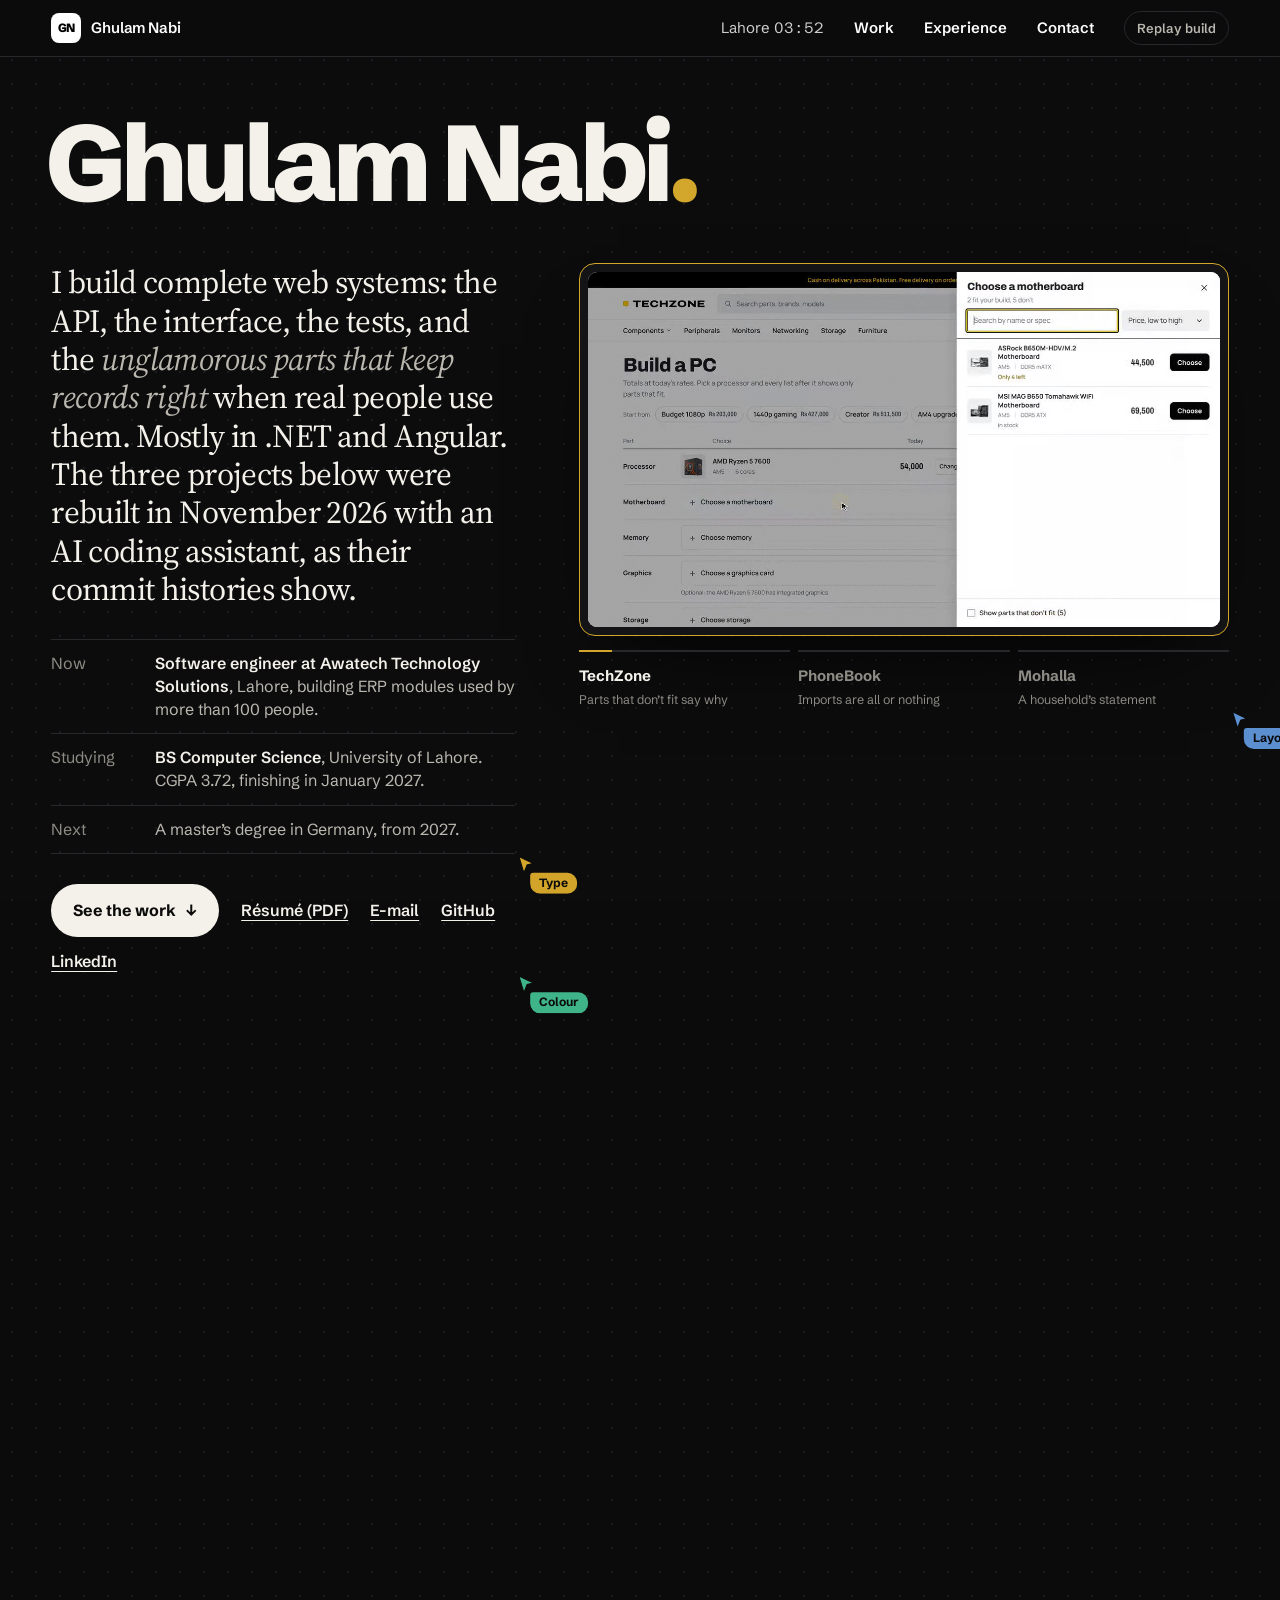
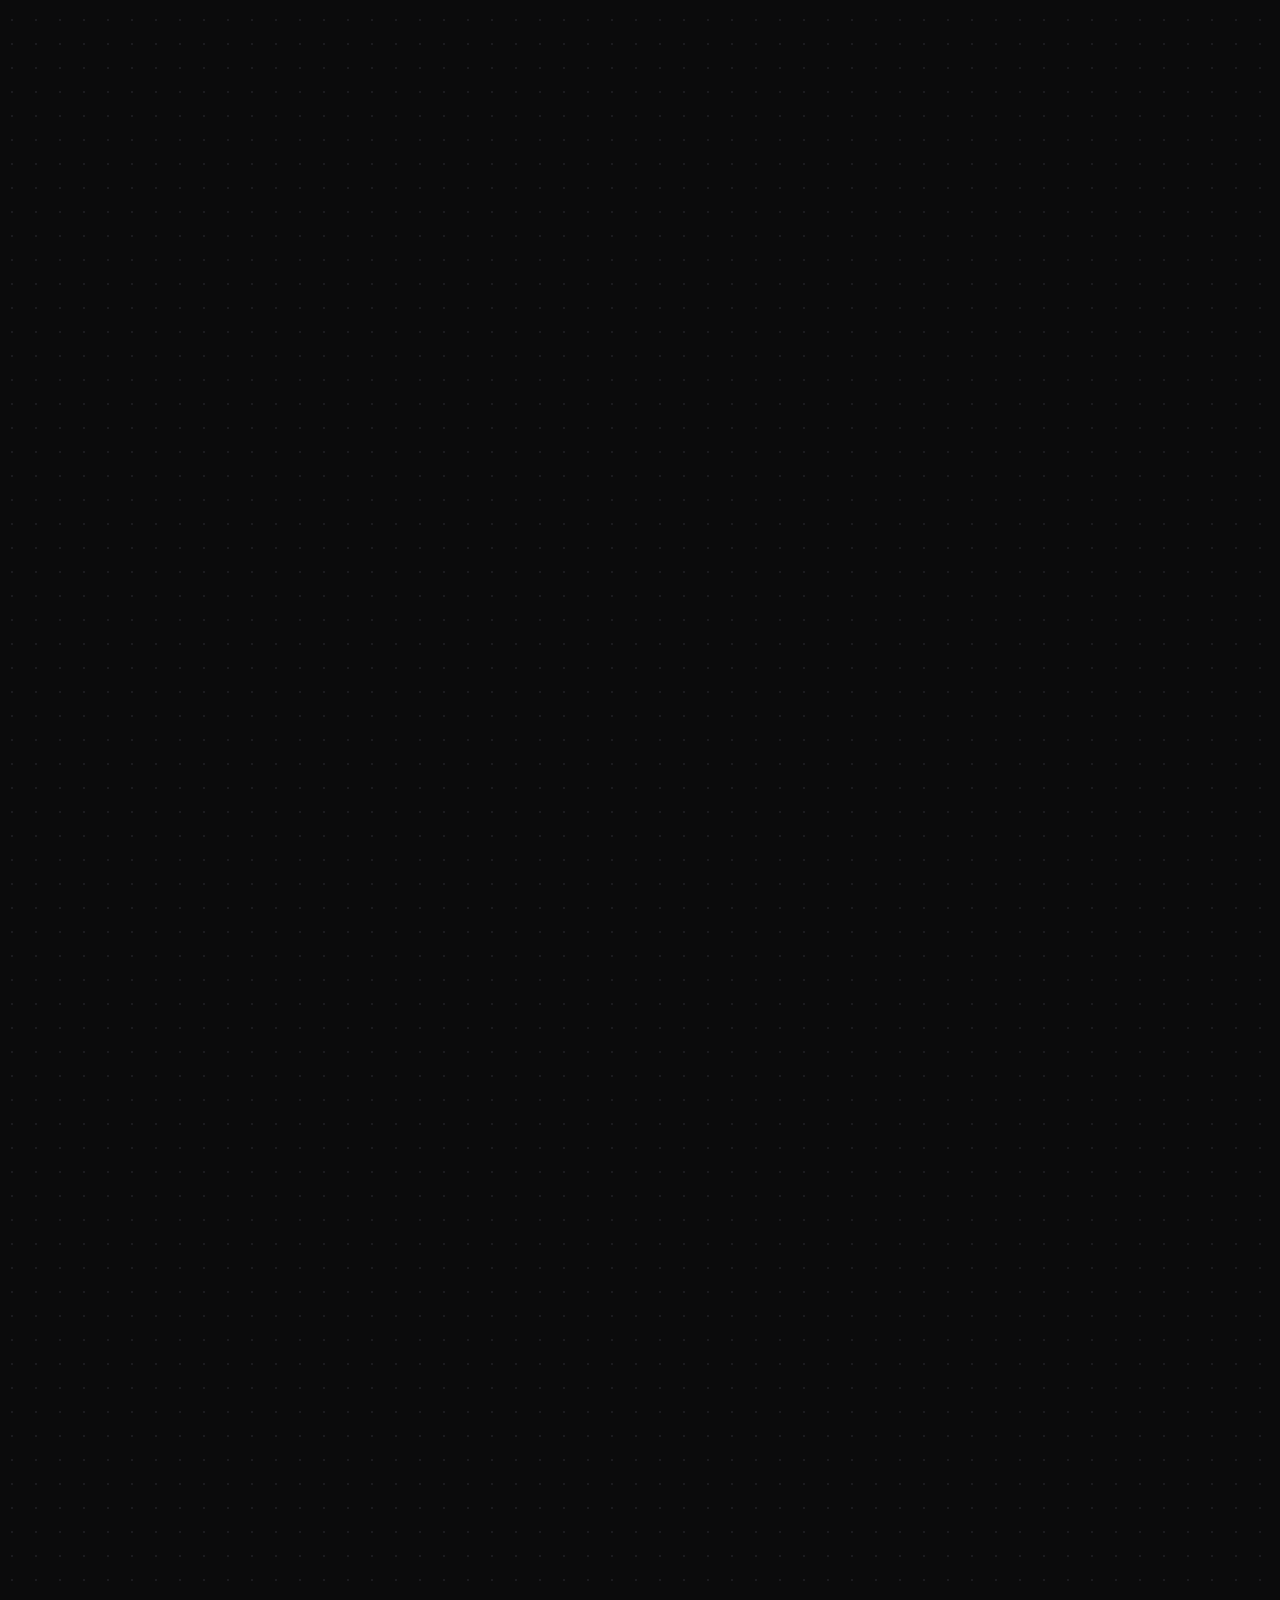
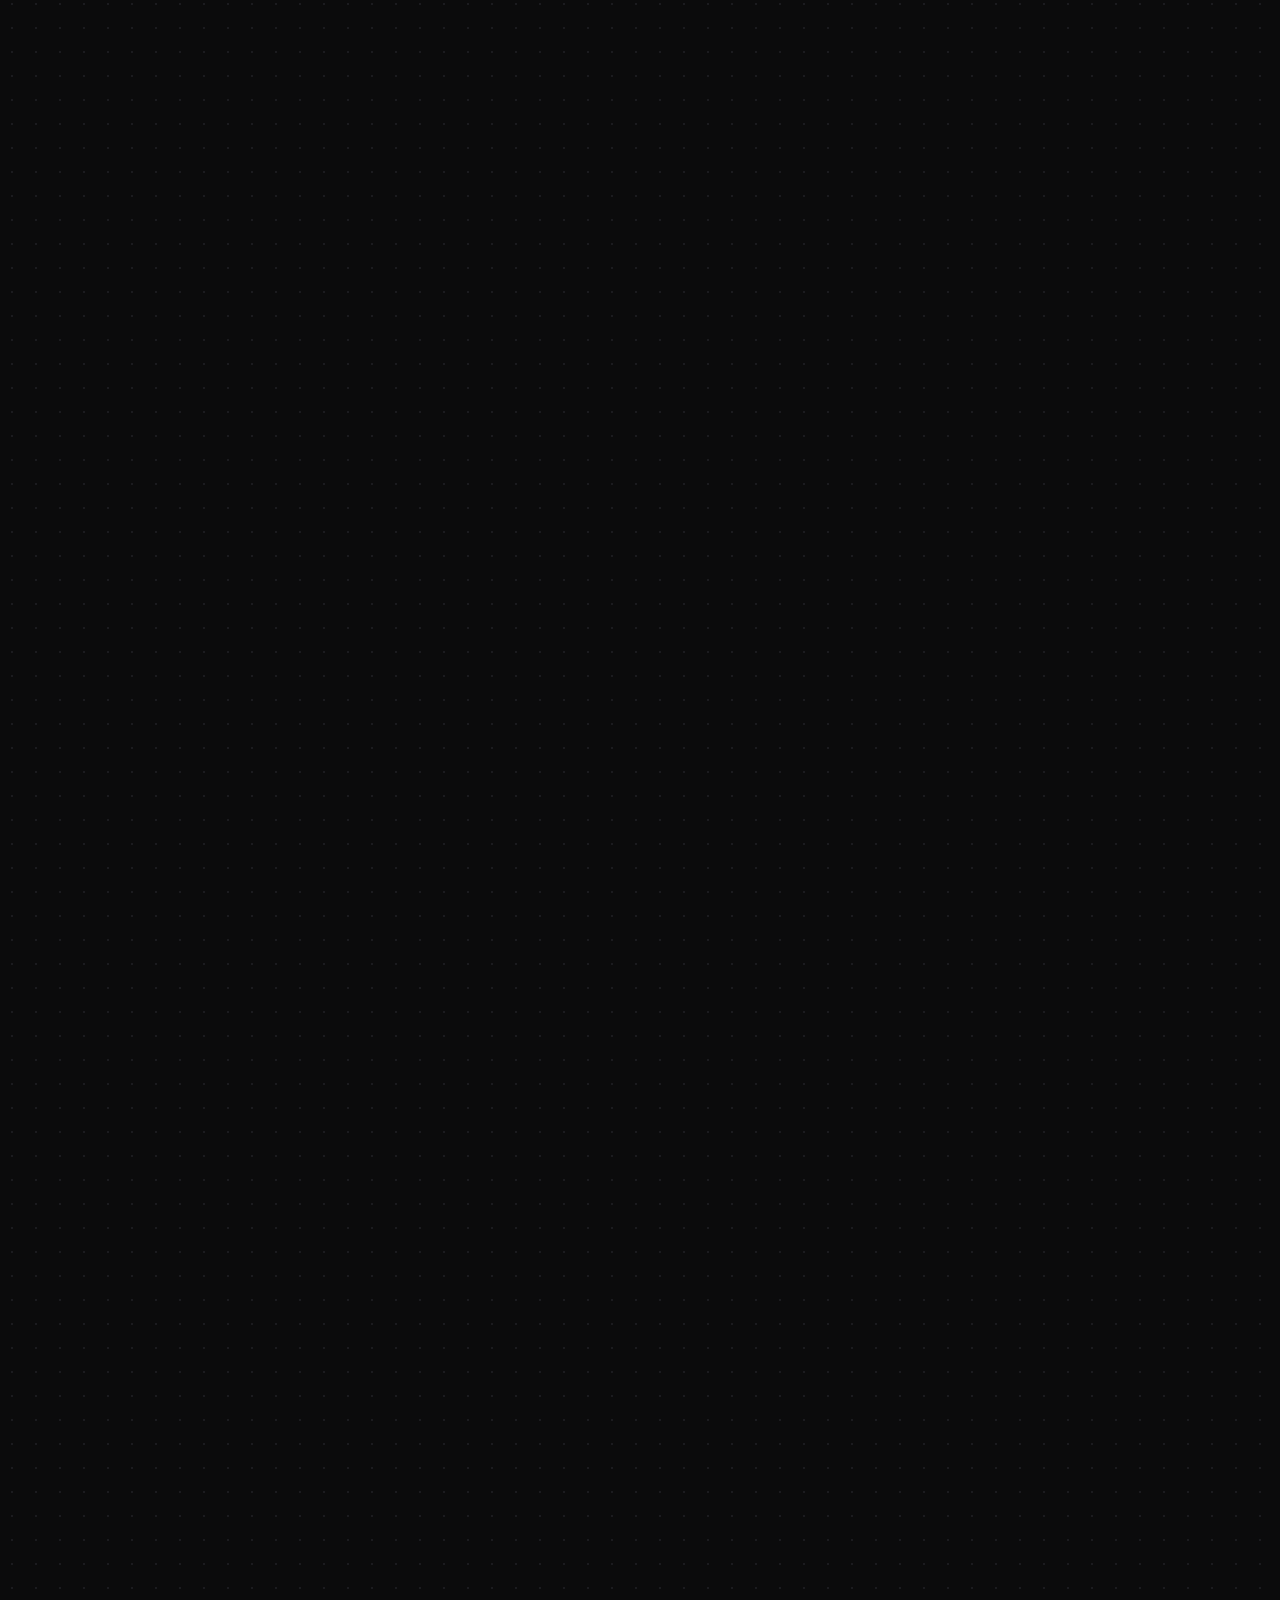
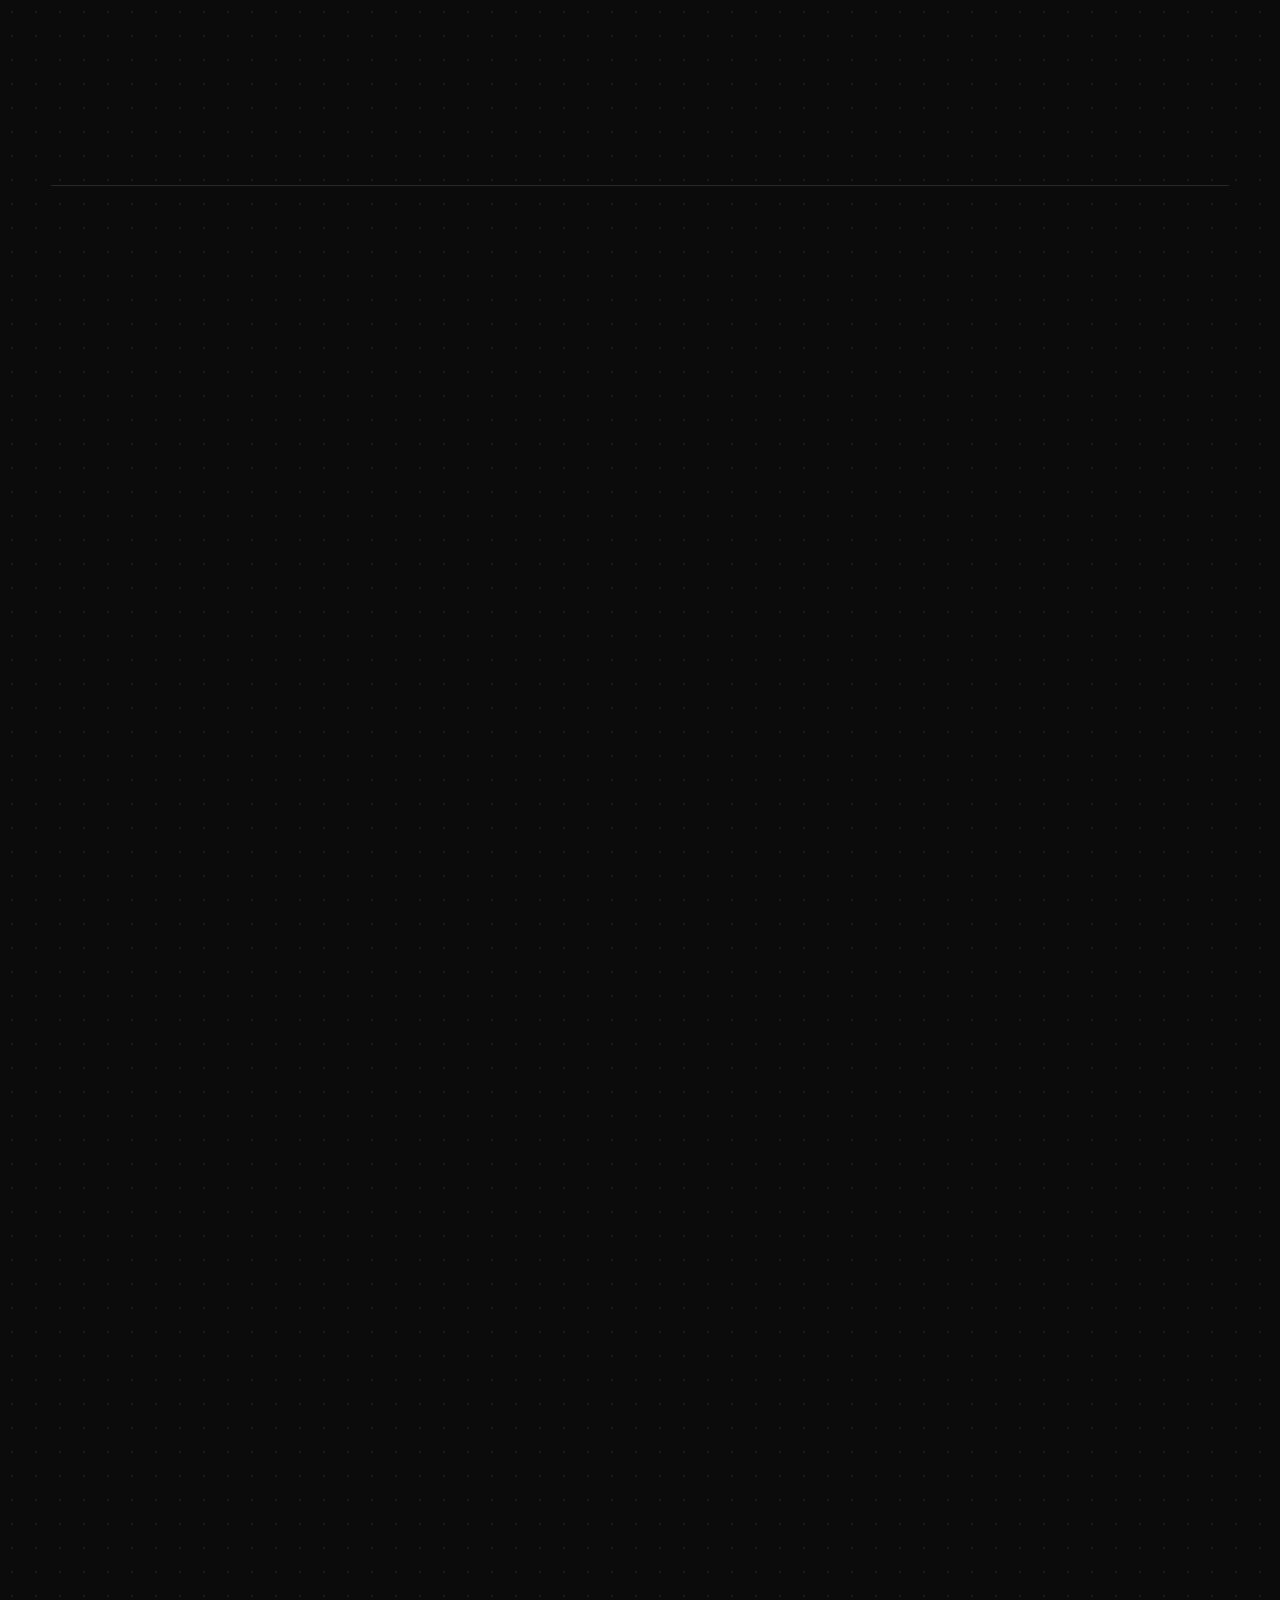
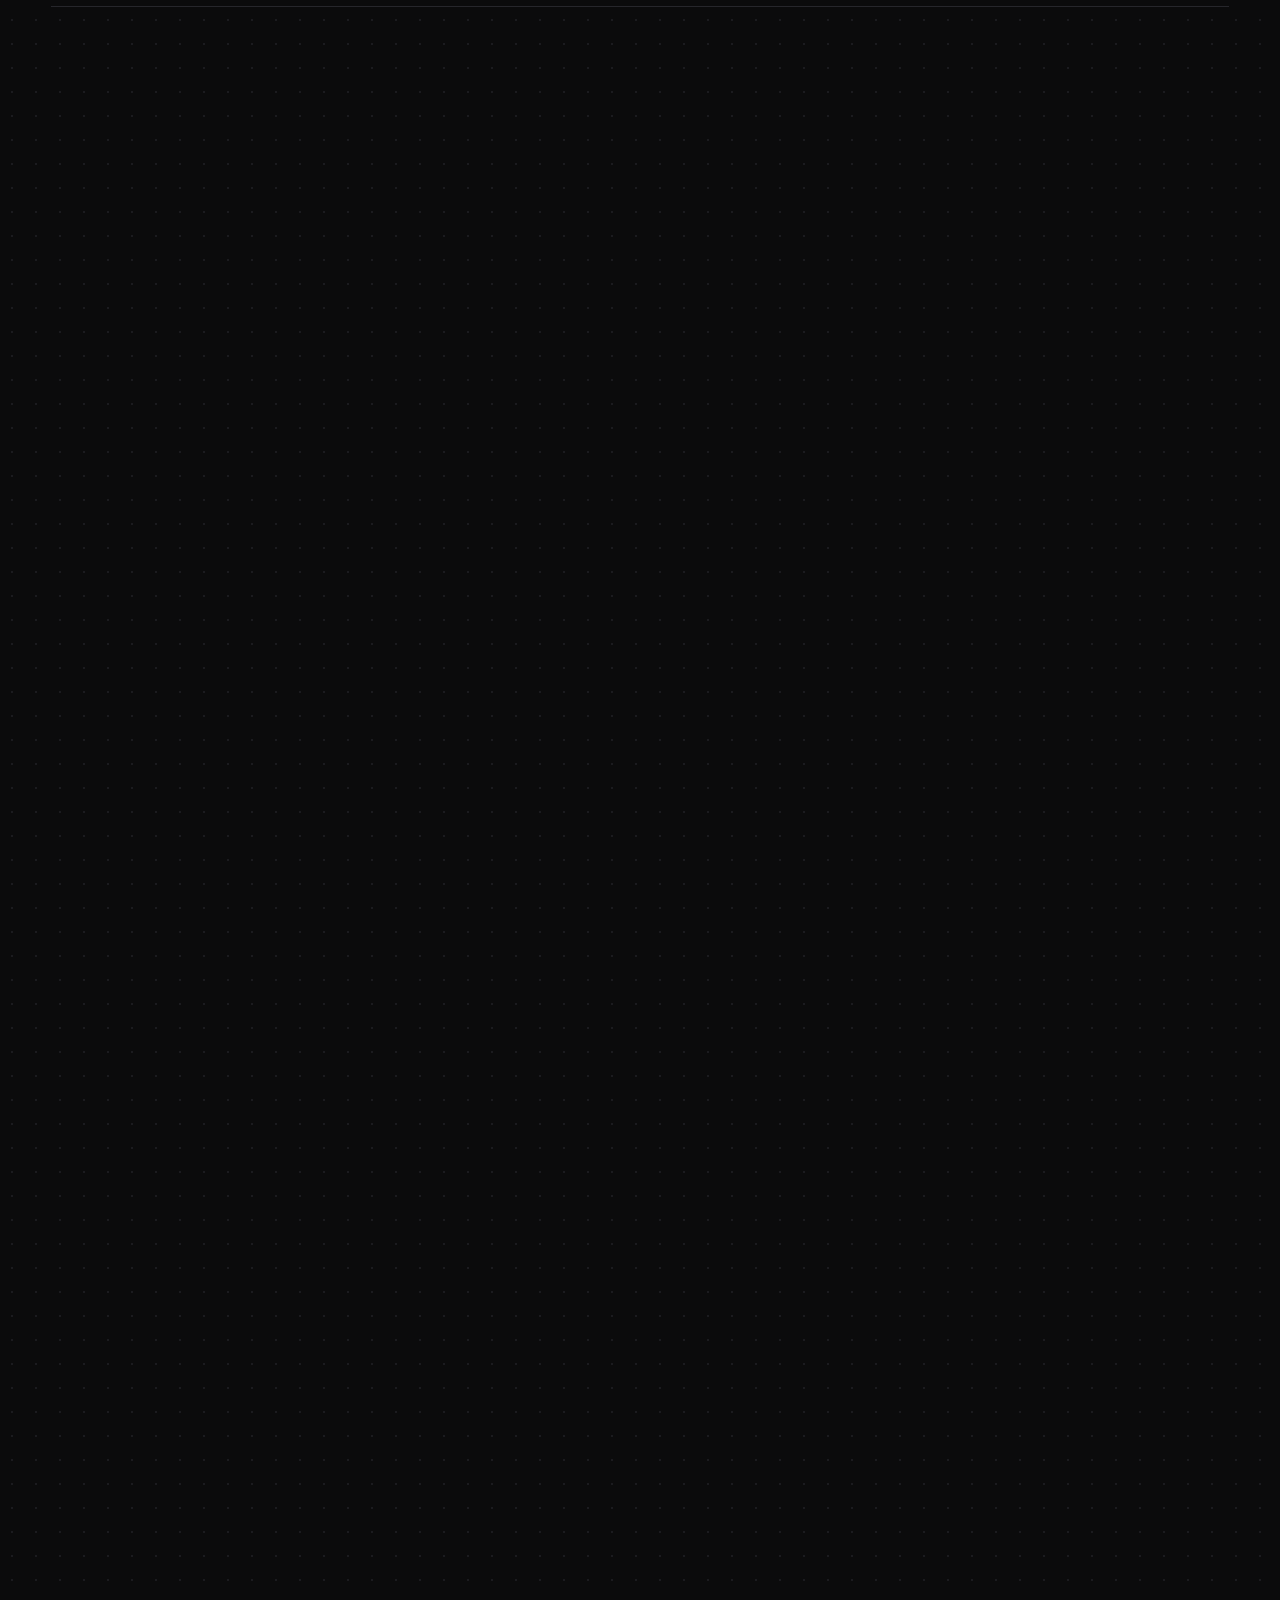
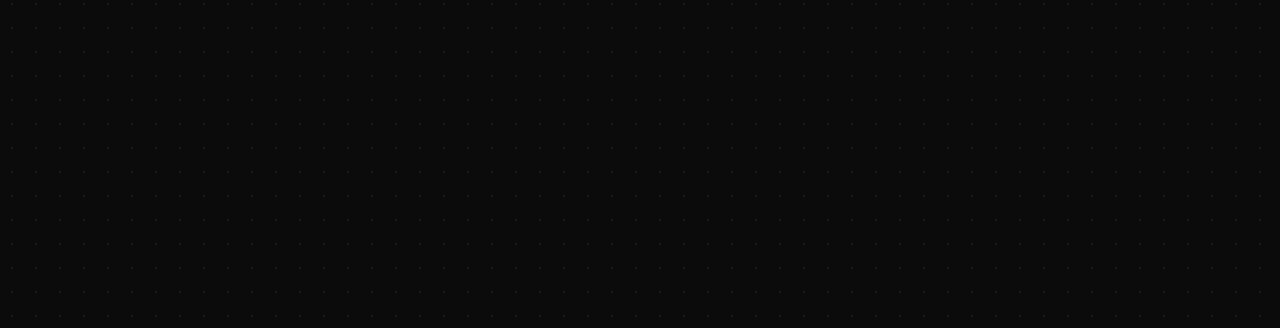
<file: engineering/index.html>
<!doctype html>
<html lang="en">
<head>
<meta charset="utf-8">
<meta name="viewport" content="width=device-width, initial-scale=1">
<title>Ghulam Nabi, software engineer</title>
<meta name="description" content="Ghulam Nabi builds complete web systems in .NET, Angular and PHP: the API, the interface, the tests. Three projects with walkthroughs and case studies.">
<meta name="color-scheme" content="dark">
<meta property="og:title" content="Ghulam Nabi, software engineer">
<meta property="og:description" content="Three systems built end to end, with walkthroughs and case studies: TechZone, PhoneBook and Mohalla.">
<meta property="og:image" content="https://ghulamnabi-dev.github.io/engineering/img/og.png">
<meta property="og:url" content="https://ghulamnabi-dev.github.io/engineering/">
<meta name="twitter:card" content="summary_large_image">
<link rel="icon" href="favicon.svg" type="image/svg+xml">
<link rel="preload" href="fonts/schibsted-grotesk-latin-wght-normal.woff2" as="font" type="font/woff2" crossorigin>
<script type="application/ld+json">{"@context":"https://schema.org","@type":"Person","name":"Ghulam Nabi","jobTitle":"Software Engineer","address":{"@type":"PostalAddress","addressLocality":"Lahore","addressCountry":"PK"},"url":"https://ghulamnabi-dev.github.io/engineering/","sameAs":["https://github.com/ghulamnabi-dev","https://www.linkedin.com/in/ghulam-nabi-67b558374"]}</script>
<meta name="theme-color" content="#0b0b0c">
<link rel="stylesheet" href="css/home.css">
<link rel="stylesheet" href="css/build.css">
<script>
(function (d) {
  d.classList.add('js');
  try {
    if (!matchMedia('(prefers-reduced-motion: reduce)').matches && sessionStorage.getItem('built') !== '1') {
      d.classList.add('build');
      setTimeout(function () { if (!window.__buildAlive) d.classList.remove('build'); }, 3000);
    }
  } catch (e) {}
})(document.documentElement);
</script>
</head>
<body>
<a class="skip" href="#work">Skip to the work</a>
<div class="progress" aria-hidden="true"></div>

<header class="top">
  <div class="wrap">
    <a class="mark" href="./" aria-label="Ghulam Nabi, home"><b aria-hidden="true">GN</b><span>Ghulam Nabi</span></a>
    <nav aria-label="Sections">
      <span class="clock" data-clock>Lahore, UTC+5</span>
      <a href="#work">Work</a>
      <a href="#experience">Experience</a>
      <a href="#contact">Contact</a>
    </nav>
  </div>
</header>

<main>
  <section class="hero" aria-labelledby="hero-title">
    <div class="wrap">
      <h1 id="hero-title" class="it"><span>Ghulam</span> <span>Nabi<i aria-hidden="true">.</i></span></h1>
      <div class="hero__grid">
        <div>
          <p class="lede it">I build complete web systems: the API, the interface, the tests, and the <em>unglamorous parts that keep records right</em> when real people use them. Mostly in .NET and Angular. The three projects below were rebuilt in November 2026 with an AI coding assistant, as their commit histories show.</p>
          <dl class="facts it">
            <div><dt>Now</dt><dd><strong>Software engineer at Awatech Technology Solutions</strong>, Lahore, building ERP modules used by more than 100 people.</dd></div>
            <div><dt>Studying</dt><dd><strong>BS Computer Science</strong>, University of Lahore. CGPA 3.72, finishing in January 2027.</dd></div>
            <div><dt>Next</dt><dd>A master’s degree in Germany, from 2027.</dd></div>
          </dl>
          <div class="links it">
            <a class="btn" href="#work">See the work</a>
            <a href="ghulam-nabi-resume.pdf">Résumé (PDF)</a>
            <a href="mailto:ghulamnabi7885@gmail.com">E-mail</a>
            <a href="https://github.com/ghulamnabi-dev">GitHub</a>
            <a href="https://www.linkedin.com/in/ghulam-nabi-67b558374">LinkedIn</a>
          </div>
        </div>

        <figure class="bench it" data-bench data-project="tz">
          <div class="bench__frame">
            <video muted playsinline preload="metadata" poster="media/tz-loop-builder-poster.jpg" aria-label="TechZone: the PC builder lists the boards that don’t fit, with the reason"></video>
          </div>
          <div class="bench__bar" role="tablist" aria-label="Choose a project to preview">
            <button class="bench__tab" role="tab" aria-selected="true" data-project="tz" data-clip="media/tz-loop-builder" data-label="TechZone: the PC builder lists the boards that don’t fit, with the reason">TechZone<small>Parts that don’t fit say why</small></button>
            <button class="bench__tab" role="tab" aria-selected="false" data-project="pb" data-clip="media/pb-loop-import" data-label="PhoneBook: a vCard file with errors is refused as a whole, with every problem listed">PhoneBook<small>Imports are all or nothing</small></button>
            <button class="bench__tab" role="tab" aria-selected="false" data-project="mo" data-clip="media/mo-loop-statement" data-label="Mohalla: a resident’s statement, then recording a payment">Mohalla<small>A household’s statement</small></button>
          </div>
        </figure>
      </div>
    </div>
  </section>


  <div id="work">
    <div class="wrap head">
      <h2>Three systems, each built <em>end to end.</em></h2>
      <span class="head__n" aria-hidden="true">01 — 03</span>
      <p>Each one is mine from the database to the last screen, with tests, a README that explains the decisions, and a walkthrough you can watch in a few minutes.</p>
    </div>

    <div class="wrap stack">
      <section class="card card--tz" aria-labelledby="tz-title">
        <div class="card__top"><span>01</span><span>PC-parts marketplace for Lahore. PHP 8 and MariaDB, no framework.</span></div>
        <h3 id="tz-title">TechZone</h3>
        <div class="card__grid">
          <figure id="tz-player">
            <video data-loop muted loop playsinline preload="none" poster="media/tz-loop-order-poster.jpg" aria-label="TechZone back-office: an order is confirmed, paid, fulfilled and shipped">
              <source src="media/tz-loop-order.webm" type="video/webm"><source src="media/tz-loop-order.mp4" type="video/mp4">
            </video>
            <figcaption>An order moves from confirmed to shipped. Each step lands on its timeline with who did it.</figcaption>
          </figure>
          <div>
            <p class="card__lede">A storefront built around today’s rates, a PC builder that only offers parts that fit, and a back-office where every order carries its own history.</p>
            <ul>
              <li>The builder explains itself</li>
              <li>Stock is a ledger, not a number</li>
              <li>Ten admin screens on one AG Grid wrapper</li>
            </ul>
            <details class="hood"><summary>Under the hood</summary><ul><li><b>AG Grid on ten admin screens</b> through one wrapper: search, filters, bulk actions, CSV export, saved column layouts</li><li><b>Shared <code>core/</code> library</b> sessions, CSRF, validation and checkout, used by the storefront and the admin</li><li><b>Row locks at checkout</b> <code>SELECT … FOR UPDATE</code> in one transaction, so it cannot oversell</li><li><b>Audit log</b> every admin write stored with a before and after diff</li><li><b>Pure rule functions</b> compatibility, shipping and discounts shared by every surface</li></ul></details>
            <p class="card__stack">PHP 8, MariaDB, plain JavaScript, AG Grid, GitHub Actions</p>
            <div class="links">
              <a class="btn btn--go" href="work/techzone/">Read the case study</a>
              <button class="play" type="button" data-youtube="zRxEUyW1uIs" data-target="tz-player" data-title="TechZone walkthrough">Watch the walkthrough (2:48)</button>
              <a href="https://github.com/ghulamnabi-dev/TechZone">View the code</a>
            </div>
          </div>
        </div>
      </section>

      <section class="card card--pb" aria-labelledby="pb-title">
        <div class="card__top"><span>02</span><span>Contacts app. ASP.NET Core 9 API and Angular 19 client.</span></div>
        <h3 id="pb-title">PhoneBook</h3>
        <div class="card__grid">
          <figure id="pb-player">
            <video data-loop muted loop playsinline preload="none" poster="media/pb-loop-search-poster.jpg" aria-label="PhoneBook: typing part of a number narrows the list and opens a contact">
              <source src="media/pb-loop-search.webm" type="video/webm"><source src="media/pb-loop-search.mp4" type="video/mp4">
            </video>
            <figcaption>Typing “+92 30” finds every number that contains it, however it was written.</figcaption>
          </figure>
          <div>
            <p class="card__lede">Contacts with several numbers each, groups, favourites, search by any part of a number, and vCard import and export.</p>
            <ul>
              <li>Imports are all or nothing</li>
              <li>Each account sees only its own data</li>
              <li>Tested at both ends</li>
            </ul>
            <details class="hood"><summary>Under the hood</summary><ul><li><b>Generic Repository and Unit of Work</b> several repositories commit together or not at all</li><li><b>JWT with the standard library</b> HS256 tokens, no ASP.NET Identity</li><li><b>RFC 7807 errors</b> one exception handler for every failure path</li><li><b>WebApplicationFactory tests</b> the real API on in-memory SQLite</li><li><b>vCard 3.0 reader and writer</b> no library</li></ul></details>
            <p class="card__stack">C#, ASP.NET Core 9, EF Core, SQLite or SQL Server, Angular 19, Angular Material, xUnit, Docker</p>
            <div class="links">
              <a class="btn btn--go" href="work/phonebook/">Read the case study</a>
              <button class="play" type="button" data-youtube="OrchwyS9jfs" data-target="pb-player" data-title="PhoneBook walkthrough">Watch the walkthrough (1:25)</button>
              <a href="https://github.com/ghulamnabi-dev/PhoneBook">View the code</a>
            </div>
          </div>
        </div>
      </section>

      <section class="card card--mo" aria-labelledby="mo-title">
        <div class="card__top"><span>03</span><span>Finances for a housing society. ASP.NET Core 9 and Angular 19.</span></div>
        <h3 id="mo-title">Mohalla</h3>
        <div class="card__grid">
          <figure id="mo-player">
            <video data-loop muted loop playsinline preload="none" poster="media/mo-loop-ledger-poster.jpg" aria-label="Mohalla: the monthly ledger, then the dashboard in dark mode">
              <source src="media/mo-loop-ledger.webm" type="video/webm"><source src="media/mo-loop-ledger.mp4" type="video/mp4">
            </video>
            <figcaption>The monthly ledger: each month opens with the last month’s closing balance.</figcaption>
          </figure>
          <div>
            <p class="card__lede">Residents, monthly contributions, expenses, and a ledger that closes each month by itself and carries the balance forward.</p>
            <ul>
              <li>The ledger closes itself</li>
              <li>Admins change, viewers read</li>
              <li>Statements a household can follow</li>
            </ul>
            <details class="hood"><summary>Under the hood</summary><ul><li><b>Controllers, services, repositories</b> every dependency behind an interface</li><li><b>Identity and JWT roles</b> <code>[Authorize(Roles)]</code> on every write</li><li><b>Hangfire</b> the scheduled job that opens each month</li><li><b>Signals and standalone components</b> Angular 19, lazy routes</li><li><b>A 60-line SVG chart</b> no charting dependency, about 114 kB gzipped</li></ul></details>
            <p class="card__stack">C#, ASP.NET Core 9, EF Core, SQL Server, Hangfire, Angular 19, Material 3, Docker</p>
            <div class="links">
              <a class="btn btn--go" href="work/mohalla/">Read the case study</a>
              <button class="play" type="button" data-youtube="zd3m_JkKpFA" data-target="mo-player" data-title="Mohalla walkthrough">Watch the walkthrough (0:36)</button>
              <a href="https://github.com/ghulamnabi-dev/mohalla">View the code</a>
            </div>
          </div>
        </div>
      </section>
    </div>
  </div>

  <section class="flood" aria-labelledby="sf-title">
    <div class="wrap flood__grid">
      <div>
        <p class="flood__kind">Final-year project, with a team of four. 2026.</p>
        <h2 id="sf-title">Sentinel Flux Core</h2>
        <p class="flood__lede">A Python toolkit that maps floods from Sentinel-1 radar imagery, which sees through the monsoon clouds that blind optical satellites, and reports what the water is likely to reach.</p>
        <p>Benchmarked on the Pakistan 2022 floods, with each area held out of training in turn. I coordinated the team, led the documentation and designed the command-line tool that runs the pipeline from data checks to the review dashboard. The detection and classification code is the team’s work.</p>
        <div class="nums">
          <div><b>0.874</b><span>macro F1 on 14 held-out areas; 0.743 on the 5 with official maps</span></div>
          <div><b>186</b><span>automated tests passing, 125 more skipped</span></div>
        </div>
      </div>
      <figure class="radar" data-radar>
        <canvas width="640" height="420" role="img" aria-label="Illustration: a river in a radar image before a flood, after it, and the area that changed"></canvas>
        <div class="radar__bar" role="group" aria-label="Choose a view">
          <button type="button" aria-pressed="true">Before</button>
          <button type="button" aria-pressed="false">After</button>
          <button type="button" aria-pressed="false">What changed</button>
        </div>
        <figcaption>An illustration drawn in your browser, not project data. In radar imagery open water reads dark, so a flood shows up as land that went dark between two passes.</figcaption>
      </figure>
    </div>
  </section>

  <section aria-labelledby="also-title">
    <div class="wrap head">
      <h2 id="also-title">Also</h2>
    </div>
    <div class="wrap">
      <ul class="rows">
        <li class="row">
          <div class="row__when">2026<br>Design stage</div>
          <div>
            <h3>Digital Well-being <small>a mental-health check-in for my university</small></h3>
            <p>After two students died within a single month in late 2025, my university responded by setting up a well-being society where students can talk to teachers and a psychiatrist. I noticed that almost nobody goes. Walking into that office is a public act, and for many students that is the hardest part.</p>
            <p>So I led the design of a first step that needs no office: a private check-in a student opens on their phone from a QR code on a noticeboard. It asks 37 questions built on the PHQ-9 and GAD-7 screening questionnaires, then either suggests self-help or recommends a visit to the society. It screens and never diagnoses, and any sign of suicidal thoughts skips the model and shows crisis help at once.</p>
            <p>Done so far: the questionnaire with the evidence behind each question, and a benchmark of three models on a public student-depression dataset, trained on CPU and on GPU. The app is not built and no student data has been collected. That waits for ethics approval and supervision by the society’s counsellors.</p>
          </div>
          <div class="row__aside">Python, scikit-learn, XGBoost, RAPIDS cuML</div>
        </li>
        <li class="row">
          <div class="row__when">2026<br>Working on</div>
          <div>
            <h3>Shotwise <small>a pipeline for AI story series</small></h3>
            <p>A Python pipeline that takes a story from script to shot breakdown, keyframes, video, voice and a finished episode. Every model or service is a swappable provider with a fallback chain, and the last link in every chain is a manual step, so a missing model never stops the run.</p>
            <p>The breakdown stage, the stage runner, the job queue and a local review page are written and tested. No episode has been rendered end to end yet. That is the next step.</p>
          </div>
          <div class="row__aside"><a href="https://github.com/ghulamnabi-dev/shotwise">View the code</a><br>Python, Typer, FastAPI, ComfyUI</div>
        </li>
        <li class="row">
          <div class="row__when">2026<br>Internship</div>
          <div>
            <h3>Detection rules and Linux security scripts <small>from a cyber-security internship</small></h3>
            <p>From an eight-week cyber-security internship: Sigma rules mapped to MITRE ATT&amp;CK, YARA rules, hunting queries for Microsoft Sentinel and Splunk, and Bash scripts for a security audit and incident triage. All of it defensive.</p>
          </div>
          <div class="row__aside"><a href="https://github.com/ghulamnabi-dev/Cyber_Security">View the code</a></div>
        </li>
      </ul>
    </div>
  </section>

  <section id="experience" aria-labelledby="exp-title">
    <div class="wrap head">
      <h2 id="exp-title">Experience</h2>
    </div>
    <div class="wrap">
      <ul class="rows">
        <li class="row">
          <div class="row__when">Sep 2025 to now</div>
          <div>
            <h3>Software engineer <small>Awatech Technology Solutions, Lahore</small></h3>
            <p>ERP modules from end to end: ASP.NET Core endpoints, Angular forms and dashboards, and SQL Server migrations, used by more than 100 people. I also keep the front-end dependencies healthy. Kept on after my internship, alongside my final year.</p>
          </div>
          <div class="row__aside">.NET, Angular, SQL Server</div>
        </li>
        <li class="row">
          <div class="row__when">Jul to Aug 2026</div>
          <div>
            <h3>Cyber security intern <small>Allied Software Engineers, remote</small></h3>
            <p>Eight weeks of vulnerability assessment, security monitoring, secure configuration and incident response.</p>
          </div>
          <div class="row__aside">Completion certificate</div>
        </li>
        <li class="row">
          <div class="row__when">Jul 2024 to Aug 2025</div>
          <div>
            <h3>Software development intern <small>Awatech Technology Solutions, Lahore</small></h3>
            <p>CRUD applications in .NET and Angular: API endpoints, data-entry forms and validation on SQL Server, through pull requests and code review.</p>
          </div>
          <div class="row__aside">.NET, Angular</div>
        </li>
        <li class="row">
          <div class="row__when">Sep to Dec 2022</div>
          <div>
            <h3>SEO intern <small>Petsaal Technologies, Lahore</small></h3>
            <p>Technical and on-page SEO, Google Analytics and Search Console, WordPress performance.</p>
          </div>
          <div class="row__aside"></div>
        </li>
      </ul>
    </div>

    <div class="wrap two">
      <div>
        <h3>Education</h3>
        <ul class="list">
          <li><span>2023 to 2027</span><span><strong>BS Computer Science</strong>, The University of Lahore. CGPA 3.72 after seven of eight semesters. Dean’s Honour List, Fall 2023.</span></li>
          <li><span>2020 to 2022</span><span><strong>FSc Pre-Medical</strong>, Aspire College, Okara.</span></li>
          <li><span>2025</span><span><strong>Crash Course on Python</strong>, Google, on Coursera.</span></li>
          <li><span>2024 to 2025</span><span><strong>Leadership Program</strong>, UOL Student Guild.</span></li>
        </ul>
      </div>
      <div>
        <h3>Languages</h3>
        <ul class="list">
          <li><span>Urdu</span><span>Native.</span></li>
          <li><span>English</span><span>Fluent. My language of study through school and university.</span></li>
          <li><span>German</span><span>Beginner (A1), and learning.</span></li>
        </ul>
      </div>
    </div>
  </section>

  <section class="contact" id="contact" aria-labelledby="contact-title">
    <div class="wrap contact__grid">
      <div>
        <p class="contact__kind">Contact</p>
        <h2 id="contact-title">Get in <em>touch.</em></h2>
        <p>For a role, a project, or a question about any of this work, e-mail is the quickest way to reach me. I’m in Lahore, five hours ahead of UTC.</p>
      </div>
      <ul class="ways">
        <li style="--w:#d2a52a"><a href="mailto:ghulamnabi7885@gmail.com"><span>E-mail</span><b>ghulamnabi7885@gmail.com</b><i aria-hidden="true">↗</i></a><button type="button" data-copy="ghulamnabi7885@gmail.com">Copy</button></li>
        <li style="--w:#c0603a"><a href="ghulam-nabi-resume.pdf"><span>Résumé</span><b>PDF, two pages</b><i aria-hidden="true">↗</i></a></li>
        <li style="--w:#7a73d6"><a href="https://github.com/ghulamnabi-dev"><span>GitHub</span><b>ghulamnabi-dev</b><i aria-hidden="true">↗</i></a></li>
        <li style="--w:#3fb488"><a href="https://www.linkedin.com/in/ghulam-nabi-67b558374"><span>LinkedIn</span><b>ghulam-nabi</b><i aria-hidden="true">↗</i></a></li>
      </ul>
    </div>
    <footer class="wrap foot">
      <span>© 2026 Ghulam Nabi</span>
      <span>Made with the help of an AI coding assistant. The fonts are hosted here and nothing tracks you.</span>
    </footer>
  </section>
</main>

<script src="js/home.js" defer></script>
<script src="js/fold.js" defer></script>
<script src="js/build.js" defer></script>
<script src="js/zoom.js" defer></script>
</body>
</html>
</file>
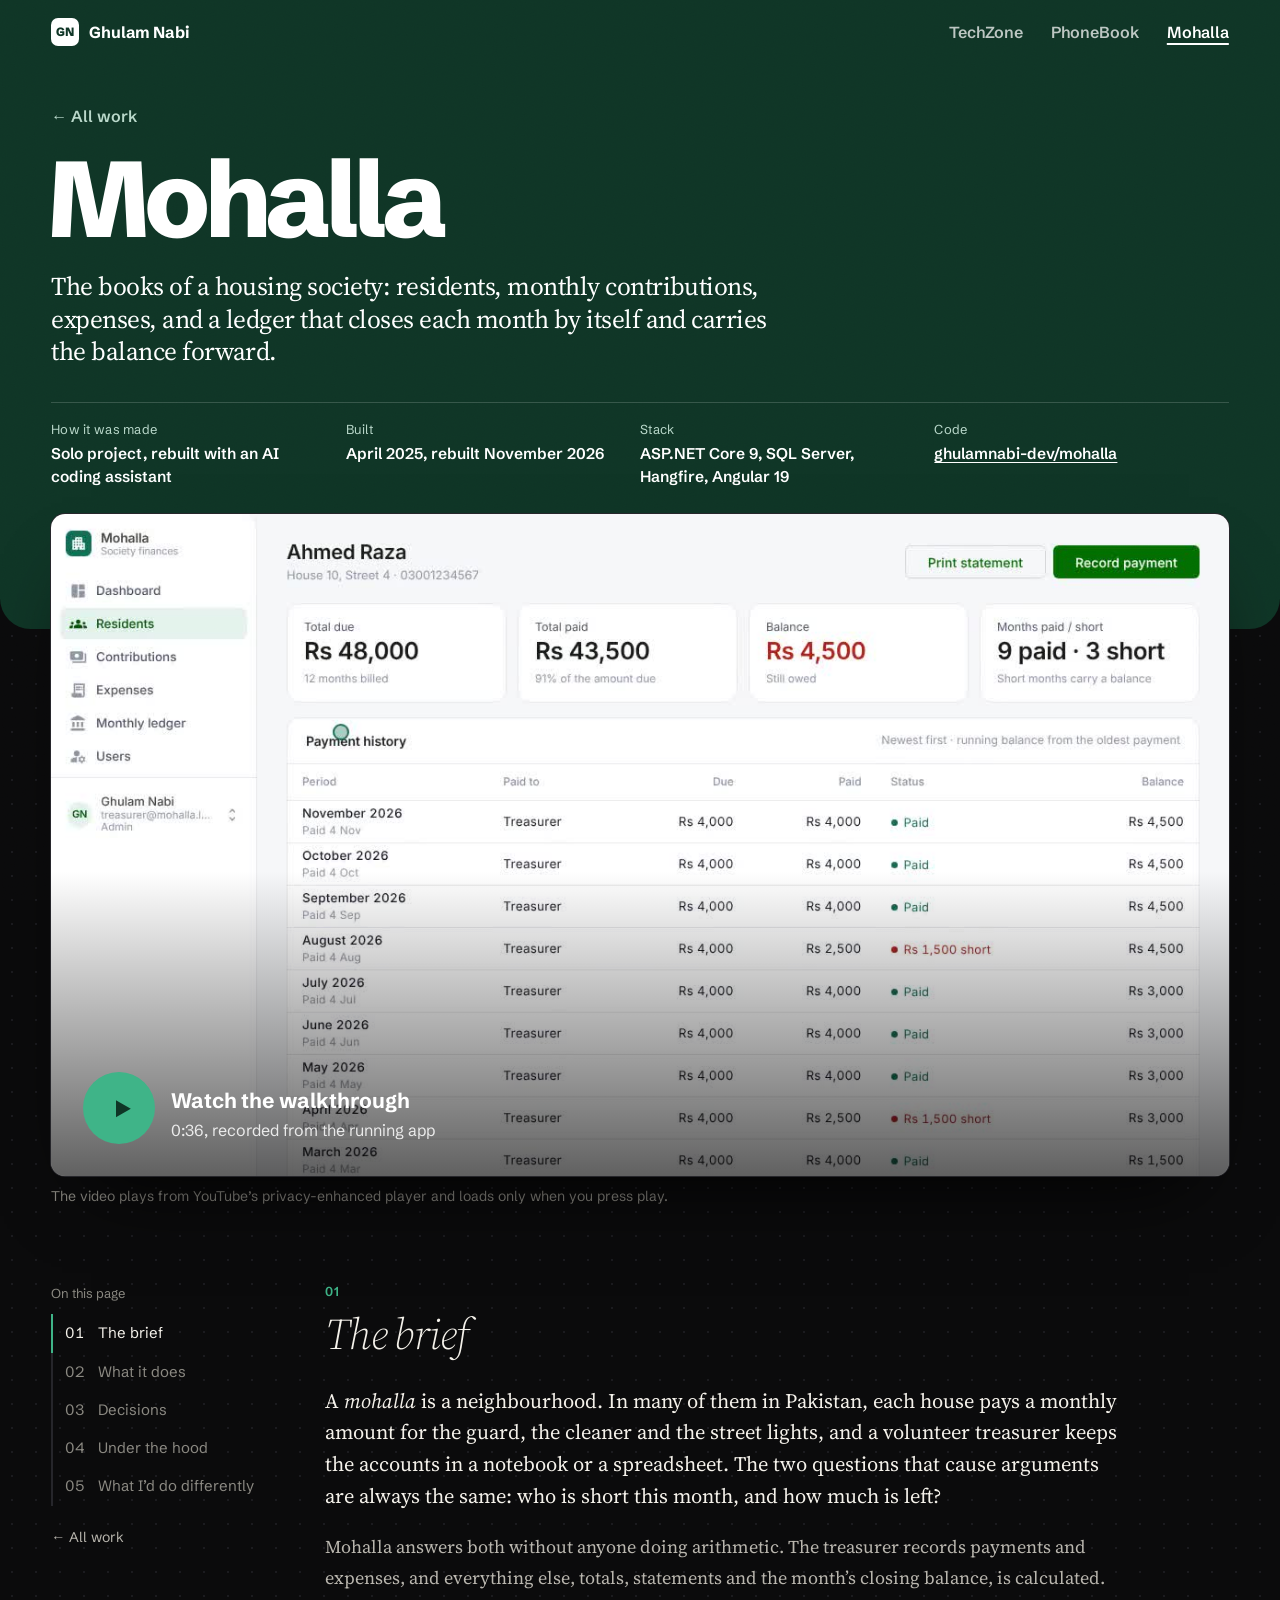
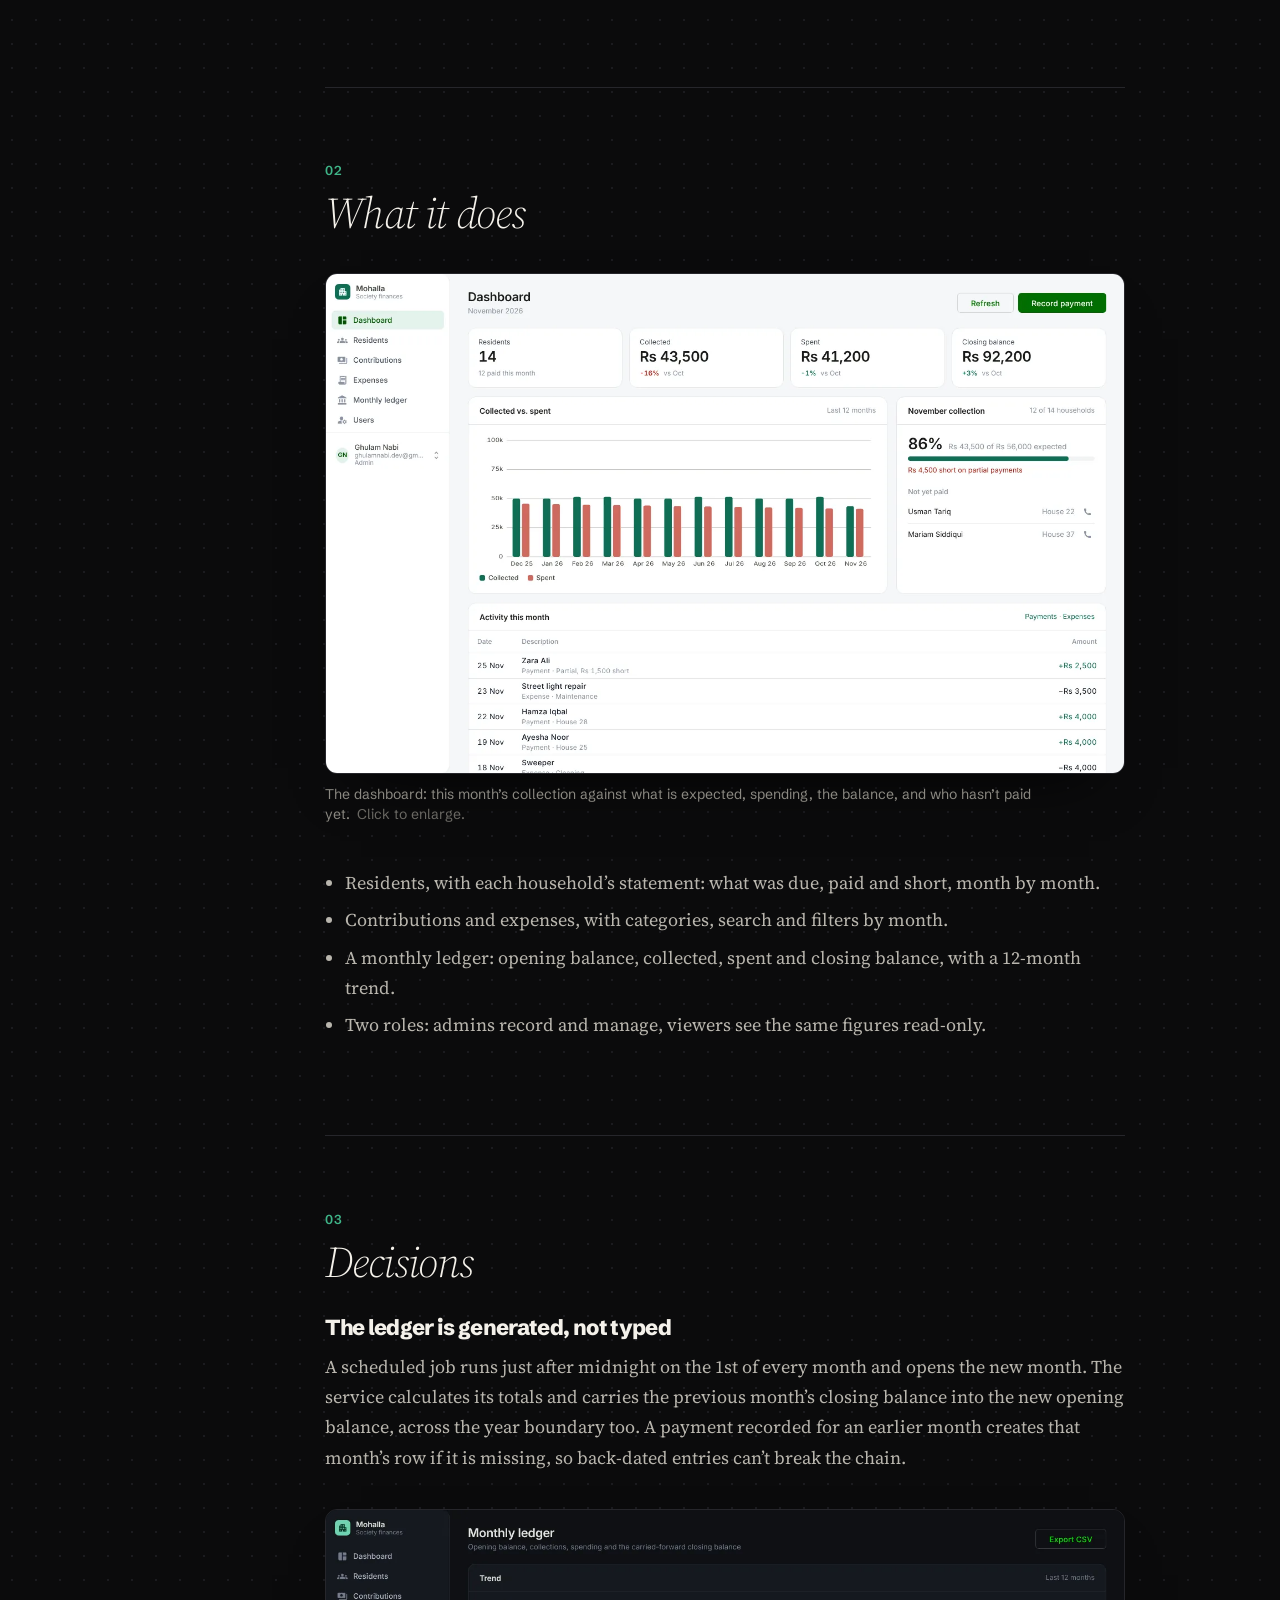
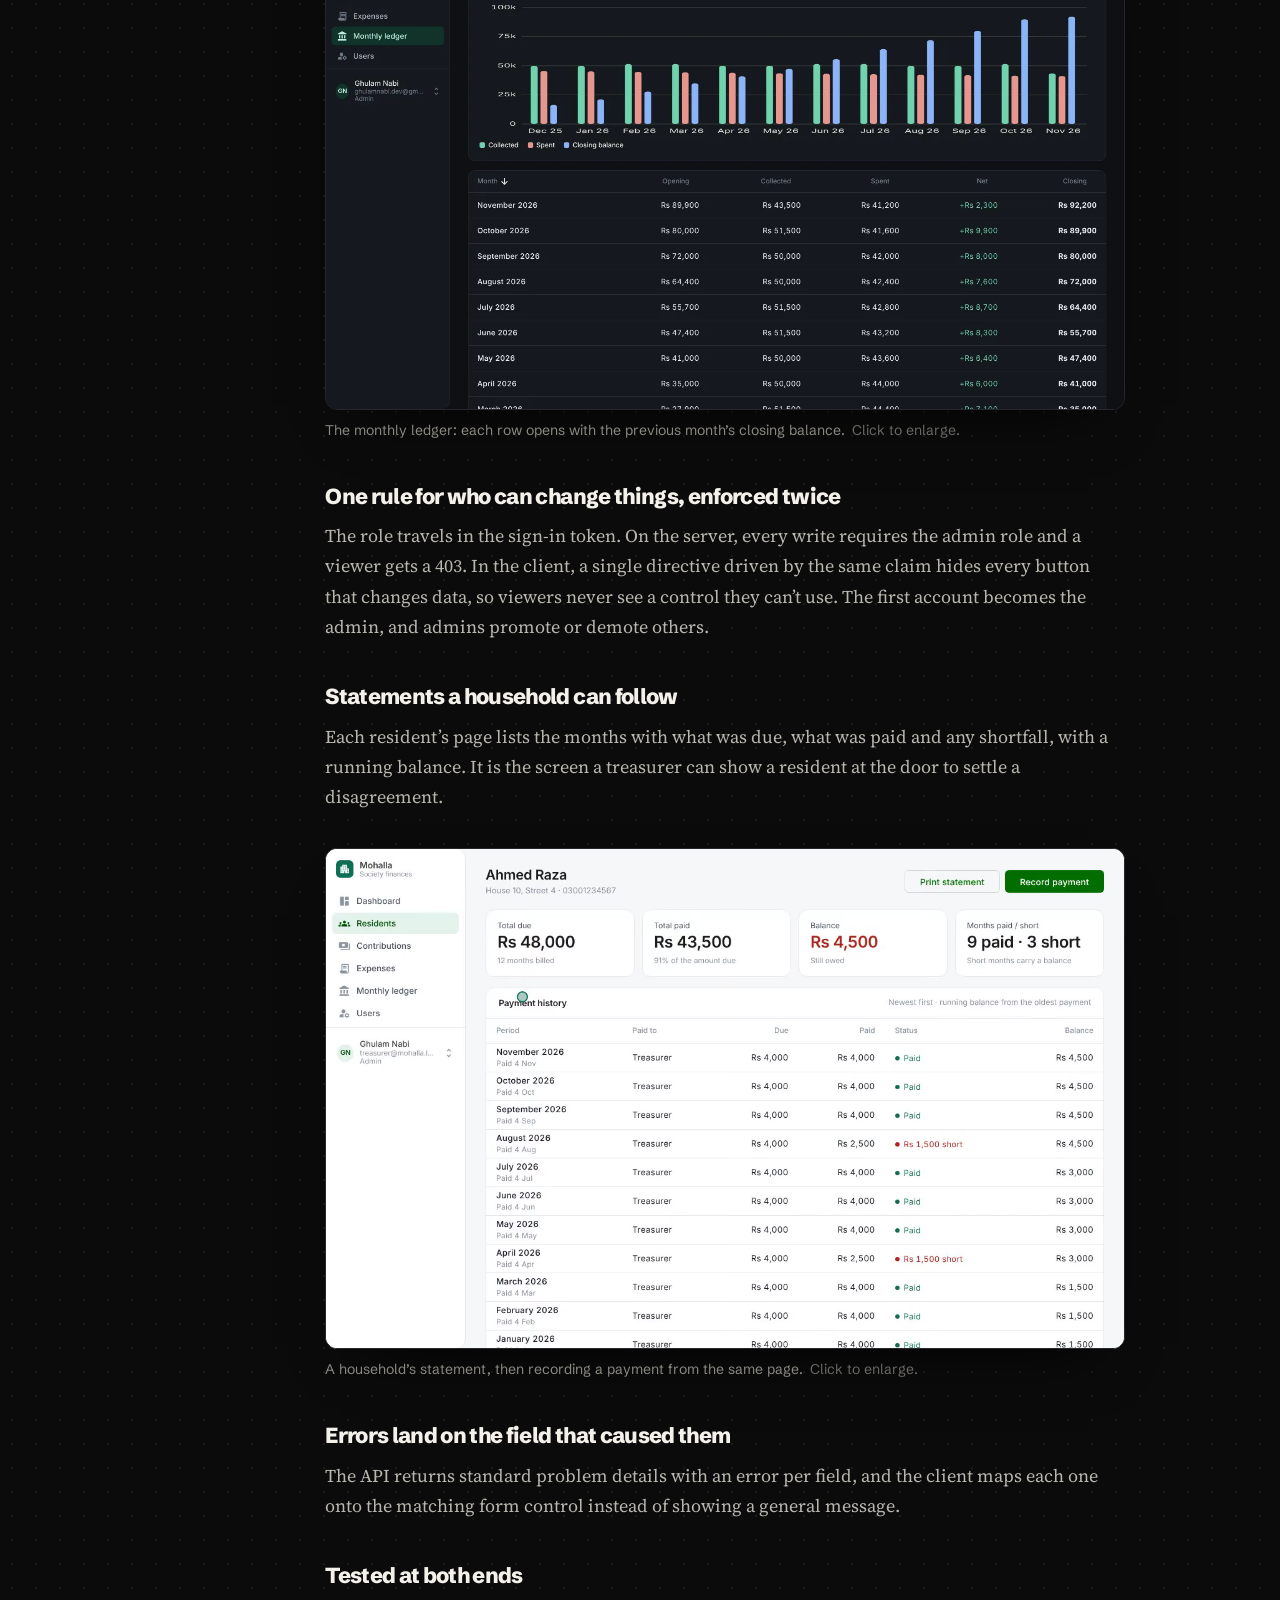
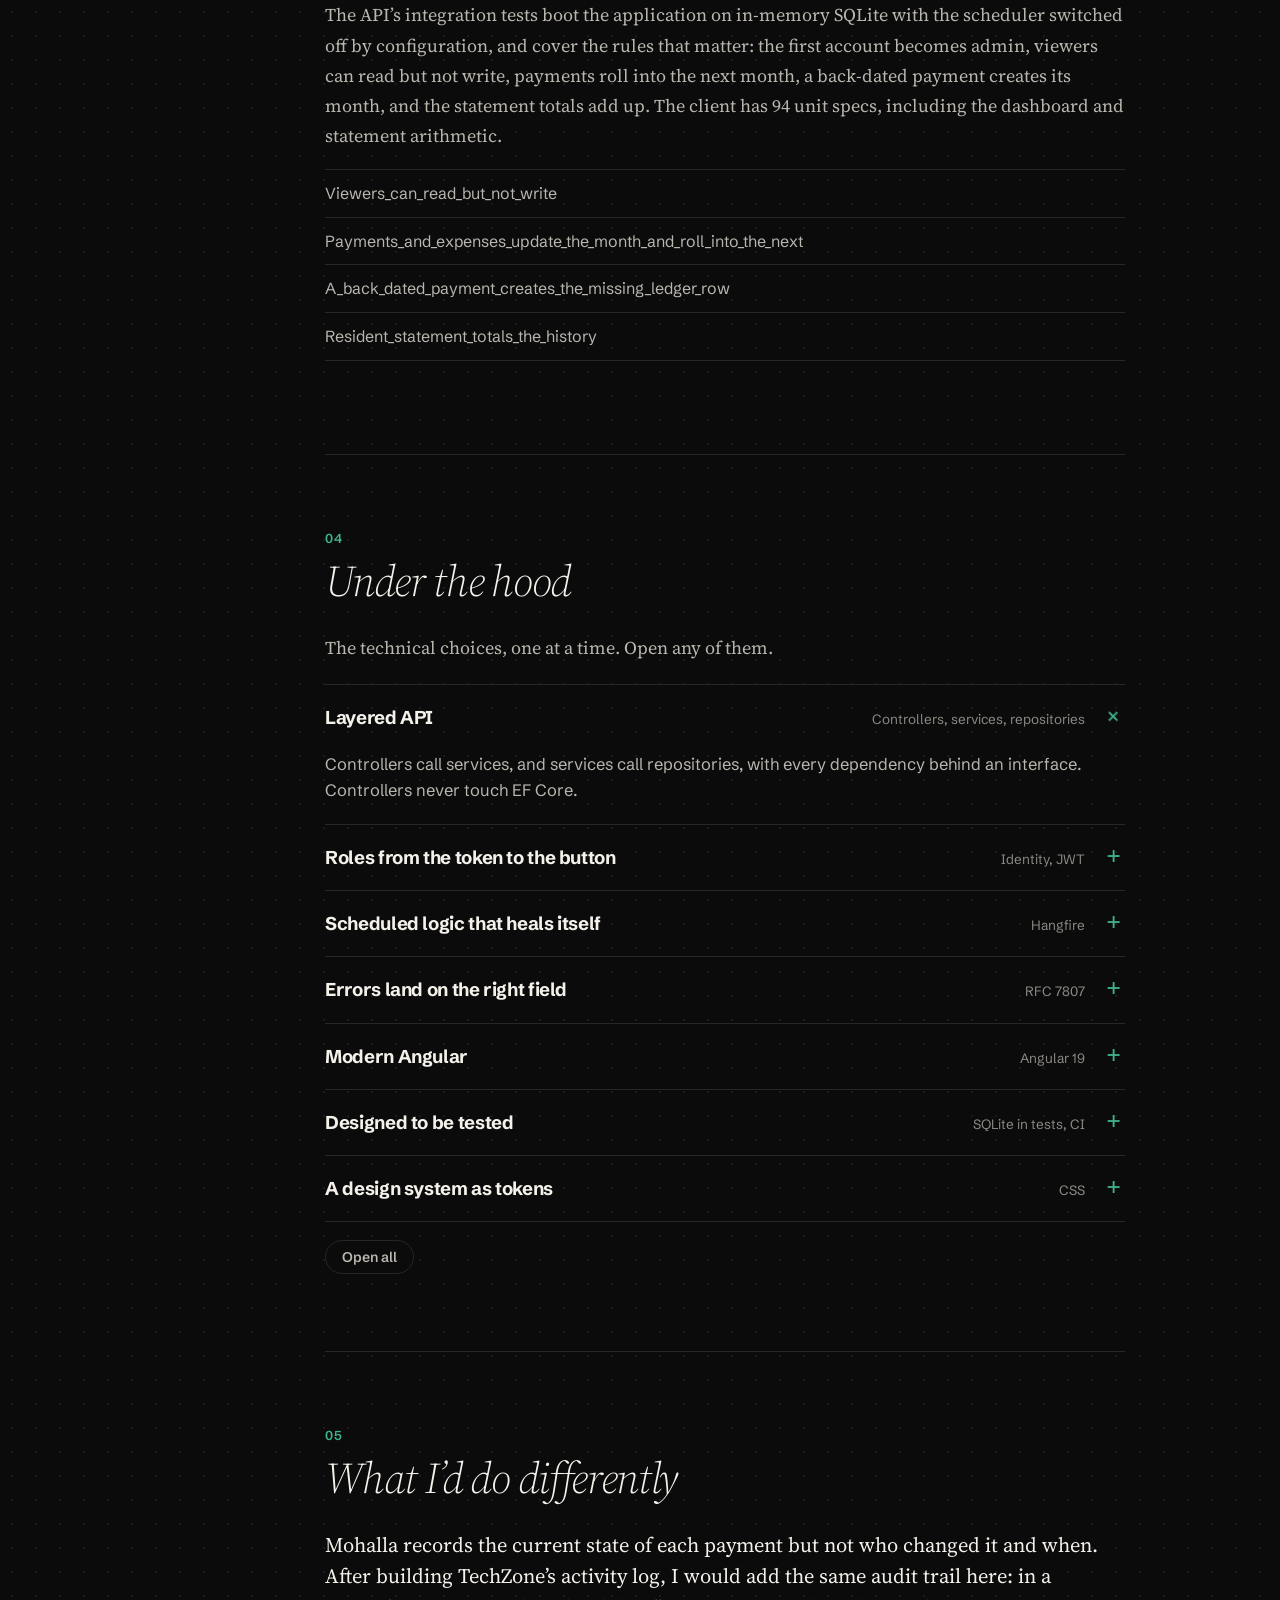
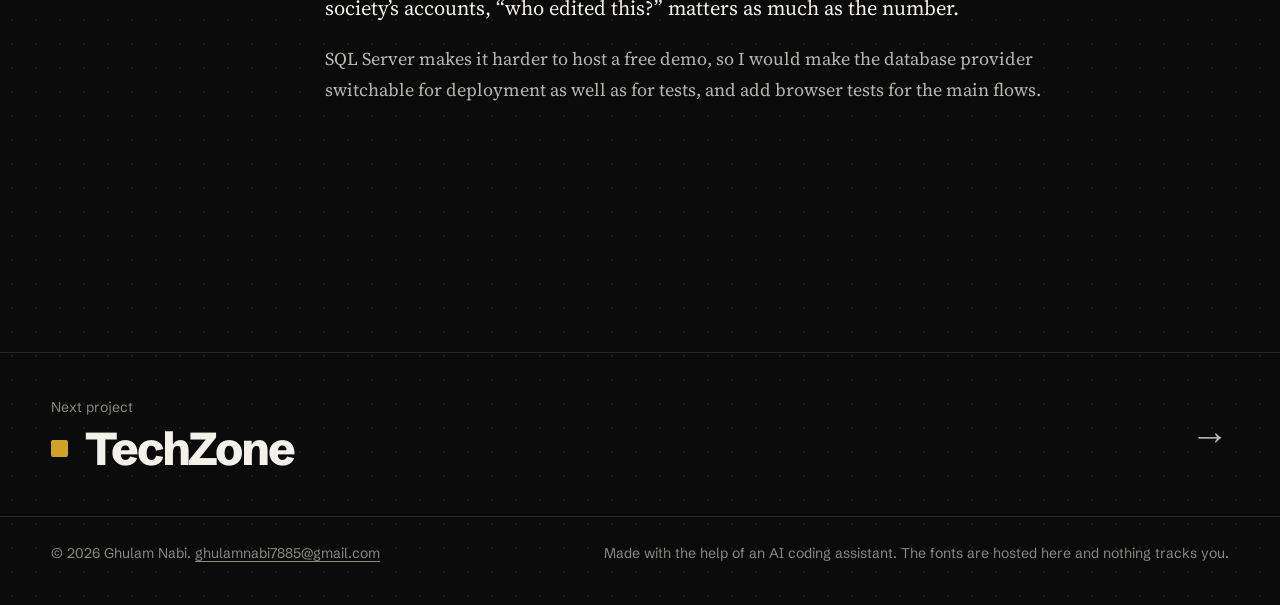
<file: work/mohalla/index.html>
<!doctype html>
<html lang="en">
<head>
<meta charset="utf-8">
<meta name="viewport" content="width=device-width, initial-scale=1">
<title>Mohalla, housing-society finances: case study by Ghulam Nabi</title>
<meta name="description" content="How Mohalla works: a monthly ledger generated by a scheduled job, admin and viewer roles enforced in the API and the interface, and resident statements. ASP.NET Core 9, Angular 19, SQL Server.">
<meta name="color-scheme" content="dark">
<meta property="og:title" content="Mohalla: case study">
<meta property="og:description" content="How Mohalla works: a monthly ledger generated by a scheduled job, admin and viewer roles enforced in the API and the interface, and resident statements. ASP.NET Core 9, Angular 19, SQL Server.">
<meta property="og:image" content="https://ghulamnabi-dev.github.io/img/og-mohalla.png">
<meta property="og:url" content="https://ghulamnabi-dev.github.io/work/mohalla/">
<meta name="twitter:card" content="summary_large_image">
<link rel="icon" href="../../favicon.svg" type="image/svg+xml">
<link rel="preload" href="../../fonts/schibsted-grotesk-latin-wght-normal.woff2" as="font" type="font/woff2" crossorigin>
<link rel="stylesheet" href="../../css/site.css">
<link rel="stylesheet" href="../../css/case.css">
</head>
<body>
<a class="skip" href="#case">Skip to the case study</a>
<header class="case-top band--mo">
  <div class="top">
    <div class="wrap">
      <a class="mark" href="../../" aria-label="Ghulam Nabi, home"><span class="mark__glyph" aria-hidden="true">GN</span><span class="mark__name">Ghulam Nabi</span></a>
      <nav aria-label="Projects">
        <a href="../techzone/">TechZone</a>
        <a href="../phonebook/">PhoneBook</a>
        <a href="../mohalla/" aria-current="page">Mohalla</a>
      </nav>
    </div>
  </div>
  <div class="case-hero">
    <div class="wrap">
      <a class="case-back" href="../../#work">All work</a>
      <h1><span class="band__mark" aria-hidden="true"></span>Mohalla</h1>
      <p class="lede">The books of a housing society: residents, monthly contributions, expenses, and a ledger that closes each month by itself and carries the balance forward.</p>
      <dl class="case-facts">
        <div><dt>How it was made</dt><dd>Solo project, rebuilt with an AI coding assistant</dd></div>
        <div><dt>Built</dt><dd>April 2025, rebuilt November 2026</dd></div>
        <div><dt>Stack</dt><dd>ASP.NET Core 9, SQL Server, Hangfire, Angular 19</dd></div>
        <div><dt>Code</dt><dd><a href="https://github.com/ghulamnabi-dev/mohalla">ghulamnabi-dev/mohalla</a></dd></div>
      </dl>
    </div>
  </div>
</header>

<main id="case">
  <div class="watch band--mo">
    <div class="watch__box" id="player">
      <img src="../../media/mo-loop-statement-poster.jpg" alt="" loading="eager">
      <button class="watch__go" type="button" data-youtube="zd3m_JkKpFA" data-target="player" data-title="Mohalla walkthrough">
        <span class="watch__icon" aria-hidden="true"><svg viewBox="0 0 24 24" fill="currentColor"><path d="M7 4.5v15l13-7.5z"/></svg></span>
        <span><strong>Watch the walkthrough</strong><span>0:36, recorded from the running app</span></span>
      </button>
    </div>
    <p class="watch__note">The video plays from YouTube’s privacy-enhanced player and loads only when you press play.</p>
  </div>

  <article class="article case-wrap">
    <section aria-labelledby="s0"><h2 id="s0">The brief</h2><div class="prose"><p>A <em>mohalla</em> is a neighbourhood. In many of them in Pakistan, each house pays a monthly amount for the guard, the cleaner and the street lights, and a volunteer treasurer keeps the accounts in a notebook or a spreadsheet. The two questions that cause arguments are always the same: who is short this month, and how much is left?</p>
<p>Mohalla answers both without anyone doing arithmetic. The treasurer records payments and expenses, and everything else, totals, statements and the month’s closing balance, is calculated.</p></div></section>
    <section aria-labelledby="s1"><h2 id="s1">What it does</h2><div class="prose"><figure class="shot"><img src="../../img/mohalla/02-dashboard.webp" alt="Mohalla dashboard with totals, a chart and the households yet to pay" loading="lazy" decoding="async"><figcaption>The dashboard: this month’s collection against what is expected, spending, the balance, and who hasn’t paid yet.</figcaption></figure>
<ul>
<li>Residents, with each household’s statement: what was due, paid and short, month by month.</li>
<li>Contributions and expenses, with categories, search and filters by month.</li>
<li>A monthly ledger: opening balance, collected, spent and closing balance, with a 12-month trend.</li>
<li>Two roles: admins record and manage, viewers see the same figures read-only.</li>
</ul></div></section>
    <section aria-labelledby="s2"><h2 id="s2">Decisions</h2><div class="prose"><h3>The ledger is generated, not typed</h3>
<p>A scheduled job runs just after midnight on the 1st of every month and opens the new month. The service calculates its totals and carries the previous month’s closing balance into the new opening balance, across the year boundary too. A payment recorded for an earlier month creates that month’s row if it is missing, so back-dated entries can’t break the chain.</p>
<figure class="shot"><img src="../../img/mohalla/07-ledger-dark.webp" alt="Mohalla monthly ledger in dark mode with a trend chart and a table of months" loading="lazy" decoding="async"><figcaption>The monthly ledger: each row opens with the previous month’s closing balance.</figcaption></figure>
<h3>One rule for who can change things, enforced twice</h3>
<p>The role travels in the sign-in token. On the server, every write requires the admin role and a viewer gets a 403. In the client, a single directive driven by the same claim hides every button that changes data, so viewers never see a control they can’t use. The first account becomes the admin, and admins promote or demote others.</p>
<h3>Statements a household can follow</h3>
<p>Each resident’s page lists the months with what was due, what was paid and any shortfall, with a running balance. It is the screen a treasurer can show a resident at the door to settle a disagreement.</p>
<figure class="shot"><video data-loop muted loop playsinline preload="none" poster="../../media/mo-loop-statement-poster.jpg" aria-label="Mohalla resident statement, then the record payment dialog"><source src="../../media/mo-loop-statement.webm" type="video/webm"><source src="../../media/mo-loop-statement.mp4" type="video/mp4"></video><figcaption>A household’s statement, then recording a payment from the same page.</figcaption></figure>
<h3>Errors land on the field that caused them</h3>
<p>The API returns standard problem details with an error per field, and the client maps each one onto the matching form control instead of showing a general message.</p>
<h3>Tested at both ends</h3>
<p>The API’s integration tests boot the application on in-memory SQLite with the scheduler switched off by configuration, and cover the rules that matter: the first account becomes admin, viewers can read but not write, payments roll into the next month, a back-dated payment creates its month, and the statement totals add up. The client has 94 unit specs, including the dashboard and statement arithmetic.</p>
<ul class="tests">
<li>Viewers_can_read_but_not_write</li>
<li>Payments_and_expenses_update_the_month_and_roll_into_the_next</li>
<li>A_back_dated_payment_creates_the_missing_ledger_row</li>
<li>Resident_statement_totals_the_history</li>
</ul></div></section>
    <section aria-labelledby="s3"><h2 id="s3">Under the hood</h2><div class="prose"><div class="tech"><p>The technical choices, one at a time. Open any of them.</p><details open><summary><span>Layered API</span><small>Controllers, services, repositories</small></summary><p>Controllers call services, and services call repositories, with every dependency behind an interface. Controllers never touch EF Core.</p></details><details><summary><span>Roles from the token to the button</span><small>Identity, JWT</small></summary><p>ASP.NET Core Identity with a role claim in the token. <code>[Authorize(Roles = …)]</code> sits on every write, and a structural <code>*appAdminOnly</code> directive hides the same controls in the interface.</p></details><details><summary><span>Scheduled logic that heals itself</span><small>Hangfire</small></summary><p>A Hangfire job opens each month’s ledger row. If a back-dated entry arrives first, the row is created on demand.</p></details><details><summary><span>Errors land on the right field</span><small>RFC 7807</small></summary><p>The API returns RFC 7807 <code>ValidationProblemDetails</code>, and the client puts each message on the matching form field.</p></details><details><summary><span>Modern Angular</span><small>Angular 19</small></summary><p>Standalone components, signals, the new control flow, functional guards and interceptors, and lazy routes. The chart is 60 lines of SVG instead of a charting dependency, and the initial bundle is about 114 kB gzipped.</p></details><details><summary><span>Designed to be tested</span><small>SQLite in tests, CI</small></summary><p>The database provider and the background server are configurable, so the real app boots on SQLite inside the tests. Both suites run on every push, followed by a Docker build of both images.</p></details><details><summary><span>A design system as tokens</span><small>CSS</small></summary><p>One accent, flat surfaces and dense tables. Light and dark come from the same stylesheet.</p></details><p class="tech__all"><button type="button" data-all>Open all</button></p></div></div></section>
    <section aria-labelledby="s4"><h2 id="s4">What I’d do differently</h2><div class="prose"><p>Mohalla records the current state of each payment but not who changed it and when. After building TechZone’s activity log, I would add the same audit trail here: in a society’s accounts, “who edited this?” matters as much as the number.</p>
<p>SQL Server makes it harder to host a free demo, so I would make the database provider switchable for deployment as well as for tests, and add browser tests for the main flows.</p></div></section>
  </article>
</main>

<a class="next band--tz" href="../techzone/">
  <span class="wrap" style="display:block"><span class="next__label">Next project</span><strong>TechZone</strong></span>
</a>

<footer class="foot">
  <div class="wrap">
    <span>© 2026 Ghulam Nabi. <a href="mailto:ghulamnabi7885@gmail.com">ghulamnabi7885@gmail.com</a></span>
    <span>Made with the help of an AI coding assistant. The fonts are hosted here and nothing tracks you.</span>
  </div>
</footer>
<script src="../../js/site.js" defer></script>
<script src="../../js/case.js" defer></script>
<script src="../../js/zoom.js" defer></script>
</body>
</html>
</file>
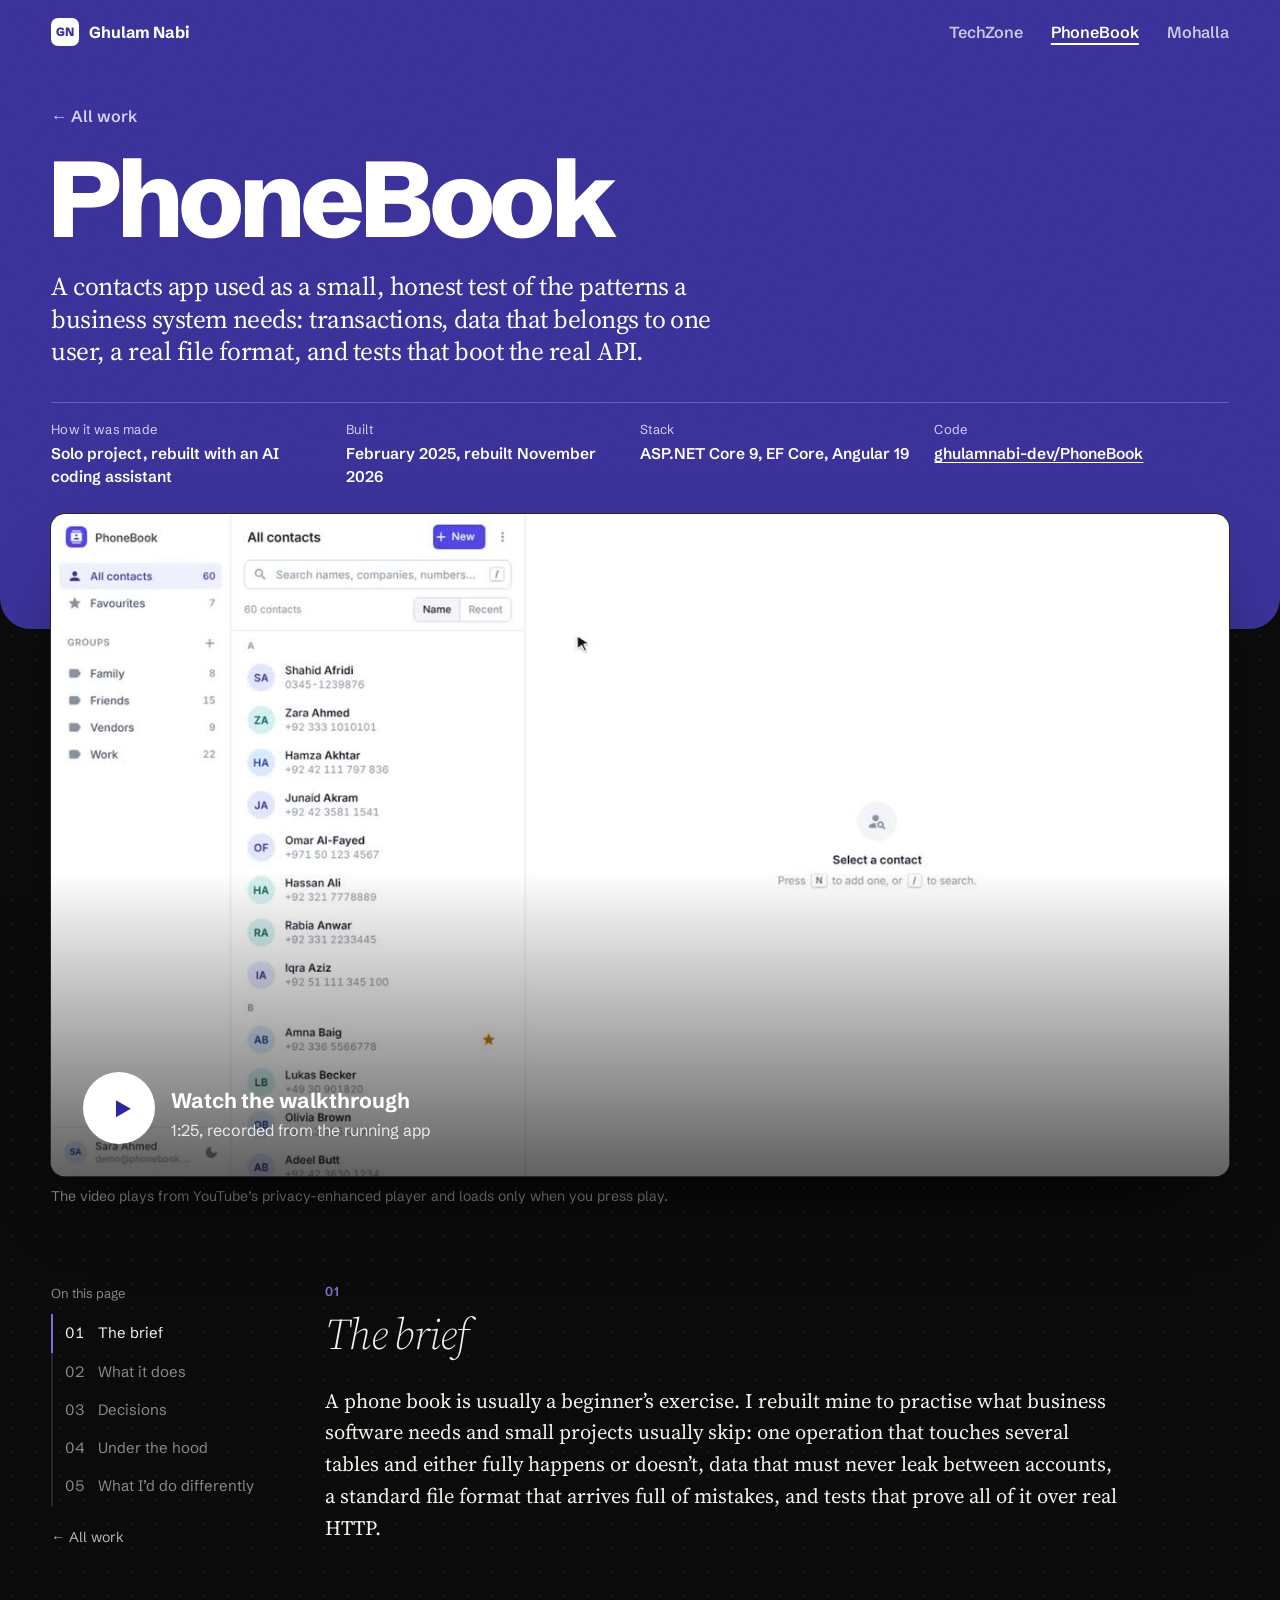
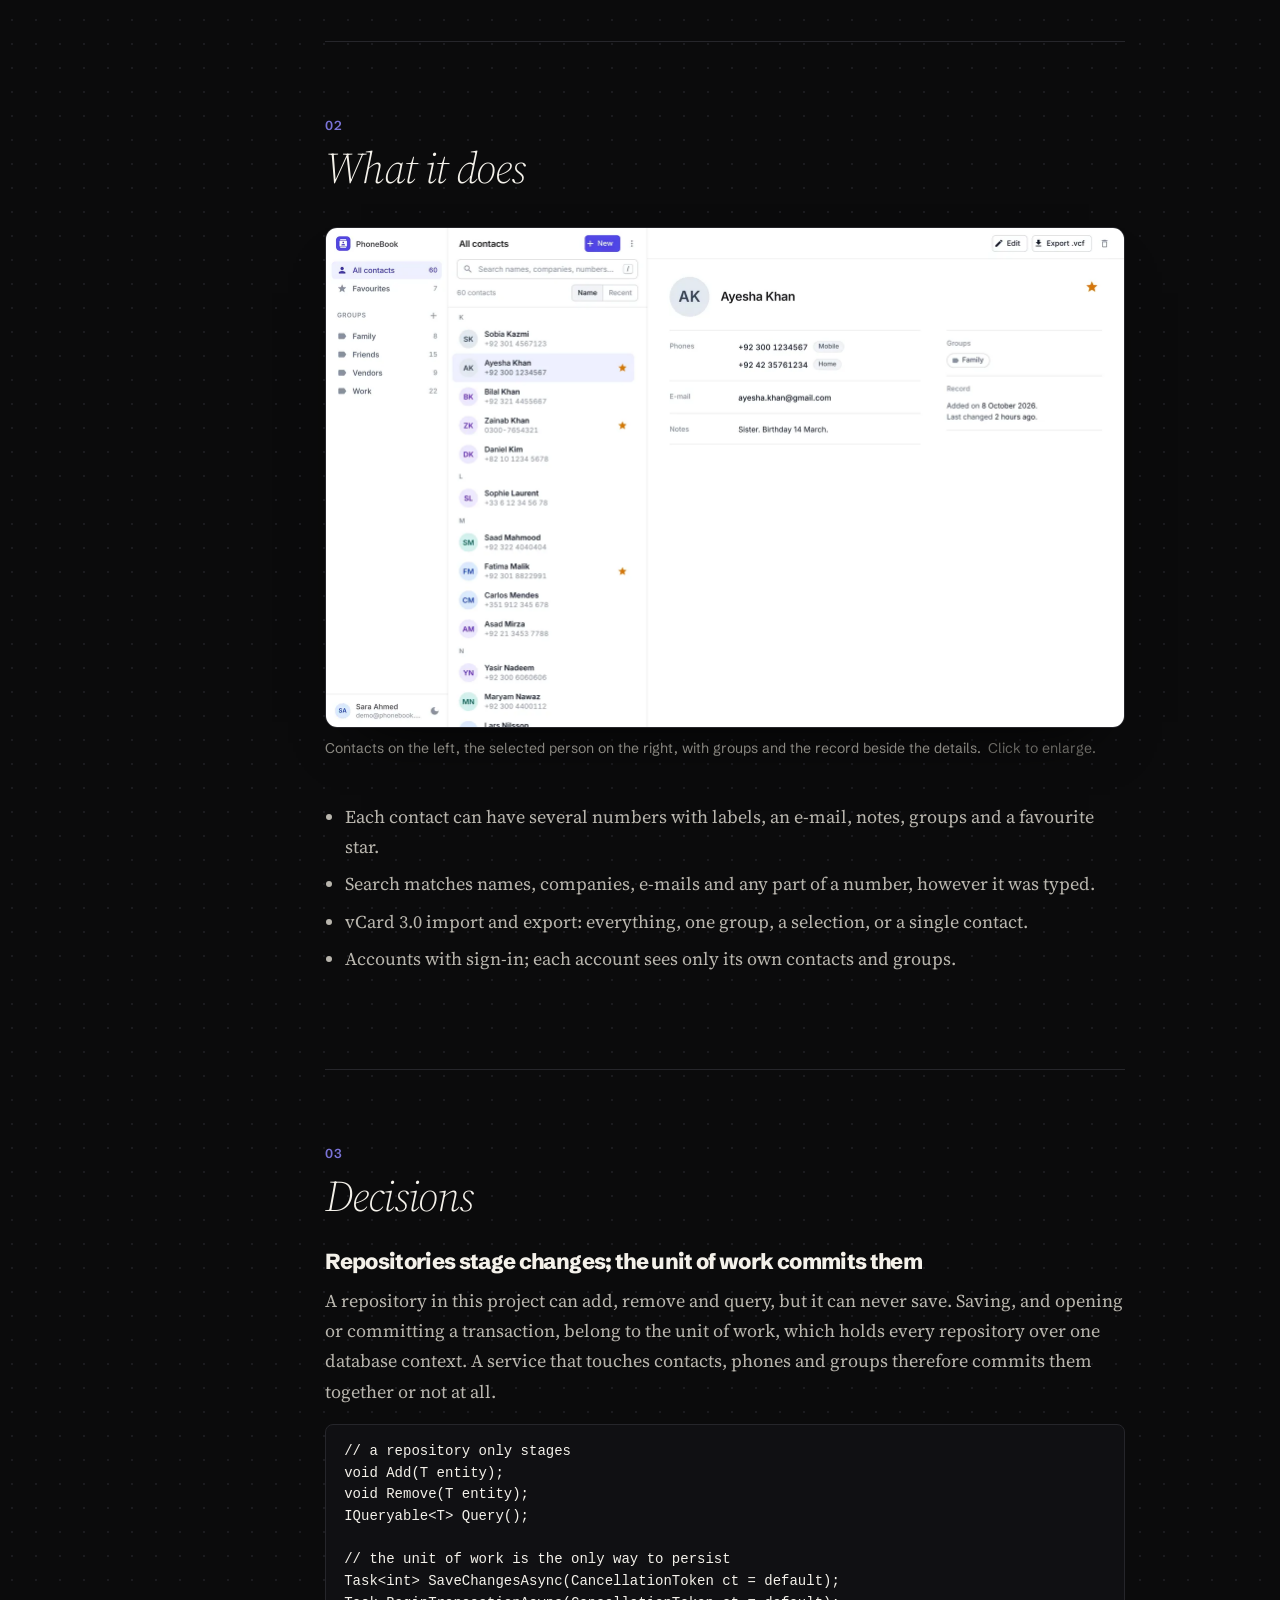
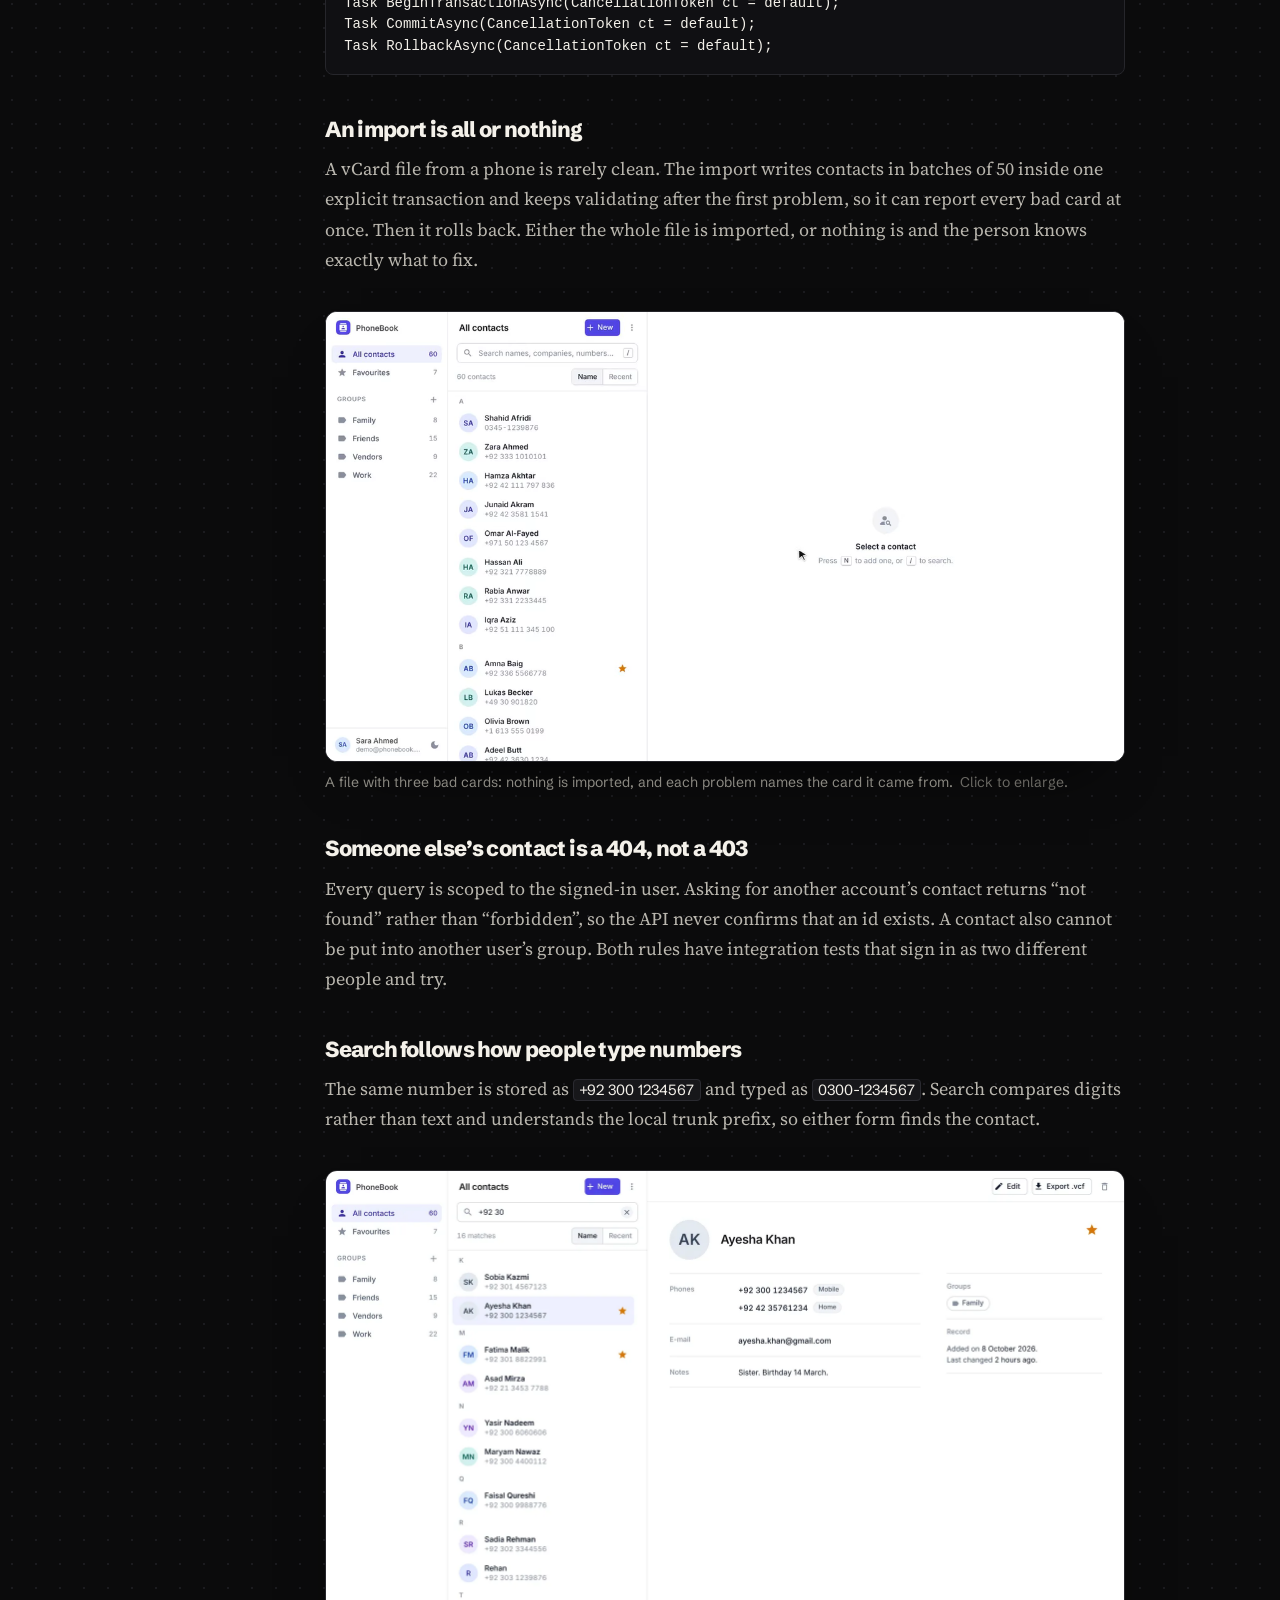
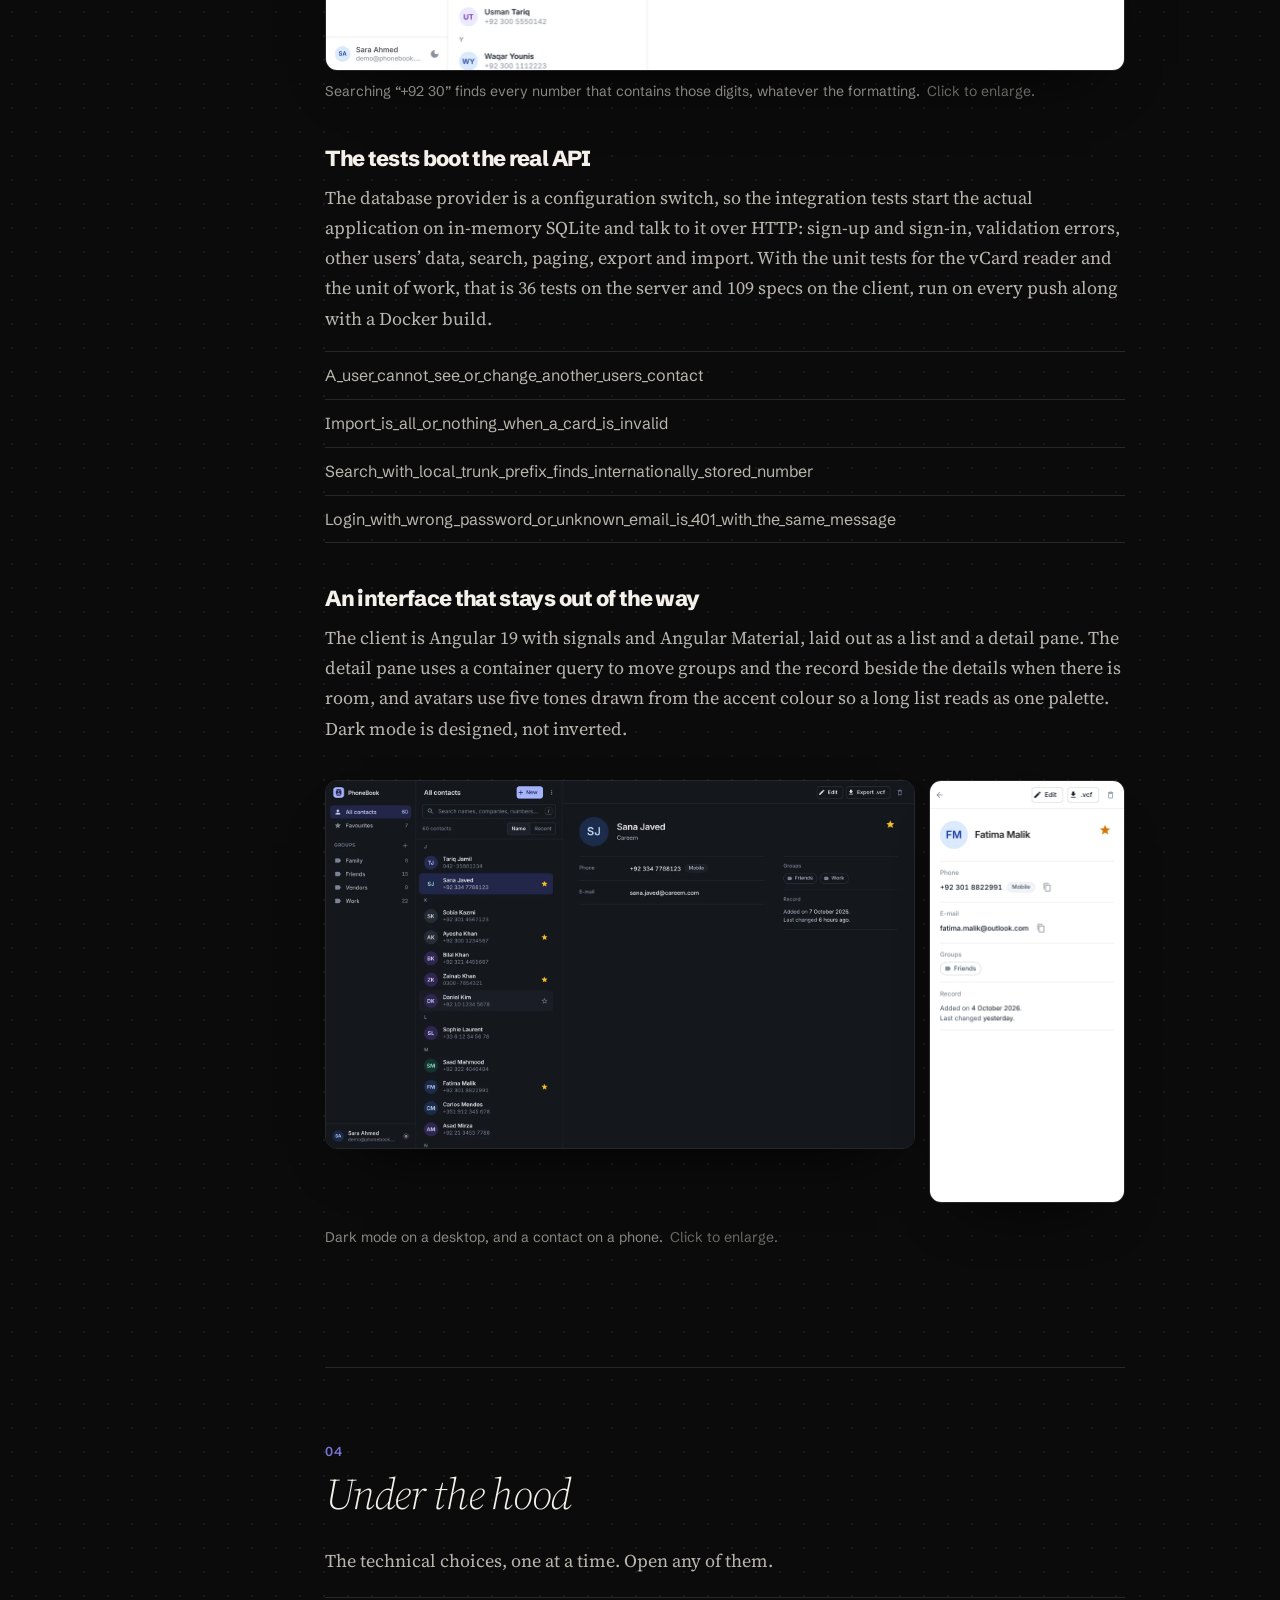
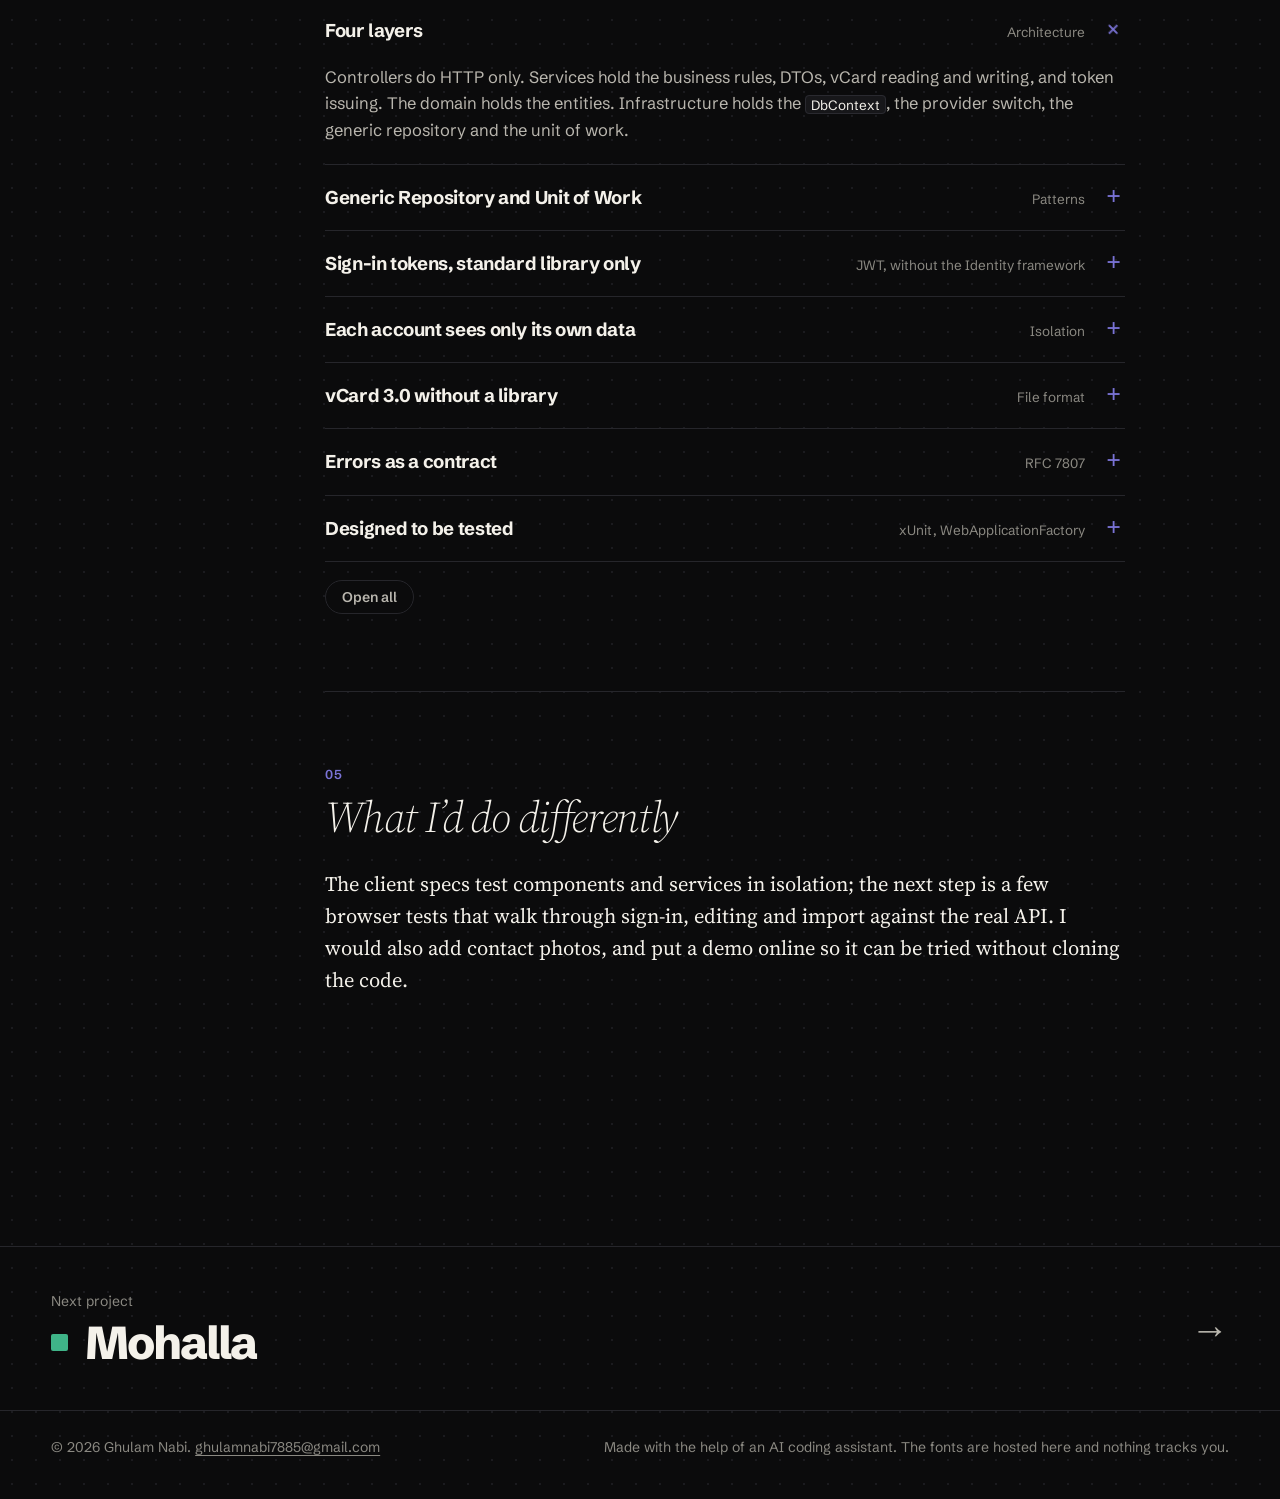
<file: work/phonebook/index.html>
<!doctype html>
<html lang="en">
<head>
<meta charset="utf-8">
<meta name="viewport" content="width=device-width, initial-scale=1">
<title>PhoneBook, ASP.NET Core and Angular: case study by Ghulam Nabi</title>
<meta name="description" content="How PhoneBook works: a repository and unit of work with explicit transactions, all-or-nothing vCard import, per-user data isolation and tests that boot the real API. ASP.NET Core 9 and Angular 19.">
<meta name="color-scheme" content="dark">
<meta property="og:title" content="PhoneBook: case study">
<meta property="og:description" content="How PhoneBook works: a repository and unit of work with explicit transactions, all-or-nothing vCard import, per-user data isolation and tests that boot the real API. ASP.NET Core 9 and Angular 19.">
<meta property="og:image" content="https://ghulamnabi-dev.github.io/img/og-phonebook.png">
<meta property="og:url" content="https://ghulamnabi-dev.github.io/work/phonebook/">
<meta name="twitter:card" content="summary_large_image">
<link rel="icon" href="../../favicon.svg" type="image/svg+xml">
<link rel="preload" href="../../fonts/schibsted-grotesk-latin-wght-normal.woff2" as="font" type="font/woff2" crossorigin>
<link rel="stylesheet" href="../../css/site.css">
<link rel="stylesheet" href="../../css/case.css">
</head>
<body>
<a class="skip" href="#case">Skip to the case study</a>
<header class="case-top band--pb">
  <div class="top">
    <div class="wrap">
      <a class="mark" href="../../" aria-label="Ghulam Nabi, home"><span class="mark__glyph" aria-hidden="true">GN</span><span class="mark__name">Ghulam Nabi</span></a>
      <nav aria-label="Projects">
        <a href="../techzone/">TechZone</a>
        <a href="../phonebook/" aria-current="page">PhoneBook</a>
        <a href="../mohalla/">Mohalla</a>
      </nav>
    </div>
  </div>
  <div class="case-hero">
    <div class="wrap">
      <a class="case-back" href="../../#work">All work</a>
      <h1><span class="band__mark" aria-hidden="true"></span>PhoneBook</h1>
      <p class="lede">A contacts app used as a small, honest test of the patterns a business system needs: transactions, data that belongs to one user, a real file format, and tests that boot the real API.</p>
      <dl class="case-facts">
        <div><dt>How it was made</dt><dd>Solo project, rebuilt with an AI coding assistant</dd></div>
        <div><dt>Built</dt><dd>February 2025, rebuilt November 2026</dd></div>
        <div><dt>Stack</dt><dd>ASP.NET Core 9, EF Core, Angular 19</dd></div>
        <div><dt>Code</dt><dd><a href="https://github.com/ghulamnabi-dev/PhoneBook">ghulamnabi-dev/PhoneBook</a></dd></div>
      </dl>
    </div>
  </div>
</header>

<main id="case">
  <div class="watch band--pb">
    <div class="watch__box" id="player">
      <img src="../../media/pb-loop-import-poster.jpg" alt="" loading="eager">
      <button class="watch__go" type="button" data-youtube="OrchwyS9jfs" data-target="player" data-title="PhoneBook walkthrough">
        <span class="watch__icon" aria-hidden="true"><svg viewBox="0 0 24 24" fill="currentColor"><path d="M7 4.5v15l13-7.5z"/></svg></span>
        <span><strong>Watch the walkthrough</strong><span>1:25, recorded from the running app</span></span>
      </button>
    </div>
    <p class="watch__note">The video plays from YouTube’s privacy-enhanced player and loads only when you press play.</p>
  </div>

  <article class="article case-wrap">
    <section aria-labelledby="s0"><h2 id="s0">The brief</h2><div class="prose"><p>A phone book is usually a beginner’s exercise. I rebuilt mine to practise what business software needs and small projects usually skip: one operation that touches several tables and either fully happens or doesn’t, data that must never leak between accounts, a standard file format that arrives full of mistakes, and tests that prove all of it over real HTTP.</p></div></section>
    <section aria-labelledby="s1"><h2 id="s1">What it does</h2><div class="prose"><figure class="shot"><img src="../../img/phonebook/cover.webp" alt="PhoneBook with a contact list and a contact’s details" loading="lazy" decoding="async"><figcaption>Contacts on the left, the selected person on the right, with groups and the record beside the details.</figcaption></figure>
<ul>
<li>Each contact can have several numbers with labels, an e-mail, notes, groups and a favourite star.</li>
<li>Search matches names, companies, e-mails and any part of a number, however it was typed.</li>
<li>vCard 3.0 import and export: everything, one group, a selection, or a single contact.</li>
<li>Accounts with sign-in; each account sees only its own contacts and groups.</li>
</ul></div></section>
    <section aria-labelledby="s2"><h2 id="s2">Decisions</h2><div class="prose"><h3>Repositories stage changes; the unit of work commits them</h3>
<p>A repository in this project can add, remove and query, but it can never save. Saving, and opening or committing a transaction, belong to the unit of work, which holds every repository over one database context. A service that touches contacts, phones and groups therefore commits them together or not at all.</p>
<pre><code>// a repository only stages
void Add(T entity);
void Remove(T entity);
IQueryable&lt;T&gt; Query();

// the unit of work is the only way to persist
Task&lt;int&gt; SaveChangesAsync(CancellationToken ct = default);
Task BeginTransactionAsync(CancellationToken ct = default);
Task CommitAsync(CancellationToken ct = default);
Task RollbackAsync(CancellationToken ct = default);</code></pre>
<h3>An import is all or nothing</h3>
<p>A vCard file from a phone is rarely clean. The import writes contacts in batches of 50 inside one explicit transaction and keeps validating after the first problem, so it can report every bad card at once. Then it rolls back. Either the whole file is imported, or nothing is and the person knows exactly what to fix.</p>
<figure class="shot"><video data-loop muted loop playsinline preload="none" poster="../../media/pb-loop-import-poster.jpg" aria-label="PhoneBook import dialog listing every invalid card, with nothing imported"><source src="../../media/pb-loop-import.webm" type="video/webm"><source src="../../media/pb-loop-import.mp4" type="video/mp4"></video><figcaption>A file with three bad cards: nothing is imported, and each problem names the card it came from.</figcaption></figure>
<h3>Someone else’s contact is a 404, not a 403</h3>
<p>Every query is scoped to the signed-in user. Asking for another account’s contact returns “not found” rather than “forbidden”, so the API never confirms that an id exists. A contact also cannot be put into another user’s group. Both rules have integration tests that sign in as two different people and try.</p>
<h3>Search follows how people type numbers</h3>
<p>The same number is stored as <code>+92 300 1234567</code> and typed as <code>0300-1234567</code>. Search compares digits rather than text and understands the local trunk prefix, so either form finds the contact.</p>
<figure class="shot"><img src="../../img/phonebook/2-search.webp" alt="PhoneBook search results for +92 30" loading="lazy" decoding="async"><figcaption>Searching “+92 30” finds every number that contains those digits, whatever the formatting.</figcaption></figure>
<h3>The tests boot the real API</h3>
<p>The database provider is a configuration switch, so the integration tests start the actual application on in-memory SQLite and talk to it over HTTP: sign-up and sign-in, validation errors, other users’ data, search, paging, export and import. With the unit tests for the vCard reader and the unit of work, that is 36 tests on the server and 109 specs on the client, run on every push along with a Docker build.</p>
<ul class="tests">
<li>A_user_cannot_see_or_change_another_users_contact</li>
<li>Import_is_all_or_nothing_when_a_card_is_invalid</li>
<li>Search_with_local_trunk_prefix_finds_internationally_stored_number</li>
<li>Login_with_wrong_password_or_unknown_email_is_401_with_the_same_message</li>
</ul>
<h3>An interface that stays out of the way</h3>
<p>The client is Angular 19 with signals and Angular Material, laid out as a list and a detail pane. The detail pane uses a container query to move groups and the record beside the details when there is room, and avatars use five tones drawn from the accent colour so a long list reads as one palette. Dark mode is designed, not inverted.</p>
<figure class="shot shot--pair"><img src="../../img/phonebook/6-dark.webp" alt="PhoneBook in dark mode" loading="lazy" decoding="async"><img src="../../img/phonebook/5b-mobile-detail.webp" alt="PhoneBook contact detail on a phone" loading="lazy" decoding="async"><figcaption>Dark mode on a desktop, and a contact on a phone.</figcaption></figure></div></section>
    <section aria-labelledby="s3"><h2 id="s3">Under the hood</h2><div class="prose"><div class="tech"><p>The technical choices, one at a time. Open any of them.</p><details open><summary><span>Four layers</span><small>Architecture</small></summary><p>Controllers do HTTP only. Services hold the business rules, DTOs, vCard reading and writing, and token issuing. The domain holds the entities. Infrastructure holds the <code>DbContext</code>, the provider switch, the generic repository and the unit of work.</p></details><details><summary><span>Generic Repository and Unit of Work</span><small>Patterns</small></summary><p>A repository only stages changes and never saves. Services depend on <code>IUnitOfWork</code> alone and never see the <code>DbContext</code>, so one operation that touches several repositories commits together or not at all. The vCard import stages contacts in batches of 50 inside one explicit transaction.</p></details><details><summary><span>Sign-in tokens, standard library only</span><small>JWT, without the Identity framework</small></summary><p><code>PasswordHasher&lt;User&gt;</code> for credentials and a signed HS256 token with <code>sub</code>, <code>name</code> and <code>email</code> claims. Issuer, audience and lifetime are validated, and the API refuses to start with a missing or short secret.</p></details><details><summary><span>Each account sees only its own data</span><small>Isolation</small></summary><p>Every query is scoped to the caller. Another user’s contact or group is a 404, never a 403, so ids do not leak.</p></details><details><summary><span>vCard 3.0 without a library</span><small>File format</small></summary><p>A small reader and writer that handles folded lines, escaped commas, semicolons and newlines, and <code>TEL;TYPE=</code> mapping, and skips garbage between cards.</p></details><details><summary><span>Errors as a contract</span><small>RFC 7807</small></summary><p>Data annotations on inputs, and RFC 7807 <code>ProblemDetails</code> for every failure path through one exception handler.</p></details><details><summary><span>Designed to be tested</span><small>xUnit, WebApplicationFactory</small></summary><p>The database provider is a configuration switch between SQLite and SQL Server, so the real app boots on in-memory SQLite inside <code>WebApplicationFactory</code>. 36 API tests exercise HTTP, sign-in and validation end to end, and 109 client specs run beside them on every push.</p></details><p class="tech__all"><button type="button" data-all>Open all</button></p></div></div></section>
    <section aria-labelledby="s4"><h2 id="s4">What I’d do differently</h2><div class="prose"><p>The client specs test components and services in isolation; the next step is a few browser tests that walk through sign-in, editing and import against the real API. I would also add contact photos, and put a demo online so it can be tried without cloning the code.</p></div></section>
  </article>
</main>

<a class="next band--mo" href="../mohalla/">
  <span class="wrap" style="display:block"><span class="next__label">Next project</span><strong>Mohalla</strong></span>
</a>

<footer class="foot">
  <div class="wrap">
    <span>© 2026 Ghulam Nabi. <a href="mailto:ghulamnabi7885@gmail.com">ghulamnabi7885@gmail.com</a></span>
    <span>Made with the help of an AI coding assistant. The fonts are hosted here and nothing tracks you.</span>
  </div>
</footer>
<script src="../../js/site.js" defer></script>
<script src="../../js/case.js" defer></script>
<script src="../../js/zoom.js" defer></script>
</body>
</html>
</file>
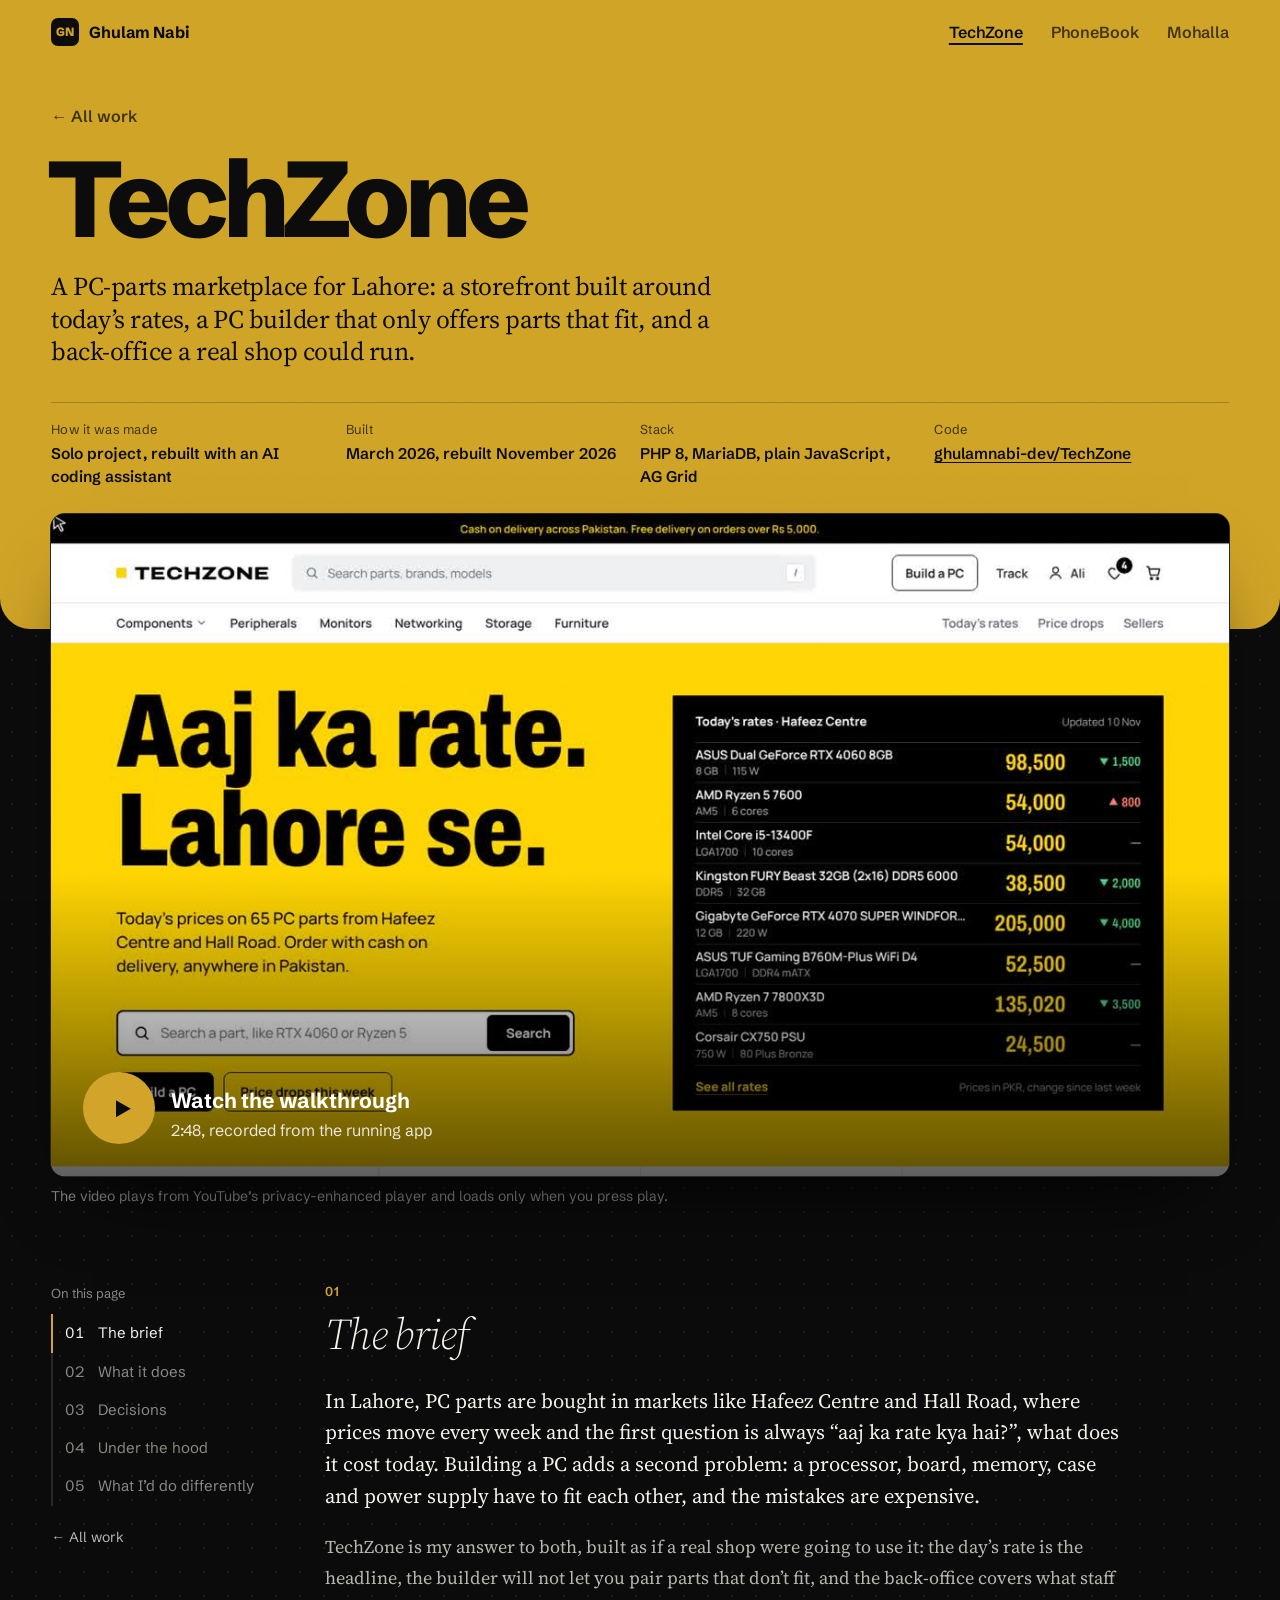
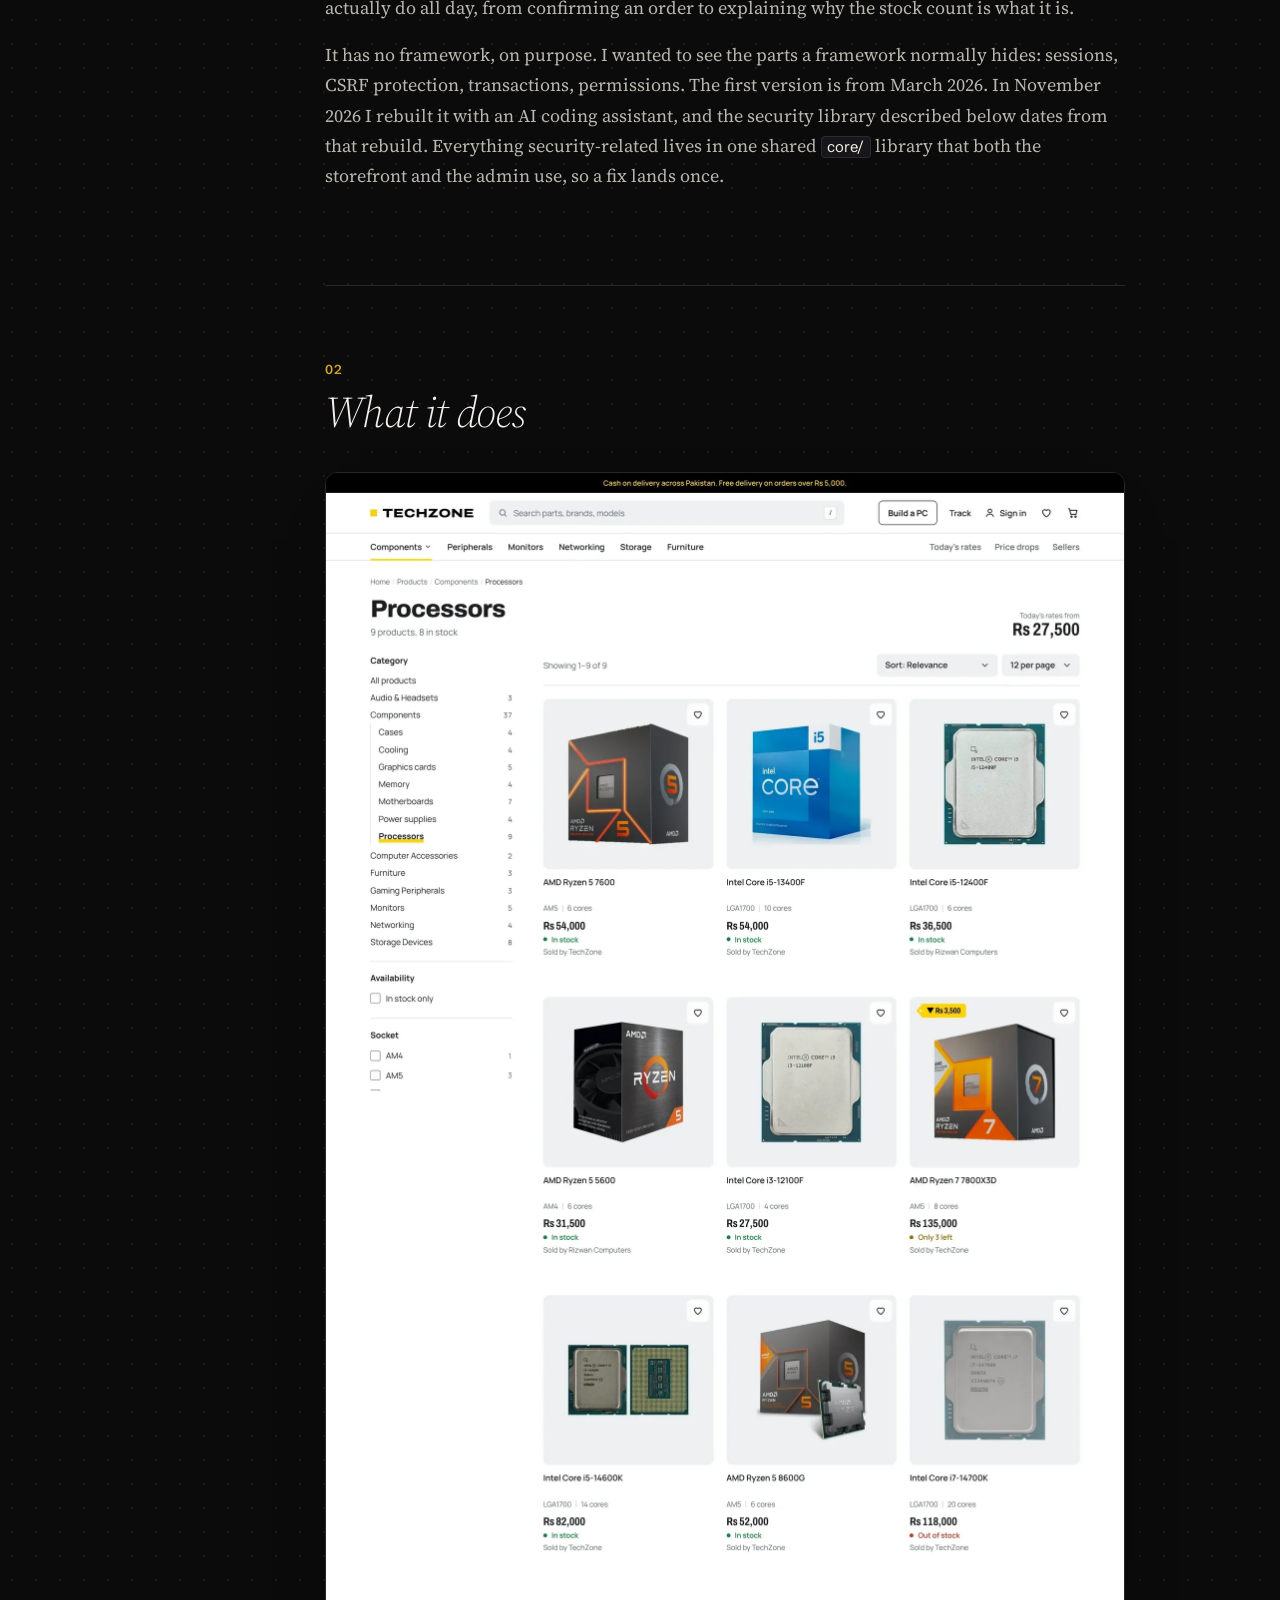
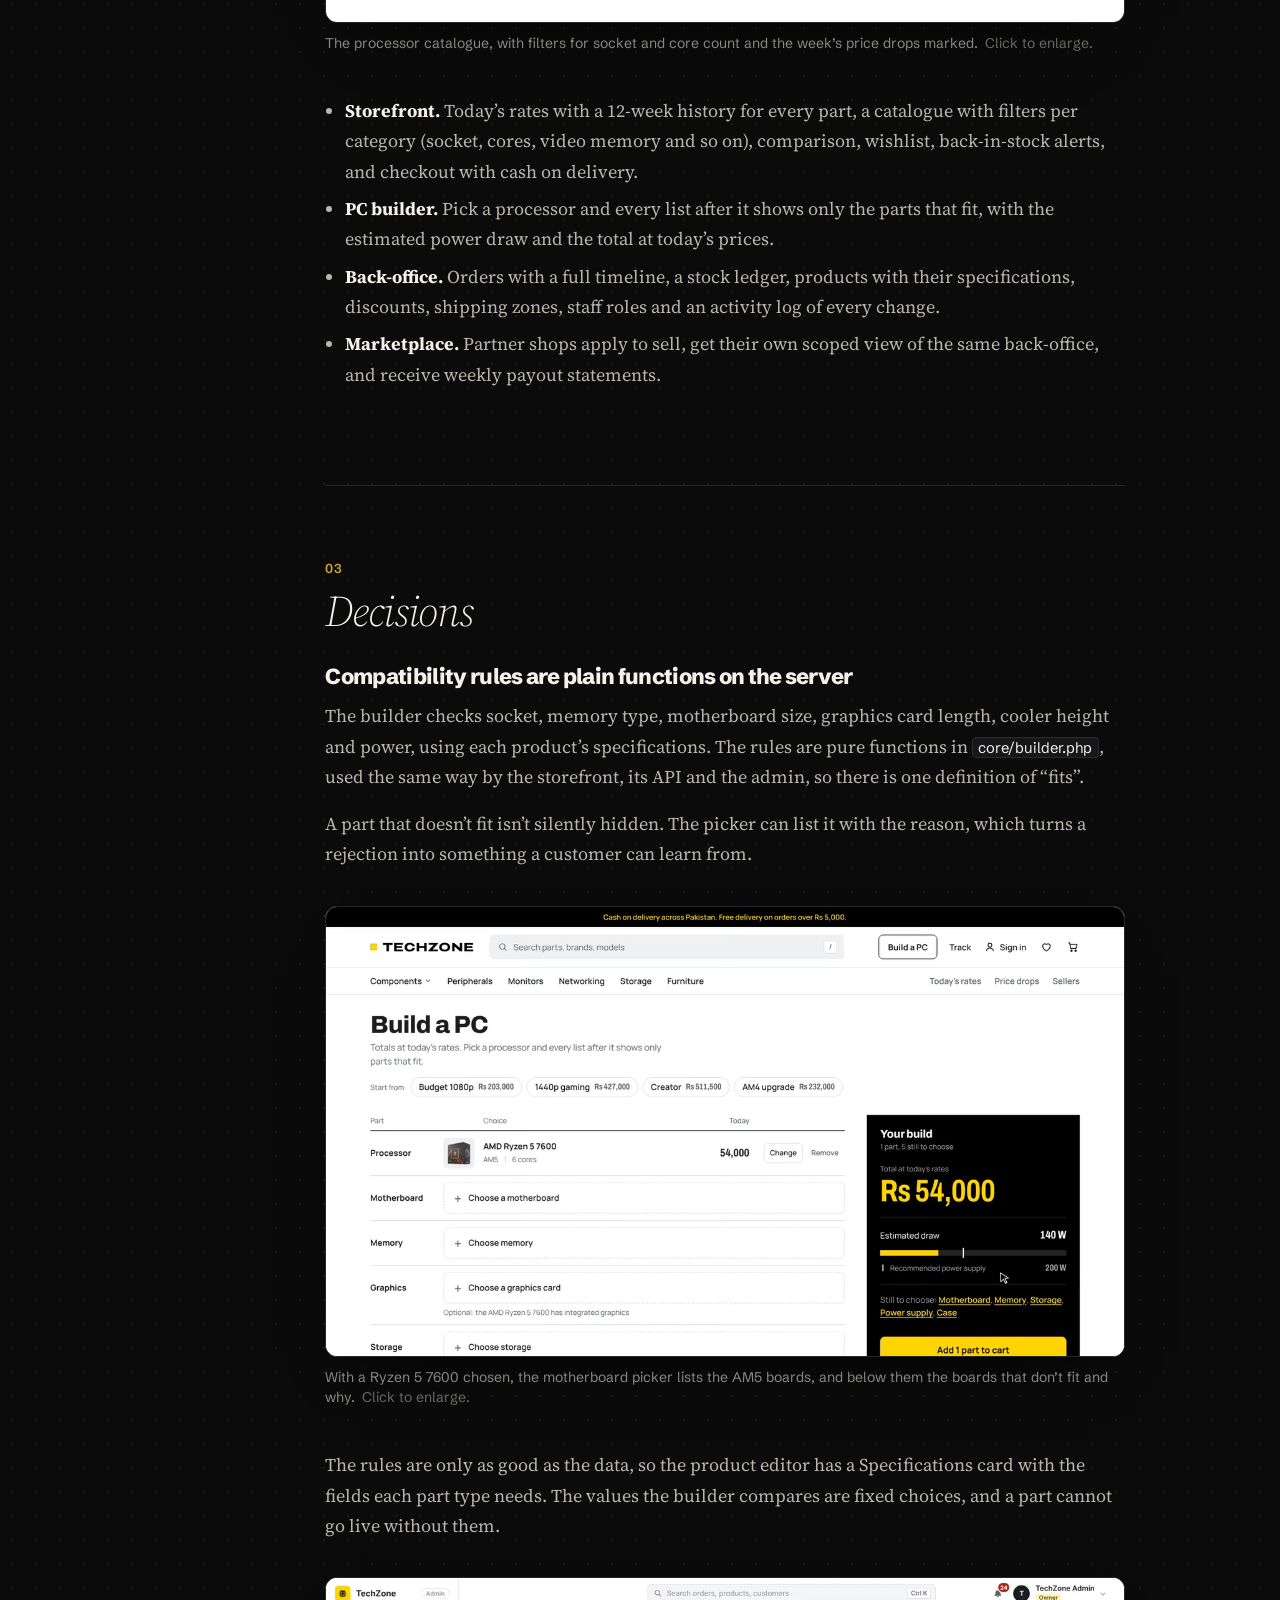
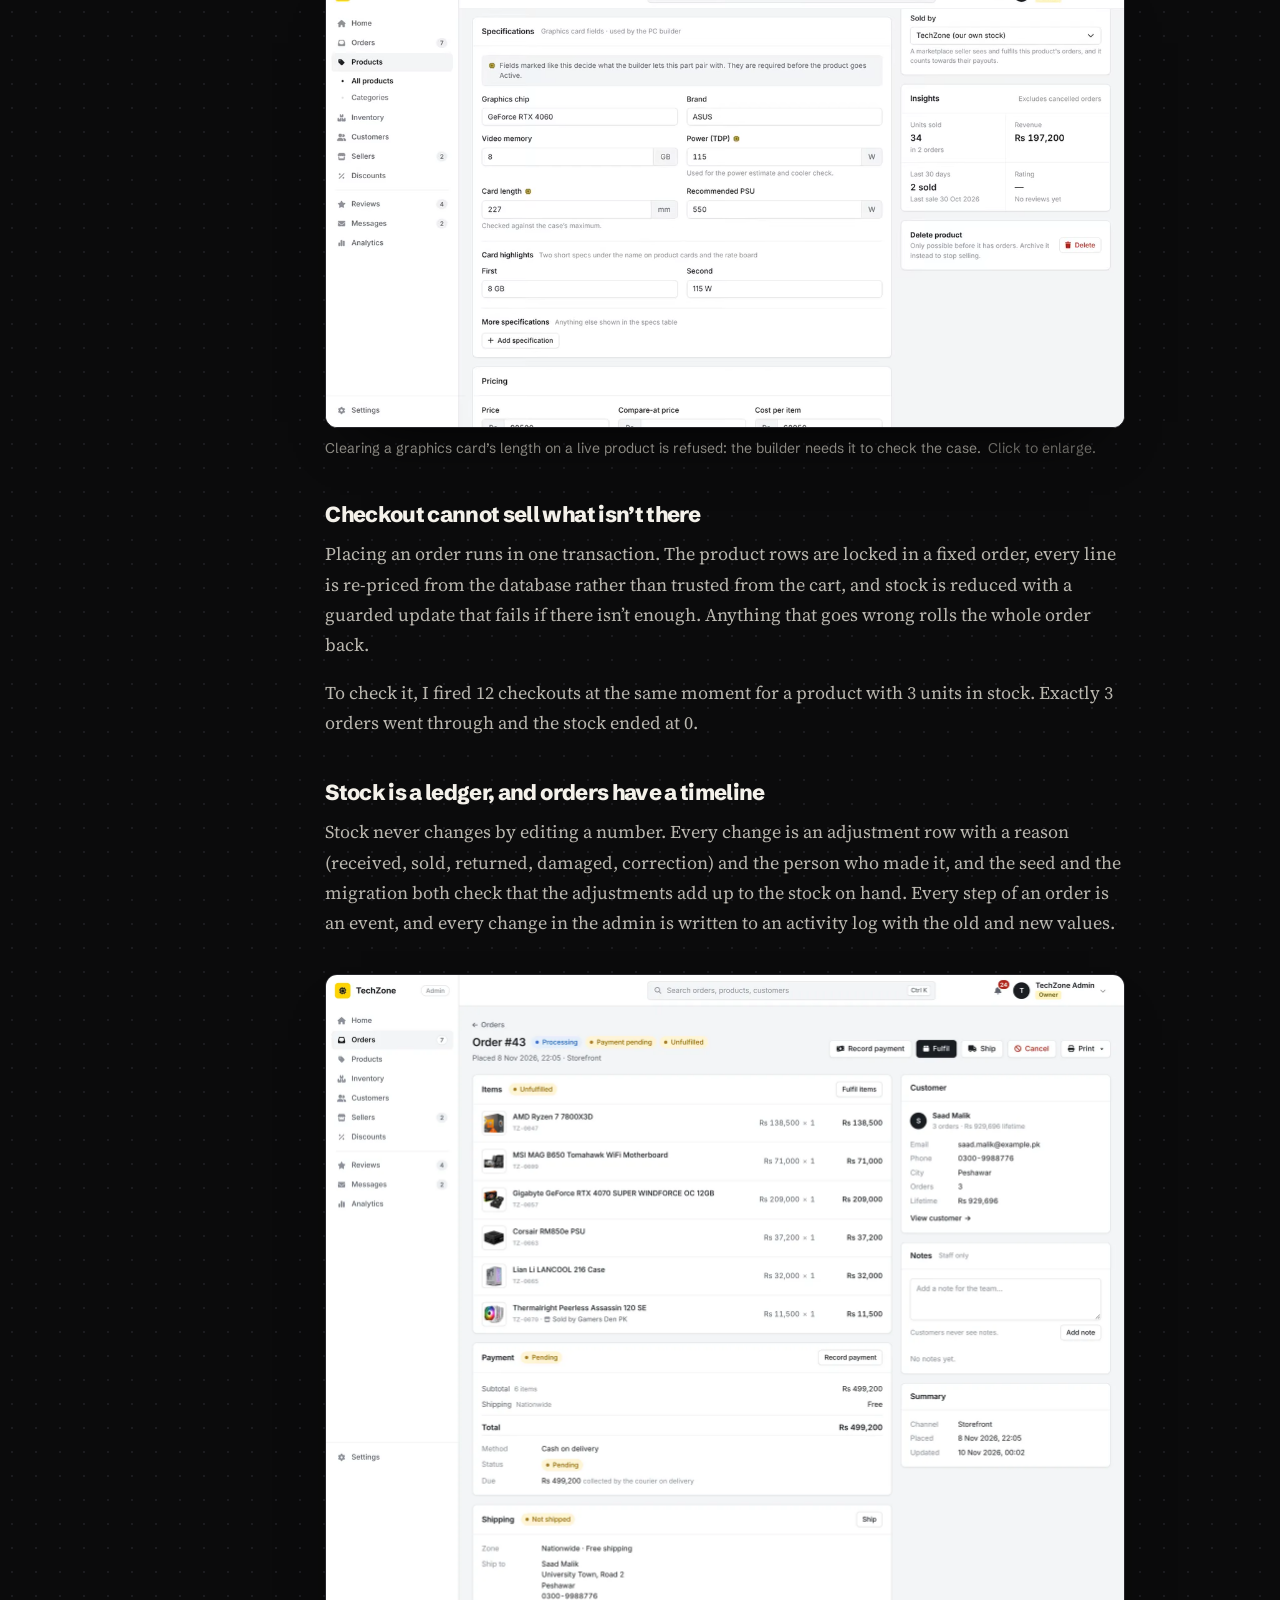
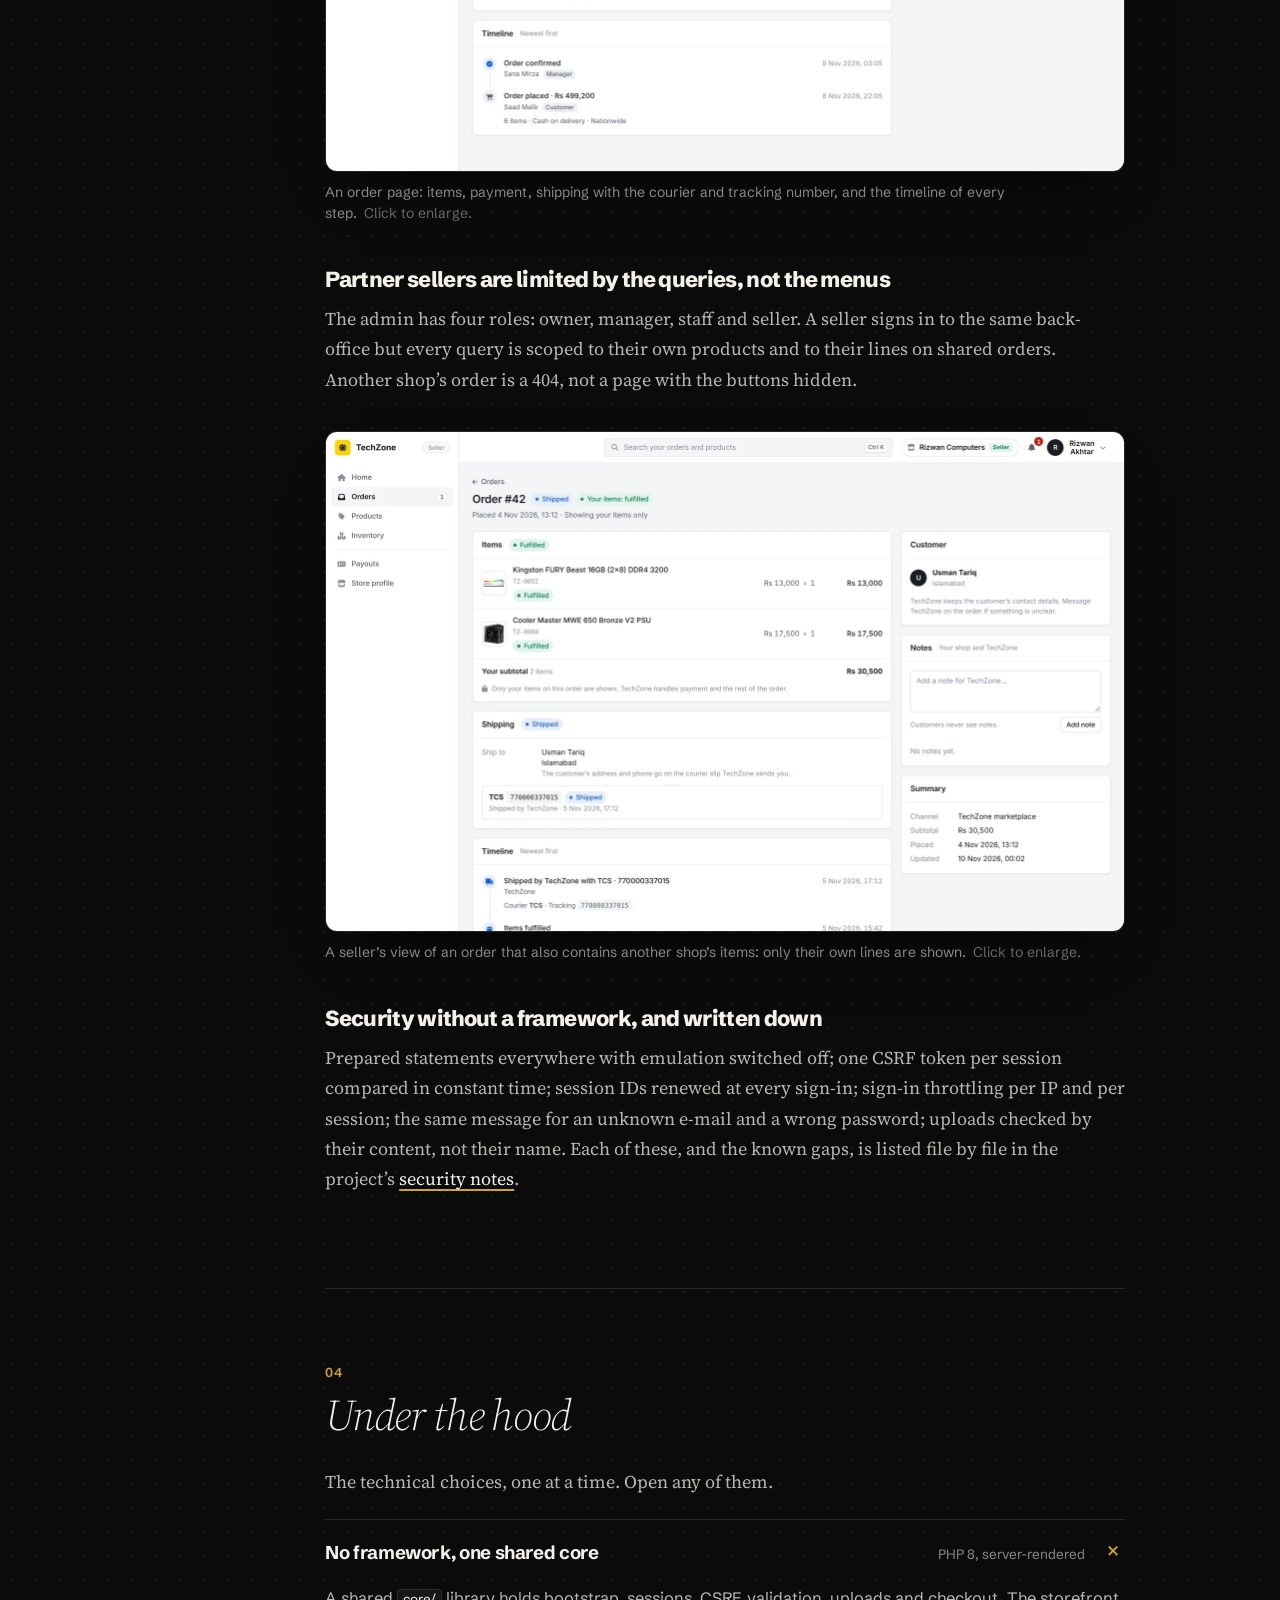
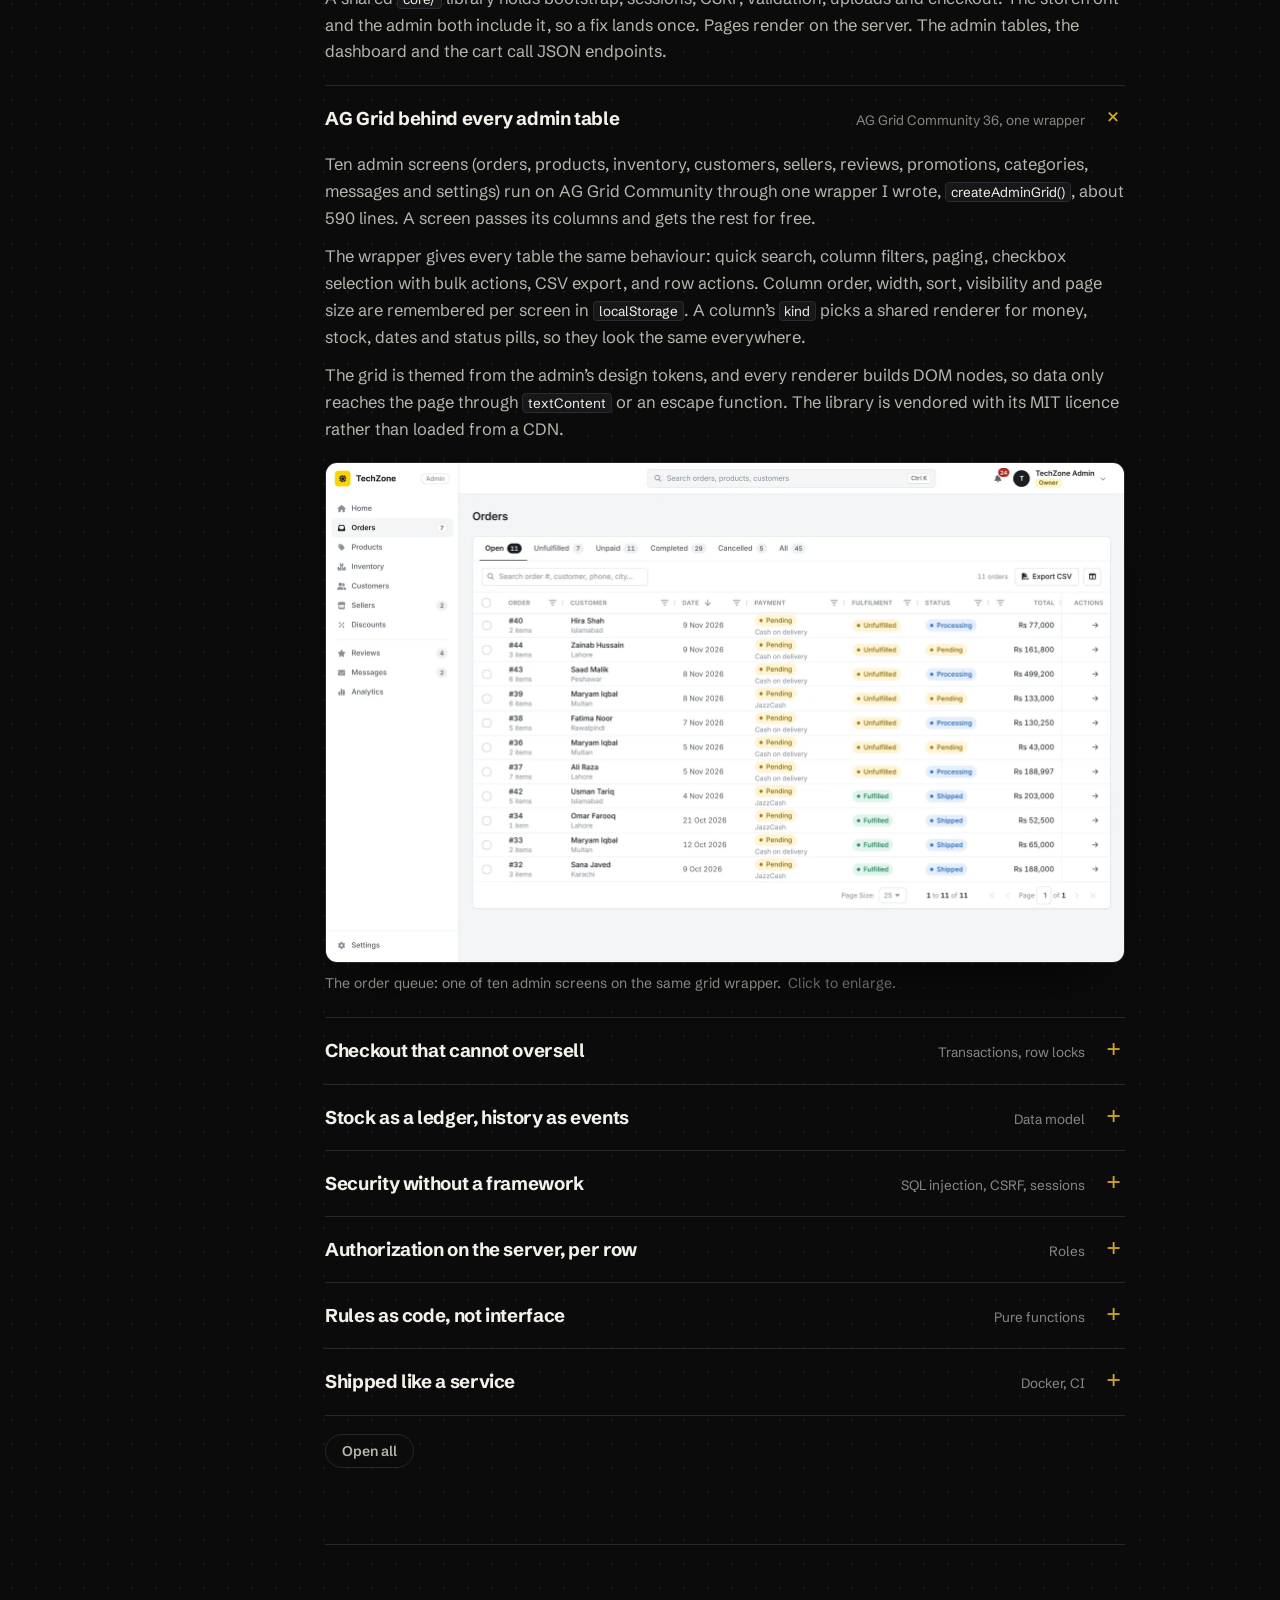
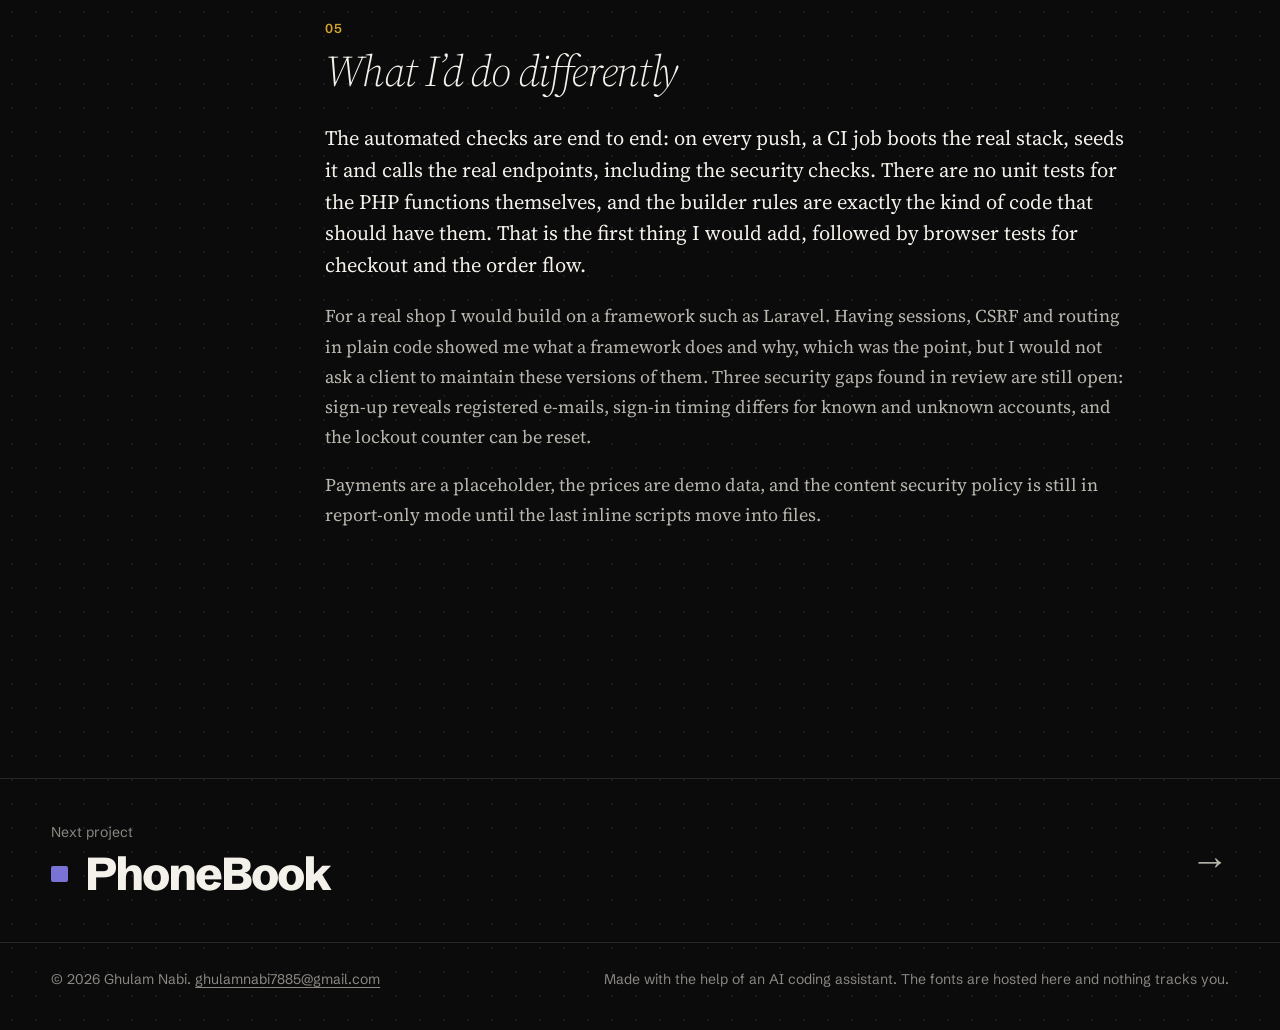
<file: work/techzone/index.html>
<!doctype html>
<html lang="en">
<head>
<meta charset="utf-8">
<meta name="viewport" content="width=device-width, initial-scale=1">
<title>TechZone, a PC-parts marketplace: case study by Ghulam Nabi</title>
<meta name="description" content="How TechZone works: a storefront built around today’s rates, a PC builder that checks compatibility on the server, and a back-office with order timelines, a stock ledger and scoped partner sellers. PHP 8 and MariaDB, no framework.">
<meta name="color-scheme" content="dark">
<meta property="og:title" content="TechZone: case study">
<meta property="og:description" content="How TechZone works: a storefront built around today’s rates, a PC builder that checks compatibility on the server, and a back-office with order timelines, a stock ledger and scoped partner sellers. PHP 8 and MariaDB, no framework.">
<meta property="og:image" content="https://ghulamnabi-dev.github.io/img/og-techzone.png">
<meta property="og:url" content="https://ghulamnabi-dev.github.io/work/techzone/">
<meta name="twitter:card" content="summary_large_image">
<link rel="icon" href="../../favicon.svg" type="image/svg+xml">
<link rel="preload" href="../../fonts/schibsted-grotesk-latin-wght-normal.woff2" as="font" type="font/woff2" crossorigin>
<link rel="stylesheet" href="../../css/site.css">
<link rel="stylesheet" href="../../css/case.css">
</head>
<body>
<a class="skip" href="#case">Skip to the case study</a>
<header class="case-top band--tz">
  <div class="top">
    <div class="wrap">
      <a class="mark" href="../../" aria-label="Ghulam Nabi, home"><span class="mark__glyph" aria-hidden="true">GN</span><span class="mark__name">Ghulam Nabi</span></a>
      <nav aria-label="Projects">
        <a href="../techzone/" aria-current="page">TechZone</a>
        <a href="../phonebook/">PhoneBook</a>
        <a href="../mohalla/">Mohalla</a>
      </nav>
    </div>
  </div>
  <div class="case-hero">
    <div class="wrap">
      <a class="case-back" href="../../#work">All work</a>
      <h1><span class="band__mark" aria-hidden="true"></span>TechZone</h1>
      <p class="lede">A PC-parts marketplace for Lahore: a storefront built around today’s rates, a PC builder that only offers parts that fit, and a back-office a real shop could run.</p>
      <dl class="case-facts">
        <div><dt>How it was made</dt><dd>Solo project, rebuilt with an AI coding assistant</dd></div>
        <div><dt>Built</dt><dd>March 2026, rebuilt November 2026</dd></div>
        <div><dt>Stack</dt><dd>PHP 8, MariaDB, plain JavaScript, AG Grid</dd></div>
        <div><dt>Code</dt><dd><a href="https://github.com/ghulamnabi-dev/TechZone">ghulamnabi-dev/TechZone</a></dd></div>
      </dl>
    </div>
  </div>
</header>

<main id="case">
  <div class="watch band--tz">
    <div class="watch__box" id="player">
      <img src="../../media/tz-loop-rates-poster.jpg" alt="" loading="eager">
      <button class="watch__go" type="button" data-youtube="zRxEUyW1uIs" data-target="player" data-title="TechZone walkthrough">
        <span class="watch__icon" aria-hidden="true"><svg viewBox="0 0 24 24" fill="currentColor"><path d="M7 4.5v15l13-7.5z"/></svg></span>
        <span><strong>Watch the walkthrough</strong><span>2:48, recorded from the running app</span></span>
      </button>
    </div>
    <p class="watch__note">The video plays from YouTube’s privacy-enhanced player and loads only when you press play.</p>
  </div>

  <article class="article case-wrap">
    <section aria-labelledby="s0"><h2 id="s0">The brief</h2><div class="prose"><p>In Lahore, PC parts are bought in markets like Hafeez Centre and Hall Road, where prices move every week and the first question is always “aaj ka rate kya hai?”, what does it cost today. Building a PC adds a second problem: a processor, board, memory, case and power supply have to fit each other, and the mistakes are expensive.</p>
<p>TechZone is my answer to both, built as if a real shop were going to use it: the day’s rate is the headline, the builder will not let you pair parts that don’t fit, and the back-office covers what staff actually do all day, from confirming an order to explaining why the stock count is what it is.</p>
<p>It has no framework, on purpose. I wanted to see the parts a framework normally hides: sessions, CSRF protection, transactions, permissions. The first version is from March 2026. In November 2026 I rebuilt it with an AI coding assistant, and the security library described below dates from that rebuild. Everything security-related lives in one shared <code>core/</code> library that both the storefront and the admin use, so a fix lands once.</p></div></section>
    <section aria-labelledby="s1"><h2 id="s1">What it does</h2><div class="prose"><figure class="shot"><img src="../../img/techzone/07-catalogue.webp" alt="TechZone processor catalogue with product photos and filters" loading="lazy" decoding="async"><figcaption>The processor catalogue, with filters for socket and core count and the week’s price drops marked.</figcaption></figure>
<ul>
<li><strong>Storefront.</strong> Today’s rates with a 12-week history for every part, a catalogue with filters per category (socket, cores, video memory and so on), comparison, wishlist, back-in-stock alerts, and checkout with cash on delivery.</li>
<li><strong>PC builder.</strong> Pick a processor and every list after it shows only the parts that fit, with the estimated power draw and the total at today’s prices.</li>
<li><strong>Back-office.</strong> Orders with a full timeline, a stock ledger, products with their specifications, discounts, shipping zones, staff roles and an activity log of every change.</li>
<li><strong>Marketplace.</strong> Partner shops apply to sell, get their own scoped view of the same back-office, and receive weekly payout statements.</li>
</ul></div></section>
    <section aria-labelledby="s2"><h2 id="s2">Decisions</h2><div class="prose"><h3>Compatibility rules are plain functions on the server</h3>
<p>The builder checks socket, memory type, motherboard size, graphics card length, cooler height and power, using each product’s specifications. The rules are pure functions in <code>core/builder.php</code>, used the same way by the storefront, its API and the admin, so there is one definition of “fits”.</p>
<p>A part that doesn’t fit isn’t silently hidden. The picker can list it with the reason, which turns a rejection into something a customer can learn from.</p>
<figure class="shot"><video data-loop muted loop playsinline preload="none" poster="../../media/tz-loop-builder-poster.jpg" aria-label="TechZone PC builder: the motherboard picker lists compatible boards and, below, incompatible ones with reasons"><source src="../../media/tz-loop-builder.webm" type="video/webm"><source src="../../media/tz-loop-builder.mp4" type="video/mp4"></video><figcaption>With a Ryzen 5 7600 chosen, the motherboard picker lists the AM5 boards, and below them the boards that don’t fit and why.</figcaption></figure>
<p>The rules are only as good as the data, so the product editor has a Specifications card with the fields each part type needs. The values the builder compares are fixed choices, and a part cannot go live without them.</p>
<figure class="shot"><video data-loop muted loop playsinline preload="none" poster="../../media/tz-loop-specs-poster.jpg" aria-label="TechZone admin: clearing a required specification shows an error under the field"><source src="../../media/tz-loop-specs.webm" type="video/webm"><source src="../../media/tz-loop-specs.mp4" type="video/mp4"></video><figcaption>Clearing a graphics card’s length on a live product is refused: the builder needs it to check the case.</figcaption></figure>
<h3>Checkout cannot sell what isn’t there</h3>
<p>Placing an order runs in one transaction. The product rows are locked in a fixed order, every line is re-priced from the database rather than trusted from the cart, and stock is reduced with a guarded update that fails if there isn’t enough. Anything that goes wrong rolls the whole order back.</p>
<p>To check it, I fired 12 checkouts at the same moment for a product with 3 units in stock. Exactly 3 orders went through and the stock ended at 0.</p>
<h3>Stock is a ledger, and orders have a timeline</h3>
<p>Stock never changes by editing a number. Every change is an adjustment row with a reason (received, sold, returned, damaged, correction) and the person who made it, and the seed and the migration both check that the adjustments add up to the stock on hand. Every step of an order is an event, and every change in the admin is written to an activity log with the old and new values.</p>
<figure class="shot"><img src="../../img/techzone/21-admin-order.webp" alt="TechZone admin order page with payment, shipping and a timeline" loading="lazy" decoding="async"><figcaption>An order page: items, payment, shipping with the courier and tracking number, and the timeline of every step.</figcaption></figure>
<h3>Partner sellers are limited by the queries, not the menus</h3>
<p>The admin has four roles: owner, manager, staff and seller. A seller signs in to the same back-office but every query is scoped to their own products and to their lines on shared orders. Another shop’s order is a 404, not a page with the buttons hidden.</p>
<figure class="shot"><img src="../../img/techzone/28-seller-portal.webp" alt="TechZone seller portal showing only the seller’s own items on an order" loading="lazy" decoding="async"><figcaption>A seller’s view of an order that also contains another shop’s items: only their own lines are shown.</figcaption></figure>
<h3>Security without a framework, and written down</h3>
<p>Prepared statements everywhere with emulation switched off; one CSRF token per session compared in constant time; session IDs renewed at every sign-in; sign-in throttling per IP and per session; the same message for an unknown e-mail and a wrong password; uploads checked by their content, not their name. Each of these, and the known gaps, is listed file by file in the project’s <a href="https://github.com/ghulamnabi-dev/TechZone/blob/main/docs/SECURITY.md">security notes</a>.</p></div></section>
    <section aria-labelledby="s3"><h2 id="s3">Under the hood</h2><div class="prose"><div class="tech"><p>The technical choices, one at a time. Open any of them.</p><details open><summary><span>No framework, one shared core</span><small>PHP 8, server-rendered</small></summary><p>A shared <code>core/</code> library holds bootstrap, sessions, CSRF, validation, uploads and checkout. The storefront and the admin both include it, so a fix lands once. Pages render on the server. The admin tables, the dashboard and the cart call JSON endpoints.</p></details><details open><summary><span>AG Grid behind every admin table</span><small>AG Grid Community 36, one wrapper</small></summary><p>Ten admin screens (orders, products, inventory, customers, sellers, reviews, promotions, categories, messages and settings) run on AG Grid Community through one wrapper I wrote, <code>createAdminGrid()</code>, about 590 lines. A screen passes its columns and gets the rest for free.</p><p>The wrapper gives every table the same behaviour: quick search, column filters, paging, checkbox selection with bulk actions, CSV export, and row actions. Column order, width, sort, visibility and page size are remembered per screen in <code>localStorage</code>. A column’s <code>kind</code> picks a shared renderer for money, stock, dates and status pills, so they look the same everywhere.</p><p>The grid is themed from the admin’s design tokens, and every renderer builds DOM nodes, so data only reaches the page through <code>textContent</code> or an escape function. The library is vendored with its MIT licence rather than loaded from a CDN.</p><figure class="shot"><img src="../../img/techzone/22-admin-orders.webp" alt="The admin order queue as a data grid with tabs, search and status pills" loading="lazy" decoding="async"><figcaption>The order queue: one of ten admin screens on the same grid wrapper.</figcaption></figure></details><details><summary><span>Checkout that cannot oversell</span><small>Transactions, row locks</small></summary><p><code>place_order()</code> runs in one transaction. Product rows are locked with <code>SELECT … FOR UPDATE</code> in id order, every line is re-priced from the database, then stock is decremented with a guard. A test with 12 concurrent checkouts against 3 units produced exactly 3 orders and stock 0.</p></details><details><summary><span>Stock as a ledger, history as events</span><small>Data model</small></summary><p>Stock only changes through <code>inventory_adjustments</code>. Every order step is an <code>order_events</code> row with the person who did it, and every admin write is an <code>audit_log</code> row with a before and after diff.</p></details><details><summary><span>Security without a framework</span><small>SQL injection, CSRF, sessions</small></summary><p>PDO prepared statements everywhere, with emulation turned off. One 256-bit CSRF token per session, compared with <code>hash_equals</code>. Sessions are <code>HttpOnly</code> and <code>SameSite=Lax</code>, and the id is regenerated after every login. Five failed logins in 15 minutes lock the scope for 15 minutes. Uploads are checked with <code>finfo</code> and stored under random names.</p></details><details><summary><span>Authorization on the server, per row</span><small>Roles</small></summary><p>Owner, Manager, Staff and Seller capabilities live in <code>core/permissions.php</code>. Sellers are also scoped per product and per order line, and another seller’s record returns a 404.</p></details><details><summary><span>Rules as code, not interface</span><small>Pure functions</small></summary><p>Builder compatibility, shipping zones and discount eligibility are pure functions in <code>core/</code>, used the same way by the storefront, the APIs and the admin.</p></details><details><summary><span>Shipped like a service</span><small>Docker, CI</small></summary><p>A Docker image with a production <code>php.ini</code>, and Compose seeds MariaDB on first start. CI lints every PHP file, then boots the real stack and calls real endpoints as a smoke test.</p></details><p class="tech__all"><button type="button" data-all>Open all</button></p></div></div></section>
    <section aria-labelledby="s4"><h2 id="s4">What I’d do differently</h2><div class="prose"><p>The automated checks are end to end: on every push, a CI job boots the real stack, seeds it and calls the real endpoints, including the security checks. There are no unit tests for the PHP functions themselves, and the builder rules are exactly the kind of code that should have them. That is the first thing I would add, followed by browser tests for checkout and the order flow.</p>
<p>For a real shop I would build on a framework such as Laravel. Having sessions, CSRF and routing in plain code showed me what a framework does and why, which was the point, but I would not ask a client to maintain these versions of them. Three security gaps found in review are still open: sign-up reveals registered e-mails, sign-in timing differs for known and unknown accounts, and the lockout counter can be reset.</p>
<p>Payments are a placeholder, the prices are demo data, and the content security policy is still in report-only mode until the last inline scripts move into files.</p></div></section>
  </article>
</main>

<a class="next band--pb" href="../phonebook/">
  <span class="wrap" style="display:block"><span class="next__label">Next project</span><strong>PhoneBook</strong></span>
</a>

<footer class="foot">
  <div class="wrap">
    <span>© 2026 Ghulam Nabi. <a href="mailto:ghulamnabi7885@gmail.com">ghulamnabi7885@gmail.com</a></span>
    <span>Made with the help of an AI coding assistant. The fonts are hosted here and nothing tracks you.</span>
  </div>
</footer>
<script src="../../js/site.js" defer></script>
<script src="../../js/case.js" defer></script>
<script src="../../js/zoom.js" defer></script>
</body>
</html>
</file>
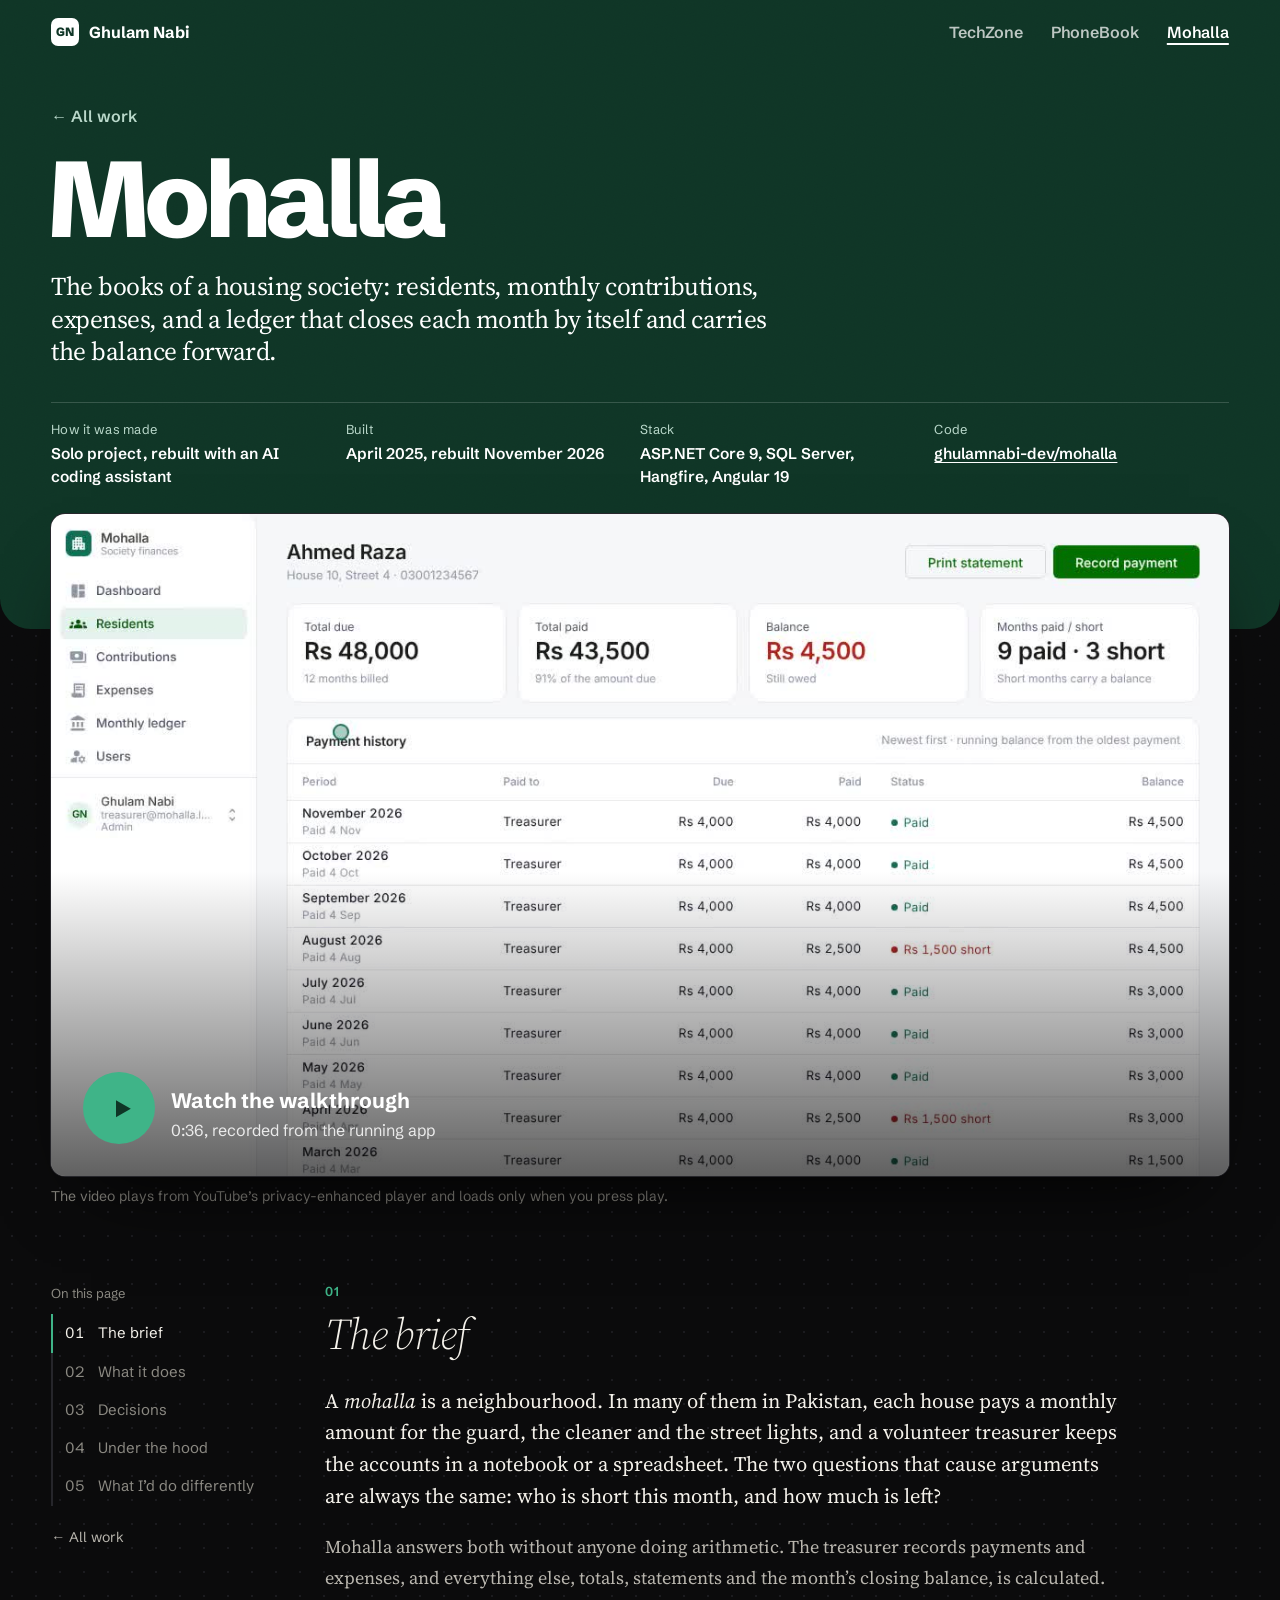
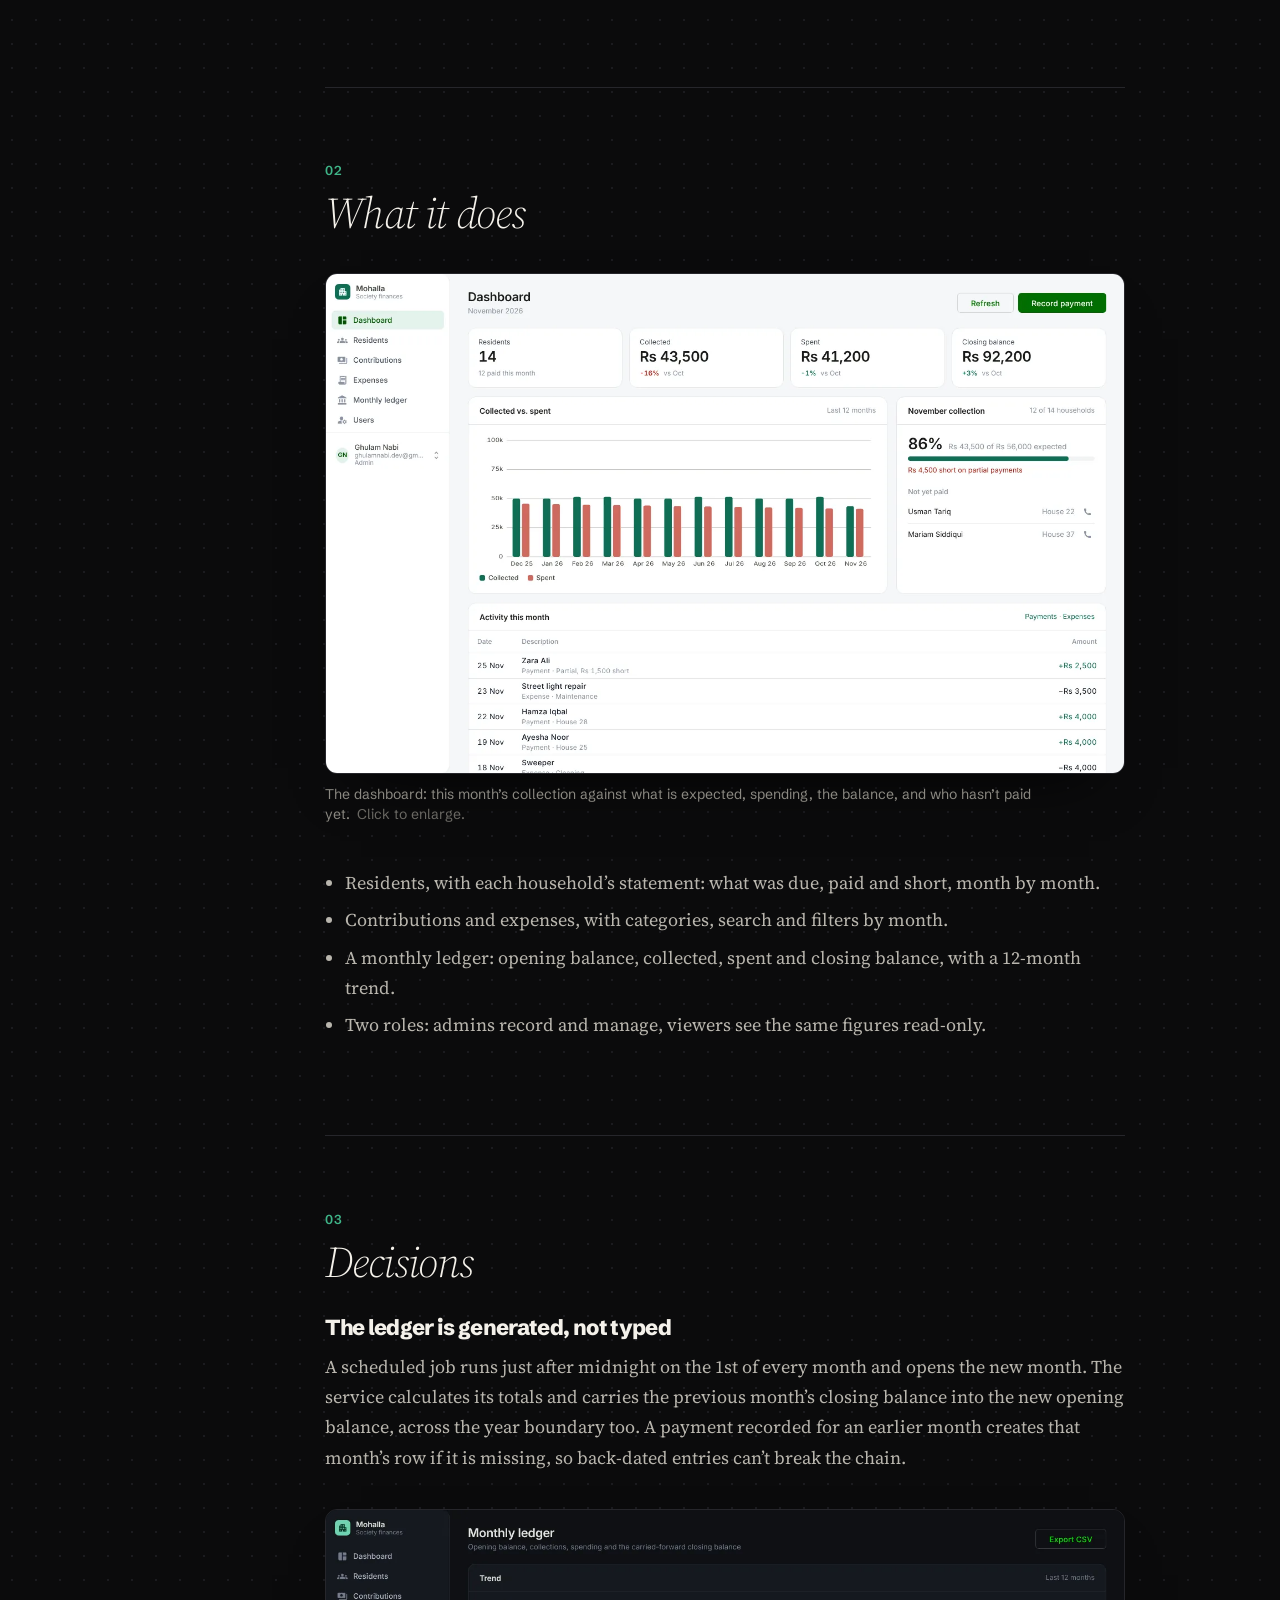
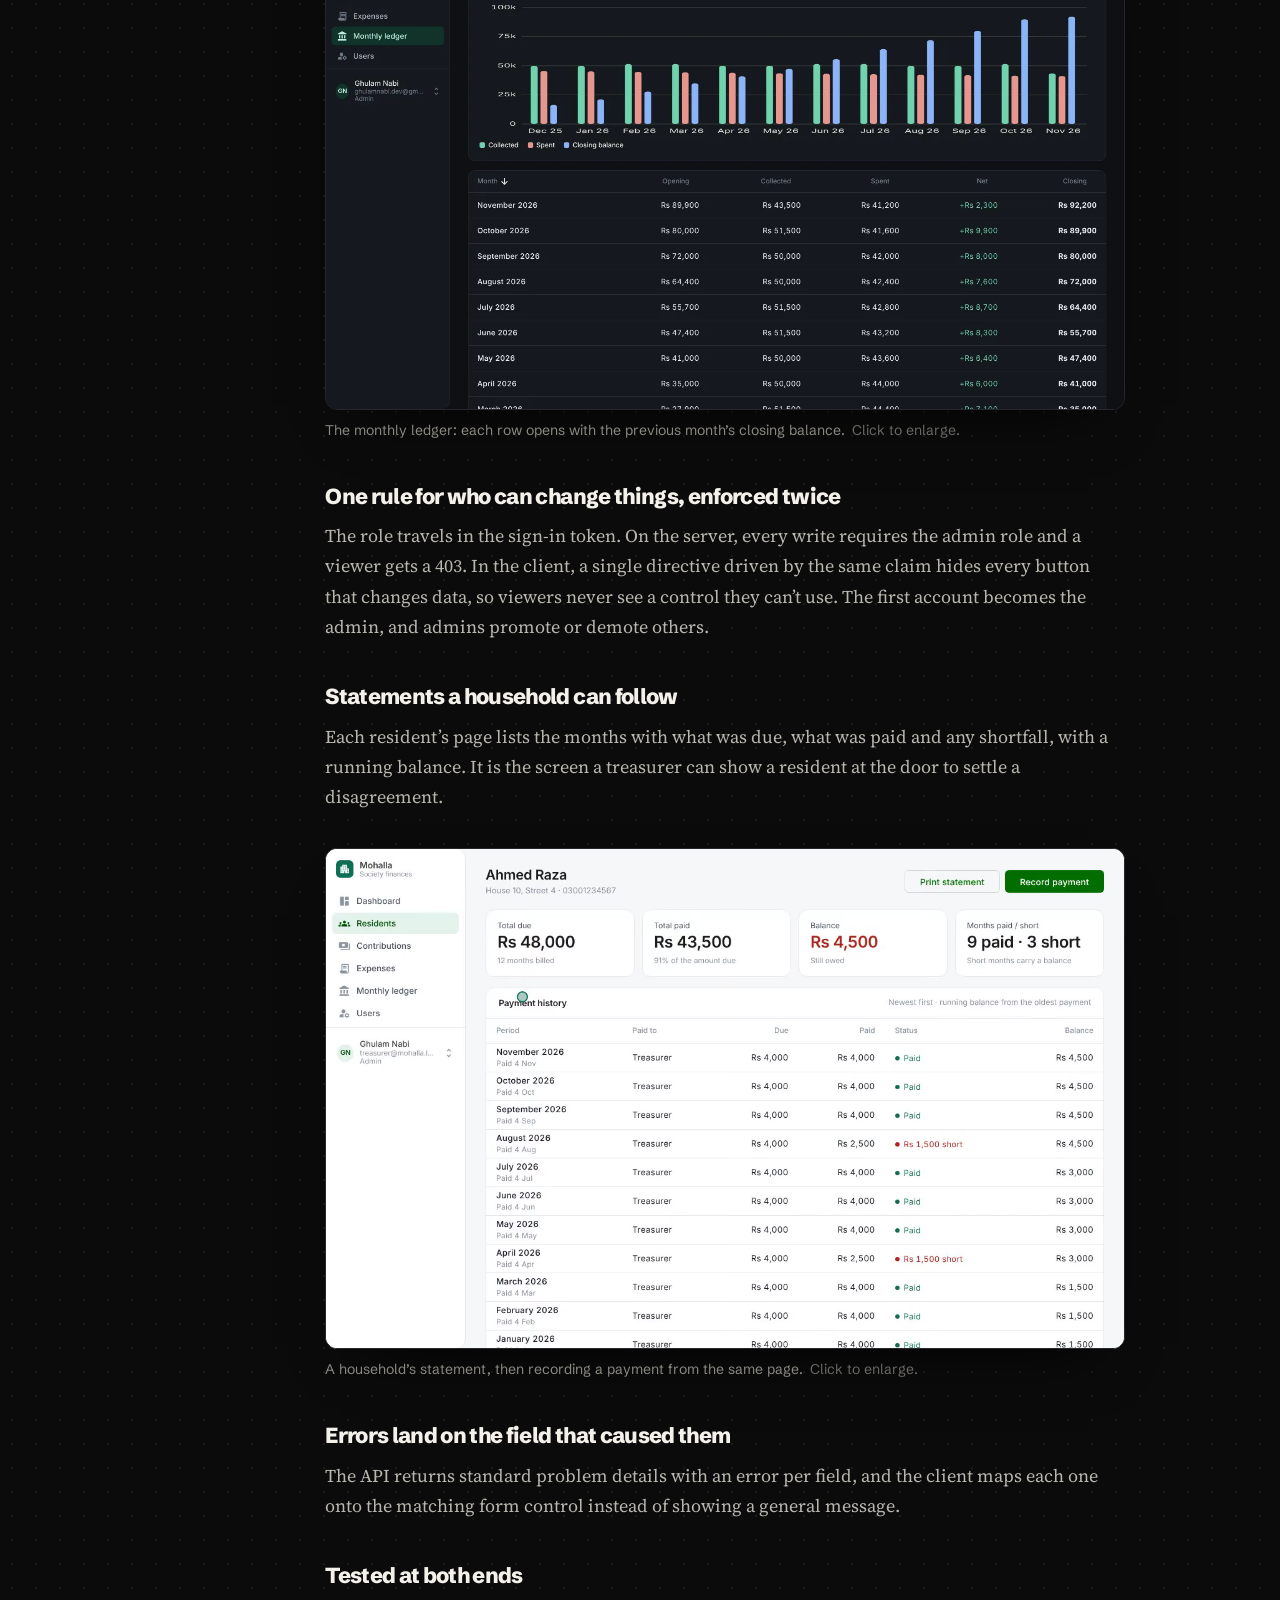
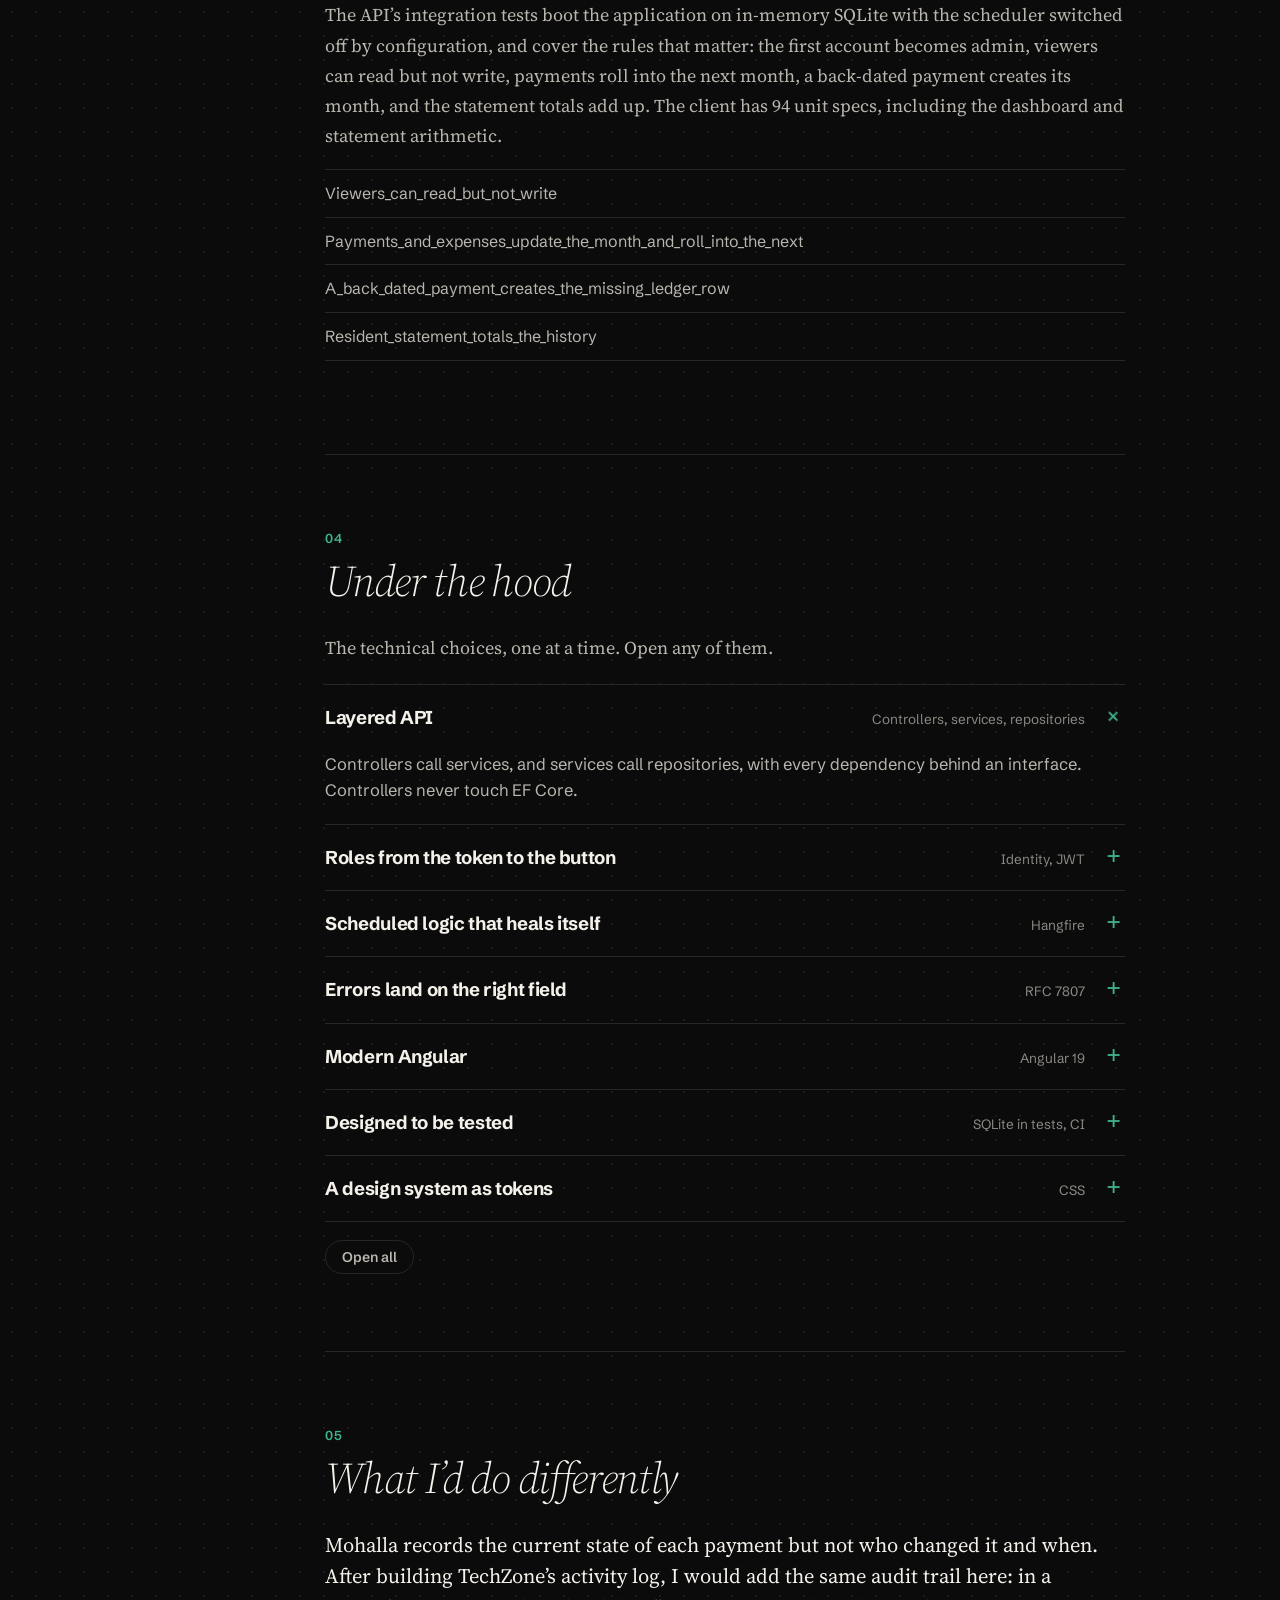
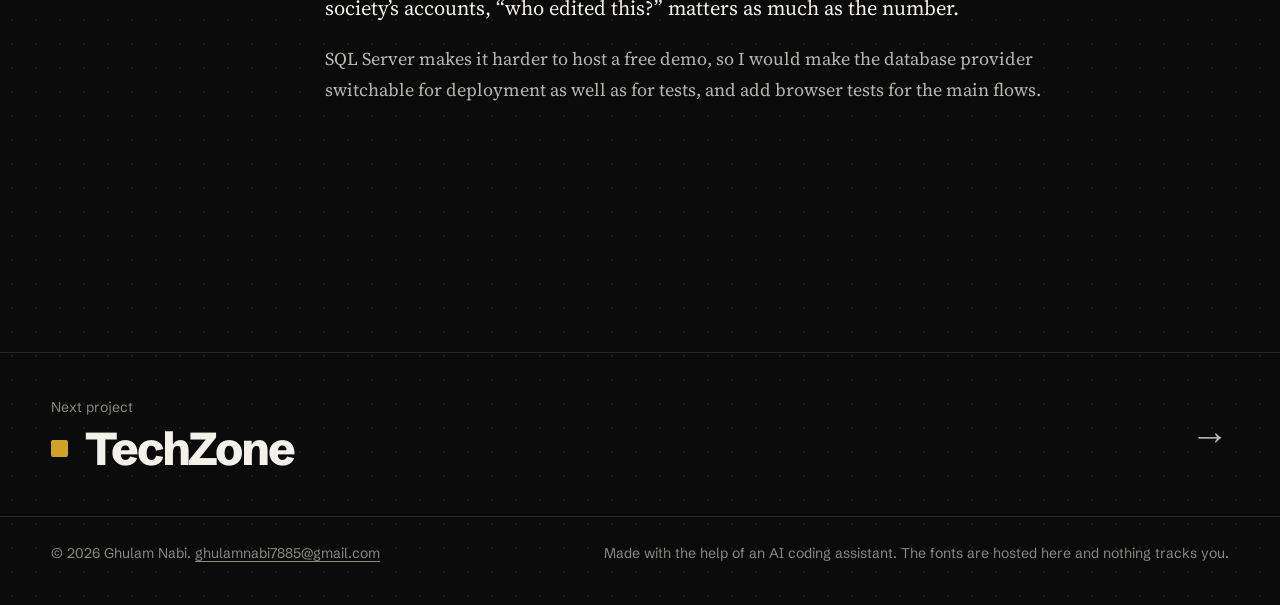
<file: engineering/work/mohalla/index.html>
<!doctype html>
<html lang="en">
<head>
<meta charset="utf-8">
<meta name="viewport" content="width=device-width, initial-scale=1">
<title>Mohalla, housing-society finances: case study by Ghulam Nabi</title>
<meta name="description" content="How Mohalla works: a monthly ledger generated by a scheduled job, admin and viewer roles enforced in the API and the interface, and resident statements. ASP.NET Core 9, Angular 19, SQL Server.">
<meta name="color-scheme" content="dark">
<meta property="og:title" content="Mohalla: case study">
<meta property="og:description" content="How Mohalla works: a monthly ledger generated by a scheduled job, admin and viewer roles enforced in the API and the interface, and resident statements. ASP.NET Core 9, Angular 19, SQL Server.">
<meta property="og:image" content="https://ghulamnabi-dev.github.io/engineering/img/og-mohalla.png">
<meta property="og:url" content="https://ghulamnabi-dev.github.io/engineering/work/mohalla/">
<meta name="twitter:card" content="summary_large_image">
<link rel="icon" href="../../favicon.svg" type="image/svg+xml">
<link rel="preload" href="../../fonts/schibsted-grotesk-latin-wght-normal.woff2" as="font" type="font/woff2" crossorigin>
<link rel="stylesheet" href="../../css/site.css">
<link rel="stylesheet" href="../../css/case.css">
</head>
<body>
<a class="skip" href="#case">Skip to the case study</a>
<header class="case-top band--mo">
  <div class="top">
    <div class="wrap">
      <a class="mark" href="../../" aria-label="Ghulam Nabi, home"><span class="mark__glyph" aria-hidden="true">GN</span><span class="mark__name">Ghulam Nabi</span></a>
      <nav aria-label="Projects">
        <a href="../techzone/">TechZone</a>
        <a href="../phonebook/">PhoneBook</a>
        <a href="../mohalla/" aria-current="page">Mohalla</a>
      </nav>
    </div>
  </div>
  <div class="case-hero">
    <div class="wrap">
      <a class="case-back" href="../../#work">All work</a>
      <h1><span class="band__mark" aria-hidden="true"></span>Mohalla</h1>
      <p class="lede">The books of a housing society: residents, monthly contributions, expenses, and a ledger that closes each month by itself and carries the balance forward.</p>
      <dl class="case-facts">
        <div><dt>How it was made</dt><dd>Solo project, rebuilt with an AI coding assistant</dd></div>
        <div><dt>Built</dt><dd>April 2025, rebuilt November 2026</dd></div>
        <div><dt>Stack</dt><dd>ASP.NET Core 9, SQL Server, Hangfire, Angular 19</dd></div>
        <div><dt>Code</dt><dd><a href="https://github.com/ghulamnabi-dev/mohalla">ghulamnabi-dev/mohalla</a></dd></div>
      </dl>
    </div>
  </div>
</header>

<main id="case">
  <div class="watch band--mo">
    <div class="watch__box" id="player">
      <img src="../../media/mo-loop-statement-poster.jpg" alt="" loading="eager">
      <button class="watch__go" type="button" data-youtube="zd3m_JkKpFA" data-target="player" data-title="Mohalla walkthrough">
        <span class="watch__icon" aria-hidden="true"><svg viewBox="0 0 24 24" fill="currentColor"><path d="M7 4.5v15l13-7.5z"/></svg></span>
        <span><strong>Watch the walkthrough</strong><span>0:36, recorded from the running app</span></span>
      </button>
    </div>
    <p class="watch__note">The video plays from YouTube’s privacy-enhanced player and loads only when you press play.</p>
  </div>

  <article class="article case-wrap">
    <section aria-labelledby="s0"><h2 id="s0">The brief</h2><div class="prose"><p>A <em>mohalla</em> is a neighbourhood. In many of them in Pakistan, each house pays a monthly amount for the guard, the cleaner and the street lights, and a volunteer treasurer keeps the accounts in a notebook or a spreadsheet. The two questions that cause arguments are always the same: who is short this month, and how much is left?</p>
<p>Mohalla answers both without anyone doing arithmetic. The treasurer records payments and expenses, and everything else, totals, statements and the month’s closing balance, is calculated.</p></div></section>
    <section aria-labelledby="s1"><h2 id="s1">What it does</h2><div class="prose"><figure class="shot"><img src="../../img/mohalla/02-dashboard.webp" alt="Mohalla dashboard with totals, a chart and the households yet to pay" loading="lazy" decoding="async"><figcaption>The dashboard: this month’s collection against what is expected, spending, the balance, and who hasn’t paid yet.</figcaption></figure>
<ul>
<li>Residents, with each household’s statement: what was due, paid and short, month by month.</li>
<li>Contributions and expenses, with categories, search and filters by month.</li>
<li>A monthly ledger: opening balance, collected, spent and closing balance, with a 12-month trend.</li>
<li>Two roles: admins record and manage, viewers see the same figures read-only.</li>
</ul></div></section>
    <section aria-labelledby="s2"><h2 id="s2">Decisions</h2><div class="prose"><h3>The ledger is generated, not typed</h3>
<p>A scheduled job runs just after midnight on the 1st of every month and opens the new month. The service calculates its totals and carries the previous month’s closing balance into the new opening balance, across the year boundary too. A payment recorded for an earlier month creates that month’s row if it is missing, so back-dated entries can’t break the chain.</p>
<figure class="shot"><img src="../../img/mohalla/07-ledger-dark.webp" alt="Mohalla monthly ledger in dark mode with a trend chart and a table of months" loading="lazy" decoding="async"><figcaption>The monthly ledger: each row opens with the previous month’s closing balance.</figcaption></figure>
<h3>One rule for who can change things, enforced twice</h3>
<p>The role travels in the sign-in token. On the server, every write requires the admin role and a viewer gets a 403. In the client, a single directive driven by the same claim hides every button that changes data, so viewers never see a control they can’t use. The first account becomes the admin, and admins promote or demote others.</p>
<h3>Statements a household can follow</h3>
<p>Each resident’s page lists the months with what was due, what was paid and any shortfall, with a running balance. It is the screen a treasurer can show a resident at the door to settle a disagreement.</p>
<figure class="shot"><video data-loop muted loop playsinline preload="none" poster="../../media/mo-loop-statement-poster.jpg" aria-label="Mohalla resident statement, then the record payment dialog"><source src="../../media/mo-loop-statement.webm" type="video/webm"><source src="../../media/mo-loop-statement.mp4" type="video/mp4"></video><figcaption>A household’s statement, then recording a payment from the same page.</figcaption></figure>
<h3>Errors land on the field that caused them</h3>
<p>The API returns standard problem details with an error per field, and the client maps each one onto the matching form control instead of showing a general message.</p>
<h3>Tested at both ends</h3>
<p>The API’s integration tests boot the application on in-memory SQLite with the scheduler switched off by configuration, and cover the rules that matter: the first account becomes admin, viewers can read but not write, payments roll into the next month, a back-dated payment creates its month, and the statement totals add up. The client has 94 unit specs, including the dashboard and statement arithmetic.</p>
<ul class="tests">
<li>Viewers_can_read_but_not_write</li>
<li>Payments_and_expenses_update_the_month_and_roll_into_the_next</li>
<li>A_back_dated_payment_creates_the_missing_ledger_row</li>
<li>Resident_statement_totals_the_history</li>
</ul></div></section>
    <section aria-labelledby="s3"><h2 id="s3">Under the hood</h2><div class="prose"><div class="tech"><p>The technical choices, one at a time. Open any of them.</p><details open><summary><span>Layered API</span><small>Controllers, services, repositories</small></summary><p>Controllers call services, and services call repositories, with every dependency behind an interface. Controllers never touch EF Core.</p></details><details><summary><span>Roles from the token to the button</span><small>Identity, JWT</small></summary><p>ASP.NET Core Identity with a role claim in the token. <code>[Authorize(Roles = …)]</code> sits on every write, and a structural <code>*appAdminOnly</code> directive hides the same controls in the interface.</p></details><details><summary><span>Scheduled logic that heals itself</span><small>Hangfire</small></summary><p>A Hangfire job opens each month’s ledger row. If a back-dated entry arrives first, the row is created on demand.</p></details><details><summary><span>Errors land on the right field</span><small>RFC 7807</small></summary><p>The API returns RFC 7807 <code>ValidationProblemDetails</code>, and the client puts each message on the matching form field.</p></details><details><summary><span>Modern Angular</span><small>Angular 19</small></summary><p>Standalone components, signals, the new control flow, functional guards and interceptors, and lazy routes. The chart is 60 lines of SVG instead of a charting dependency, and the initial bundle is about 114 kB gzipped.</p></details><details><summary><span>Designed to be tested</span><small>SQLite in tests, CI</small></summary><p>The database provider and the background server are configurable, so the real app boots on SQLite inside the tests. Both suites run on every push, followed by a Docker build of both images.</p></details><details><summary><span>A design system as tokens</span><small>CSS</small></summary><p>One accent, flat surfaces and dense tables. Light and dark come from the same stylesheet.</p></details><p class="tech__all"><button type="button" data-all>Open all</button></p></div></div></section>
    <section aria-labelledby="s4"><h2 id="s4">What I’d do differently</h2><div class="prose"><p>Mohalla records the current state of each payment but not who changed it and when. After building TechZone’s activity log, I would add the same audit trail here: in a society’s accounts, “who edited this?” matters as much as the number.</p>
<p>SQL Server makes it harder to host a free demo, so I would make the database provider switchable for deployment as well as for tests, and add browser tests for the main flows.</p></div></section>
  </article>
</main>

<a class="next band--tz" href="../techzone/">
  <span class="wrap" style="display:block"><span class="next__label">Next project</span><strong>TechZone</strong></span>
</a>

<footer class="foot">
  <div class="wrap">
    <span>© 2026 Ghulam Nabi. <a href="mailto:ghulamnabi7885@gmail.com">ghulamnabi7885@gmail.com</a></span>
    <span>Made with the help of an AI coding assistant. The fonts are hosted here and nothing tracks you.</span>
  </div>
</footer>
<script src="../../js/site.js" defer></script>
<script src="../../js/case.js" defer></script>
<script src="../../js/zoom.js" defer></script>
</body>
</html>
</file>
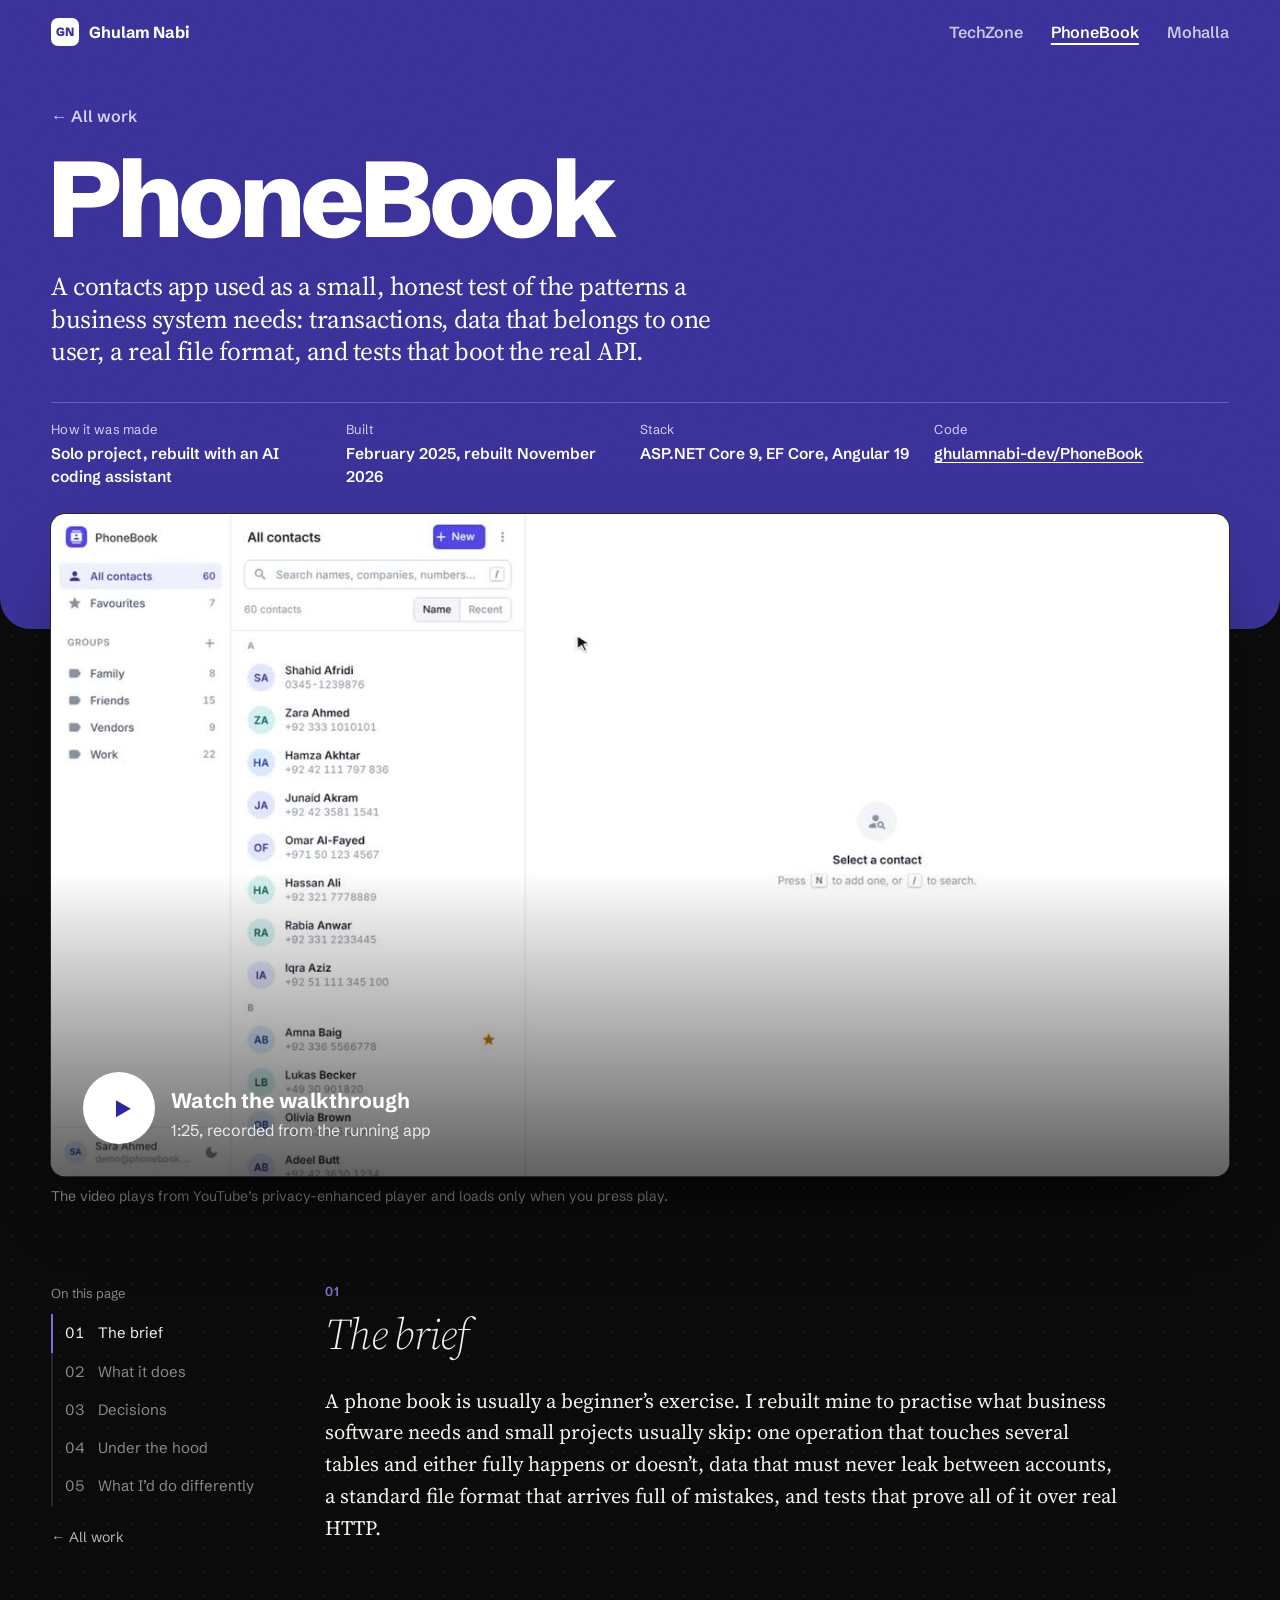
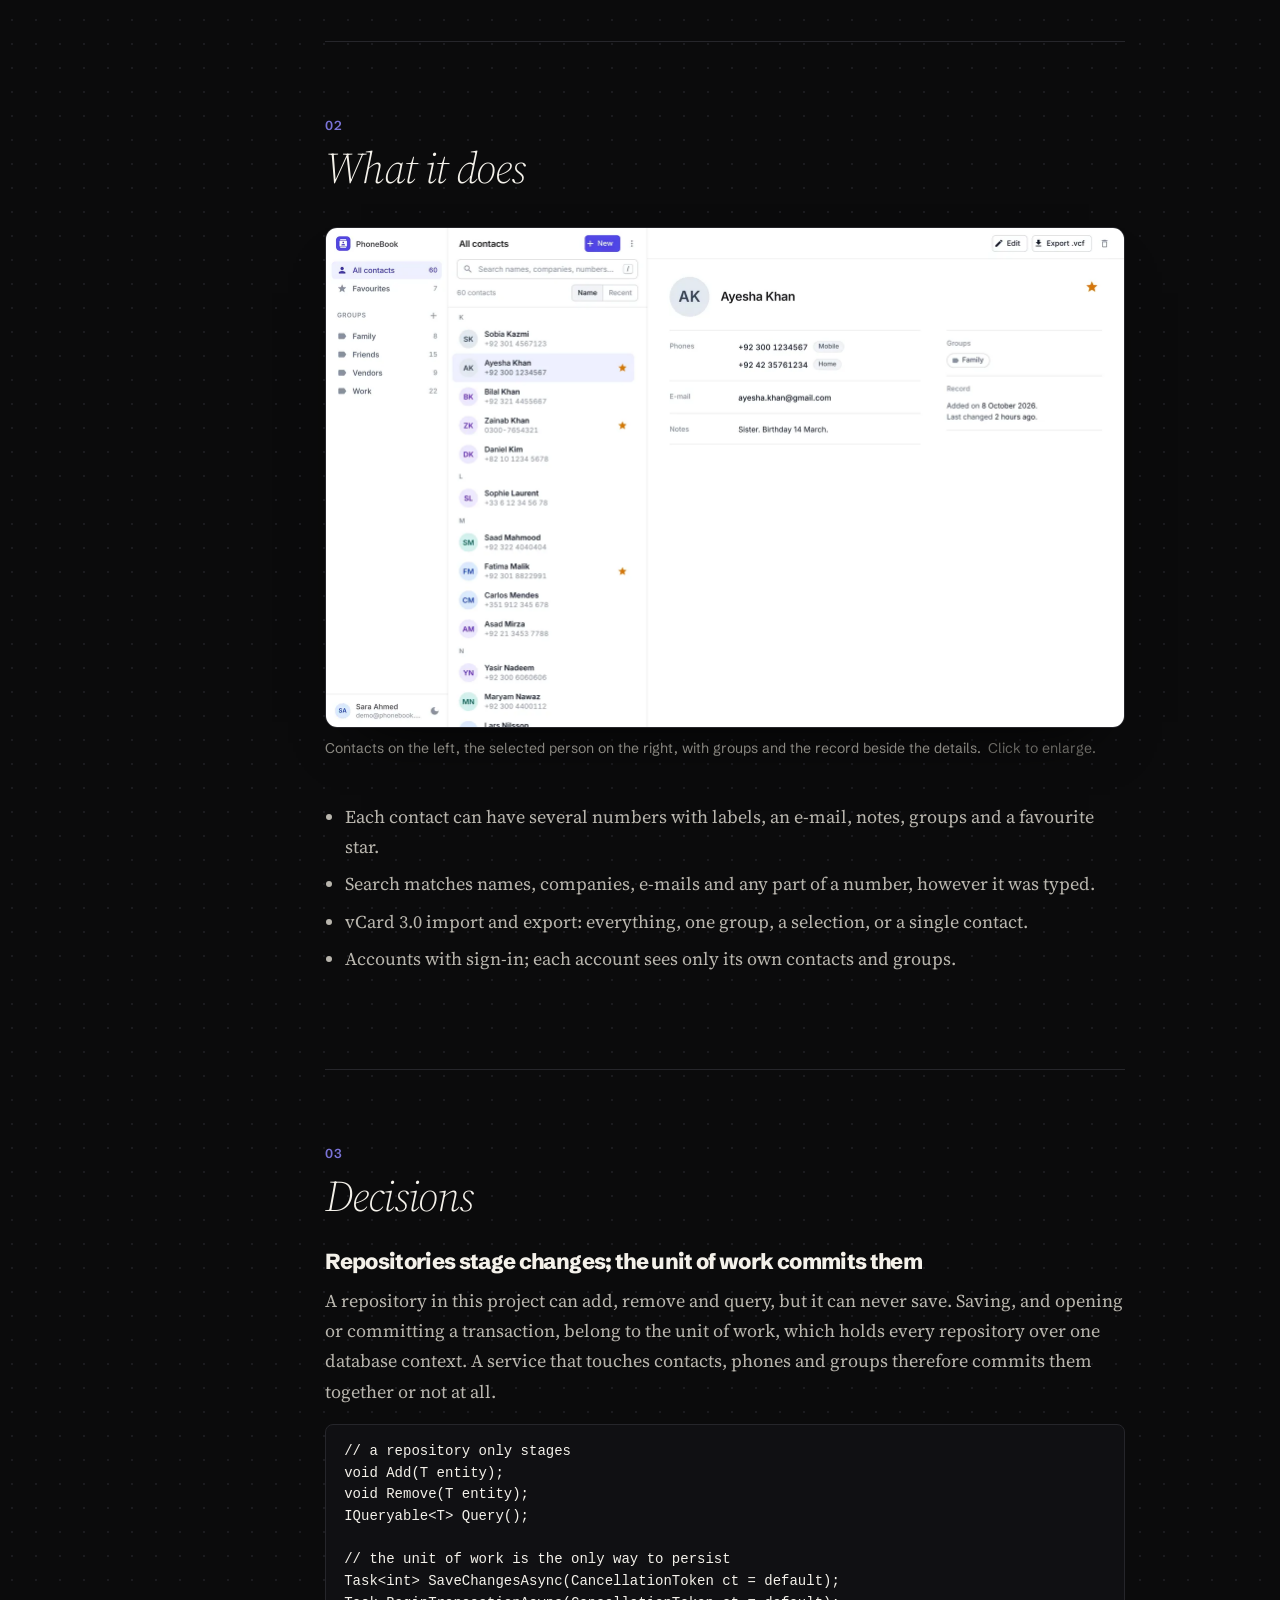
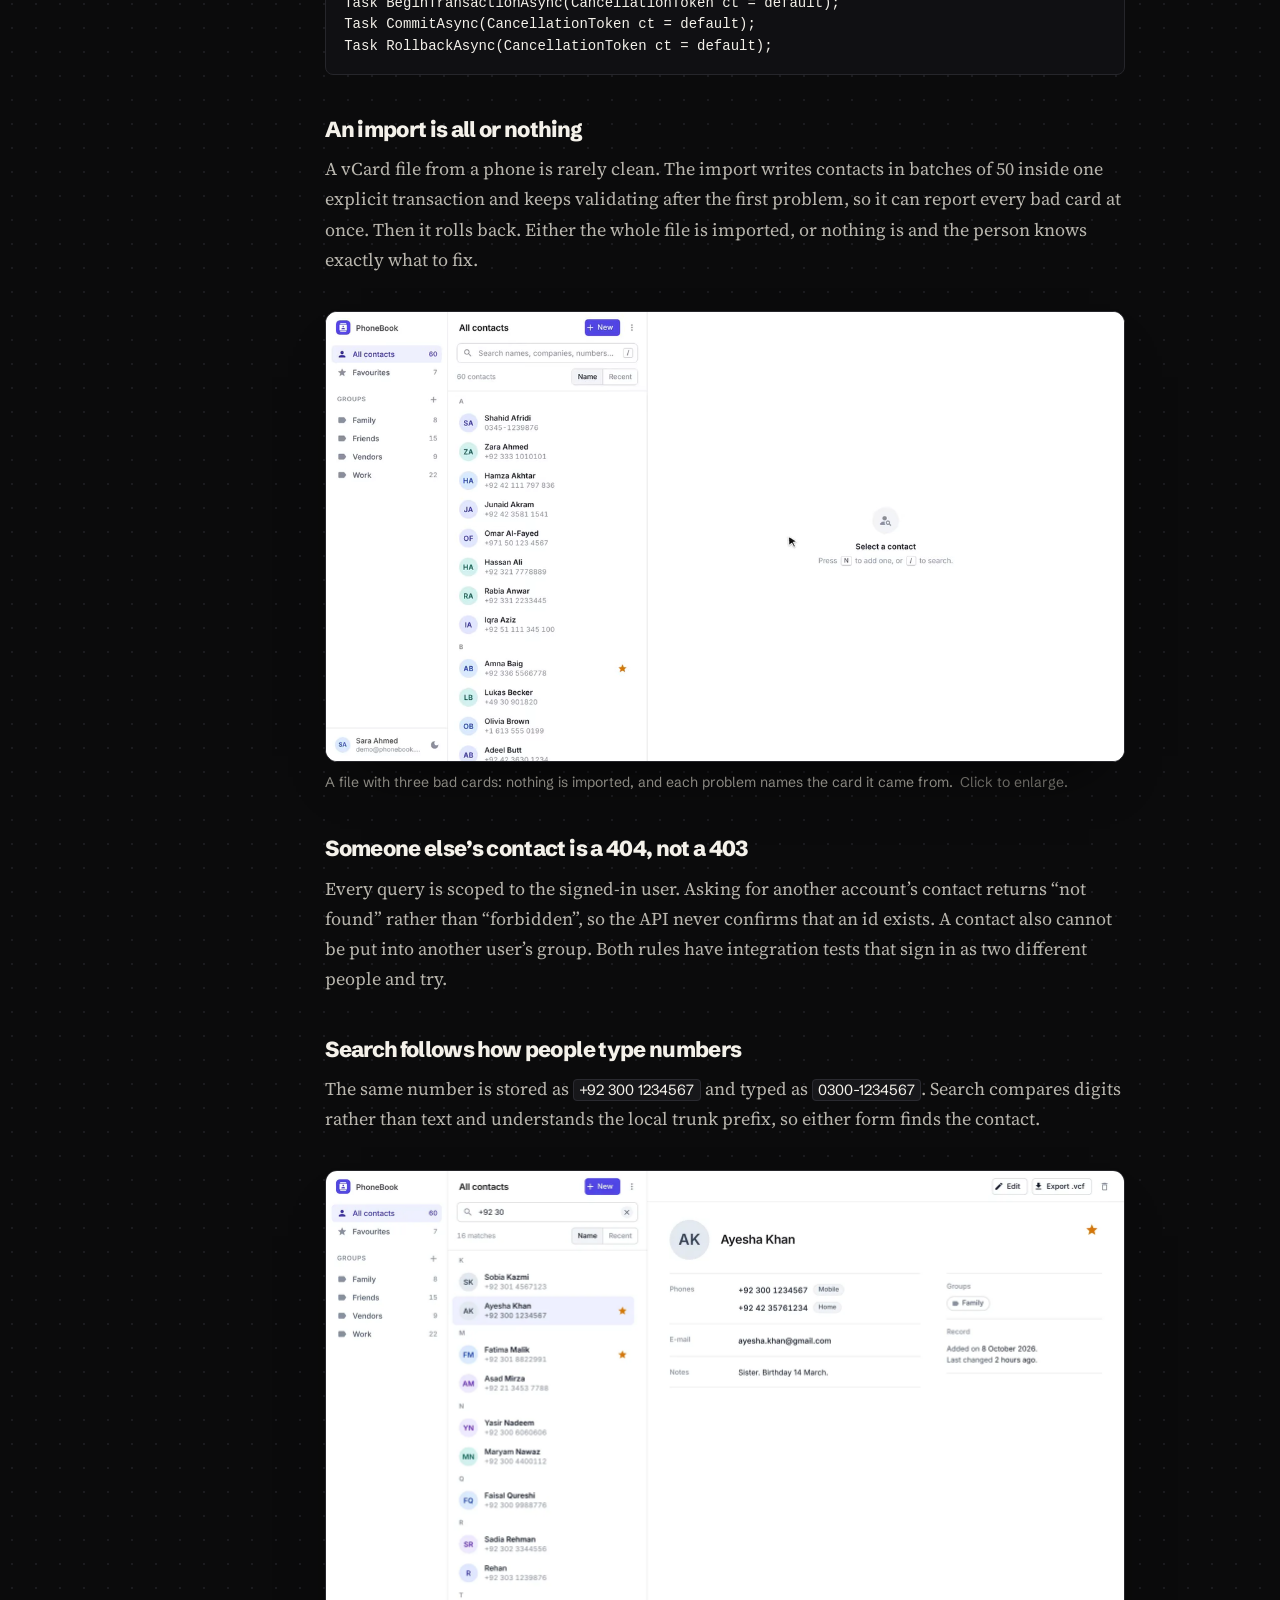
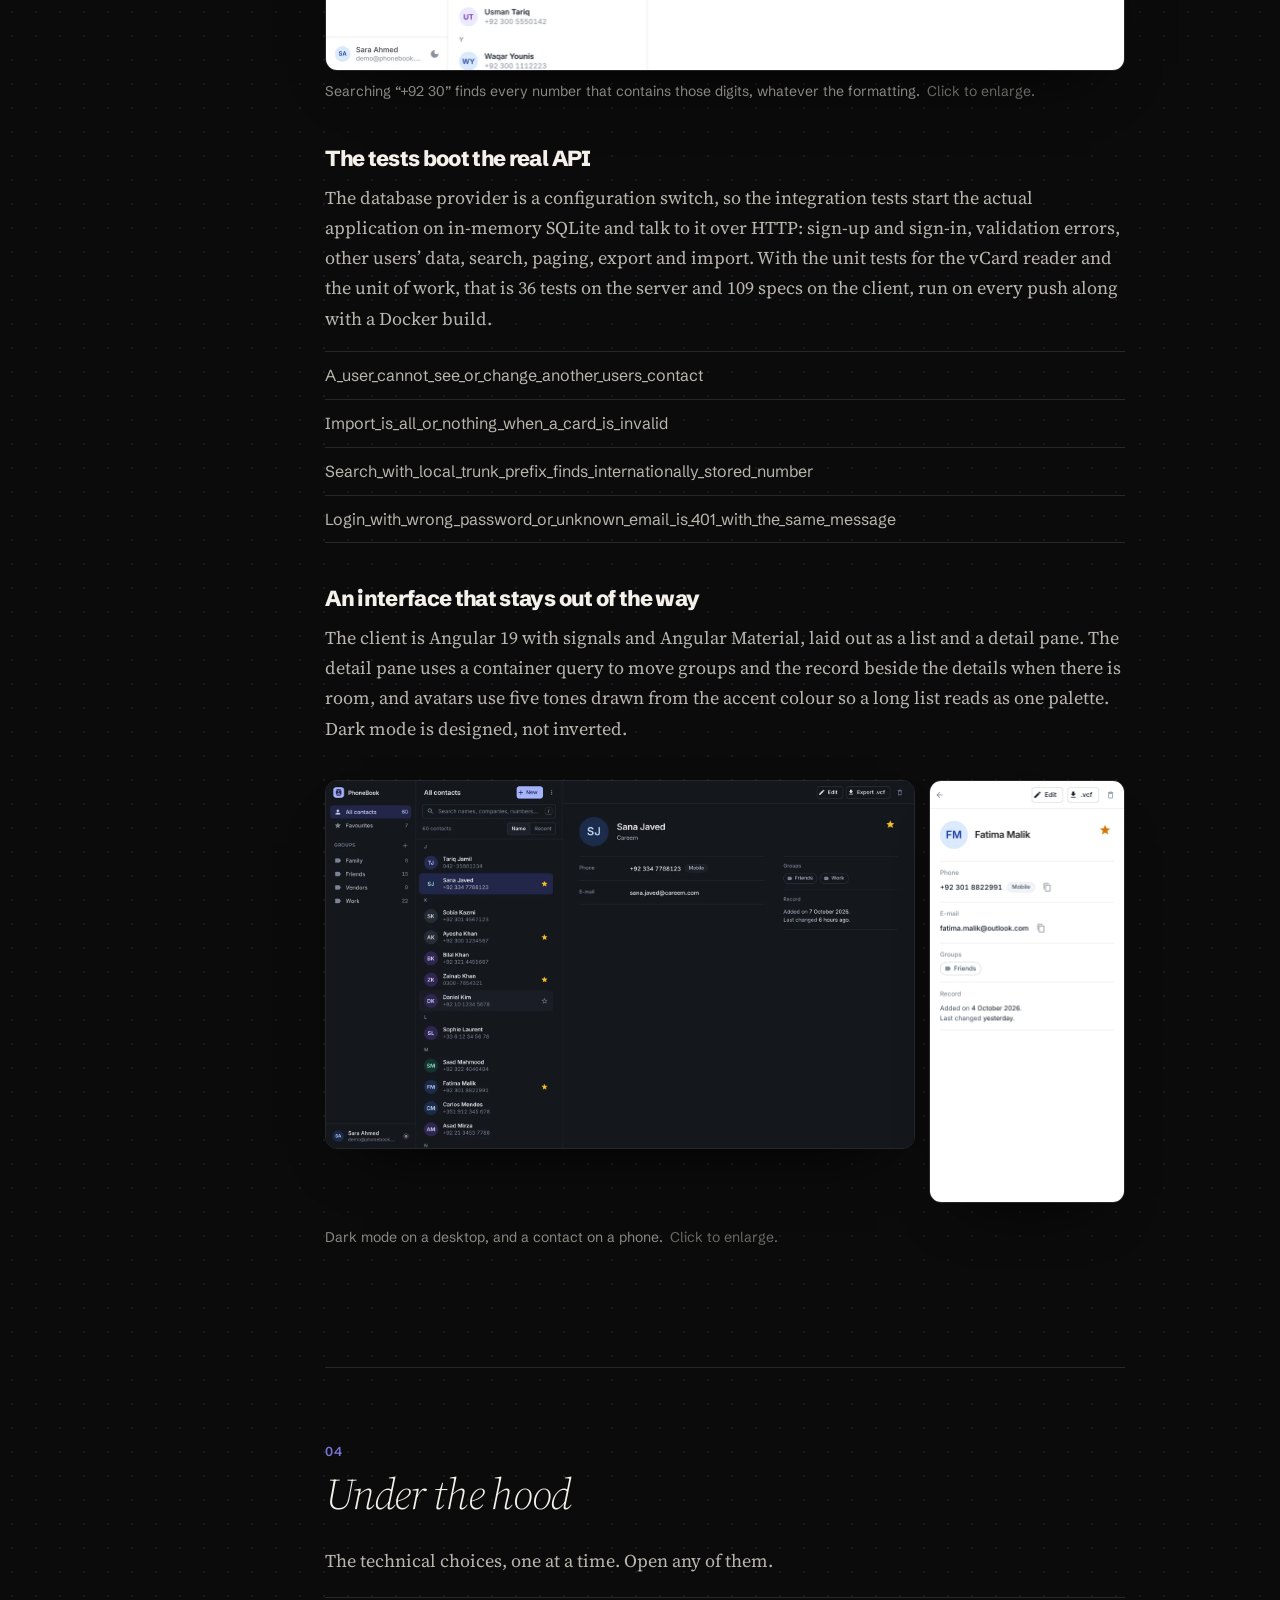
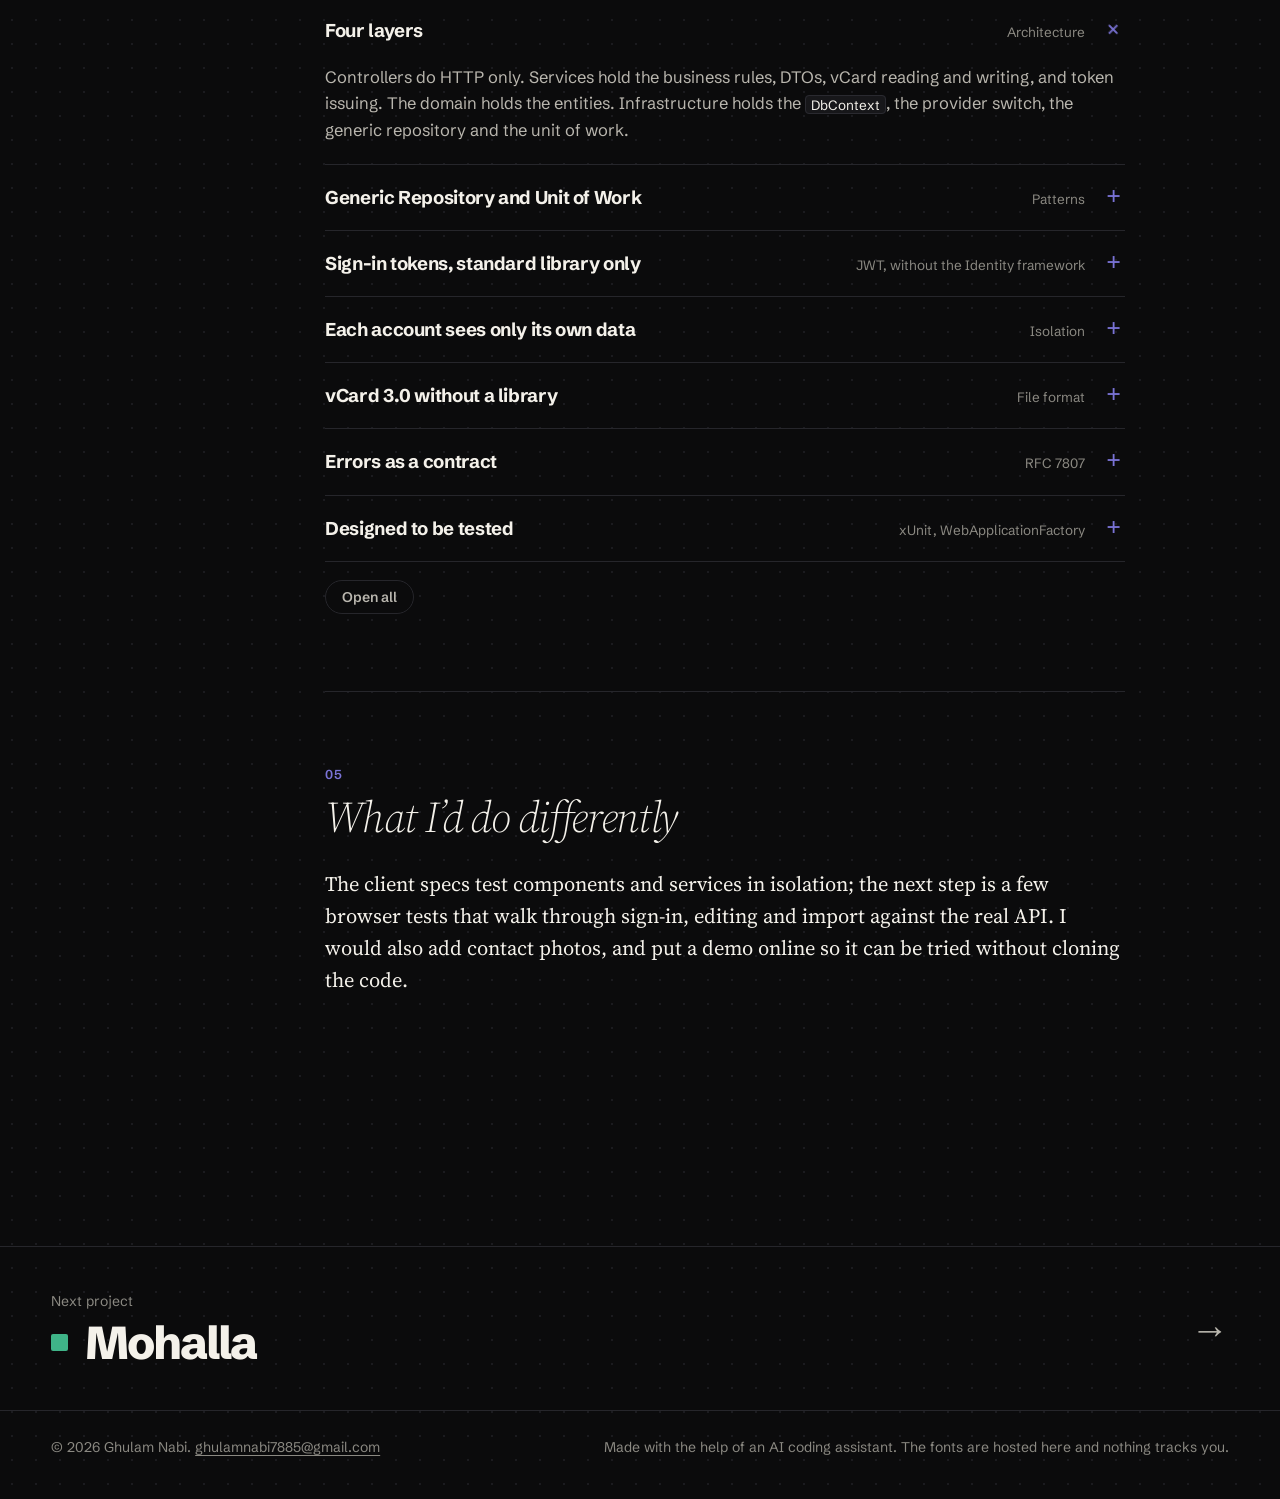
<file: engineering/work/phonebook/index.html>
<!doctype html>
<html lang="en">
<head>
<meta charset="utf-8">
<meta name="viewport" content="width=device-width, initial-scale=1">
<title>PhoneBook, ASP.NET Core and Angular: case study by Ghulam Nabi</title>
<meta name="description" content="How PhoneBook works: a repository and unit of work with explicit transactions, all-or-nothing vCard import, per-user data isolation and tests that boot the real API. ASP.NET Core 9 and Angular 19.">
<meta name="color-scheme" content="dark">
<meta property="og:title" content="PhoneBook: case study">
<meta property="og:description" content="How PhoneBook works: a repository and unit of work with explicit transactions, all-or-nothing vCard import, per-user data isolation and tests that boot the real API. ASP.NET Core 9 and Angular 19.">
<meta property="og:image" content="https://ghulamnabi-dev.github.io/engineering/img/og-phonebook.png">
<meta property="og:url" content="https://ghulamnabi-dev.github.io/engineering/work/phonebook/">
<meta name="twitter:card" content="summary_large_image">
<link rel="icon" href="../../favicon.svg" type="image/svg+xml">
<link rel="preload" href="../../fonts/schibsted-grotesk-latin-wght-normal.woff2" as="font" type="font/woff2" crossorigin>
<link rel="stylesheet" href="../../css/site.css">
<link rel="stylesheet" href="../../css/case.css">
</head>
<body>
<a class="skip" href="#case">Skip to the case study</a>
<header class="case-top band--pb">
  <div class="top">
    <div class="wrap">
      <a class="mark" href="../../" aria-label="Ghulam Nabi, home"><span class="mark__glyph" aria-hidden="true">GN</span><span class="mark__name">Ghulam Nabi</span></a>
      <nav aria-label="Projects">
        <a href="../techzone/">TechZone</a>
        <a href="../phonebook/" aria-current="page">PhoneBook</a>
        <a href="../mohalla/">Mohalla</a>
      </nav>
    </div>
  </div>
  <div class="case-hero">
    <div class="wrap">
      <a class="case-back" href="../../#work">All work</a>
      <h1><span class="band__mark" aria-hidden="true"></span>PhoneBook</h1>
      <p class="lede">A contacts app used as a small, honest test of the patterns a business system needs: transactions, data that belongs to one user, a real file format, and tests that boot the real API.</p>
      <dl class="case-facts">
        <div><dt>How it was made</dt><dd>Solo project, rebuilt with an AI coding assistant</dd></div>
        <div><dt>Built</dt><dd>February 2025, rebuilt November 2026</dd></div>
        <div><dt>Stack</dt><dd>ASP.NET Core 9, EF Core, Angular 19</dd></div>
        <div><dt>Code</dt><dd><a href="https://github.com/ghulamnabi-dev/PhoneBook">ghulamnabi-dev/PhoneBook</a></dd></div>
      </dl>
    </div>
  </div>
</header>

<main id="case">
  <div class="watch band--pb">
    <div class="watch__box" id="player">
      <img src="../../media/pb-loop-import-poster.jpg" alt="" loading="eager">
      <button class="watch__go" type="button" data-youtube="OrchwyS9jfs" data-target="player" data-title="PhoneBook walkthrough">
        <span class="watch__icon" aria-hidden="true"><svg viewBox="0 0 24 24" fill="currentColor"><path d="M7 4.5v15l13-7.5z"/></svg></span>
        <span><strong>Watch the walkthrough</strong><span>1:25, recorded from the running app</span></span>
      </button>
    </div>
    <p class="watch__note">The video plays from YouTube’s privacy-enhanced player and loads only when you press play.</p>
  </div>

  <article class="article case-wrap">
    <section aria-labelledby="s0"><h2 id="s0">The brief</h2><div class="prose"><p>A phone book is usually a beginner’s exercise. I rebuilt mine to practise what business software needs and small projects usually skip: one operation that touches several tables and either fully happens or doesn’t, data that must never leak between accounts, a standard file format that arrives full of mistakes, and tests that prove all of it over real HTTP.</p></div></section>
    <section aria-labelledby="s1"><h2 id="s1">What it does</h2><div class="prose"><figure class="shot"><img src="../../img/phonebook/cover.webp" alt="PhoneBook with a contact list and a contact’s details" loading="lazy" decoding="async"><figcaption>Contacts on the left, the selected person on the right, with groups and the record beside the details.</figcaption></figure>
<ul>
<li>Each contact can have several numbers with labels, an e-mail, notes, groups and a favourite star.</li>
<li>Search matches names, companies, e-mails and any part of a number, however it was typed.</li>
<li>vCard 3.0 import and export: everything, one group, a selection, or a single contact.</li>
<li>Accounts with sign-in; each account sees only its own contacts and groups.</li>
</ul></div></section>
    <section aria-labelledby="s2"><h2 id="s2">Decisions</h2><div class="prose"><h3>Repositories stage changes; the unit of work commits them</h3>
<p>A repository in this project can add, remove and query, but it can never save. Saving, and opening or committing a transaction, belong to the unit of work, which holds every repository over one database context. A service that touches contacts, phones and groups therefore commits them together or not at all.</p>
<pre><code>// a repository only stages
void Add(T entity);
void Remove(T entity);
IQueryable&lt;T&gt; Query();

// the unit of work is the only way to persist
Task&lt;int&gt; SaveChangesAsync(CancellationToken ct = default);
Task BeginTransactionAsync(CancellationToken ct = default);
Task CommitAsync(CancellationToken ct = default);
Task RollbackAsync(CancellationToken ct = default);</code></pre>
<h3>An import is all or nothing</h3>
<p>A vCard file from a phone is rarely clean. The import writes contacts in batches of 50 inside one explicit transaction and keeps validating after the first problem, so it can report every bad card at once. Then it rolls back. Either the whole file is imported, or nothing is and the person knows exactly what to fix.</p>
<figure class="shot"><video data-loop muted loop playsinline preload="none" poster="../../media/pb-loop-import-poster.jpg" aria-label="PhoneBook import dialog listing every invalid card, with nothing imported"><source src="../../media/pb-loop-import.webm" type="video/webm"><source src="../../media/pb-loop-import.mp4" type="video/mp4"></video><figcaption>A file with three bad cards: nothing is imported, and each problem names the card it came from.</figcaption></figure>
<h3>Someone else’s contact is a 404, not a 403</h3>
<p>Every query is scoped to the signed-in user. Asking for another account’s contact returns “not found” rather than “forbidden”, so the API never confirms that an id exists. A contact also cannot be put into another user’s group. Both rules have integration tests that sign in as two different people and try.</p>
<h3>Search follows how people type numbers</h3>
<p>The same number is stored as <code>+92 300 1234567</code> and typed as <code>0300-1234567</code>. Search compares digits rather than text and understands the local trunk prefix, so either form finds the contact.</p>
<figure class="shot"><img src="../../img/phonebook/2-search.webp" alt="PhoneBook search results for +92 30" loading="lazy" decoding="async"><figcaption>Searching “+92 30” finds every number that contains those digits, whatever the formatting.</figcaption></figure>
<h3>The tests boot the real API</h3>
<p>The database provider is a configuration switch, so the integration tests start the actual application on in-memory SQLite and talk to it over HTTP: sign-up and sign-in, validation errors, other users’ data, search, paging, export and import. With the unit tests for the vCard reader and the unit of work, that is 36 tests on the server and 109 specs on the client, run on every push along with a Docker build.</p>
<ul class="tests">
<li>A_user_cannot_see_or_change_another_users_contact</li>
<li>Import_is_all_or_nothing_when_a_card_is_invalid</li>
<li>Search_with_local_trunk_prefix_finds_internationally_stored_number</li>
<li>Login_with_wrong_password_or_unknown_email_is_401_with_the_same_message</li>
</ul>
<h3>An interface that stays out of the way</h3>
<p>The client is Angular 19 with signals and Angular Material, laid out as a list and a detail pane. The detail pane uses a container query to move groups and the record beside the details when there is room, and avatars use five tones drawn from the accent colour so a long list reads as one palette. Dark mode is designed, not inverted.</p>
<figure class="shot shot--pair"><img src="../../img/phonebook/6-dark.webp" alt="PhoneBook in dark mode" loading="lazy" decoding="async"><img src="../../img/phonebook/5b-mobile-detail.webp" alt="PhoneBook contact detail on a phone" loading="lazy" decoding="async"><figcaption>Dark mode on a desktop, and a contact on a phone.</figcaption></figure></div></section>
    <section aria-labelledby="s3"><h2 id="s3">Under the hood</h2><div class="prose"><div class="tech"><p>The technical choices, one at a time. Open any of them.</p><details open><summary><span>Four layers</span><small>Architecture</small></summary><p>Controllers do HTTP only. Services hold the business rules, DTOs, vCard reading and writing, and token issuing. The domain holds the entities. Infrastructure holds the <code>DbContext</code>, the provider switch, the generic repository and the unit of work.</p></details><details><summary><span>Generic Repository and Unit of Work</span><small>Patterns</small></summary><p>A repository only stages changes and never saves. Services depend on <code>IUnitOfWork</code> alone and never see the <code>DbContext</code>, so one operation that touches several repositories commits together or not at all. The vCard import stages contacts in batches of 50 inside one explicit transaction.</p></details><details><summary><span>Sign-in tokens, standard library only</span><small>JWT, without the Identity framework</small></summary><p><code>PasswordHasher&lt;User&gt;</code> for credentials and a signed HS256 token with <code>sub</code>, <code>name</code> and <code>email</code> claims. Issuer, audience and lifetime are validated, and the API refuses to start with a missing or short secret.</p></details><details><summary><span>Each account sees only its own data</span><small>Isolation</small></summary><p>Every query is scoped to the caller. Another user’s contact or group is a 404, never a 403, so ids do not leak.</p></details><details><summary><span>vCard 3.0 without a library</span><small>File format</small></summary><p>A small reader and writer that handles folded lines, escaped commas, semicolons and newlines, and <code>TEL;TYPE=</code> mapping, and skips garbage between cards.</p></details><details><summary><span>Errors as a contract</span><small>RFC 7807</small></summary><p>Data annotations on inputs, and RFC 7807 <code>ProblemDetails</code> for every failure path through one exception handler.</p></details><details><summary><span>Designed to be tested</span><small>xUnit, WebApplicationFactory</small></summary><p>The database provider is a configuration switch between SQLite and SQL Server, so the real app boots on in-memory SQLite inside <code>WebApplicationFactory</code>. 36 API tests exercise HTTP, sign-in and validation end to end, and 109 client specs run beside them on every push.</p></details><p class="tech__all"><button type="button" data-all>Open all</button></p></div></div></section>
    <section aria-labelledby="s4"><h2 id="s4">What I’d do differently</h2><div class="prose"><p>The client specs test components and services in isolation; the next step is a few browser tests that walk through sign-in, editing and import against the real API. I would also add contact photos, and put a demo online so it can be tried without cloning the code.</p></div></section>
  </article>
</main>

<a class="next band--mo" href="../mohalla/">
  <span class="wrap" style="display:block"><span class="next__label">Next project</span><strong>Mohalla</strong></span>
</a>

<footer class="foot">
  <div class="wrap">
    <span>© 2026 Ghulam Nabi. <a href="mailto:ghulamnabi7885@gmail.com">ghulamnabi7885@gmail.com</a></span>
    <span>Made with the help of an AI coding assistant. The fonts are hosted here and nothing tracks you.</span>
  </div>
</footer>
<script src="../../js/site.js" defer></script>
<script src="../../js/case.js" defer></script>
<script src="../../js/zoom.js" defer></script>
</body>
</html>
</file>
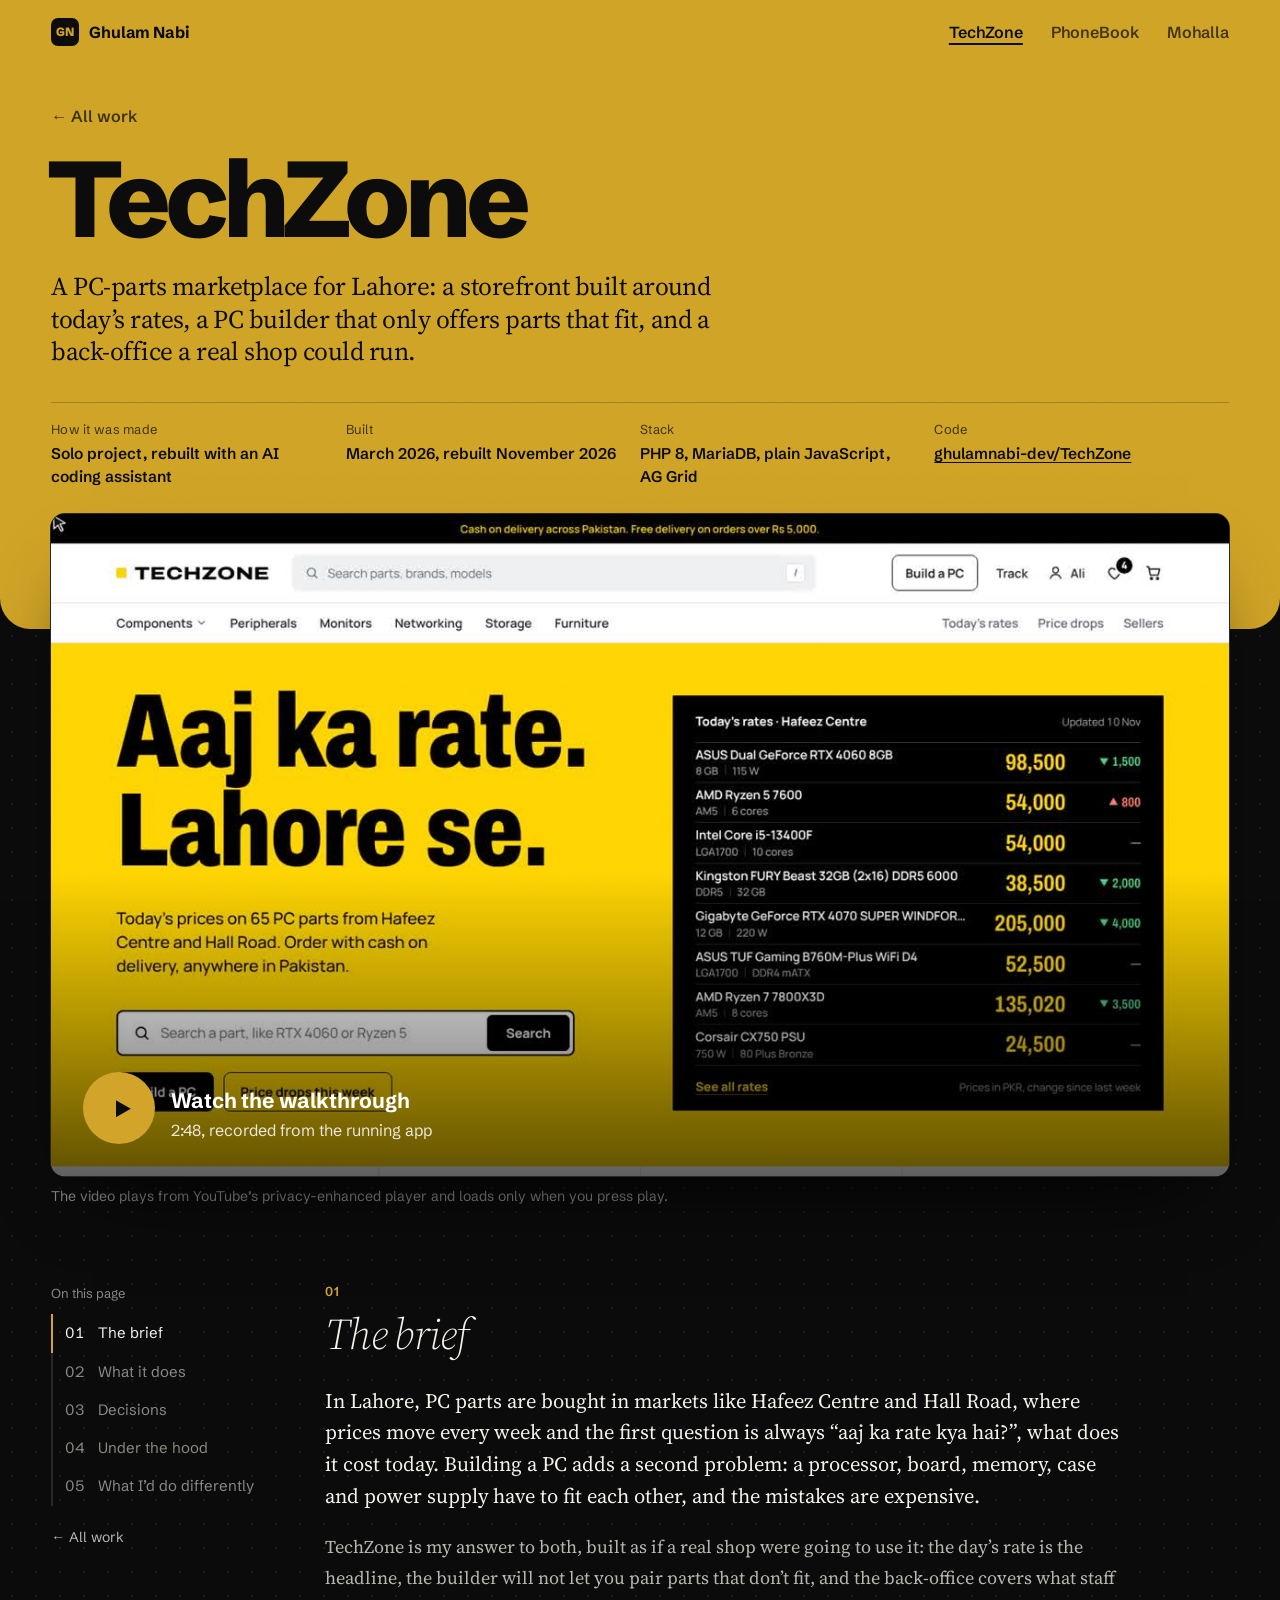
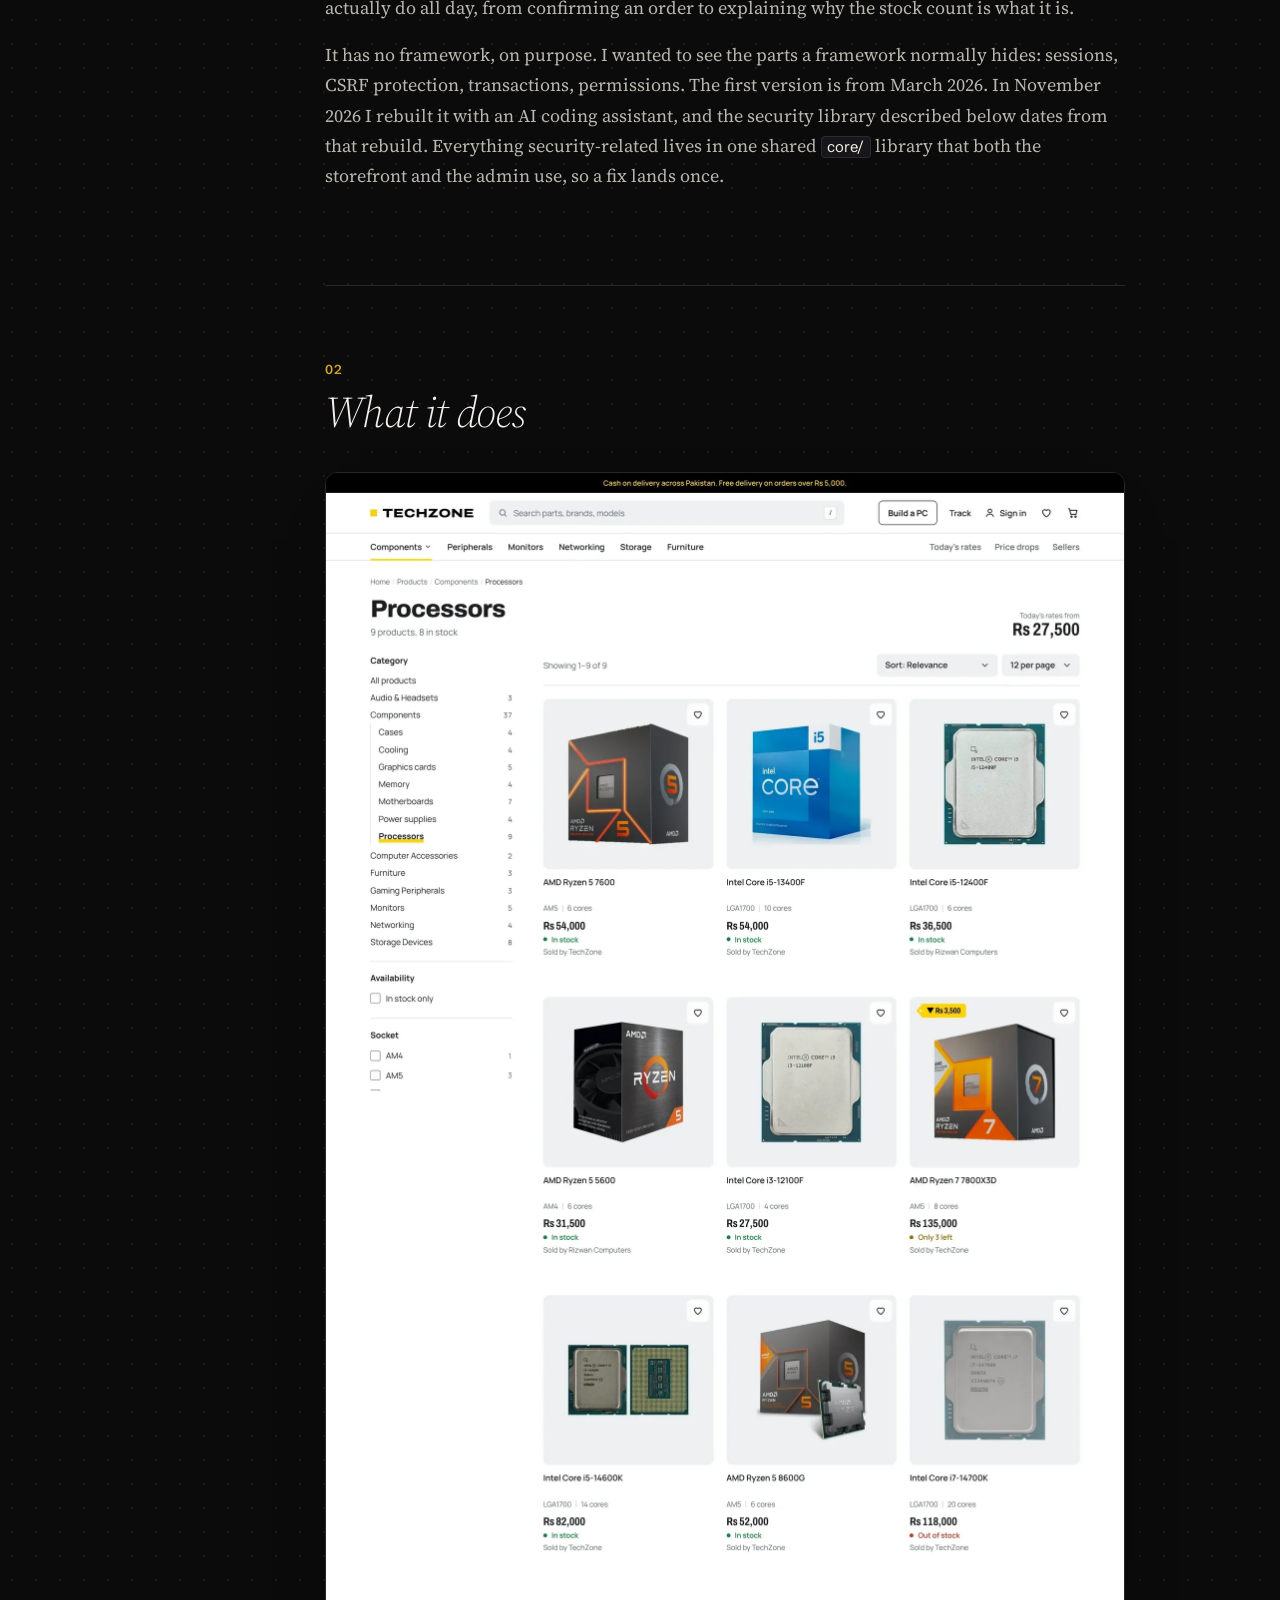
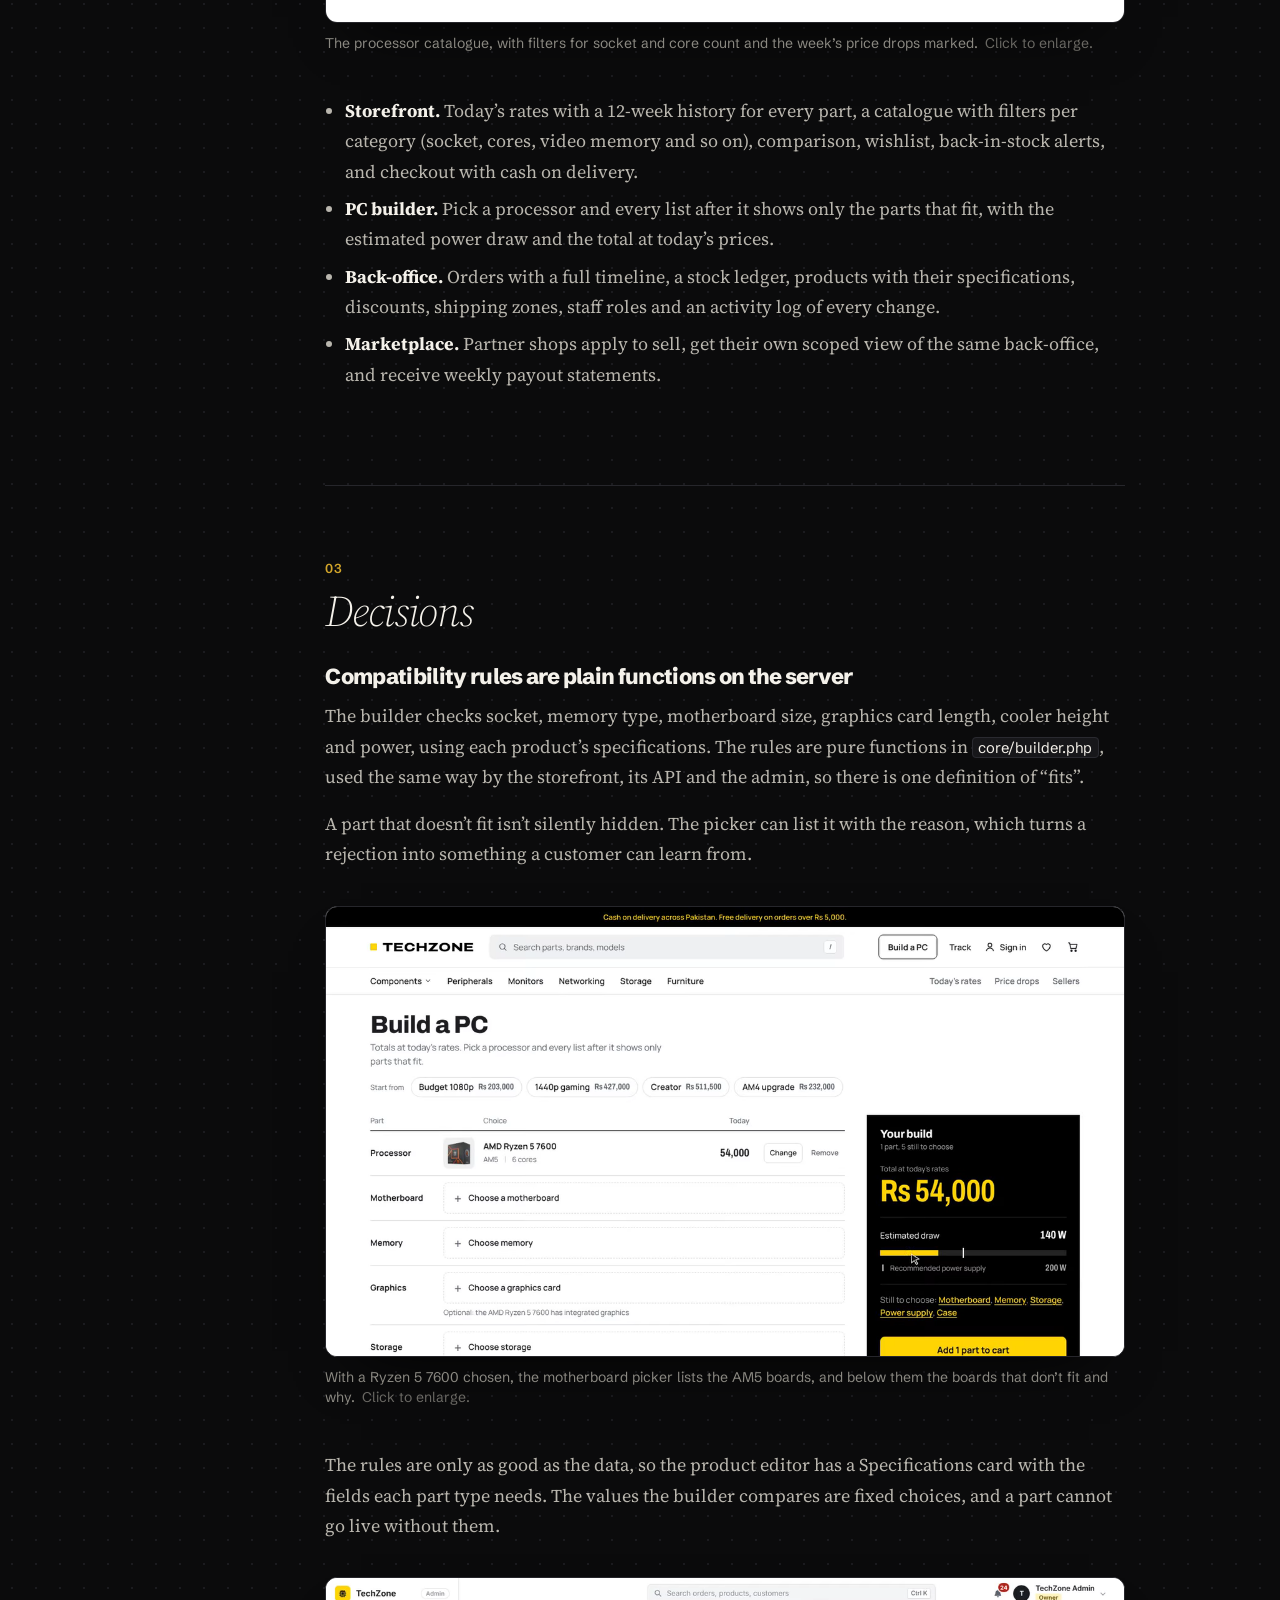
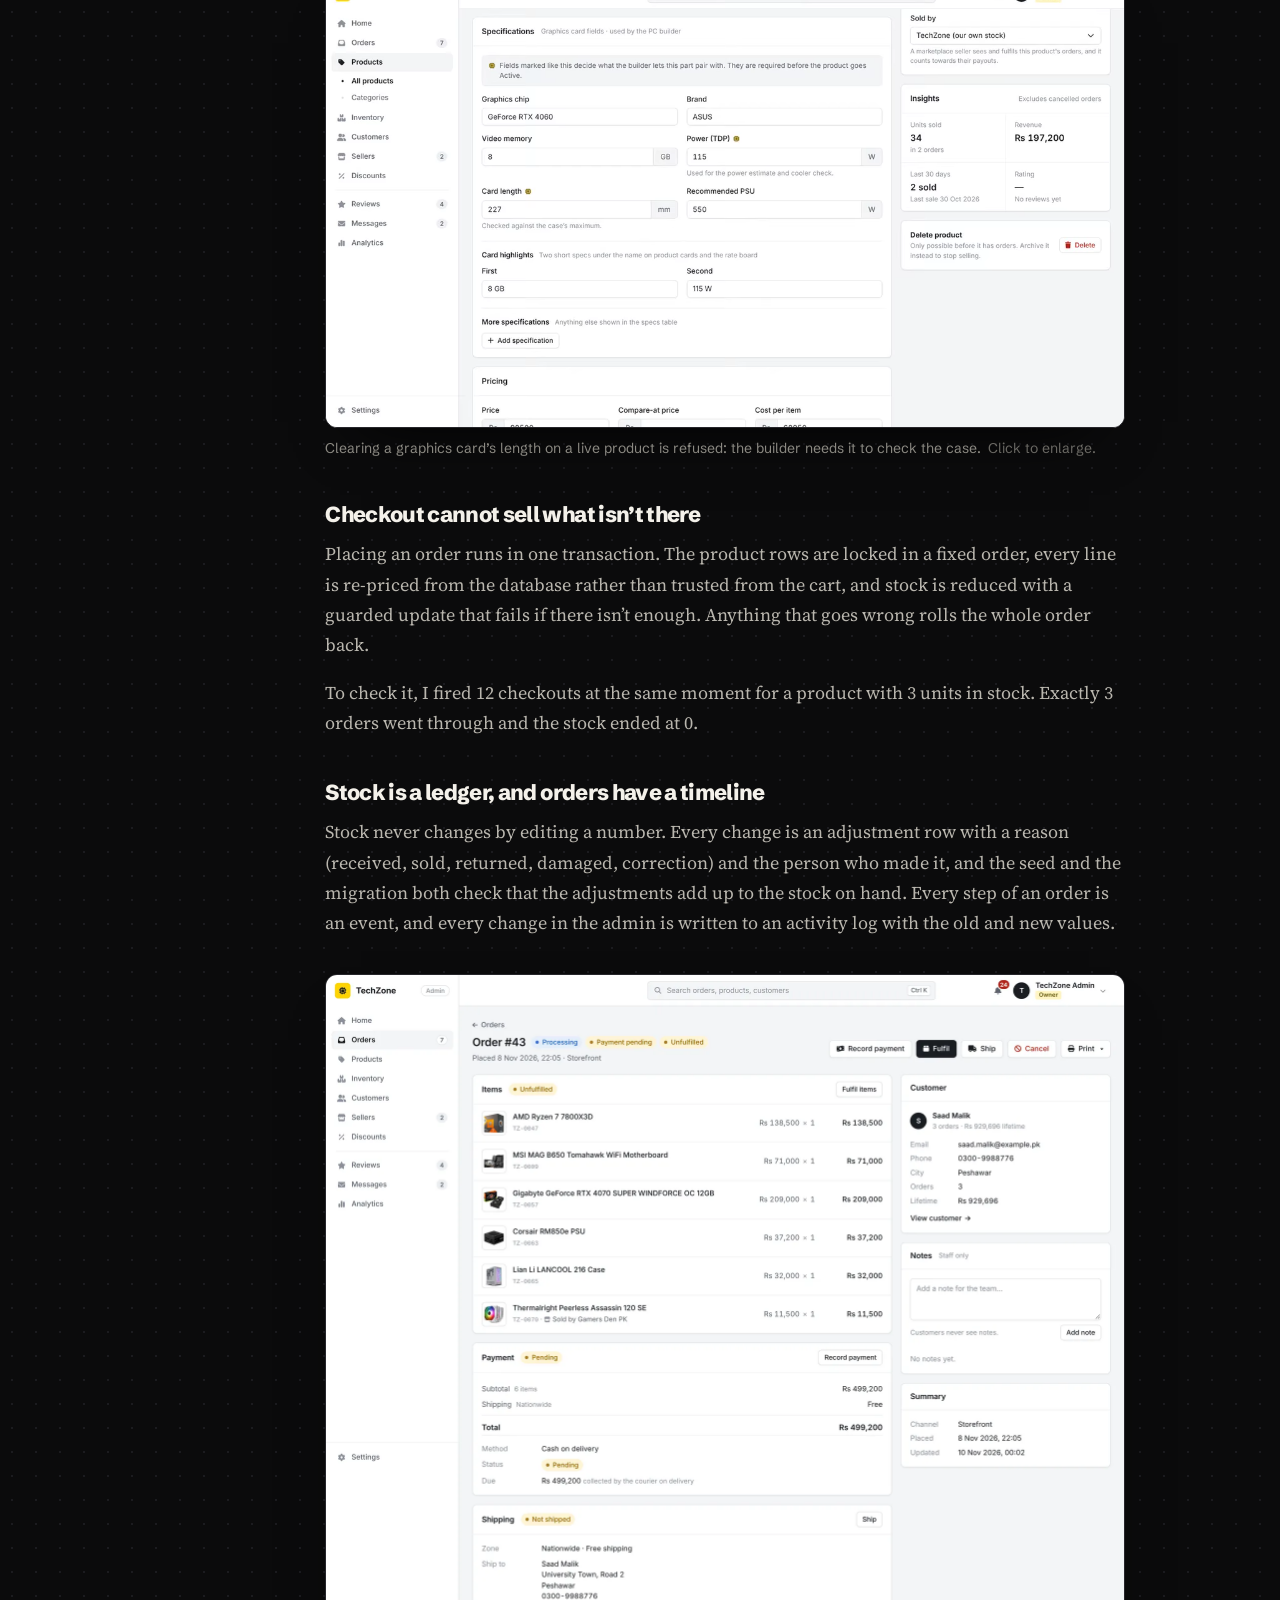
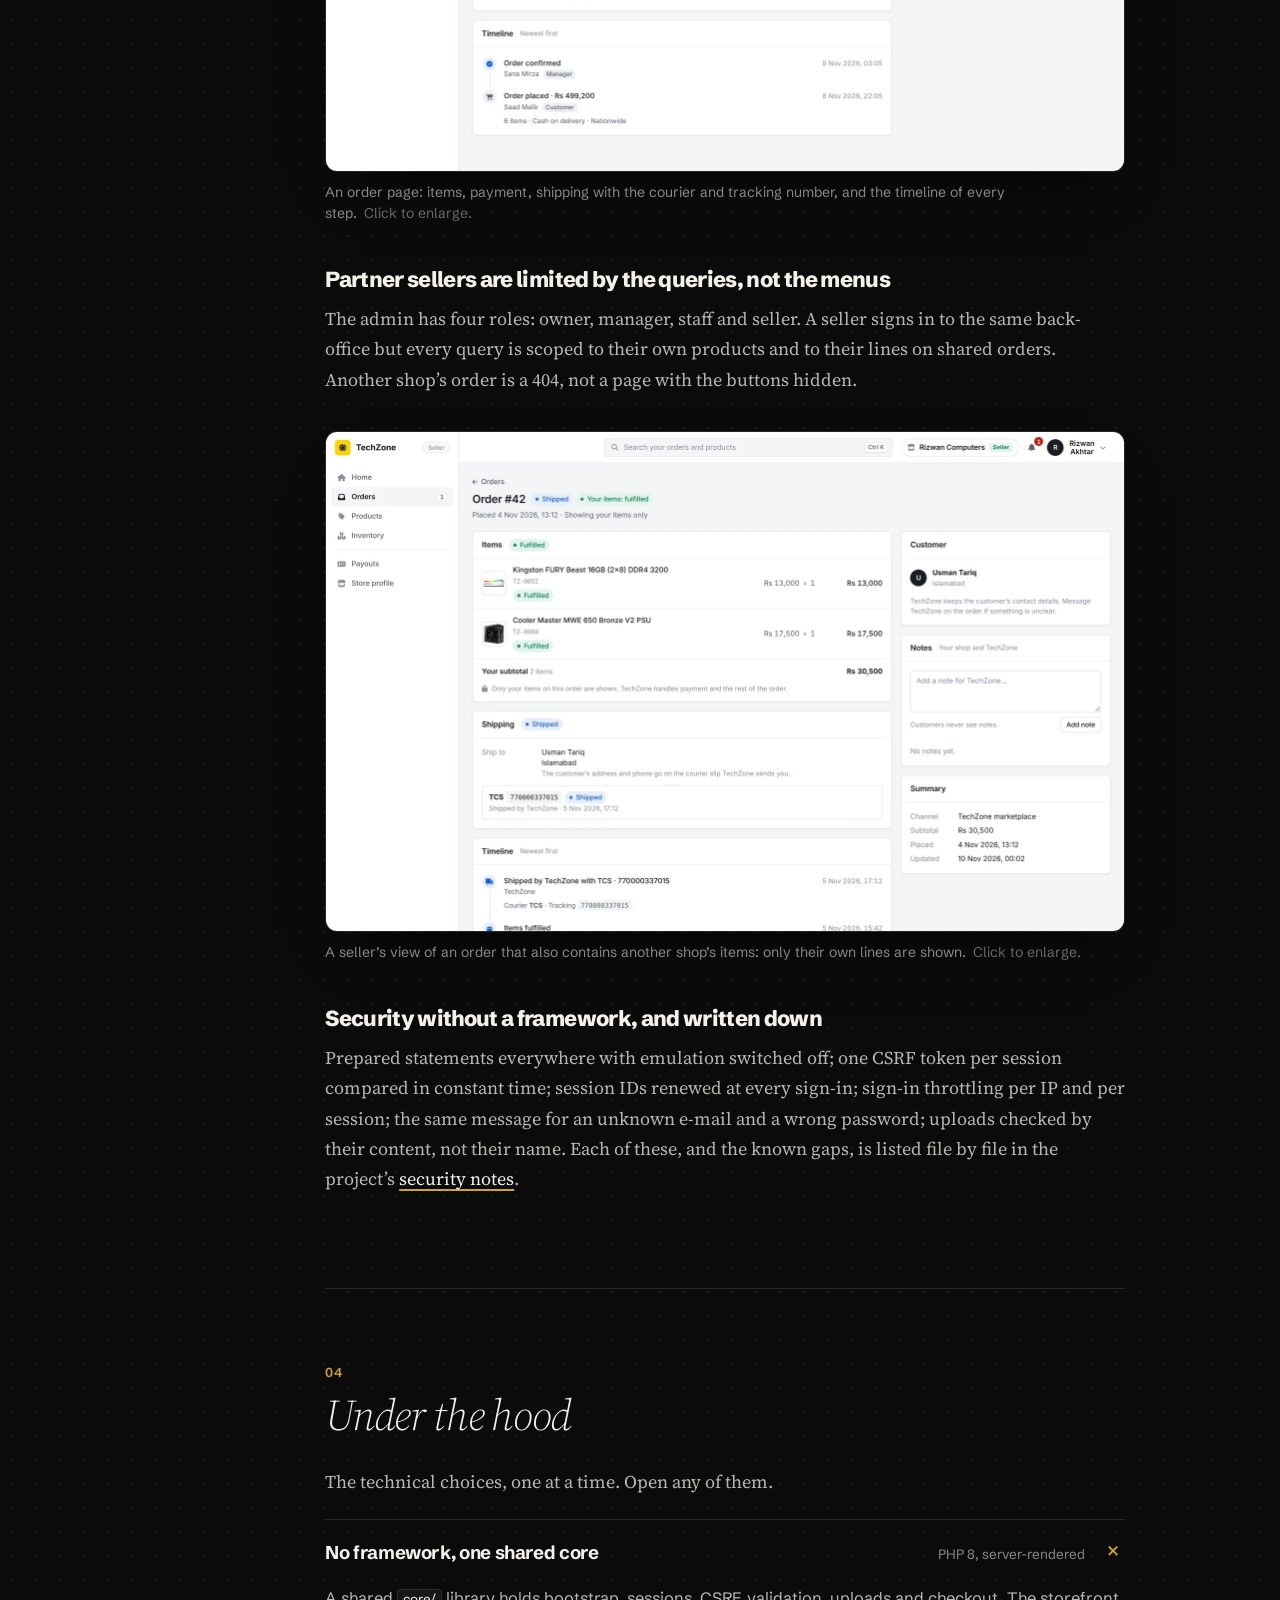
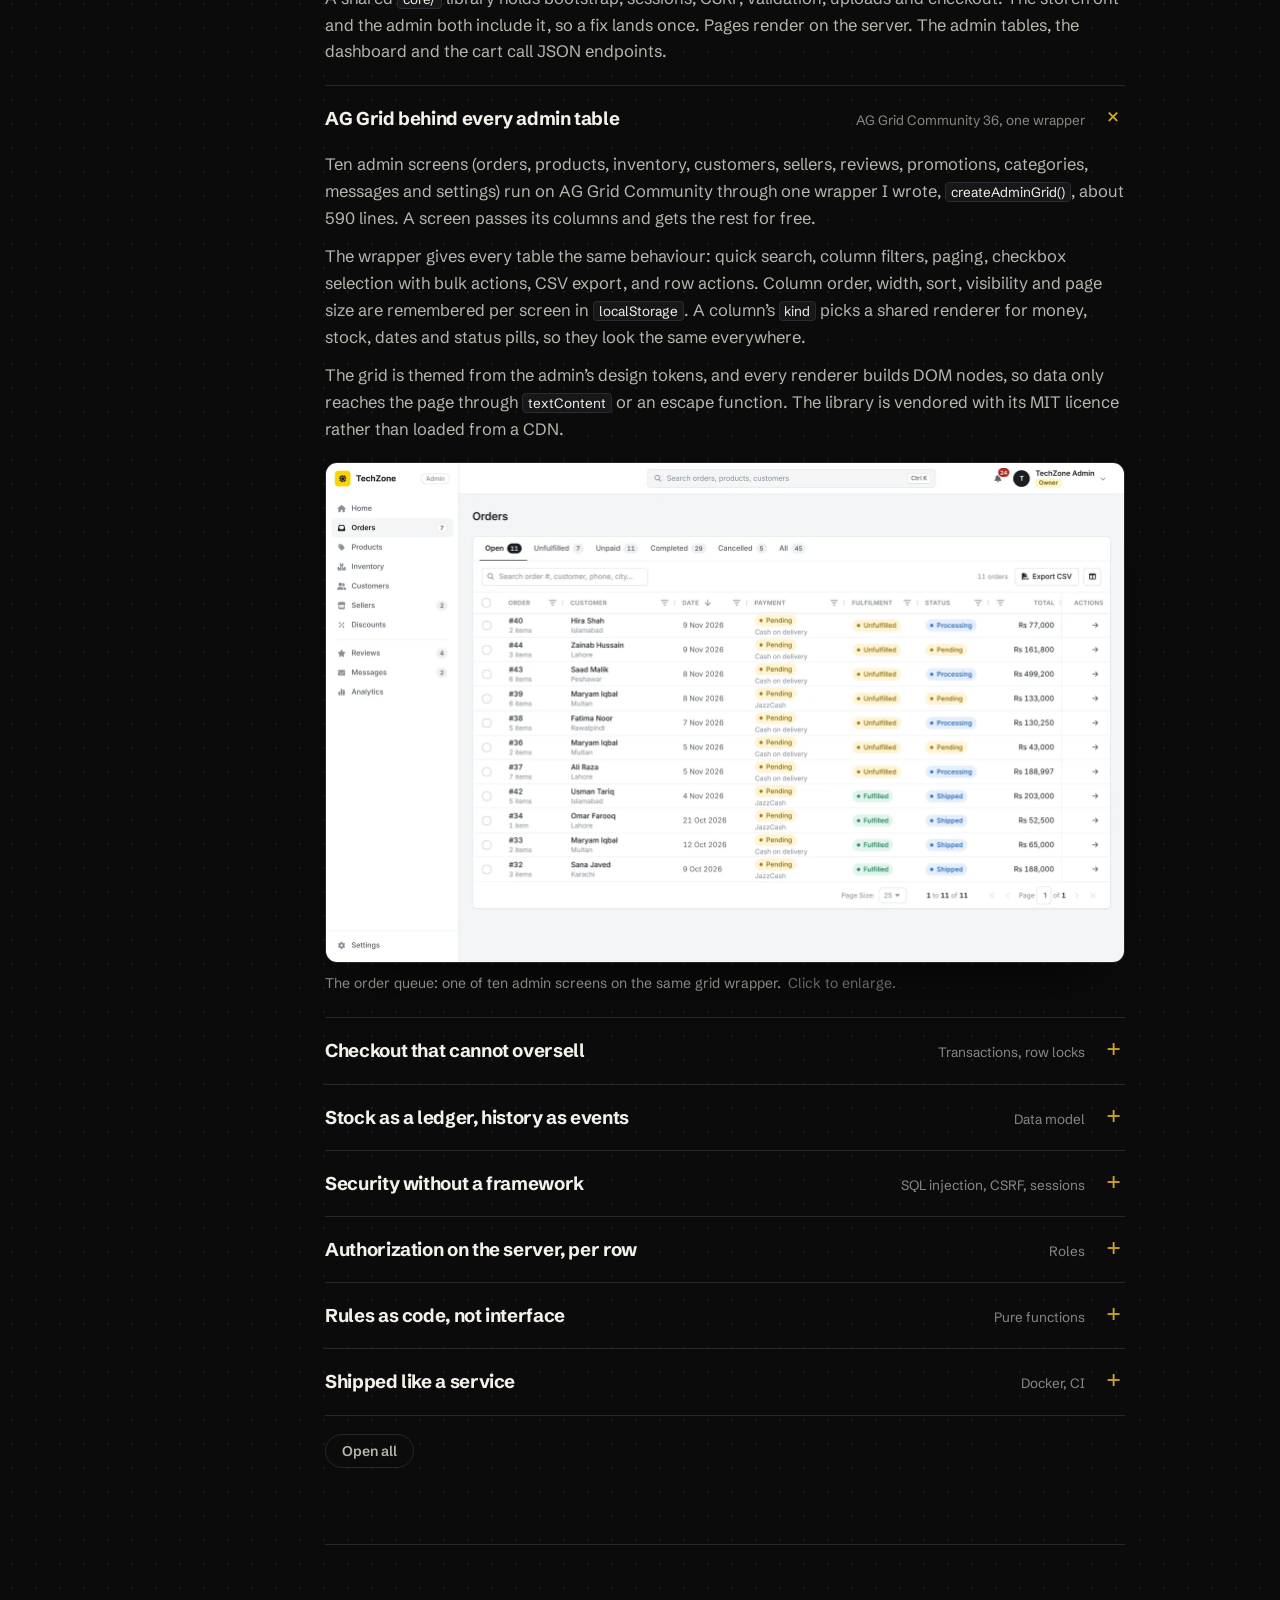
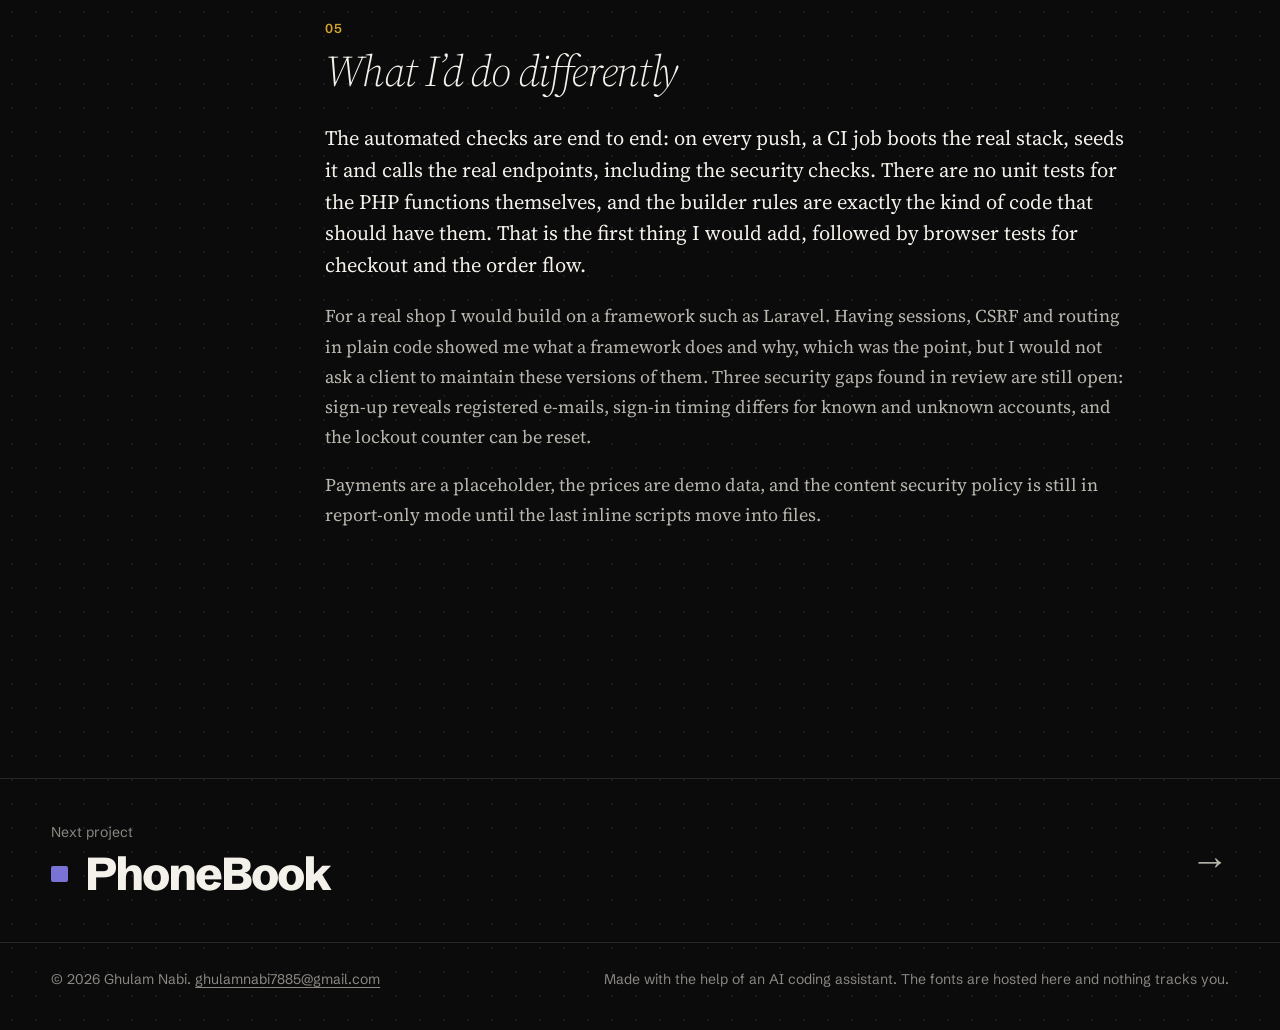
<file: engineering/work/techzone/index.html>
<!doctype html>
<html lang="en">
<head>
<meta charset="utf-8">
<meta name="viewport" content="width=device-width, initial-scale=1">
<title>TechZone, a PC-parts marketplace: case study by Ghulam Nabi</title>
<meta name="description" content="How TechZone works: a storefront built around today’s rates, a PC builder that checks compatibility on the server, and a back-office with order timelines, a stock ledger and scoped partner sellers. PHP 8 and MariaDB, no framework.">
<meta name="color-scheme" content="dark">
<meta property="og:title" content="TechZone: case study">
<meta property="og:description" content="How TechZone works: a storefront built around today’s rates, a PC builder that checks compatibility on the server, and a back-office with order timelines, a stock ledger and scoped partner sellers. PHP 8 and MariaDB, no framework.">
<meta property="og:image" content="https://ghulamnabi-dev.github.io/engineering/img/og-techzone.png">
<meta property="og:url" content="https://ghulamnabi-dev.github.io/engineering/work/techzone/">
<meta name="twitter:card" content="summary_large_image">
<link rel="icon" href="../../favicon.svg" type="image/svg+xml">
<link rel="preload" href="../../fonts/schibsted-grotesk-latin-wght-normal.woff2" as="font" type="font/woff2" crossorigin>
<link rel="stylesheet" href="../../css/site.css">
<link rel="stylesheet" href="../../css/case.css">
</head>
<body>
<a class="skip" href="#case">Skip to the case study</a>
<header class="case-top band--tz">
  <div class="top">
    <div class="wrap">
      <a class="mark" href="../../" aria-label="Ghulam Nabi, home"><span class="mark__glyph" aria-hidden="true">GN</span><span class="mark__name">Ghulam Nabi</span></a>
      <nav aria-label="Projects">
        <a href="../techzone/" aria-current="page">TechZone</a>
        <a href="../phonebook/">PhoneBook</a>
        <a href="../mohalla/">Mohalla</a>
      </nav>
    </div>
  </div>
  <div class="case-hero">
    <div class="wrap">
      <a class="case-back" href="../../#work">All work</a>
      <h1><span class="band__mark" aria-hidden="true"></span>TechZone</h1>
      <p class="lede">A PC-parts marketplace for Lahore: a storefront built around today’s rates, a PC builder that only offers parts that fit, and a back-office a real shop could run.</p>
      <dl class="case-facts">
        <div><dt>How it was made</dt><dd>Solo project, rebuilt with an AI coding assistant</dd></div>
        <div><dt>Built</dt><dd>March 2026, rebuilt November 2026</dd></div>
        <div><dt>Stack</dt><dd>PHP 8, MariaDB, plain JavaScript, AG Grid</dd></div>
        <div><dt>Code</dt><dd><a href="https://github.com/ghulamnabi-dev/TechZone">ghulamnabi-dev/TechZone</a></dd></div>
      </dl>
    </div>
  </div>
</header>

<main id="case">
  <div class="watch band--tz">
    <div class="watch__box" id="player">
      <img src="../../media/tz-loop-rates-poster.jpg" alt="" loading="eager">
      <button class="watch__go" type="button" data-youtube="zRxEUyW1uIs" data-target="player" data-title="TechZone walkthrough">
        <span class="watch__icon" aria-hidden="true"><svg viewBox="0 0 24 24" fill="currentColor"><path d="M7 4.5v15l13-7.5z"/></svg></span>
        <span><strong>Watch the walkthrough</strong><span>2:48, recorded from the running app</span></span>
      </button>
    </div>
    <p class="watch__note">The video plays from YouTube’s privacy-enhanced player and loads only when you press play.</p>
  </div>

  <article class="article case-wrap">
    <section aria-labelledby="s0"><h2 id="s0">The brief</h2><div class="prose"><p>In Lahore, PC parts are bought in markets like Hafeez Centre and Hall Road, where prices move every week and the first question is always “aaj ka rate kya hai?”, what does it cost today. Building a PC adds a second problem: a processor, board, memory, case and power supply have to fit each other, and the mistakes are expensive.</p>
<p>TechZone is my answer to both, built as if a real shop were going to use it: the day’s rate is the headline, the builder will not let you pair parts that don’t fit, and the back-office covers what staff actually do all day, from confirming an order to explaining why the stock count is what it is.</p>
<p>It has no framework, on purpose. I wanted to see the parts a framework normally hides: sessions, CSRF protection, transactions, permissions. The first version is from March 2026. In November 2026 I rebuilt it with an AI coding assistant, and the security library described below dates from that rebuild. Everything security-related lives in one shared <code>core/</code> library that both the storefront and the admin use, so a fix lands once.</p></div></section>
    <section aria-labelledby="s1"><h2 id="s1">What it does</h2><div class="prose"><figure class="shot"><img src="../../img/techzone/07-catalogue.webp" alt="TechZone processor catalogue with product photos and filters" loading="lazy" decoding="async"><figcaption>The processor catalogue, with filters for socket and core count and the week’s price drops marked.</figcaption></figure>
<ul>
<li><strong>Storefront.</strong> Today’s rates with a 12-week history for every part, a catalogue with filters per category (socket, cores, video memory and so on), comparison, wishlist, back-in-stock alerts, and checkout with cash on delivery.</li>
<li><strong>PC builder.</strong> Pick a processor and every list after it shows only the parts that fit, with the estimated power draw and the total at today’s prices.</li>
<li><strong>Back-office.</strong> Orders with a full timeline, a stock ledger, products with their specifications, discounts, shipping zones, staff roles and an activity log of every change.</li>
<li><strong>Marketplace.</strong> Partner shops apply to sell, get their own scoped view of the same back-office, and receive weekly payout statements.</li>
</ul></div></section>
    <section aria-labelledby="s2"><h2 id="s2">Decisions</h2><div class="prose"><h3>Compatibility rules are plain functions on the server</h3>
<p>The builder checks socket, memory type, motherboard size, graphics card length, cooler height and power, using each product’s specifications. The rules are pure functions in <code>core/builder.php</code>, used the same way by the storefront, its API and the admin, so there is one definition of “fits”.</p>
<p>A part that doesn’t fit isn’t silently hidden. The picker can list it with the reason, which turns a rejection into something a customer can learn from.</p>
<figure class="shot"><video data-loop muted loop playsinline preload="none" poster="../../media/tz-loop-builder-poster.jpg" aria-label="TechZone PC builder: the motherboard picker lists compatible boards and, below, incompatible ones with reasons"><source src="../../media/tz-loop-builder.webm" type="video/webm"><source src="../../media/tz-loop-builder.mp4" type="video/mp4"></video><figcaption>With a Ryzen 5 7600 chosen, the motherboard picker lists the AM5 boards, and below them the boards that don’t fit and why.</figcaption></figure>
<p>The rules are only as good as the data, so the product editor has a Specifications card with the fields each part type needs. The values the builder compares are fixed choices, and a part cannot go live without them.</p>
<figure class="shot"><video data-loop muted loop playsinline preload="none" poster="../../media/tz-loop-specs-poster.jpg" aria-label="TechZone admin: clearing a required specification shows an error under the field"><source src="../../media/tz-loop-specs.webm" type="video/webm"><source src="../../media/tz-loop-specs.mp4" type="video/mp4"></video><figcaption>Clearing a graphics card’s length on a live product is refused: the builder needs it to check the case.</figcaption></figure>
<h3>Checkout cannot sell what isn’t there</h3>
<p>Placing an order runs in one transaction. The product rows are locked in a fixed order, every line is re-priced from the database rather than trusted from the cart, and stock is reduced with a guarded update that fails if there isn’t enough. Anything that goes wrong rolls the whole order back.</p>
<p>To check it, I fired 12 checkouts at the same moment for a product with 3 units in stock. Exactly 3 orders went through and the stock ended at 0.</p>
<h3>Stock is a ledger, and orders have a timeline</h3>
<p>Stock never changes by editing a number. Every change is an adjustment row with a reason (received, sold, returned, damaged, correction) and the person who made it, and the seed and the migration both check that the adjustments add up to the stock on hand. Every step of an order is an event, and every change in the admin is written to an activity log with the old and new values.</p>
<figure class="shot"><img src="../../img/techzone/21-admin-order.webp" alt="TechZone admin order page with payment, shipping and a timeline" loading="lazy" decoding="async"><figcaption>An order page: items, payment, shipping with the courier and tracking number, and the timeline of every step.</figcaption></figure>
<h3>Partner sellers are limited by the queries, not the menus</h3>
<p>The admin has four roles: owner, manager, staff and seller. A seller signs in to the same back-office but every query is scoped to their own products and to their lines on shared orders. Another shop’s order is a 404, not a page with the buttons hidden.</p>
<figure class="shot"><img src="../../img/techzone/28-seller-portal.webp" alt="TechZone seller portal showing only the seller’s own items on an order" loading="lazy" decoding="async"><figcaption>A seller’s view of an order that also contains another shop’s items: only their own lines are shown.</figcaption></figure>
<h3>Security without a framework, and written down</h3>
<p>Prepared statements everywhere with emulation switched off; one CSRF token per session compared in constant time; session IDs renewed at every sign-in; sign-in throttling per IP and per session; the same message for an unknown e-mail and a wrong password; uploads checked by their content, not their name. Each of these, and the known gaps, is listed file by file in the project’s <a href="https://github.com/ghulamnabi-dev/TechZone/blob/main/docs/SECURITY.md">security notes</a>.</p></div></section>
    <section aria-labelledby="s3"><h2 id="s3">Under the hood</h2><div class="prose"><div class="tech"><p>The technical choices, one at a time. Open any of them.</p><details open><summary><span>No framework, one shared core</span><small>PHP 8, server-rendered</small></summary><p>A shared <code>core/</code> library holds bootstrap, sessions, CSRF, validation, uploads and checkout. The storefront and the admin both include it, so a fix lands once. Pages render on the server. The admin tables, the dashboard and the cart call JSON endpoints.</p></details><details open><summary><span>AG Grid behind every admin table</span><small>AG Grid Community 36, one wrapper</small></summary><p>Ten admin screens (orders, products, inventory, customers, sellers, reviews, promotions, categories, messages and settings) run on AG Grid Community through one wrapper I wrote, <code>createAdminGrid()</code>, about 590 lines. A screen passes its columns and gets the rest for free.</p><p>The wrapper gives every table the same behaviour: quick search, column filters, paging, checkbox selection with bulk actions, CSV export, and row actions. Column order, width, sort, visibility and page size are remembered per screen in <code>localStorage</code>. A column’s <code>kind</code> picks a shared renderer for money, stock, dates and status pills, so they look the same everywhere.</p><p>The grid is themed from the admin’s design tokens, and every renderer builds DOM nodes, so data only reaches the page through <code>textContent</code> or an escape function. The library is vendored with its MIT licence rather than loaded from a CDN.</p><figure class="shot"><img src="../../img/techzone/22-admin-orders.webp" alt="The admin order queue as a data grid with tabs, search and status pills" loading="lazy" decoding="async"><figcaption>The order queue: one of ten admin screens on the same grid wrapper.</figcaption></figure></details><details><summary><span>Checkout that cannot oversell</span><small>Transactions, row locks</small></summary><p><code>place_order()</code> runs in one transaction. Product rows are locked with <code>SELECT … FOR UPDATE</code> in id order, every line is re-priced from the database, then stock is decremented with a guard. A test with 12 concurrent checkouts against 3 units produced exactly 3 orders and stock 0.</p></details><details><summary><span>Stock as a ledger, history as events</span><small>Data model</small></summary><p>Stock only changes through <code>inventory_adjustments</code>. Every order step is an <code>order_events</code> row with the person who did it, and every admin write is an <code>audit_log</code> row with a before and after diff.</p></details><details><summary><span>Security without a framework</span><small>SQL injection, CSRF, sessions</small></summary><p>PDO prepared statements everywhere, with emulation turned off. One 256-bit CSRF token per session, compared with <code>hash_equals</code>. Sessions are <code>HttpOnly</code> and <code>SameSite=Lax</code>, and the id is regenerated after every login. Five failed logins in 15 minutes lock the scope for 15 minutes. Uploads are checked with <code>finfo</code> and stored under random names.</p></details><details><summary><span>Authorization on the server, per row</span><small>Roles</small></summary><p>Owner, Manager, Staff and Seller capabilities live in <code>core/permissions.php</code>. Sellers are also scoped per product and per order line, and another seller’s record returns a 404.</p></details><details><summary><span>Rules as code, not interface</span><small>Pure functions</small></summary><p>Builder compatibility, shipping zones and discount eligibility are pure functions in <code>core/</code>, used the same way by the storefront, the APIs and the admin.</p></details><details><summary><span>Shipped like a service</span><small>Docker, CI</small></summary><p>A Docker image with a production <code>php.ini</code>, and Compose seeds MariaDB on first start. CI lints every PHP file, then boots the real stack and calls real endpoints as a smoke test.</p></details><p class="tech__all"><button type="button" data-all>Open all</button></p></div></div></section>
    <section aria-labelledby="s4"><h2 id="s4">What I’d do differently</h2><div class="prose"><p>The automated checks are end to end: on every push, a CI job boots the real stack, seeds it and calls the real endpoints, including the security checks. There are no unit tests for the PHP functions themselves, and the builder rules are exactly the kind of code that should have them. That is the first thing I would add, followed by browser tests for checkout and the order flow.</p>
<p>For a real shop I would build on a framework such as Laravel. Having sessions, CSRF and routing in plain code showed me what a framework does and why, which was the point, but I would not ask a client to maintain these versions of them. Three security gaps found in review are still open: sign-up reveals registered e-mails, sign-in timing differs for known and unknown accounts, and the lockout counter can be reset.</p>
<p>Payments are a placeholder, the prices are demo data, and the content security policy is still in report-only mode until the last inline scripts move into files.</p></div></section>
  </article>
</main>

<a class="next band--pb" href="../phonebook/">
  <span class="wrap" style="display:block"><span class="next__label">Next project</span><strong>PhoneBook</strong></span>
</a>

<footer class="foot">
  <div class="wrap">
    <span>© 2026 Ghulam Nabi. <a href="mailto:ghulamnabi7885@gmail.com">ghulamnabi7885@gmail.com</a></span>
    <span>Made with the help of an AI coding assistant. The fonts are hosted here and nothing tracks you.</span>
  </div>
</footer>
<script src="../../js/site.js" defer></script>
<script src="../../js/case.js" defer></script>
<script src="../../js/zoom.js" defer></script>
</body>
</html>
</file>
<file: engineering/css/home.css>
/* ghulamnabi-dev.github.io home page.
   Dark, loud type, three project cards in the projects' own colours that stack as you scroll.
   The case studies keep css/site.css. */

@font-face { font-family: "Schibsted Grotesk"; src: url("../fonts/schibsted-grotesk-latin-wght-normal.woff2") format("woff2"); font-weight: 400 900; font-display: swap; }
@font-face { font-family: "Source Serif 4"; src: url("../fonts/source-serif-4-latin-opsz-normal.woff2") format("woff2"); font-weight: 200 900; font-display: swap; }
@font-face { font-family: "Source Serif 4"; src: url("../fonts/source-serif-4-latin-opsz-italic.woff2") format("woff2"); font-weight: 200 900; font-style: italic; font-display: swap; }

:root {
  color-scheme: dark;
  --bg: #0b0b0c; --bg-2: #131315; --ink: #f4f1ea; --ink-2: #b9b6ae; --ink-3: #8b8982; --rule: #26262b;
  --dot: #ffd400;
  --tz: #ffd400; --pb: #7d74ff; --mo: #3ddc97;
  --sans: "Schibsted Grotesk", "Helvetica Neue", Arial, sans-serif;
  --serif: "Source Serif 4", Georgia, serif;
  --gutter: clamp(16px, 4vw, 56px);
  --max: 1440px;
  --ease: cubic-bezier(.2, .8, .2, 1);
}

*, *::before, *::after { box-sizing: border-box; }
html { -webkit-text-size-adjust: 100%; scroll-behavior: smooth; scroll-padding-top: 72px; }
body {
  margin: 0; background: var(--bg); color: var(--ink);
  font: 400 18px/1.55 var(--sans); -webkit-font-smoothing: antialiased; text-rendering: optimizeLegibility;
  overflow-x: clip;
}
img, video, iframe { display: block; max-width: 100%; }
a { color: inherit; text-decoration-thickness: 1px; text-underline-offset: .22em; }
p { margin: 0 0 1em; }
h1, h2, h3 { margin: 0; font-weight: 800; letter-spacing: -.04em; line-height: .95; }
ul { list-style: none; margin: 0; padding: 0; }
button { font: inherit; color: inherit; background: none; border: 0; padding: 0; cursor: pointer; }
::selection { background: var(--ink); color: var(--bg); }
:focus-visible { outline: 2px solid currentColor; outline-offset: 4px; border-radius: 4px; }
em { font-family: var(--serif); font-style: italic; font-weight: 400; letter-spacing: -.02em; }

.wrap { max-width: var(--max); margin: 0 auto; padding-left: max(var(--gutter), env(safe-area-inset-left, 0px)); padding-right: max(var(--gutter), env(safe-area-inset-right, 0px)); }
.skip { position: absolute; left: 12px; top: -80px; z-index: 100; background: var(--ink); color: var(--bg); padding: 10px 14px; border-radius: 8px; font-weight: 600; }
.skip:focus { top: 12px; }

/* grain + scroll progress */
body::before { content: ""; position: fixed; inset: 0; z-index: 60; pointer-events: none; opacity: .07; mix-blend-mode: overlay;
  background-image: url("data:image/svg+xml,%3Csvg xmlns='http://www.w3.org/2000/svg' width='160' height='160'%3E%3Cfilter id='n'%3E%3CfeTurbulence type='fractalNoise' baseFrequency='.9' numOctaves='2' stitchTiles='stitch'/%3E%3C/filter%3E%3Crect width='100%25' height='100%25' filter='url(%23n)'/%3E%3C/svg%3E"); }
.progress { position: fixed; left: 0; top: 0; height: 3px; width: 100%; z-index: 70; background: var(--dot); transition: background .6s; transform-origin: 0 50%; transform: scaleX(var(--p, 0)); }

/* top bar */
.top { position: fixed; inset: 0 0 auto; z-index: 50; mix-blend-mode: difference; color: #fff; transition: transform .45s var(--ease); }
.top.away:not(:focus-within) { transform: translateY(-110%); }
.top .wrap { display: flex; align-items: center; justify-content: space-between; gap: 16px; height: 64px; font-size: 15px; font-weight: 600; }
.top a { text-decoration: none; }
.mark { display: inline-flex; align-items: center; gap: 10px; letter-spacing: -.01em; }
.mark b { display: grid; place-items: center; width: 30px; height: 30px; border-radius: 8px; background: #fff; color: #000; font-size: 12px; font-weight: 800; letter-spacing: -.03em; }
.top nav { display: flex; align-items: center; gap: clamp(14px, 2.4vw, 30px); }
.top nav a { position: relative; padding: 6px 0; }
.top nav a::after { content: ""; position: absolute; left: 0; right: 0; bottom: 0; height: 2px; background: currentColor; transform: scaleX(0); transform-origin: 100% 50%; transition: transform .35s var(--ease); }
.top nav a:hover::after, .top nav a:focus-visible::after { transform: scaleX(1); transform-origin: 0 50%; }
.clock { font-weight: 400; font-variant-numeric: tabular-nums; opacity: .8; }
@media (max-width: 640px) { .clock, .mark span { display: none; } }

/* hero */
.hero { position: relative; padding: 92px 0 clamp(56px, 8vw, 112px); isolation: isolate; }
.hero h1 { font-size: clamp(64px, 14.3vw, 236px); font-weight: 900; letter-spacing: -.065em; line-height: .84; margin-left: -.045em; white-space: nowrap; }
.hero h1 i { font-style: normal; color: var(--dot); transition: color .6s; }
.hero__grid { display: grid; grid-template-columns: minmax(0, 5fr) minmax(0, 7fr); gap: clamp(28px, 5vw, 80px); align-items: start; margin-top: clamp(28px, 4vw, 56px); }
.lede { font: 400 clamp(24px, 2.5vw, 38px)/1.2 var(--serif); letter-spacing: -.02em; margin-bottom: 30px; text-wrap: pretty; }
.lede em { color: var(--ink-2); }
.facts { margin: 0 0 30px; border-top: 1px solid var(--rule); font-size: 16px; line-height: 1.45; }
.facts div { display: grid; grid-template-columns: 92px minmax(0, 1fr); gap: 12px; padding: 12px 0; border-bottom: 1px solid var(--rule); }
.facts dt { color: var(--ink-3); }
.facts dd { margin: 0; color: var(--ink-2); }
.facts strong { color: var(--ink); font-weight: 600; }
.links { display: flex; flex-wrap: wrap; align-items: center; gap: 12px 22px; font-size: 16px; font-weight: 600; }
.btn { display: inline-flex; align-items: center; gap: 10px; padding: 14px 22px; border-radius: 999px; background: var(--ink); color: var(--bg); text-decoration: none; font-weight: 700; transition: transform .3s var(--ease), background .3s; }
.btn::after { content: "↓"; transition: transform .3s var(--ease); }
.btn--go::after { content: "→"; }
.btn:hover { background: #fff; }
.btn:hover::after { transform: translateY(3px); }
.btn--go:hover::after { transform: translateX(4px); }

.bench { margin: 0; }
.bench__frame { border-radius: 16px; padding: 8px; background: var(--bg-2); border: 1px solid var(--rule); box-shadow: 0 40px 80px -40px #000; transition: border-color .4s; }
.bench[data-project="tz"] .bench__frame { border-color: var(--tz); }
.bench[data-project="pb"] .bench__frame { border-color: var(--pb); }
.bench[data-project="mo"] .bench__frame { border-color: var(--mo); }
.bench__frame video { width: 100%; aspect-ratio: 16 / 9; object-fit: cover; border-radius: 9px; background: #fff; }
.bench__bar { display: flex; gap: 8px; margin-top: 14px; }
.bench__tab { flex: 1; position: relative; text-align: left; padding: 12px 0 0; border-top: 2px solid var(--rule); font-size: 15px; font-weight: 700; color: var(--ink-3); transition: color .3s; }
.bench__tab::before { content: ""; position: absolute; left: 0; top: -2px; height: 2px; width: 0; background: var(--ink); }
.bench__tab[data-project="tz"]::before { background: var(--tz); }
.bench__tab[data-project="pb"]::before { background: var(--pb); }
.bench__tab[data-project="mo"]::before { background: var(--mo); }
.bench__tab[aria-selected="true"] { color: var(--ink); }
.bench__tab[aria-selected="true"]::before { width: var(--progress, 0%); }
.bench__tab small { display: block; font-weight: 400; color: var(--ink-3); margin-top: 2px; }
.bench__tab:hover { color: var(--ink); }

/* section heads */
.head { padding-top: clamp(72px, 10vw, 150px); padding-bottom: clamp(28px, 4vw, 56px); display: grid; grid-template-columns: minmax(0, 1fr) auto; align-items: end; gap: 24px; }
.head h2 { font-size: clamp(42px, 8vw, 128px); font-weight: 900; letter-spacing: -.055em; line-height: .88; text-wrap: balance; }
.head h2 em { font-weight: 300; }
.head p { grid-column: 1; max-width: 34em; color: var(--ink-2); margin: 10px 0 0; font-size: clamp(17px, 1.4vw, 20px); }
.head__n { font: 400 15px/1 var(--sans); color: var(--ink-3); font-variant-numeric: tabular-nums; padding-bottom: .9em; }

/* project cards */
.stack { padding-bottom: clamp(24px, 4vw, 56px); }
.card { position: relative; color: var(--c-ink); background: var(--c-bg); border-radius: clamp(18px, 2.4vw, 36px); padding: clamp(20px, 3.2vw, 48px); margin-bottom: clamp(16px, 2vw, 28px); box-shadow: 0 -18px 50px -24px rgba(0, 0, 0, .7); }
.card--tz { --c-bg: #ffd400; --c-ink: #0b0b0c; --c-sub: #3a3200; --c-rule: rgba(0, 0, 0, .22); --c-btn: #0b0b0c; --c-on: #ffd400; }
.card--pb { --c-bg: #4338ca; --c-ink: #fff; --c-sub: #d9daff; --c-rule: rgba(255, 255, 255, .24); --c-btn: #fff; --c-on: #2f27a0; }
.card--mo { --c-bg: #0d3a27; --c-ink: #fff; --c-sub: #b9d8ca; --c-rule: rgba(255, 255, 255, .17); --c-btn: #3ddc97; --c-on: #06261a; }
.card__top { display: flex; align-items: baseline; justify-content: space-between; gap: 16px; font-size: 15px; font-weight: 600; padding-bottom: clamp(10px, 1.4vw, 18px); border-bottom: 1px solid var(--c-rule); }
.card__top span:last-child { font-weight: 400; color: var(--c-sub); text-align: right; }
.card h3 { font-size: clamp(54px, 10.5vw, 172px); font-weight: 900; letter-spacing: -.065em; line-height: .86; margin: clamp(10px, 1.4vw, 20px) 0 clamp(18px, 2.4vw, 34px) -.04em; }
.card__grid { display: grid; grid-template-columns: minmax(0, 7fr) minmax(0, 5fr); gap: clamp(22px, 3.4vw, 56px); align-items: start; }
.card figure { margin: 0; }
.card figure video, .card figure iframe { width: 100%; aspect-ratio: 16 / 9; object-fit: cover; border: 0; border-radius: 12px; background: #fff; box-shadow: 0 30px 60px -30px rgba(0, 0, 0, .55); }
.card figure iframe { background: #000; }
.card figcaption { margin-top: 12px; font-size: 14px; color: var(--c-sub); }
.card__lede { font: 400 clamp(21px, 1.9vw, 28px)/1.25 var(--serif); letter-spacing: -.015em; margin-bottom: 20px; }
.card li { padding: 11px 0; border-top: 1px solid var(--c-rule); font-size: 17px; font-weight: 700; letter-spacing: -.01em; line-height: 1.3; }
.card li strong { display: block; font-size: 17px; font-weight: 700; letter-spacing: -.01em; }
.card li span { color: var(--c-sub); }
.card__stack { font-size: 14px; color: var(--c-sub); padding: 12px 0 20px; border-top: 1px solid var(--c-rule); margin: 0; }
.card .links a:not(.btn), .card .play { text-decoration: underline; text-decoration-thickness: 1px; text-underline-offset: .22em; font-weight: 600; }
.card .links a:not(.btn):hover, .card .play:hover { text-decoration-thickness: 2px; }
.card .btn { background: var(--c-btn); color: var(--c-on); }
.card .btn:hover { transform: translateY(-2px); background: var(--c-btn); color: var(--c-on); }

/* flood project */
.flood { margin-top: clamp(40px, 6vw, 96px); background: #101820; border-block: 1px solid #1f2a36; padding: clamp(48px, 7vw, 110px) 0; }
.flood__grid { display: grid; grid-template-columns: minmax(0, 6fr) minmax(0, 6fr); gap: clamp(28px, 5vw, 80px); align-items: center; }
.flood__kind { font-size: 15px; color: var(--ink-3); margin-bottom: 14px; }
.flood h2 { font-size: clamp(44px, 6.4vw, 104px); font-weight: 900; letter-spacing: -.06em; line-height: .88; margin-left: -.04em; }
.flood__lede { font: 400 clamp(21px, 1.9vw, 28px)/1.25 var(--serif); letter-spacing: -.015em; margin: 22px 0 16px; }
.flood p { color: var(--ink-2); max-width: 34em; }
.flood p.flood__lede { color: var(--ink); }
.flood .nums { margin: 26px 0 30px; }
.flood__meta { font-weight: 400; color: var(--ink-3); font-size: 15px; }
.radar { margin: 0; }
.radar canvas { display: block; width: 100%; height: auto; border-radius: 14px; background: #000; border: 1px solid #1f2a36; }
.radar__bar { display: flex; flex-wrap: wrap; gap: 8px; margin-top: 14px; }
.radar__bar button { padding: 8px 16px; border-radius: 999px; border: 1px solid #2c3a49; font-size: 15px; font-weight: 600; color: var(--ink-2); transition: background .25s, color .25s; }
.radar__bar button:hover { color: var(--ink); border-color: var(--ink-3); }
.radar__bar button[aria-pressed="true"] { background: var(--ink); color: #0b0b0c; border-color: var(--ink); }
.radar figcaption { margin-top: 14px; font-size: 14px; color: var(--ink-3); max-width: 44em; }

/* rows: also, experience */
.rows { border-top: 1px solid var(--rule); }
.row { display: grid; grid-template-columns: minmax(0, 2.2fr) minmax(0, 6fr) minmax(0, 2.6fr); gap: 12px clamp(18px, 3vw, 44px); padding: clamp(20px, 2.4vw, 32px) 0; border-bottom: 1px solid var(--rule); position: relative; transition: padding .4s var(--ease); }
.row::before { content: ""; position: absolute; inset: 0 calc(var(--gutter) * -.5); background: var(--bg-2); border-radius: 14px; opacity: 0; transition: opacity .3s; z-index: -1; }
@media (hover: hover) { .row:hover::before { opacity: 1; } .row:hover { padding-left: 10px; } }
.row__when { color: var(--ink-3); font-size: 15px; font-variant-numeric: tabular-nums; }
.row h3 { font-size: clamp(24px, 2.7vw, 40px); font-weight: 700; letter-spacing: -.03em; line-height: 1.1; margin-bottom: 8px; }
.row h3 small { display: block; font: italic 400 .78em/1.3 var(--serif); letter-spacing: -.01em; color: var(--ink-2); margin-top: 4px; }
.row p { color: var(--ink-2); font-size: 17px; max-width: 40em; margin-bottom: .6em; }
.row p:last-child { margin-bottom: 0; }
.row__aside { font-size: 15px; color: var(--ink-3); }
.row__aside a { color: var(--ink); font-weight: 600; }
.nums { display: flex; flex-wrap: wrap; gap: 8px clamp(24px, 4vw, 64px); margin-top: 16px; }
.nums div { display: grid; }
.nums b { font-size: clamp(44px, 6vw, 92px); font-weight: 900; letter-spacing: -.06em; line-height: .9; font-variant-numeric: tabular-nums; }
.nums span { font-size: 14px; color: var(--ink-3); margin-top: 6px; }

.two { display: grid; grid-template-columns: minmax(0, 7fr) minmax(0, 5fr); gap: clamp(24px, 5vw, 80px); padding-top: clamp(48px, 6vw, 88px); }
.two h3 { font: italic 300 clamp(26px, 3vw, 42px)/1 var(--serif); letter-spacing: -.03em; margin-bottom: 16px; }
.list li { display: grid; grid-template-columns: 116px minmax(0, 1fr); gap: 14px; padding: 12px 0; border-top: 1px solid var(--rule); font-size: 16px; color: var(--ink-2); }
.list li > span:first-child { color: var(--ink-3); font-variant-numeric: tabular-nums; }
.list strong { color: var(--ink); font-weight: 600; }

/* contact */
.contact { margin-top: clamp(72px, 10vw, 150px); background: var(--ink); color: #0b0b0c; border-radius: clamp(18px, 2.4vw, 36px) clamp(18px, 2.4vw, 36px) 0 0; padding: clamp(48px, 7vw, 110px) 0 clamp(28px, 3vw, 40px); }
.contact h2 { font-size: clamp(42px, 8vw, 128px); font-weight: 900; letter-spacing: -.055em; line-height: .88; }
.contact h2 em { font-weight: 300; }
.contact p { max-width: 30em; margin: 22px 0 clamp(28px, 4vw, 56px); font-size: clamp(17px, 1.5vw, 21px); line-height: 1.45; }
.mail { display: inline-block; font-size: clamp(22px, 5.6vw, 92px); font-weight: 800; letter-spacing: -.05em; line-height: 1.05; text-decoration: none; background: linear-gradient(currentColor, currentColor) 0 100% / 100% .06em no-repeat; padding-bottom: .08em; transition: background-size .5s var(--ease); overflow-wrap: anywhere; }
.mail:hover { background-size: 0 .06em; background-position: 100% 100%; }
.contact .links { margin-top: clamp(22px, 3vw, 36px); }
.contact .btn { background: #0b0b0c; color: #fff; }
.contact .btn::after { content: none; }
.contact .btn:hover { background: #fff; color: #0b0b0c; }
.foot { display: flex; flex-wrap: wrap; justify-content: space-between; gap: 8px 24px; margin-top: clamp(48px, 7vw, 110px); padding-top: 18px; border-top: 1px solid rgba(0, 0, 0, .3); font-size: 14px; }

/* reveal on scroll (only when the script is running) */
.js .rv { opacity: 0; transform: translateY(28px); transition: opacity .8s var(--ease), transform .8s var(--ease); }
.js .rv.in { opacity: 1; transform: none; }

/* cursor intro: three cursors in the projects' colours place the opening */
html[data-intro] .it { opacity: 0; transform: translateY(18px); }
html[data-intro] .it.on { opacity: 1; transform: none; transition: opacity .45s var(--ease), transform .45s var(--ease); }
.cursors { position: fixed; inset: 0; z-index: 80; pointer-events: none; overflow: hidden; }
.cur { position: absolute; left: 0; top: 0; transform: translate(var(--x), var(--y)); transition: transform .46s cubic-bezier(.3, .7, .2, 1), opacity .3s; opacity: 0; }
.cur.on { opacity: 1; }
.cur svg { display: block; width: 22px; height: 22px; fill: var(--c); stroke: #0b0b0c; stroke-width: 1.2; }
.cur span { position: absolute; left: 16px; top: 18px; padding: 4px 9px; border-radius: 4px 10px 10px 10px; background: var(--c); color: #0b0b0c; font-size: 12.5px; font-weight: 700; white-space: nowrap; }

@media (max-width: 960px) {
  .hero__grid, .card__grid, .two, .flood__grid { grid-template-columns: minmax(0, 1fr); }
  .row { grid-template-columns: minmax(0, 1fr); gap: 6px; }
  .head { grid-template-columns: minmax(0, 1fr); }
  .head__n { display: none; }
}
@media (max-width: 640px) {
  .hero h1 { font-size: 24.5vw; white-space: normal; }
  .hero h1 span { display: block; }
  .card__top span:last-child { display: none; }
  .bench__tab small { display: none; }
  .list li { grid-template-columns: 92px minmax(0, 1fr); }
}
@media (prefers-reduced-motion: reduce) {
  html { scroll-behavior: auto; }
  .js .rv { opacity: 1; transform: none; transition: none; }
}
@media print {
  body { background: #fff; color: #000; }
  body::before, .top, .progress, .bench, .radar, .card figure, .cursors { display: none; }
  .card, .contact { background: none; color: #000; box-shadow: none; padding: 0; position: static !important; }
  .hero { padding-top: 0; }
  .js .rv { opacity: 1; transform: none; }
}
</file>
<file: engineering/css/build.css>
/* "Built in front of you". The page is assembled live by three collaborator cursors, the way a
   design file gets built: one drags out frames, one types, one floods colour. It keeps going as you scroll. */

body { background-image: radial-gradient(#1b1b1f 1px, transparent 1.4px); background-size: 24px 24px; }

/* tool-like top bar */
.top { mix-blend-mode: normal; background: rgba(11, 11, 12, .78); -webkit-backdrop-filter: blur(12px); backdrop-filter: blur(12px); border-bottom: 1px solid var(--rule); }
.top .wrap { height: 56px; }
.b-file { margin-right: auto; margin-left: 18px; }
.b-chip { transition: opacity .4s; display: inline-flex; align-items: center; gap: 7px; padding: 5px 11px; border-radius: 999px; border: 1px solid var(--rule); font-size: 12.5px; font-weight: 600; color: var(--ink-2); }
.b-chip::before { content: ""; width: 7px; height: 7px; border-radius: 50%; background: #ffb020; animation: b-pulse 1s ease-in-out infinite; }
.b-chip.gone { opacity: 0; }
@keyframes b-pulse { 50% { opacity: .25; } }
.b-replay { font-size: 13px; font-weight: 600; padding: 6px 12px; border-radius: 999px; border: 1px solid var(--rule); color: var(--ink-2); }
.b-replay:hover { color: var(--ink); border-color: var(--ink-3); }
@media (max-width: 820px) { .b-file, .clock { display: none; } }

/* everything waits, hidden, until a cursor builds it */
html.build .it, html.build .head, html.build .card, html.build .flood, html.build .row, html.build .two, html.build .contact { opacity: 0; }
html.build .b-on { opacity: 1; }

body { position: relative; }
.b-layer { position: absolute; inset: 0; overflow: clip; z-index: 90; pointer-events: none; }   /* clipped, so a cursor waiting off-screen never widens the page */
.b-cur { position: absolute; left: 0; top: 0; opacity: 0; transition: transform 300ms cubic-bezier(.3, .7, .2, 1), opacity .3s; will-change: transform; }
.b-cur.on { opacity: 1; }
.b-cur.lin { transition-timing-function: linear, ease; }
.b-cur svg { display: block; width: 22px; height: 22px; fill: var(--c); stroke: #0b0b0c; stroke-width: 1.2; transition: transform .12s; }
.b-cur.click svg { transform: scale(.78); }
.b-cur span { position: absolute; left: 15px; top: 19px; padding: 3px 9px 4px; border-radius: 3px 10px 10px 10px; background: var(--c); color: #0b0b0c; font: 700 12px/1.2 var(--sans); white-space: nowrap; }

.b-box { position: absolute; border: 1.5px solid var(--c); background: color-mix(in srgb, var(--c) 6%, transparent); opacity: 0; }
.b-box.on { opacity: 1; }
.b-box i { position: absolute; width: 8px; height: 8px; background: #fff; border: 1.5px solid var(--c); }
.b-box i:nth-child(1) { left: -5px; top: -5px; } .b-box i:nth-child(2) { right: -5px; top: -5px; }
.b-box i:nth-child(3) { left: -5px; bottom: -5px; } .b-box i:nth-child(4) { right: -5px; bottom: -5px; }
.b-box b { position: absolute; left: -1.5px; bottom: 100%; padding: 2px 7px; background: var(--c); color: #0b0b0c; font: 600 11px/1.5 ui-monospace, "Cascadia Code", Consolas, monospace; white-space: nowrap; }

/* the ending: three ways to reach me, each lighting up in a project colour, signed with the name */
.contact { margin-top: clamp(72px, 10vw, 150px); background: none; color: var(--ink); border-radius: 0; border-top: 1px solid var(--rule); padding: clamp(56px, 8vw, 120px) 0 0; overflow: hidden; }
.contact__grid { display: grid; grid-template-columns: minmax(0, 5fr) minmax(0, 7fr); gap: clamp(28px, 5vw, 80px); align-items: end; }
.contact__kind { font-size: 15px; color: var(--ink-3); margin: 0 0 14px; }
.contact h2 { font-size: clamp(46px, 6.6vw, 108px); }
.contact p { color: var(--ink-2); margin: 22px 0 0; max-width: 26em; font-size: clamp(17px, 1.4vw, 20px); }
.ways li { position: relative; border-top: 1px solid var(--rule); }
.ways li:last-child { border-bottom: 1px solid var(--rule); }
.ways a { display: grid; grid-template-columns: 6.5em minmax(0, 1fr) auto; align-items: baseline; gap: 16px; padding: clamp(18px, 2.2vw, 30px) clamp(10px, 1.4vw, 22px); text-decoration: none; color: var(--ink);
  background: linear-gradient(color-mix(in srgb, var(--w) 15%, transparent), color-mix(in srgb, var(--w) 15%, transparent)) 0 0 / 0% 100% no-repeat; transition: background-size .28s var(--ease); }
.ways span { font-size: 15px; color: var(--ink-3); transition: color .2s; }
.ways b { font-size: clamp(18px, 1.95vw, 30px); font-weight: 800; letter-spacing: -.04em; line-height: 1.1; overflow-wrap: anywhere; }
.ways i { font-style: normal; font-size: clamp(20px, 2.2vw, 32px); line-height: 1; transition: transform .18s var(--ease), color .18s; }
.ways li:hover a, .ways a:focus-visible { background-size: 100% 100%; }
.ways li:hover span, .ways a:focus-visible span, .ways li:hover i, .ways a:focus-visible i { color: var(--w); }
.ways li:hover i, .ways a:focus-visible i { transform: translate(5px, -5px); }
.ways button { position: absolute; right: clamp(56px, 5.4vw, 92px); top: 50%; transform: translateY(-50%); padding: 7px 14px; border-radius: 999px; border: 1px solid var(--rule); font-size: 13px; font-weight: 700; color: var(--ink-2); background: var(--bg); opacity: 0; transition: opacity .25s; }
.ways li:hover button, .ways button:focus-visible { opacity: 1; color: var(--ink); border-color: var(--ink-3); }
.contact .foot { margin-top: clamp(48px, 7vw, 100px); padding-top: 18px; border-top: 1px solid var(--rule); color: var(--ink-3); }
@media (max-width: 960px) { .contact__grid { grid-template-columns: minmax(0, 1fr); align-items: start; } }
@media (max-width: 640px) { .ways a { grid-template-columns: minmax(0, 1fr) auto; gap: 4px 12px; } .ways span { grid-column: 1 / -1; } .ways button { display: none; } }
@media (hover: none) { .ways button { opacity: 1; } }

/* the name leads the page without filling it */
.hero { padding-top: clamp(96px, 9vw, 150px); }
.hero h1 { font-size: clamp(52px, 8.4vw, 136px); font-weight: 800; letter-spacing: -.055em; line-height: .9; }
@media (max-width: 640px) { .hero h1 { font-size: 14.4vw; white-space: nowrap; } .hero h1 span { display: inline; } }

/* dimmer project colours: they sit on near-black, so they are pulled back from full brightness */
:root { --tz: #d2a52a; --pb: #7a73d6; --mo: #3fb488; }
.card--tz { --c-bg: #cfa326; --c-sub: #3d3206; --c-on: #d9b03a; }
.card--pb { --c-bg: #3a3299; --c-sub: #cfd0f5; --c-on: #2a2478; }
.card--mo { --c-bg: #0f3526; --c-btn: #3fb488; }

/* headings a step smaller, in line with the calmer name */
.head h2 { font-size: clamp(36px, 6vw, 92px); font-weight: 800; letter-spacing: -.05em; line-height: .92; }
.card h3 { font-size: clamp(44px, 7.6vw, 120px); font-weight: 800; letter-spacing: -.055em; line-height: .9; }
.flood h2 { font-size: clamp(40px, 5.2vw, 80px); font-weight: 800; }
.contact h2 { font-size: clamp(42px, 5.6vw, 88px); font-weight: 800; }
.nums b { font-size: clamp(40px, 5.2vw, 76px); font-weight: 800; }

/* "Under the hood": the technical summary, folded away until asked for */
.hood { border-top: 1px solid var(--c-rule); }
.hood summary { display: flex; justify-content: space-between; align-items: center; gap: 12px; padding: 12px 0; font-size: 15px; font-weight: 700; cursor: pointer; list-style: none; }
.hood summary::-webkit-details-marker { display: none; }
.hood summary::after { content: "+"; font-size: 22px; font-weight: 400; line-height: 1; transition: transform .2s var(--ease); }
.hood[open] summary::after { transform: rotate(45deg); }
.hood ul { padding-bottom: 8px; }
.card .hood li { padding: 8px 0; border-top: 1px dashed var(--c-rule); font-size: 14.5px; font-weight: 400; letter-spacing: 0; line-height: 1.45; color: var(--c-sub); }
.card .hood li b { color: var(--c-ink); font-weight: 700; }
.hood code { font: 600 .9em ui-monospace, "Cascadia Code", Consolas, monospace; }

:root { --dot: #d2a52a; }

/* phone header: everything fits inside the screen */
@media (max-width: 640px) { .top nav { gap: 12px; } .top .wrap { font-size: 14px; } .b-replay { padding: 6px 10px; } .b-replay span { display: none; } }
@media (max-width: 360px) { .b-replay { display: none; } }

/* phones: essentials first, detail behind a tap (js/fold.js wraps the parts) */
.fold__btn { display: none; }
@media (max-width: 760px) {
  .js .fold__btn { display: inline-flex; align-items: center; gap: 8px; margin: 2px 0 18px; padding: 9px 15px; border-radius: 999px; border: 1px solid color-mix(in srgb, currentColor 38%, transparent); font-size: 14px; font-weight: 700; }
  .fold__btn i { font-style: normal; transition: transform .2s var(--ease); }
  .fold.open > .fold__btn i { transform: rotate(180deg); }
  .js .fold:not(.open) > .fold__body { display: none; }
  .fold.open > .fold__body { margin-bottom: 18px; }
  .js .row:not(.row--open) .row__aside { display: none; }
  .row { padding: 18px 0; }
  .row .fold__btn { margin: 4px 0 0; }
  .row.row--open .fold__btn { margin-bottom: 12px; }
  .row h3 { margin-bottom: 6px; }
  .card { padding: 18px 16px 20px; }
  .card__lede { font-size: 19px; margin-bottom: 14px; }
  .card figcaption { display: none; }
  .card .links { gap: 10px 18px; }
  .hero { padding-bottom: 40px; }
  .hero .links { display: grid; grid-template-columns: auto auto auto 1fr; gap: 14px 22px; }
  .hero .links .btn { grid-column: 1 / -1; justify-self: start; }
  .lede { font-size: 22px; margin-bottom: 18px; }
  .head { padding-top: 56px; padding-bottom: 22px; }
  .flood { padding: 44px 0; }
  .flood .nums { margin: 18px 0 22px; }
  .two { padding-top: 36px; }
  .contact { margin-top: 56px; padding-top: 48px; }
}
</file>
<file: css/site.css>
/* ghulamnabi-dev.github.io: Ghulam Nabi.
   The site is quiet ink on cool paper; each project brings its own colours (TechZone, PhoneBook, Mohalla). */

@font-face { font-family: "Schibsted Grotesk"; src: url("../fonts/schibsted-grotesk-latin-wght-normal.woff2") format("woff2"); font-weight: 400 900; font-display: swap; }
@font-face { font-family: "Source Serif 4"; src: url("../fonts/source-serif-4-latin-opsz-normal.woff2") format("woff2"); font-weight: 200 900; font-display: swap; }
@font-face { font-family: "Source Serif 4"; src: url("../fonts/source-serif-4-latin-opsz-italic.woff2") format("woff2"); font-weight: 200 900; font-style: italic; font-display: swap; }

:root {
  --paper: #eceff3;
  --surface: #f7f8fa;
  --ink: #14181e;
  --ink-2: #48505d;
  --ink-3: #737c8a;
  --rule: #cfd5dd;
  --focus: #14181e;

  /* the projects' own identities */
  --tz-bg: #000; --tz-ink: #fff; --tz-accent: #ffd400; --tz-sub: #a7a7a7; --tz-rule: #2b2b2b;
  --pb-bg: #4338ca; --pb-ink: #fff; --pb-accent: #fff; --pb-sub: #c7c9f4; --pb-rule: #5b52d6;
  --mo-bg: #0c3021; --mo-ink: #fff; --mo-accent: #3ddc97; --mo-sub: #a3c2b4; --mo-rule: #1c4a37;

  --sans: "Schibsted Grotesk", "Helvetica Neue", Arial, sans-serif;
  --serif: "Source Serif 4", Georgia, serif;

  --s-1: 14px; --s0: 16px; --s1: 18px; --s2: 21px; --s3: 27px; --s4: 36px; --s5: clamp(34px, 4.6vw, 52px); --s6: clamp(48px, 8.4vw, 116px);
  --gutter: clamp(16px, 4vw, 56px);
  --max: 1320px;
  --read: 680px;
  --r: 10px;
}

@media (prefers-color-scheme: dark) {
  :root {
    --paper: #111419; --surface: #171b21; --ink: #e9ecf0; --ink-2: #aeb5c0; --ink-3: #848c99; --rule: #2a3039; --focus: #e9ecf0;
  }
}

*, *::before, *::after { box-sizing: border-box; }
html { -webkit-text-size-adjust: 100%; scroll-behavior: smooth; }
@media (prefers-reduced-motion: reduce) { html { scroll-behavior: auto; } }
body {
  margin: 0; background: var(--paper); color: var(--ink);
  font: 400 var(--s1)/1.55 var(--sans); font-feature-settings: "ss01", "cv01";
  -webkit-font-smoothing: antialiased; text-rendering: optimizeLegibility;
}
img, video, iframe { display: block; max-width: 100%; }
a { color: inherit; text-decoration-thickness: 1px; text-underline-offset: .2em; }
a:hover { text-decoration-thickness: 2px; }
:focus-visible { outline: 2px solid var(--focus); outline-offset: 3px; border-radius: 3px; }
.band :focus-visible { outline-color: currentColor; }
p { margin: 0 0 1em; }
h1, h2, h3 { margin: 0; font-weight: 700; letter-spacing: -.02em; line-height: 1.08; }
.wrap { max-width: var(--max); margin: 0 auto; padding: 0 var(--gutter); }
.skip { position: absolute; left: -9999px; top: 8px; background: var(--ink); color: var(--paper); padding: 8px 12px; z-index: 10; }
.skip:focus { left: 8px; }
.visually-hidden { position: absolute !important; width: 1px; height: 1px; overflow: hidden; clip: rect(0 0 0 0); white-space: nowrap; }

/* ---------- header ---------- */
.top { position: relative; z-index: 2; }
.top .wrap { display: flex; align-items: center; gap: 24px; height: 72px; }
.mark { display: inline-flex; align-items: center; gap: 10px; font-weight: 700; font-size: var(--s0); text-decoration: none; letter-spacing: -.01em; }
.mark__glyph { width: 28px; height: 28px; border-radius: 7px; background: var(--ink); color: var(--paper); display: grid; place-items: center; font-size: 12px; font-weight: 800; letter-spacing: 0; }
.top nav { margin-left: auto; display: flex; gap: clamp(14px, 2.4vw, 28px); font-size: var(--s0); }
.top nav a { text-decoration: none; color: var(--ink-2); }
.top nav a:hover, .top nav a[aria-current="page"] { color: var(--ink); text-decoration: underline; }
@media (max-width: 560px) { .top nav .opt { display: none; } }

/* ---------- hero ---------- */
.hero { padding: clamp(24px, 5vw, 64px) 0 clamp(56px, 8vw, 104px); }
.hero .wrap { display: grid; grid-template-columns: minmax(0, 5fr) minmax(0, 7fr); gap: clamp(28px, 4.5vw, 72px); align-items: center; }
.hero h1 { font-size: var(--s6); font-weight: 800; letter-spacing: -.045em; line-height: .9; margin-bottom: clamp(20px, 2.6vw, 32px); }
.hero h1 span { display: block; }
.hero__lede { font-size: clamp(19px, 1.7vw, 23px); line-height: 1.45; max-width: 31em; color: var(--ink); margin-bottom: 28px; }
.facts { margin: 0 0 28px; display: grid; grid-template-columns: auto minmax(0, 1fr); gap: 8px 18px; font-size: var(--s0); line-height: 1.45; }
.facts dt { color: var(--ink-3); }
.facts dd { margin: 0; color: var(--ink-2); }
.facts dd strong { color: var(--ink); font-weight: 600; }
.links { display: flex; flex-wrap: wrap; gap: 10px 22px; font-size: var(--s0); font-weight: 600; }
.btn { display: inline-flex; align-items: center; gap: 8px; height: 46px; padding: 0 20px; border-radius: 999px; background: var(--ink); color: var(--paper); text-decoration: none; font-weight: 600; }
.btn:hover { text-decoration: none; filter: brightness(1.15); }
.links a:not(.btn) { align-self: center; }

/* the bench: one frame playing the three products in turn */
.bench { margin: 0; }
.bench__frame {
  position: relative; aspect-ratio: 16 / 9; border-radius: 14px; overflow: hidden;
  background: var(--tz-bg); padding: 10px; transition: background-color .5s ease;
  box-shadow: 0 30px 60px -30px rgba(20, 24, 30, .45);
}
.bench__frame video { width: 100%; height: 100%; object-fit: cover; border-radius: 6px; background: #fff; }
.bench[data-project="pb"] .bench__frame { background: var(--pb-bg); }
.bench[data-project="mo"] .bench__frame { background: var(--mo-bg); }
.bench__bar { display: flex; gap: 6px; margin-top: 14px; }
.bench__tab {
  flex: 1; min-width: 0; text-align: left; border: 0; background: none; padding: 10px 0 0; cursor: pointer;
  font: 600 var(--s-1)/1.3 var(--sans); color: var(--ink-3); border-top: 2px solid var(--rule); position: relative;
}
.bench__tab::before { content: ""; position: absolute; left: 0; top: -2px; height: 2px; width: 0; background: var(--ink); }
.bench__tab[aria-selected="true"] { color: var(--ink); }
.bench__tab[aria-selected="true"]::before { width: var(--progress, 0%); }
.bench__tab small { display: block; font-weight: 400; color: var(--ink-3); margin-top: 2px; }
.bench__tab:hover { color: var(--ink); }
@media (max-width: 900px) {
  .hero .wrap { grid-template-columns: minmax(0, 1fr); }
  .bench__tab small { display: none; }
}

/* ---------- section heads (home) ---------- */
.head { padding-top: clamp(40px, 6vw, 80px); padding-bottom: clamp(20px, 3vw, 32px); }
.head h2 { font-size: var(--s5); letter-spacing: -.035em; max-width: 14em; }
.head p { margin: 14px 0 0; max-width: 36em; color: var(--ink-2); font-size: var(--s1); }

/* ---------- project bands ---------- */
.band { color: var(--b-ink); background: var(--b-bg); }
.band--tz { --b-bg: var(--tz-bg); --b-ink: var(--tz-ink); --b-accent: var(--tz-accent); --b-sub: var(--tz-sub); --b-rule: var(--tz-rule); }
.band--pb { --b-bg: var(--pb-bg); --b-ink: var(--pb-ink); --b-accent: var(--pb-accent); --b-sub: var(--pb-sub); --b-rule: var(--pb-rule); }
.band--mo { --b-bg: var(--mo-bg); --b-ink: var(--mo-ink); --b-accent: var(--mo-accent); --b-sub: var(--mo-sub); --b-rule: var(--mo-rule); }
.band .wrap { display: grid; grid-template-columns: minmax(0, 7fr) minmax(0, 5fr); gap: clamp(28px, 4vw, 64px); padding-top: clamp(48px, 6vw, 88px); padding-bottom: clamp(48px, 6vw, 88px); align-items: start; }
.band__media { margin: 0; position: sticky; top: 28px; }
@media (max-width: 900px) { .band__media { position: static; } }
.band__media video, .band__media img { width: 100%; aspect-ratio: 16 / 9; object-fit: cover; border-radius: 8px; background: #fff; }
.band__media figcaption { margin-top: 12px; font-size: var(--s-1); color: var(--b-sub); }
.band__kind { margin: 0 0 14px; font-size: var(--s0); color: var(--b-sub); }
.band h3 { font-size: clamp(40px, 5.4vw, 76px); font-weight: 800; letter-spacing: -.045em; line-height: .95; }
.band__mark { display: inline-block; width: .42em; height: .42em; background: var(--b-accent); margin-right: .16em; vertical-align: .08em; }
.band--pb .band__mark, .band--mo .band__mark { border-radius: .1em; }
.band__lede { font-size: var(--s2); line-height: 1.4; margin: 18px 0 24px; max-width: 26em; }
.band ul { list-style: none; margin: 0 0 26px; padding: 0; border-top: 1px solid var(--b-rule); }
.band li { padding: 13px 0; border-bottom: 1px solid var(--b-rule); font-size: var(--s0); line-height: 1.5; }
.band li strong { display: block; font-size: var(--s1); font-weight: 600; margin-bottom: 2px; }
.band li span { color: var(--b-sub); }
.band__stack { font-size: var(--s-1); color: var(--b-sub); margin-bottom: 26px; }
.band__links { display: flex; flex-wrap: wrap; align-items: center; gap: 12px 22px; font-size: var(--s0); font-weight: 600; }
.band .btn { background: var(--b-accent); color: var(--b-bg); }
.band--pb .btn { color: var(--pb-bg); }
.band a:not(.btn) { color: var(--b-ink); }
.play { border: 0; background: none; color: inherit; font: inherit; padding: 0; cursor: pointer; text-decoration: underline; text-underline-offset: .2em; text-decoration-thickness: 1px; }
.play:hover { text-decoration-thickness: 2px; }
@media (max-width: 900px) { .band .wrap { grid-template-columns: minmax(0, 1fr); } }

/* ---------- other work, experience, education ---------- */
.rows { border-top: 1px solid var(--rule); margin: 0; padding: 0; list-style: none; }
.row { display: grid; grid-template-columns: minmax(120px, 2fr) minmax(0, 7fr) minmax(0, 3fr); gap: 8px 32px; padding: 24px 0; border-bottom: 1px solid var(--rule); }
.row__when { color: var(--ink-3); font-size: var(--s0); font-variant-numeric: tabular-nums; }
.row h3 { font-size: var(--s2); letter-spacing: -.015em; line-height: 1.25; margin-bottom: 6px; }
.row h3 small { font-weight: 400; color: var(--ink-2); font-size: var(--s1); letter-spacing: 0; }
.row p { color: var(--ink-2); font-size: var(--s0); margin: 0; max-width: 40em; }
.row p + p { margin-top: 8px; }
.row__aside { font-size: var(--s0); color: var(--ink-2); }
.row__aside a { font-weight: 600; color: var(--ink); }
.figure { display: grid; grid-template-columns: auto auto; gap: 2px 16px; justify-content: start; margin-top: 12px; font-size: var(--s-1); color: var(--ink-3); }
.figure b { font-size: var(--s3); color: var(--ink); font-weight: 700; letter-spacing: -.02em; line-height: 1; font-variant-numeric: tabular-nums; }
@media (max-width: 760px) { .row { grid-template-columns: minmax(0, 1fr); } }

.two { display: grid; grid-template-columns: minmax(0, 1fr) minmax(0, 1fr); gap: 0 clamp(28px, 4vw, 64px); }
@media (max-width: 860px) { .two { grid-template-columns: minmax(0, 1fr); } }
.list { list-style: none; margin: 0; padding: 0; border-top: 1px solid var(--rule); font-size: var(--s0); }
.list li { display: grid; grid-template-columns: 7.5em minmax(0, 1fr); gap: 16px; padding: 12px 0; border-bottom: 1px solid var(--rule); color: var(--ink-2); }
.list li > span:first-child { color: var(--ink-3); font-variant-numeric: tabular-nums; }
.list strong { color: var(--ink); font-weight: 600; }

/* ---------- contact + footer ---------- */
.contact { padding: clamp(64px, 9vw, 128px) 0 clamp(48px, 6vw, 80px); }
.contact h2 { font-size: var(--s5); letter-spacing: -.035em; max-width: 13em; }
.contact p { margin: 18px 0 30px; color: var(--ink-2); max-width: 34em; }
.contact__mail { font-size: clamp(26px, 4.6vw, 60px); font-weight: 700; letter-spacing: -.035em; line-height: 1.05; overflow-wrap: anywhere; }
.contact .links { margin-top: 28px; }
.foot { border-top: 1px solid var(--rule); padding: 26px 0 40px; color: var(--ink-3); font-size: var(--s-1); }
.foot .wrap { display: flex; flex-wrap: wrap; gap: 8px 24px; justify-content: space-between; }

/* ---------- case study pages ---------- */
.case-top { color: var(--b-ink); background: var(--b-bg); }
.case-top .top a, .case-top .top nav a { color: var(--b-ink); }
.case-top .mark__glyph { background: var(--b-ink); color: var(--b-bg); }
.case-top :focus-visible { outline-color: currentColor; }
.case-hero h1 .band__mark { vertical-align: .06em; }
.case-top .top nav a { opacity: .8; }
.case-top .top nav a:hover { opacity: 1; }
.case-hero .wrap { padding-top: clamp(24px, 4vw, 56px); padding-bottom: clamp(40px, 5vw, 64px); }
.case-hero h1 { font-size: var(--s6); font-weight: 800; letter-spacing: -.05em; line-height: .9; }
.band--tz .case-hero h1, .case-top.band--tz h1 { font-stretch: 80%; }
.case-hero .lede { font-size: clamp(20px, 2vw, 26px); line-height: 1.38; max-width: 30em; margin: 22px 0 34px; }
.case-facts { display: grid; grid-template-columns: repeat(4, minmax(0, 1fr)); gap: 18px 28px; margin: 0; padding-top: 22px; border-top: 1px solid var(--b-rule); font-size: var(--s0); }
.case-facts dt { color: var(--b-sub); margin-bottom: 4px; }
.case-facts dd { margin: 0; line-height: 1.45; }
.case-facts a { font-weight: 600; }
@media (max-width: 860px) { .case-facts { grid-template-columns: repeat(2, minmax(0, 1fr)); } }

.watch { position: relative; margin: 0 auto; max-width: var(--max); padding: 0 var(--gutter); transform: translateY(0); }
.watch__box { position: relative; aspect-ratio: 16 / 9; border-radius: 12px; overflow: hidden; background: #000; box-shadow: 0 30px 60px -32px rgba(20, 24, 30, .5); }
.watch__box img, .watch__box iframe { position: absolute; inset: 0; width: 100%; height: 100%; border: 0; object-fit: cover; object-position: top; }
.watch__go {
  position: absolute; inset: 0; display: flex; align-items: flex-end; gap: 16px; padding: clamp(16px, 3vw, 32px); border: 0; cursor: pointer; text-align: left;
  background: linear-gradient(to top, rgba(0,0,0,.62), rgba(0,0,0,0) 46%); color: #fff; font: inherit;
}
.watch__icon { flex: none; width: clamp(52px, 6vw, 72px); height: clamp(52px, 6vw, 72px); border-radius: 50%; background: var(--b-accent); color: var(--b-bg); display: grid; place-items: center; }
.watch__icon svg { width: 38%; height: 38%; margin-left: 6%; }
.watch__go strong { display: block; font-size: var(--s2); }
.watch__go span span { font-size: var(--s0); opacity: .85; }
.watch__go:hover .watch__icon { transform: scale(1.05); }
.watch__note { margin: 10px 0 0; font-size: var(--s-1); color: var(--ink-3); }
.case-wrap { padding-top: clamp(40px, 5vw, 72px); }

.article { max-width: var(--max); margin: 0 auto; padding: 0 var(--gutter) clamp(56px, 8vw, 104px); }
.article section { display: grid; grid-template-columns: minmax(0, 3fr) minmax(0, 9fr); gap: 12px clamp(24px, 4vw, 64px); padding: clamp(36px, 5vw, 64px) 0; border-top: 1px solid var(--rule); }
.article section > h2 { font-size: var(--s3); letter-spacing: -.02em; line-height: 1.15; }
.prose { min-width: 0; font-family: var(--serif); font-size: clamp(19px, 1.45vw, 21px); line-height: 1.62; max-width: var(--read); font-optical-sizing: auto; }
.prose p { margin-bottom: .95em; }
.prose h3 { font-family: var(--sans); font-size: var(--s2); letter-spacing: -.015em; line-height: 1.25; margin: 1.9em 0 .5em; }
.prose h3:first-child { margin-top: 0; }
.prose code { font-family: var(--sans); font-size: .82em; background: var(--surface); border: 1px solid var(--rule); border-radius: 4px; padding: .05em .35em; }
.prose ul { padding-left: 1.1em; margin: 0 0 1em; }
.prose li { margin-bottom: .4em; }
.prose a { color: var(--ink); }
.shot { margin: 1.6em 0 2em; }
.shot img, .shot video { width: 100%; border-radius: 8px; border: 1px solid var(--rule); background: #fff; }
.shot figcaption { font-family: var(--sans); font-size: var(--s-1); color: var(--ink-3); margin-top: 10px; line-height: 1.45; }
.shot--wide { margin-left: 0; margin-right: calc(-1 * min(28vw, 300px)); }
.shot--pair { display: grid; grid-template-columns: minmax(0, 3fr) minmax(0, 1fr); gap: 14px; align-items: start; }
.shot--pair figcaption { grid-column: 1 / -1; }
@media (max-width: 1100px) { .shot--wide { margin-right: 0; } }
@media (max-width: 860px) { .article section { grid-template-columns: minmax(0, 1fr); } }

.next { display: block; text-decoration: none; color: var(--b-ink); background: var(--b-bg); }
.next .wrap { padding-top: clamp(44px, 6vw, 80px); padding-bottom: clamp(44px, 6vw, 80px); }
.next__label { display: block; color: var(--b-sub); font-size: var(--s0); margin-bottom: 8px; }
.next strong { color: var(--b-ink); }
.next strong { font-size: clamp(36px, 5vw, 68px); font-weight: 800; letter-spacing: -.045em; line-height: 1; }
.next:hover strong { text-decoration: underline; text-decoration-thickness: 3px; text-underline-offset: .12em; }

/* a walkthrough opened in place of a band's loop */
.band__media iframe { width: 100%; aspect-ratio: 16 / 9; border: 0; border-radius: 8px; background: #000; }

/* case page: the walkthrough overlaps the bottom of the coloured header */
.case-hero .wrap { padding-bottom: clamp(96px, 12vw, 176px); }
.watch { margin-top: calc(-1 * clamp(72px, 9vw, 136px)); }
.case-back { display: inline-block; margin-bottom: 22px; font-size: var(--s0); color: var(--b-sub); text-decoration: none; }
.case-back:hover { color: var(--b-ink); text-decoration: underline; }
.prose pre { font: 14px/1.55 ui-monospace, "Cascadia Code", Menlo, Consolas, monospace; background: var(--surface); border: 1px solid var(--rule); border-radius: 8px; padding: 16px 18px; overflow-x: auto; margin: 1.2em 0 1.6em; }
.prose pre code { background: none; border: 0; padding: 0; font: inherit; }
.prose .note { font-family: var(--sans); font-size: var(--s0); color: var(--ink-2); border-left: 3px solid var(--rule); padding-left: 14px; }
.tests { font-family: var(--sans); font-size: var(--s0); list-style: none; padding: 0 !important; border-top: 1px solid var(--rule); }
.tests li { padding: 9px 0; margin: 0 !important; border-bottom: 1px solid var(--rule); color: var(--ink-2); }

/* long identifiers (test names, code) must wrap or scroll inside the column, never widen the page */
.article section > * { min-width: 0; }
.tests li, .prose code { overflow-wrap: anywhere; }
.prose pre { max-width: 100%; }

@media (max-width: 520px) {
  .case-top .mark__name { display: none; }
  .watch__go span span { display: none; }
  .watch__go strong { font-size: var(--s1); }
}
@media (prefers-color-scheme: dark) { .bench__frame, .watch__box { box-shadow: 0 0 0 1px var(--rule), 0 30px 60px -30px rgba(0, 0, 0, .6); } }

/* ---------- matched to the home page (css/home.css): dark ground, loud type, the projects' colours ---------- */
:root {
  color-scheme: dark;
  --paper: #0b0b0c; --surface: #131315; --ink: #f4f1ea; --ink-2: #b9b6ae; --ink-3: #8b8982; --rule: #26262b; --focus: #f4f1ea;
  --hot: #8b8982;
  --tz-bg: #ffd400; --tz-ink: #0b0b0c; --tz-accent: #0b0b0c; --tz-sub: #3a3200; --tz-rule: rgba(0, 0, 0, .22);
  --pb-bg: #4338ca; --pb-ink: #fff; --pb-accent: #fff; --pb-sub: #d9daff; --pb-rule: rgba(255, 255, 255, .24);
  --mo-bg: #0d3a27; --mo-ink: #fff; --mo-accent: #3ddc97; --mo-sub: #b9d8ca; --mo-rule: rgba(255, 255, 255, .17);
}
body { overflow-x: clip; }
body::before { content: ""; position: fixed; inset: 0; z-index: 60; pointer-events: none; opacity: .07; mix-blend-mode: overlay;
  background-image: url("data:image/svg+xml,%3Csvg xmlns='http://www.w3.org/2000/svg' width='160' height='160'%3E%3Cfilter id='n'%3E%3CfeTurbulence type='fractalNoise' baseFrequency='.9' numOctaves='2' stitchTiles='stitch'/%3E%3C/filter%3E%3Crect width='100%25' height='100%25' filter='url(%23n)'/%3E%3C/svg%3E"); }
::selection { background: var(--ink); color: var(--paper); }
.skip { left: 12px; top: -80px; border-radius: 8px; font-weight: 600; }
.skip:focus { left: 12px; top: 12px; }

.case-top { border-radius: 0 0 clamp(18px, 2.4vw, 36px) clamp(18px, 2.4vw, 36px); }
.case-top .top .wrap { height: 64px; font-size: 15px; font-weight: 600; }
.case-top .top nav a { opacity: .72; }
.case-top .top nav a[aria-current="page"] { opacity: 1; text-decoration: underline; text-decoration-thickness: 2px; text-underline-offset: .3em; }
.case-hero h1 { font-size: clamp(60px, 13.5vw, 220px); font-weight: 900; letter-spacing: -.065em; line-height: .86; margin-left: -.04em; }
.case-hero h1 .band__mark { display: none; }
.band--tz .case-hero h1, .case-top.band--tz h1 { font-stretch: normal; }
.case-hero .lede { font: 400 clamp(22px, 2.3vw, 34px)/1.24 var(--serif); letter-spacing: -.02em; max-width: 27em; margin: 26px 0 38px; text-wrap: pretty; }
.case-facts dd { font-weight: 600; }
.case-back { font-weight: 600; }
.case-back::before { content: "← "; }

.watch__box { border-radius: 16px; box-shadow: 0 0 0 1px var(--rule), 0 40px 80px -40px #000; }
.watch__icon { transition: transform .3s cubic-bezier(.2, .8, .2, 1); }
.watch.band--tz .watch__icon { background: #ffd400; color: #0b0b0c; }
.watch.band--pb .watch__icon { background: #fff; color: #2f27a0; }

.article section > h2 { font: italic 300 clamp(28px, 3.2vw, 46px)/1 var(--serif); letter-spacing: -.03em; position: sticky; top: 24px; align-self: start; }
@media (max-width: 860px) { .article section > h2 { position: static; } }
.prose { color: var(--ink-2); }
.prose strong, .prose h3 { color: var(--ink); }
.prose h3 { font-size: clamp(21px, 1.9vw, 26px); font-weight: 800; letter-spacing: -.03em; }
.prose a { color: var(--ink); text-decoration-color: var(--hot); text-decoration-thickness: 2px; }
.prose code { color: var(--ink); }
.prose .note { border-left-color: var(--hot); }
.shot img, .shot video { border-radius: 12px; border-color: var(--rule); box-shadow: 0 30px 60px -36px #000; }

.next { border-radius: clamp(18px, 2.4vw, 36px) clamp(18px, 2.4vw, 36px) 0 0; }
.next strong { font-size: clamp(48px, 10vw, 150px); font-weight: 900; letter-spacing: -.06em; line-height: .9; display: inline-block; transition: transform .45s cubic-bezier(.2, .8, .2, 1); }
.next strong::after { content: " →"; font-weight: 400; }
.next:hover strong { text-decoration: none; transform: translateX(.12em); }
.foot { border-top: 0; }
@media (prefers-reduced-motion: reduce) { .next strong, .watch__icon { transition: none; } }
</file>
<file: css/case.css>
/* Case-study pages: built for reading. A contents rail that follows you, a reading-progress line,
   numbered sections in a comfortable column, and the same dimmed project colours as the home page. */

:root {
  --tz-bg: #cfa326; --tz-ink: #0b0b0c; --tz-accent: #0b0b0c; --tz-sub: #3d3206; --tz-rule: rgba(0, 0, 0, .22);
  --pb-bg: #3a3299; --pb-ink: #fff; --pb-accent: #fff; --pb-sub: #cfd0f5; --pb-rule: rgba(255, 255, 255, .22);
  --mo-bg: #0f3526; --mo-ink: #fff; --mo-accent: #3fb488; --mo-sub: #b9d8ca; --mo-rule: rgba(255, 255, 255, .16);
  --tint: #d2a52a;
}
body[data-p="pb"] { --tint: #7a73d6; } body[data-p="mo"] { --tint: #3fb488; }
body { background-image: radial-gradient(#1b1b1f 1px, transparent 1.4px); background-size: 24px 24px; }
html { scroll-padding-top: 84px; }

/* reading progress, in the project's colour */
.r-progress { position: fixed; left: 0; top: 0; z-index: 70; height: 3px; width: 100%; background: var(--tint); transform-origin: 0 50%; transform: scaleX(var(--p, 0)); }

/* header: smaller title, the facts as a tidy strip */
.case-hero .wrap { padding-top: clamp(20px, 3vw, 40px); padding-bottom: clamp(88px, 11vw, 160px); }
.case-hero h1 { font-size: clamp(46px, 8.4vw, 132px); font-weight: 800; letter-spacing: -.055em; line-height: .9; }
.case-hero .lede { font-size: clamp(20px, 2vw, 29px); line-height: 1.28; max-width: 28em; margin: 22px 0 34px; }
.case-facts { gap: 0; border-top: 1px solid var(--b-rule); padding-top: 0; }
.case-facts > div { padding: 16px 20px 0 0; }
.case-facts dt { font-size: 13px; letter-spacing: .02em; }
.case-facts dd { font-size: 15.5px; }

/* body: contents rail + reading column */
.article { display: grid; grid-template-columns: 210px minmax(0, 1fr); column-gap: clamp(28px, 5vw, 88px); padding-top: clamp(48px, 6vw, 88px); counter-reset: sec; }
.toc { grid-column: 1; grid-row: 1 / span 12; position: sticky; top: 96px; align-self: start; font: 400 15px/1.35 var(--sans); }
.toc p { margin: 0 0 12px; font-size: 13px; color: var(--ink-3); }
.toc a { display: grid; grid-template-columns: 2.2em minmax(0, 1fr); padding: 9px 0 9px 12px; border-left: 2px solid var(--rule); color: var(--ink-3); text-decoration: none; transition: color .2s, border-color .2s; }
.toc a span { font-variant-numeric: tabular-nums; }
.toc a:hover { color: var(--ink); }
.toc a.on { color: var(--ink); border-left-color: var(--tint); }
.toc .toc__back { display: inline-block; margin-top: 22px; padding: 0; border: 0; grid-template-columns: none; color: var(--ink-2); font-size: 14px; }
.toc .toc__back:hover { color: var(--ink); text-decoration: underline; }

.article section { grid-column: 2; display: block; padding: 0 0 clamp(48px, 6vw, 88px); margin-bottom: clamp(48px, 6vw, 88px); border-top: 0; border-bottom: 1px solid var(--rule); counter-increment: sec; }
.article section:last-of-type { border-bottom: 0; margin-bottom: 0; }
.article section > h2 { position: static; font: italic 300 clamp(30px, 3.4vw, 50px)/1.05 var(--serif); letter-spacing: -.03em; margin: 0 0 clamp(18px, 2.2vw, 30px); }
.article section > h2::before { content: counter(sec, decimal-leading-zero); display: block; font: 600 13px/1 var(--sans); letter-spacing: .04em; color: var(--tint); margin-bottom: 14px; }
.prose { font-size: clamp(18px, 1.35vw, 20px); line-height: 1.68; max-width: 690px; }
.prose > p:first-child { font-size: 1.14em; line-height: 1.55; color: var(--ink); }
.prose h3 { font-size: clamp(20px, 1.7vw, 24px); }
.prose a { text-decoration-color: var(--tint); }
.prose .note { border-left-color: var(--tint); }
.prose code { background: #17171a; border-color: #2a2a30; }
.prose pre { background: #101013; border-color: #26262b; }
.shot { margin: 2em 0 2.4em; }
.shot img, .shot video { border-radius: 12px; border: 1px solid #26262b; }
.shot--wide { margin-right: calc(-1 * min(22vw, 260px)); }
.tests li { padding: 10px 0; }
.watch__box { border-radius: 14px; }
.watch.band--tz .watch__icon { background: #d2a52a; }

/* next project: one quiet row. A small square in the next project's colour, its name, an arrow. */
.next { margin-top: clamp(24px, 4vw, 56px); background: none; color: var(--ink); border-radius: 0; border-top: 1px solid var(--rule); border-bottom: 1px solid var(--rule); }
.next .wrap { display: grid !important; grid-template-columns: minmax(0, 1fr) auto; align-items: center; column-gap: 24px; padding-top: clamp(26px, 3.4vw, 44px); padding-bottom: clamp(26px, 3.4vw, 44px); }
.next__label { grid-column: 1; margin: 0 0 6px; font-size: 14px; color: var(--ink-3); }
.next strong { grid-column: 1; display: flex; align-items: center; gap: .38em; font-size: clamp(28px, 3.6vw, 52px); font-weight: 800; letter-spacing: -.045em; line-height: 1.05; color: var(--ink); transition: none; }
.next strong::before { content: ""; width: .36em; height: .36em; border-radius: 2px; background: var(--b-bg); flex: none; }
.next.band--mo strong::before { background: #3fb488; }
.next.band--pb strong::before { background: #7a73d6; }
.next strong::after { content: none; }
.next .wrap::after { content: "→"; grid-column: 2; grid-row: 1 / span 2; font-size: clamp(26px, 3vw, 44px); line-height: 1; color: var(--ink-2); transition: transform .2s cubic-bezier(.2, .8, .2, 1), color .2s; }
.next:hover .wrap::after { transform: translateX(8px); color: var(--ink); }
.next:hover strong { transform: none; text-decoration: underline; text-decoration-thickness: 2px; text-underline-offset: .16em; }
.foot { color: var(--ink-3); }

@media (max-width: 1100px) { .shot--wide { margin-right: 0; } }
@media (max-width: 900px) {
  .article { grid-template-columns: minmax(0, 1fr); }
  .toc { position: static; grid-row: auto; display: flex; flex-wrap: wrap; gap: 6px 8px; margin-bottom: 36px; }
  .toc p, .toc .toc__back { display: none; }
  .toc a { display: inline-flex; gap: 6px; padding: 7px 12px; border: 1px solid var(--rule); border-radius: 999px; font-size: 14px; }
  .toc a.on { border-color: var(--tint); }
  .article section { grid-column: 1; }
}

/* screenshots: wider by default, and every one opens full size on click */
@media (min-width: 1101px) { .shot { margin-right: calc(-1 * min(22vw, 260px)); } }

/* "Under the hood": one technical choice per row, folded until opened */
.tech > p:first-child { font-size: 1em; color: var(--ink-2); margin-bottom: 1.2em; }
.tech details { border-top: 1px solid var(--rule); }
.tech details:last-of-type { border-bottom: 1px solid var(--rule); }
.tech summary { display: grid; grid-template-columns: minmax(0, 1fr) auto 24px; align-items: baseline; gap: 16px; padding: 17px 0; cursor: pointer; list-style: none; font-family: var(--sans); }
.tech summary::-webkit-details-marker { display: none; }
.tech summary span { font-size: clamp(17px, 1.45vw, 20px); font-weight: 700; letter-spacing: -.02em; color: var(--ink); }
.tech summary small { font-size: 13.5px; color: var(--ink-3); text-align: right; }
.tech summary::after { content: "+"; font-size: 24px; font-weight: 400; line-height: .8; color: var(--tint); text-align: center; transition: transform .2s; }
.tech details[open] summary::after { transform: rotate(45deg); }
.tech summary:hover span { text-decoration: underline; text-decoration-color: var(--tint); text-underline-offset: .2em; }
.tech details p { font: 400 16.5px/1.62 var(--sans); color: var(--ink-2); margin: 0 0 20px; max-width: 64ch; }
.tech__all { margin: 18px 0 0 !important; }
.tech__all button { font: 600 14px/1 var(--sans); padding: 9px 16px; border-radius: 999px; border: 1px solid var(--rule); color: var(--ink-2); background: none; cursor: pointer; }
.tech__all button:hover { color: var(--ink); border-color: var(--ink-3); }
@media (max-width: 640px) { .tech summary { grid-template-columns: minmax(0, 1fr) 24px; } .tech summary small { display: none; } }
.tech details p + p { margin-top: -8px; }
.tech details .shot { margin: 4px 0 24px; }

/* one column for everything: text, screenshots, code, the technical rows and the section rules share one width */
.article { --col: 800px; }
.article section { max-width: var(--col); }
.prose { max-width: none; }
.prose > *, .tech details p { max-width: none; }
.shot, .shot--wide { margin-left: 0; margin-right: 0; }
@media (min-width: 1101px) { .shot { margin-right: 0; } }
.shot img, .shot video { width: 100%; }
.shot--pair { grid-template-columns: minmax(0, 3fr) minmax(0, 1fr); }
.watch__note { max-width: none; }

/* phone header on the case studies */
@media (max-width: 380px) { .case-top .top nav { gap: 10px; } .case-top .top .wrap { font-size: 14px; gap: 12px; } }
</file>
<file: engineering/css/site.css>
/* ghulamnabi-dev.github.io: Ghulam Nabi.
   The site is quiet ink on cool paper; each project brings its own colours (TechZone, PhoneBook, Mohalla). */

@font-face { font-family: "Schibsted Grotesk"; src: url("../fonts/schibsted-grotesk-latin-wght-normal.woff2") format("woff2"); font-weight: 400 900; font-display: swap; }
@font-face { font-family: "Source Serif 4"; src: url("../fonts/source-serif-4-latin-opsz-normal.woff2") format("woff2"); font-weight: 200 900; font-display: swap; }
@font-face { font-family: "Source Serif 4"; src: url("../fonts/source-serif-4-latin-opsz-italic.woff2") format("woff2"); font-weight: 200 900; font-style: italic; font-display: swap; }

:root {
  --paper: #eceff3;
  --surface: #f7f8fa;
  --ink: #14181e;
  --ink-2: #48505d;
  --ink-3: #737c8a;
  --rule: #cfd5dd;
  --focus: #14181e;

  /* the projects' own identities */
  --tz-bg: #000; --tz-ink: #fff; --tz-accent: #ffd400; --tz-sub: #a7a7a7; --tz-rule: #2b2b2b;
  --pb-bg: #4338ca; --pb-ink: #fff; --pb-accent: #fff; --pb-sub: #c7c9f4; --pb-rule: #5b52d6;
  --mo-bg: #0c3021; --mo-ink: #fff; --mo-accent: #3ddc97; --mo-sub: #a3c2b4; --mo-rule: #1c4a37;

  --sans: "Schibsted Grotesk", "Helvetica Neue", Arial, sans-serif;
  --serif: "Source Serif 4", Georgia, serif;

  --s-1: 14px; --s0: 16px; --s1: 18px; --s2: 21px; --s3: 27px; --s4: 36px; --s5: clamp(34px, 4.6vw, 52px); --s6: clamp(48px, 8.4vw, 116px);
  --gutter: clamp(16px, 4vw, 56px);
  --max: 1320px;
  --read: 680px;
  --r: 10px;
}

@media (prefers-color-scheme: dark) {
  :root {
    --paper: #111419; --surface: #171b21; --ink: #e9ecf0; --ink-2: #aeb5c0; --ink-3: #848c99; --rule: #2a3039; --focus: #e9ecf0;
  }
}

*, *::before, *::after { box-sizing: border-box; }
html { -webkit-text-size-adjust: 100%; scroll-behavior: smooth; }
@media (prefers-reduced-motion: reduce) { html { scroll-behavior: auto; } }
body {
  margin: 0; background: var(--paper); color: var(--ink);
  font: 400 var(--s1)/1.55 var(--sans); font-feature-settings: "ss01", "cv01";
  -webkit-font-smoothing: antialiased; text-rendering: optimizeLegibility;
}
img, video, iframe { display: block; max-width: 100%; }
a { color: inherit; text-decoration-thickness: 1px; text-underline-offset: .2em; }
a:hover { text-decoration-thickness: 2px; }
:focus-visible { outline: 2px solid var(--focus); outline-offset: 3px; border-radius: 3px; }
.band :focus-visible { outline-color: currentColor; }
p { margin: 0 0 1em; }
h1, h2, h3 { margin: 0; font-weight: 700; letter-spacing: -.02em; line-height: 1.08; }
.wrap { max-width: var(--max); margin: 0 auto; padding: 0 var(--gutter); }
.skip { position: absolute; left: -9999px; top: 8px; background: var(--ink); color: var(--paper); padding: 8px 12px; z-index: 10; }
.skip:focus { left: 8px; }
.visually-hidden { position: absolute !important; width: 1px; height: 1px; overflow: hidden; clip: rect(0 0 0 0); white-space: nowrap; }

/* ---------- header ---------- */
.top { position: relative; z-index: 2; }
.top .wrap { display: flex; align-items: center; gap: 24px; height: 72px; }
.mark { display: inline-flex; align-items: center; gap: 10px; font-weight: 700; font-size: var(--s0); text-decoration: none; letter-spacing: -.01em; }
.mark__glyph { width: 28px; height: 28px; border-radius: 7px; background: var(--ink); color: var(--paper); display: grid; place-items: center; font-size: 12px; font-weight: 800; letter-spacing: 0; }
.top nav { margin-left: auto; display: flex; gap: clamp(14px, 2.4vw, 28px); font-size: var(--s0); }
.top nav a { text-decoration: none; color: var(--ink-2); }
.top nav a:hover, .top nav a[aria-current="page"] { color: var(--ink); text-decoration: underline; }
@media (max-width: 560px) { .top nav .opt { display: none; } }

/* ---------- hero ---------- */
.hero { padding: clamp(24px, 5vw, 64px) 0 clamp(56px, 8vw, 104px); }
.hero .wrap { display: grid; grid-template-columns: minmax(0, 5fr) minmax(0, 7fr); gap: clamp(28px, 4.5vw, 72px); align-items: center; }
.hero h1 { font-size: var(--s6); font-weight: 800; letter-spacing: -.045em; line-height: .9; margin-bottom: clamp(20px, 2.6vw, 32px); }
.hero h1 span { display: block; }
.hero__lede { font-size: clamp(19px, 1.7vw, 23px); line-height: 1.45; max-width: 31em; color: var(--ink); margin-bottom: 28px; }
.facts { margin: 0 0 28px; display: grid; grid-template-columns: auto minmax(0, 1fr); gap: 8px 18px; font-size: var(--s0); line-height: 1.45; }
.facts dt { color: var(--ink-3); }
.facts dd { margin: 0; color: var(--ink-2); }
.facts dd strong { color: var(--ink); font-weight: 600; }
.links { display: flex; flex-wrap: wrap; gap: 10px 22px; font-size: var(--s0); font-weight: 600; }
.btn { display: inline-flex; align-items: center; gap: 8px; height: 46px; padding: 0 20px; border-radius: 999px; background: var(--ink); color: var(--paper); text-decoration: none; font-weight: 600; }
.btn:hover { text-decoration: none; filter: brightness(1.15); }
.links a:not(.btn) { align-self: center; }

/* the bench: one frame playing the three products in turn */
.bench { margin: 0; }
.bench__frame {
  position: relative; aspect-ratio: 16 / 9; border-radius: 14px; overflow: hidden;
  background: var(--tz-bg); padding: 10px; transition: background-color .5s ease;
  box-shadow: 0 30px 60px -30px rgba(20, 24, 30, .45);
}
.bench__frame video { width: 100%; height: 100%; object-fit: cover; border-radius: 6px; background: #fff; }
.bench[data-project="pb"] .bench__frame { background: var(--pb-bg); }
.bench[data-project="mo"] .bench__frame { background: var(--mo-bg); }
.bench__bar { display: flex; gap: 6px; margin-top: 14px; }
.bench__tab {
  flex: 1; min-width: 0; text-align: left; border: 0; background: none; padding: 10px 0 0; cursor: pointer;
  font: 600 var(--s-1)/1.3 var(--sans); color: var(--ink-3); border-top: 2px solid var(--rule); position: relative;
}
.bench__tab::before { content: ""; position: absolute; left: 0; top: -2px; height: 2px; width: 0; background: var(--ink); }
.bench__tab[aria-selected="true"] { color: var(--ink); }
.bench__tab[aria-selected="true"]::before { width: var(--progress, 0%); }
.bench__tab small { display: block; font-weight: 400; color: var(--ink-3); margin-top: 2px; }
.bench__tab:hover { color: var(--ink); }
@media (max-width: 900px) {
  .hero .wrap { grid-template-columns: minmax(0, 1fr); }
  .bench__tab small { display: none; }
}

/* ---------- section heads (home) ---------- */
.head { padding-top: clamp(40px, 6vw, 80px); padding-bottom: clamp(20px, 3vw, 32px); }
.head h2 { font-size: var(--s5); letter-spacing: -.035em; max-width: 14em; }
.head p { margin: 14px 0 0; max-width: 36em; color: var(--ink-2); font-size: var(--s1); }

/* ---------- project bands ---------- */
.band { color: var(--b-ink); background: var(--b-bg); }
.band--tz { --b-bg: var(--tz-bg); --b-ink: var(--tz-ink); --b-accent: var(--tz-accent); --b-sub: var(--tz-sub); --b-rule: var(--tz-rule); }
.band--pb { --b-bg: var(--pb-bg); --b-ink: var(--pb-ink); --b-accent: var(--pb-accent); --b-sub: var(--pb-sub); --b-rule: var(--pb-rule); }
.band--mo { --b-bg: var(--mo-bg); --b-ink: var(--mo-ink); --b-accent: var(--mo-accent); --b-sub: var(--mo-sub); --b-rule: var(--mo-rule); }
.band .wrap { display: grid; grid-template-columns: minmax(0, 7fr) minmax(0, 5fr); gap: clamp(28px, 4vw, 64px); padding-top: clamp(48px, 6vw, 88px); padding-bottom: clamp(48px, 6vw, 88px); align-items: start; }
.band__media { margin: 0; position: sticky; top: 28px; }
@media (max-width: 900px) { .band__media { position: static; } }
.band__media video, .band__media img { width: 100%; aspect-ratio: 16 / 9; object-fit: cover; border-radius: 8px; background: #fff; }
.band__media figcaption { margin-top: 12px; font-size: var(--s-1); color: var(--b-sub); }
.band__kind { margin: 0 0 14px; font-size: var(--s0); color: var(--b-sub); }
.band h3 { font-size: clamp(40px, 5.4vw, 76px); font-weight: 800; letter-spacing: -.045em; line-height: .95; }
.band__mark { display: inline-block; width: .42em; height: .42em; background: var(--b-accent); margin-right: .16em; vertical-align: .08em; }
.band--pb .band__mark, .band--mo .band__mark { border-radius: .1em; }
.band__lede { font-size: var(--s2); line-height: 1.4; margin: 18px 0 24px; max-width: 26em; }
.band ul { list-style: none; margin: 0 0 26px; padding: 0; border-top: 1px solid var(--b-rule); }
.band li { padding: 13px 0; border-bottom: 1px solid var(--b-rule); font-size: var(--s0); line-height: 1.5; }
.band li strong { display: block; font-size: var(--s1); font-weight: 600; margin-bottom: 2px; }
.band li span { color: var(--b-sub); }
.band__stack { font-size: var(--s-1); color: var(--b-sub); margin-bottom: 26px; }
.band__links { display: flex; flex-wrap: wrap; align-items: center; gap: 12px 22px; font-size: var(--s0); font-weight: 600; }
.band .btn { background: var(--b-accent); color: var(--b-bg); }
.band--pb .btn { color: var(--pb-bg); }
.band a:not(.btn) { color: var(--b-ink); }
.play { border: 0; background: none; color: inherit; font: inherit; padding: 0; cursor: pointer; text-decoration: underline; text-underline-offset: .2em; text-decoration-thickness: 1px; }
.play:hover { text-decoration-thickness: 2px; }
@media (max-width: 900px) { .band .wrap { grid-template-columns: minmax(0, 1fr); } }

/* ---------- other work, experience, education ---------- */
.rows { border-top: 1px solid var(--rule); margin: 0; padding: 0; list-style: none; }
.row { display: grid; grid-template-columns: minmax(120px, 2fr) minmax(0, 7fr) minmax(0, 3fr); gap: 8px 32px; padding: 24px 0; border-bottom: 1px solid var(--rule); }
.row__when { color: var(--ink-3); font-size: var(--s0); font-variant-numeric: tabular-nums; }
.row h3 { font-size: var(--s2); letter-spacing: -.015em; line-height: 1.25; margin-bottom: 6px; }
.row h3 small { font-weight: 400; color: var(--ink-2); font-size: var(--s1); letter-spacing: 0; }
.row p { color: var(--ink-2); font-size: var(--s0); margin: 0; max-width: 40em; }
.row p + p { margin-top: 8px; }
.row__aside { font-size: var(--s0); color: var(--ink-2); }
.row__aside a { font-weight: 600; color: var(--ink); }
.figure { display: grid; grid-template-columns: auto auto; gap: 2px 16px; justify-content: start; margin-top: 12px; font-size: var(--s-1); color: var(--ink-3); }
.figure b { font-size: var(--s3); color: var(--ink); font-weight: 700; letter-spacing: -.02em; line-height: 1; font-variant-numeric: tabular-nums; }
@media (max-width: 760px) { .row { grid-template-columns: minmax(0, 1fr); } }

.two { display: grid; grid-template-columns: minmax(0, 1fr) minmax(0, 1fr); gap: 0 clamp(28px, 4vw, 64px); }
@media (max-width: 860px) { .two { grid-template-columns: minmax(0, 1fr); } }
.list { list-style: none; margin: 0; padding: 0; border-top: 1px solid var(--rule); font-size: var(--s0); }
.list li { display: grid; grid-template-columns: 7.5em minmax(0, 1fr); gap: 16px; padding: 12px 0; border-bottom: 1px solid var(--rule); color: var(--ink-2); }
.list li > span:first-child { color: var(--ink-3); font-variant-numeric: tabular-nums; }
.list strong { color: var(--ink); font-weight: 600; }

/* ---------- contact + footer ---------- */
.contact { padding: clamp(64px, 9vw, 128px) 0 clamp(48px, 6vw, 80px); }
.contact h2 { font-size: var(--s5); letter-spacing: -.035em; max-width: 13em; }
.contact p { margin: 18px 0 30px; color: var(--ink-2); max-width: 34em; }
.contact__mail { font-size: clamp(26px, 4.6vw, 60px); font-weight: 700; letter-spacing: -.035em; line-height: 1.05; overflow-wrap: anywhere; }
.contact .links { margin-top: 28px; }
.foot { border-top: 1px solid var(--rule); padding: 26px 0 40px; color: var(--ink-3); font-size: var(--s-1); }
.foot .wrap { display: flex; flex-wrap: wrap; gap: 8px 24px; justify-content: space-between; }

/* ---------- case study pages ---------- */
.case-top { color: var(--b-ink); background: var(--b-bg); }
.case-top .top a, .case-top .top nav a { color: var(--b-ink); }
.case-top .mark__glyph { background: var(--b-ink); color: var(--b-bg); }
.case-top :focus-visible { outline-color: currentColor; }
.case-hero h1 .band__mark { vertical-align: .06em; }
.case-top .top nav a { opacity: .8; }
.case-top .top nav a:hover { opacity: 1; }
.case-hero .wrap { padding-top: clamp(24px, 4vw, 56px); padding-bottom: clamp(40px, 5vw, 64px); }
.case-hero h1 { font-size: var(--s6); font-weight: 800; letter-spacing: -.05em; line-height: .9; }
.band--tz .case-hero h1, .case-top.band--tz h1 { font-stretch: 80%; }
.case-hero .lede { font-size: clamp(20px, 2vw, 26px); line-height: 1.38; max-width: 30em; margin: 22px 0 34px; }
.case-facts { display: grid; grid-template-columns: repeat(4, minmax(0, 1fr)); gap: 18px 28px; margin: 0; padding-top: 22px; border-top: 1px solid var(--b-rule); font-size: var(--s0); }
.case-facts dt { color: var(--b-sub); margin-bottom: 4px; }
.case-facts dd { margin: 0; line-height: 1.45; }
.case-facts a { font-weight: 600; }
@media (max-width: 860px) { .case-facts { grid-template-columns: repeat(2, minmax(0, 1fr)); } }

.watch { position: relative; margin: 0 auto; max-width: var(--max); padding: 0 var(--gutter); transform: translateY(0); }
.watch__box { position: relative; aspect-ratio: 16 / 9; border-radius: 12px; overflow: hidden; background: #000; box-shadow: 0 30px 60px -32px rgba(20, 24, 30, .5); }
.watch__box img, .watch__box iframe { position: absolute; inset: 0; width: 100%; height: 100%; border: 0; object-fit: cover; object-position: top; }
.watch__go {
  position: absolute; inset: 0; display: flex; align-items: flex-end; gap: 16px; padding: clamp(16px, 3vw, 32px); border: 0; cursor: pointer; text-align: left;
  background: linear-gradient(to top, rgba(0,0,0,.62), rgba(0,0,0,0) 46%); color: #fff; font: inherit;
}
.watch__icon { flex: none; width: clamp(52px, 6vw, 72px); height: clamp(52px, 6vw, 72px); border-radius: 50%; background: var(--b-accent); color: var(--b-bg); display: grid; place-items: center; }
.watch__icon svg { width: 38%; height: 38%; margin-left: 6%; }
.watch__go strong { display: block; font-size: var(--s2); }
.watch__go span span { font-size: var(--s0); opacity: .85; }
.watch__go:hover .watch__icon { transform: scale(1.05); }
.watch__note { margin: 10px 0 0; font-size: var(--s-1); color: var(--ink-3); }
.case-wrap { padding-top: clamp(40px, 5vw, 72px); }

.article { max-width: var(--max); margin: 0 auto; padding: 0 var(--gutter) clamp(56px, 8vw, 104px); }
.article section { display: grid; grid-template-columns: minmax(0, 3fr) minmax(0, 9fr); gap: 12px clamp(24px, 4vw, 64px); padding: clamp(36px, 5vw, 64px) 0; border-top: 1px solid var(--rule); }
.article section > h2 { font-size: var(--s3); letter-spacing: -.02em; line-height: 1.15; }
.prose { min-width: 0; font-family: var(--serif); font-size: clamp(19px, 1.45vw, 21px); line-height: 1.62; max-width: var(--read); font-optical-sizing: auto; }
.prose p { margin-bottom: .95em; }
.prose h3 { font-family: var(--sans); font-size: var(--s2); letter-spacing: -.015em; line-height: 1.25; margin: 1.9em 0 .5em; }
.prose h3:first-child { margin-top: 0; }
.prose code { font-family: var(--sans); font-size: .82em; background: var(--surface); border: 1px solid var(--rule); border-radius: 4px; padding: .05em .35em; }
.prose ul { padding-left: 1.1em; margin: 0 0 1em; }
.prose li { margin-bottom: .4em; }
.prose a { color: var(--ink); }
.shot { margin: 1.6em 0 2em; }
.shot img, .shot video { width: 100%; border-radius: 8px; border: 1px solid var(--rule); background: #fff; }
.shot figcaption { font-family: var(--sans); font-size: var(--s-1); color: var(--ink-3); margin-top: 10px; line-height: 1.45; }
.shot--wide { margin-left: 0; margin-right: calc(-1 * min(28vw, 300px)); }
.shot--pair { display: grid; grid-template-columns: minmax(0, 3fr) minmax(0, 1fr); gap: 14px; align-items: start; }
.shot--pair figcaption { grid-column: 1 / -1; }
@media (max-width: 1100px) { .shot--wide { margin-right: 0; } }
@media (max-width: 860px) { .article section { grid-template-columns: minmax(0, 1fr); } }

.next { display: block; text-decoration: none; color: var(--b-ink); background: var(--b-bg); }
.next .wrap { padding-top: clamp(44px, 6vw, 80px); padding-bottom: clamp(44px, 6vw, 80px); }
.next__label { display: block; color: var(--b-sub); font-size: var(--s0); margin-bottom: 8px; }
.next strong { color: var(--b-ink); }
.next strong { font-size: clamp(36px, 5vw, 68px); font-weight: 800; letter-spacing: -.045em; line-height: 1; }
.next:hover strong { text-decoration: underline; text-decoration-thickness: 3px; text-underline-offset: .12em; }

/* a walkthrough opened in place of a band's loop */
.band__media iframe { width: 100%; aspect-ratio: 16 / 9; border: 0; border-radius: 8px; background: #000; }

/* case page: the walkthrough overlaps the bottom of the coloured header */
.case-hero .wrap { padding-bottom: clamp(96px, 12vw, 176px); }
.watch { margin-top: calc(-1 * clamp(72px, 9vw, 136px)); }
.case-back { display: inline-block; margin-bottom: 22px; font-size: var(--s0); color: var(--b-sub); text-decoration: none; }
.case-back:hover { color: var(--b-ink); text-decoration: underline; }
.prose pre { font: 14px/1.55 ui-monospace, "Cascadia Code", Menlo, Consolas, monospace; background: var(--surface); border: 1px solid var(--rule); border-radius: 8px; padding: 16px 18px; overflow-x: auto; margin: 1.2em 0 1.6em; }
.prose pre code { background: none; border: 0; padding: 0; font: inherit; }
.prose .note { font-family: var(--sans); font-size: var(--s0); color: var(--ink-2); border-left: 3px solid var(--rule); padding-left: 14px; }
.tests { font-family: var(--sans); font-size: var(--s0); list-style: none; padding: 0 !important; border-top: 1px solid var(--rule); }
.tests li { padding: 9px 0; margin: 0 !important; border-bottom: 1px solid var(--rule); color: var(--ink-2); }

/* long identifiers (test names, code) must wrap or scroll inside the column, never widen the page */
.article section > * { min-width: 0; }
.tests li, .prose code { overflow-wrap: anywhere; }
.prose pre { max-width: 100%; }

@media (max-width: 520px) {
  .case-top .mark__name { display: none; }
  .watch__go span span { display: none; }
  .watch__go strong { font-size: var(--s1); }
}
@media (prefers-color-scheme: dark) { .bench__frame, .watch__box { box-shadow: 0 0 0 1px var(--rule), 0 30px 60px -30px rgba(0, 0, 0, .6); } }

/* ---------- matched to the home page (css/home.css): dark ground, loud type, the projects' colours ---------- */
:root {
  color-scheme: dark;
  --paper: #0b0b0c; --surface: #131315; --ink: #f4f1ea; --ink-2: #b9b6ae; --ink-3: #8b8982; --rule: #26262b; --focus: #f4f1ea;
  --hot: #8b8982;
  --tz-bg: #ffd400; --tz-ink: #0b0b0c; --tz-accent: #0b0b0c; --tz-sub: #3a3200; --tz-rule: rgba(0, 0, 0, .22);
  --pb-bg: #4338ca; --pb-ink: #fff; --pb-accent: #fff; --pb-sub: #d9daff; --pb-rule: rgba(255, 255, 255, .24);
  --mo-bg: #0d3a27; --mo-ink: #fff; --mo-accent: #3ddc97; --mo-sub: #b9d8ca; --mo-rule: rgba(255, 255, 255, .17);
}
body { overflow-x: clip; }
body::before { content: ""; position: fixed; inset: 0; z-index: 60; pointer-events: none; opacity: .07; mix-blend-mode: overlay;
  background-image: url("data:image/svg+xml,%3Csvg xmlns='http://www.w3.org/2000/svg' width='160' height='160'%3E%3Cfilter id='n'%3E%3CfeTurbulence type='fractalNoise' baseFrequency='.9' numOctaves='2' stitchTiles='stitch'/%3E%3C/filter%3E%3Crect width='100%25' height='100%25' filter='url(%23n)'/%3E%3C/svg%3E"); }
::selection { background: var(--ink); color: var(--paper); }
.skip { left: 12px; top: -80px; border-radius: 8px; font-weight: 600; }
.skip:focus { left: 12px; top: 12px; }

.case-top { border-radius: 0 0 clamp(18px, 2.4vw, 36px) clamp(18px, 2.4vw, 36px); }
.case-top .top .wrap { height: 64px; font-size: 15px; font-weight: 600; }
.case-top .top nav a { opacity: .72; }
.case-top .top nav a[aria-current="page"] { opacity: 1; text-decoration: underline; text-decoration-thickness: 2px; text-underline-offset: .3em; }
.case-hero h1 { font-size: clamp(60px, 13.5vw, 220px); font-weight: 900; letter-spacing: -.065em; line-height: .86; margin-left: -.04em; }
.case-hero h1 .band__mark { display: none; }
.band--tz .case-hero h1, .case-top.band--tz h1 { font-stretch: normal; }
.case-hero .lede { font: 400 clamp(22px, 2.3vw, 34px)/1.24 var(--serif); letter-spacing: -.02em; max-width: 27em; margin: 26px 0 38px; text-wrap: pretty; }
.case-facts dd { font-weight: 600; }
.case-back { font-weight: 600; }
.case-back::before { content: "← "; }

.watch__box { border-radius: 16px; box-shadow: 0 0 0 1px var(--rule), 0 40px 80px -40px #000; }
.watch__icon { transition: transform .3s cubic-bezier(.2, .8, .2, 1); }
.watch.band--tz .watch__icon { background: #ffd400; color: #0b0b0c; }
.watch.band--pb .watch__icon { background: #fff; color: #2f27a0; }

.article section > h2 { font: italic 300 clamp(28px, 3.2vw, 46px)/1 var(--serif); letter-spacing: -.03em; position: sticky; top: 24px; align-self: start; }
@media (max-width: 860px) { .article section > h2 { position: static; } }
.prose { color: var(--ink-2); }
.prose strong, .prose h3 { color: var(--ink); }
.prose h3 { font-size: clamp(21px, 1.9vw, 26px); font-weight: 800; letter-spacing: -.03em; }
.prose a { color: var(--ink); text-decoration-color: var(--hot); text-decoration-thickness: 2px; }
.prose code { color: var(--ink); }
.prose .note { border-left-color: var(--hot); }
.shot img, .shot video { border-radius: 12px; border-color: var(--rule); box-shadow: 0 30px 60px -36px #000; }

.next { border-radius: clamp(18px, 2.4vw, 36px) clamp(18px, 2.4vw, 36px) 0 0; }
.next strong { font-size: clamp(48px, 10vw, 150px); font-weight: 900; letter-spacing: -.06em; line-height: .9; display: inline-block; transition: transform .45s cubic-bezier(.2, .8, .2, 1); }
.next strong::after { content: " →"; font-weight: 400; }
.next:hover strong { text-decoration: none; transform: translateX(.12em); }
.foot { border-top: 0; }
@media (prefers-reduced-motion: reduce) { .next strong, .watch__icon { transition: none; } }
</file>
<file: engineering/css/case.css>
/* Case-study pages: built for reading. A contents rail that follows you, a reading-progress line,
   numbered sections in a comfortable column, and the same dimmed project colours as the home page. */

:root {
  --tz-bg: #cfa326; --tz-ink: #0b0b0c; --tz-accent: #0b0b0c; --tz-sub: #3d3206; --tz-rule: rgba(0, 0, 0, .22);
  --pb-bg: #3a3299; --pb-ink: #fff; --pb-accent: #fff; --pb-sub: #cfd0f5; --pb-rule: rgba(255, 255, 255, .22);
  --mo-bg: #0f3526; --mo-ink: #fff; --mo-accent: #3fb488; --mo-sub: #b9d8ca; --mo-rule: rgba(255, 255, 255, .16);
  --tint: #d2a52a;
}
body[data-p="pb"] { --tint: #7a73d6; } body[data-p="mo"] { --tint: #3fb488; }
body { background-image: radial-gradient(#1b1b1f 1px, transparent 1.4px); background-size: 24px 24px; }
html { scroll-padding-top: 84px; }

/* reading progress, in the project's colour */
.r-progress { position: fixed; left: 0; top: 0; z-index: 70; height: 3px; width: 100%; background: var(--tint); transform-origin: 0 50%; transform: scaleX(var(--p, 0)); }

/* header: smaller title, the facts as a tidy strip */
.case-hero .wrap { padding-top: clamp(20px, 3vw, 40px); padding-bottom: clamp(88px, 11vw, 160px); }
.case-hero h1 { font-size: clamp(46px, 8.4vw, 132px); font-weight: 800; letter-spacing: -.055em; line-height: .9; }
.case-hero .lede { font-size: clamp(20px, 2vw, 29px); line-height: 1.28; max-width: 28em; margin: 22px 0 34px; }
.case-facts { gap: 0; border-top: 1px solid var(--b-rule); padding-top: 0; }
.case-facts > div { padding: 16px 20px 0 0; }
.case-facts dt { font-size: 13px; letter-spacing: .02em; }
.case-facts dd { font-size: 15.5px; }

/* body: contents rail + reading column */
.article { display: grid; grid-template-columns: 210px minmax(0, 1fr); column-gap: clamp(28px, 5vw, 88px); padding-top: clamp(48px, 6vw, 88px); counter-reset: sec; }
.toc { grid-column: 1; grid-row: 1 / span 12; position: sticky; top: 96px; align-self: start; font: 400 15px/1.35 var(--sans); }
.toc p { margin: 0 0 12px; font-size: 13px; color: var(--ink-3); }
.toc a { display: grid; grid-template-columns: 2.2em minmax(0, 1fr); padding: 9px 0 9px 12px; border-left: 2px solid var(--rule); color: var(--ink-3); text-decoration: none; transition: color .2s, border-color .2s; }
.toc a span { font-variant-numeric: tabular-nums; }
.toc a:hover { color: var(--ink); }
.toc a.on { color: var(--ink); border-left-color: var(--tint); }
.toc .toc__back { display: inline-block; margin-top: 22px; padding: 0; border: 0; grid-template-columns: none; color: var(--ink-2); font-size: 14px; }
.toc .toc__back:hover { color: var(--ink); text-decoration: underline; }

.article section { grid-column: 2; display: block; padding: 0 0 clamp(48px, 6vw, 88px); margin-bottom: clamp(48px, 6vw, 88px); border-top: 0; border-bottom: 1px solid var(--rule); counter-increment: sec; }
.article section:last-of-type { border-bottom: 0; margin-bottom: 0; }
.article section > h2 { position: static; font: italic 300 clamp(30px, 3.4vw, 50px)/1.05 var(--serif); letter-spacing: -.03em; margin: 0 0 clamp(18px, 2.2vw, 30px); }
.article section > h2::before { content: counter(sec, decimal-leading-zero); display: block; font: 600 13px/1 var(--sans); letter-spacing: .04em; color: var(--tint); margin-bottom: 14px; }
.prose { font-size: clamp(18px, 1.35vw, 20px); line-height: 1.68; max-width: 690px; }
.prose > p:first-child { font-size: 1.14em; line-height: 1.55; color: var(--ink); }
.prose h3 { font-size: clamp(20px, 1.7vw, 24px); }
.prose a { text-decoration-color: var(--tint); }
.prose .note { border-left-color: var(--tint); }
.prose code { background: #17171a; border-color: #2a2a30; }
.prose pre { background: #101013; border-color: #26262b; }
.shot { margin: 2em 0 2.4em; }
.shot img, .shot video { border-radius: 12px; border: 1px solid #26262b; }
.shot--wide { margin-right: calc(-1 * min(22vw, 260px)); }
.tests li { padding: 10px 0; }
.watch__box { border-radius: 14px; }
.watch.band--tz .watch__icon { background: #d2a52a; }

/* next project: one quiet row. A small square in the next project's colour, its name, an arrow. */
.next { margin-top: clamp(24px, 4vw, 56px); background: none; color: var(--ink); border-radius: 0; border-top: 1px solid var(--rule); border-bottom: 1px solid var(--rule); }
.next .wrap { display: grid !important; grid-template-columns: minmax(0, 1fr) auto; align-items: center; column-gap: 24px; padding-top: clamp(26px, 3.4vw, 44px); padding-bottom: clamp(26px, 3.4vw, 44px); }
.next__label { grid-column: 1; margin: 0 0 6px; font-size: 14px; color: var(--ink-3); }
.next strong { grid-column: 1; display: flex; align-items: center; gap: .38em; font-size: clamp(28px, 3.6vw, 52px); font-weight: 800; letter-spacing: -.045em; line-height: 1.05; color: var(--ink); transition: none; }
.next strong::before { content: ""; width: .36em; height: .36em; border-radius: 2px; background: var(--b-bg); flex: none; }
.next.band--mo strong::before { background: #3fb488; }
.next.band--pb strong::before { background: #7a73d6; }
.next strong::after { content: none; }
.next .wrap::after { content: "→"; grid-column: 2; grid-row: 1 / span 2; font-size: clamp(26px, 3vw, 44px); line-height: 1; color: var(--ink-2); transition: transform .2s cubic-bezier(.2, .8, .2, 1), color .2s; }
.next:hover .wrap::after { transform: translateX(8px); color: var(--ink); }
.next:hover strong { transform: none; text-decoration: underline; text-decoration-thickness: 2px; text-underline-offset: .16em; }
.foot { color: var(--ink-3); }

@media (max-width: 1100px) { .shot--wide { margin-right: 0; } }
@media (max-width: 900px) {
  .article { grid-template-columns: minmax(0, 1fr); }
  .toc { position: static; grid-row: auto; display: flex; flex-wrap: wrap; gap: 6px 8px; margin-bottom: 36px; }
  .toc p, .toc .toc__back { display: none; }
  .toc a { display: inline-flex; gap: 6px; padding: 7px 12px; border: 1px solid var(--rule); border-radius: 999px; font-size: 14px; }
  .toc a.on { border-color: var(--tint); }
  .article section { grid-column: 1; }
}

/* screenshots: wider by default, and every one opens full size on click */
@media (min-width: 1101px) { .shot { margin-right: calc(-1 * min(22vw, 260px)); } }

/* "Under the hood": one technical choice per row, folded until opened */
.tech > p:first-child { font-size: 1em; color: var(--ink-2); margin-bottom: 1.2em; }
.tech details { border-top: 1px solid var(--rule); }
.tech details:last-of-type { border-bottom: 1px solid var(--rule); }
.tech summary { display: grid; grid-template-columns: minmax(0, 1fr) auto 24px; align-items: baseline; gap: 16px; padding: 17px 0; cursor: pointer; list-style: none; font-family: var(--sans); }
.tech summary::-webkit-details-marker { display: none; }
.tech summary span { font-size: clamp(17px, 1.45vw, 20px); font-weight: 700; letter-spacing: -.02em; color: var(--ink); }
.tech summary small { font-size: 13.5px; color: var(--ink-3); text-align: right; }
.tech summary::after { content: "+"; font-size: 24px; font-weight: 400; line-height: .8; color: var(--tint); text-align: center; transition: transform .2s; }
.tech details[open] summary::after { transform: rotate(45deg); }
.tech summary:hover span { text-decoration: underline; text-decoration-color: var(--tint); text-underline-offset: .2em; }
.tech details p { font: 400 16.5px/1.62 var(--sans); color: var(--ink-2); margin: 0 0 20px; max-width: 64ch; }
.tech__all { margin: 18px 0 0 !important; }
.tech__all button { font: 600 14px/1 var(--sans); padding: 9px 16px; border-radius: 999px; border: 1px solid var(--rule); color: var(--ink-2); background: none; cursor: pointer; }
.tech__all button:hover { color: var(--ink); border-color: var(--ink-3); }
@media (max-width: 640px) { .tech summary { grid-template-columns: minmax(0, 1fr) 24px; } .tech summary small { display: none; } }
.tech details p + p { margin-top: -8px; }
.tech details .shot { margin: 4px 0 24px; }

/* one column for everything: text, screenshots, code, the technical rows and the section rules share one width */
.article { --col: 800px; }
.article section { max-width: var(--col); }
.prose { max-width: none; }
.prose > *, .tech details p { max-width: none; }
.shot, .shot--wide { margin-left: 0; margin-right: 0; }
@media (min-width: 1101px) { .shot { margin-right: 0; } }
.shot img, .shot video { width: 100%; }
.shot--pair { grid-template-columns: minmax(0, 3fr) minmax(0, 1fr); }
.watch__note { max-width: none; }

/* phone header on the case studies */
@media (max-width: 380px) { .case-top .top nav { gap: 10px; } .case-top .top .wrap { font-size: 14px; gap: 12px; } }
</file>
